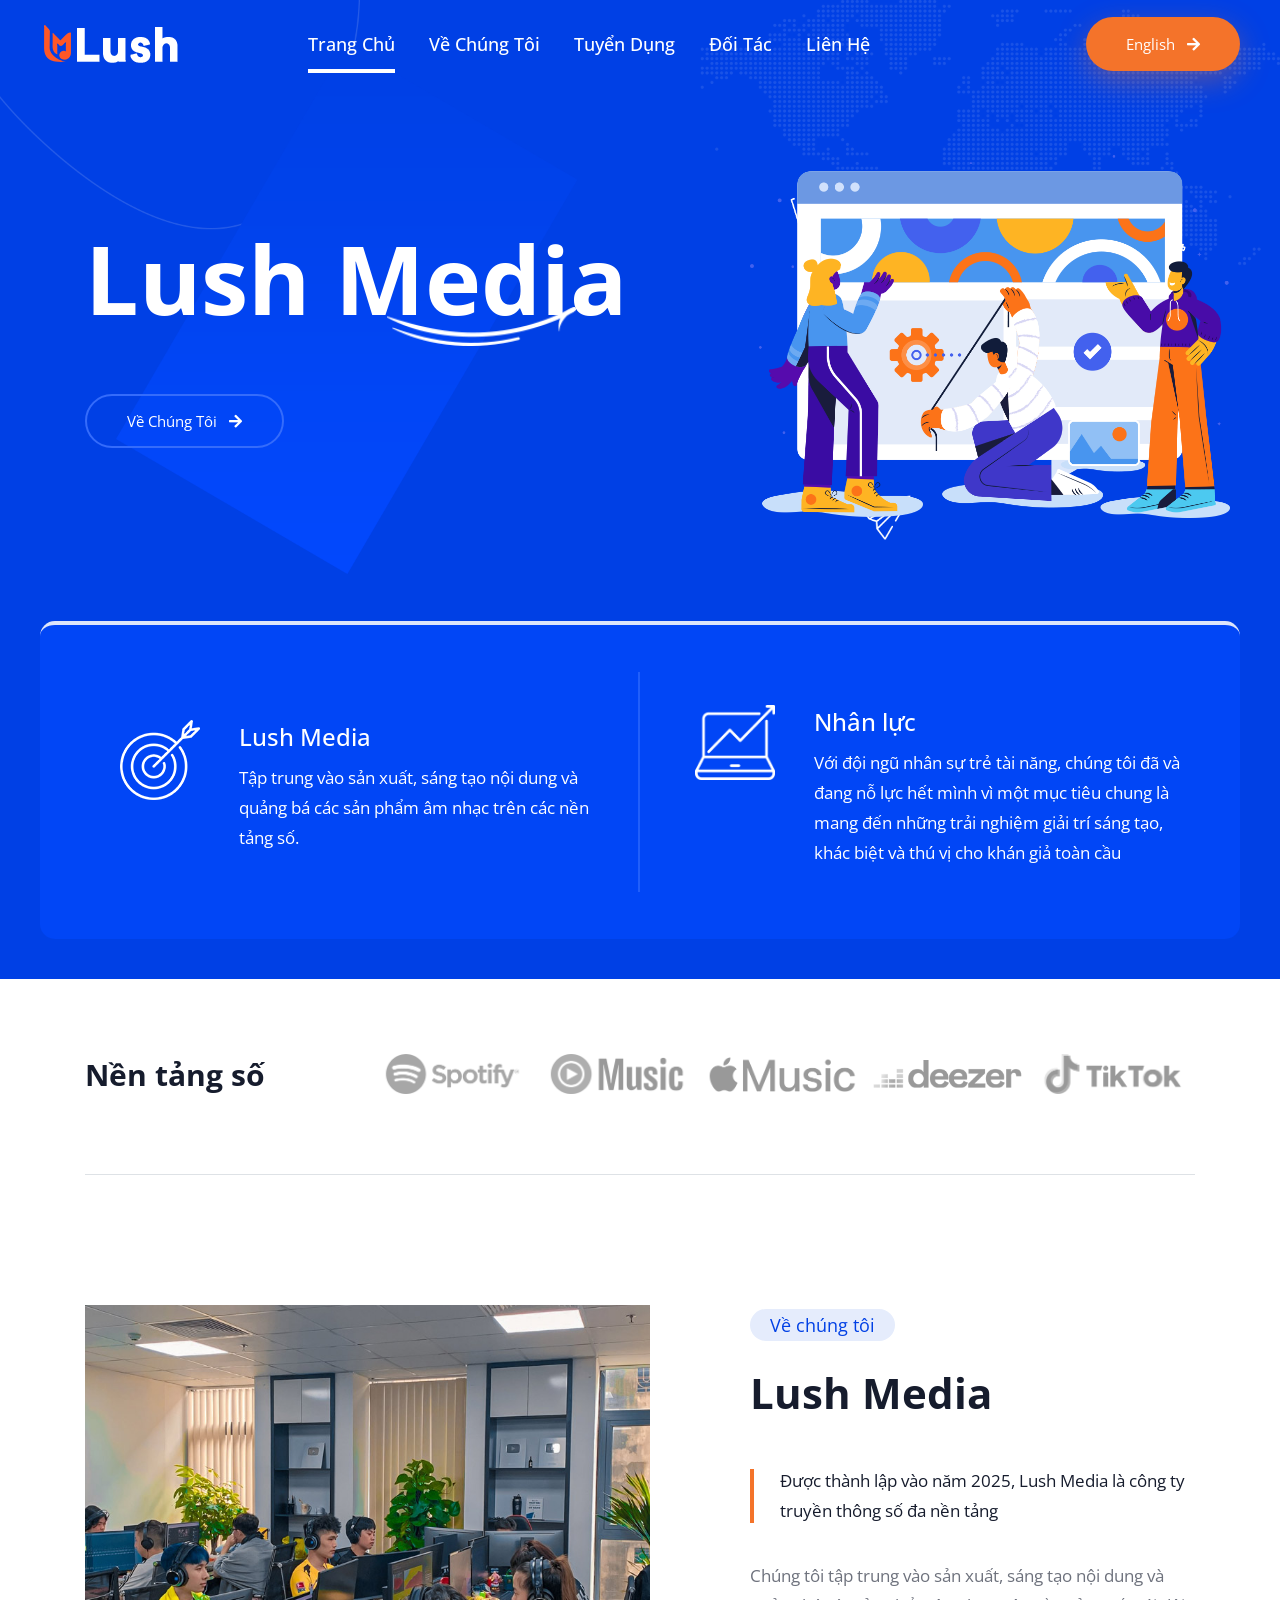
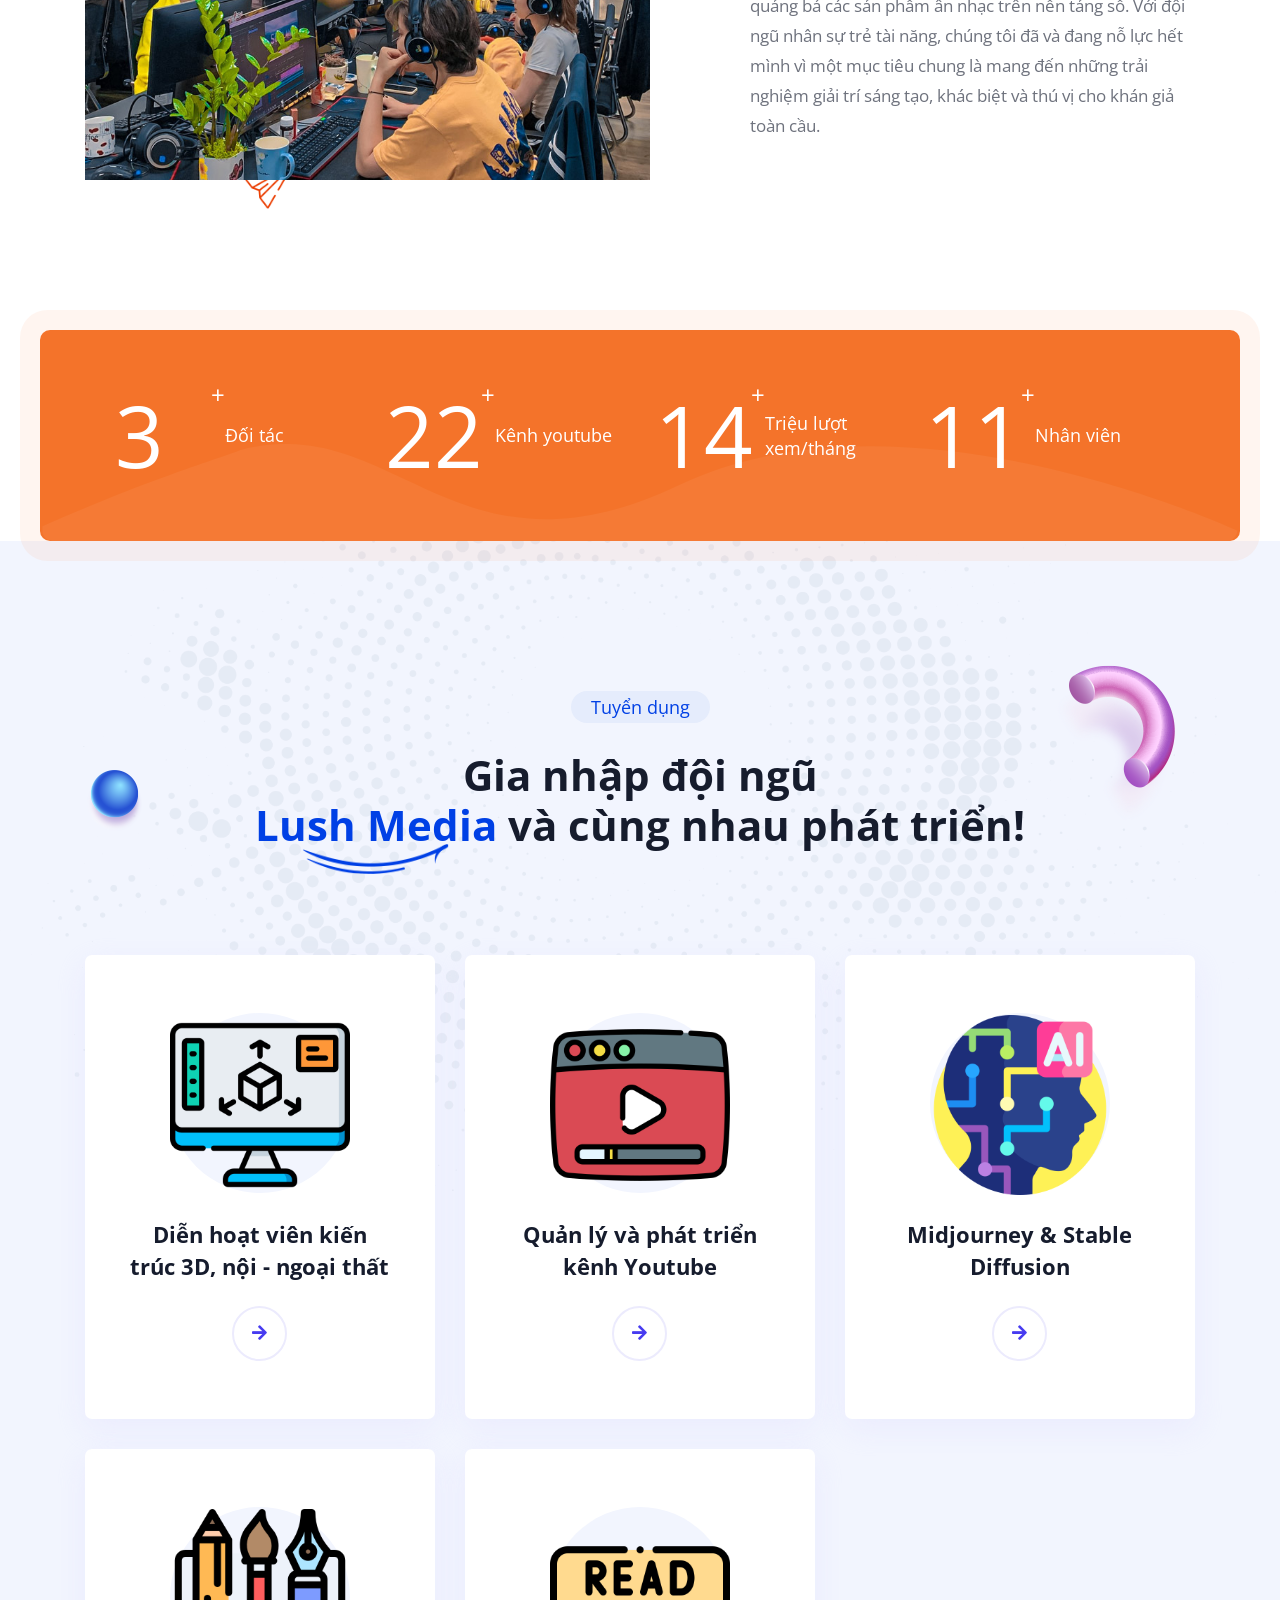
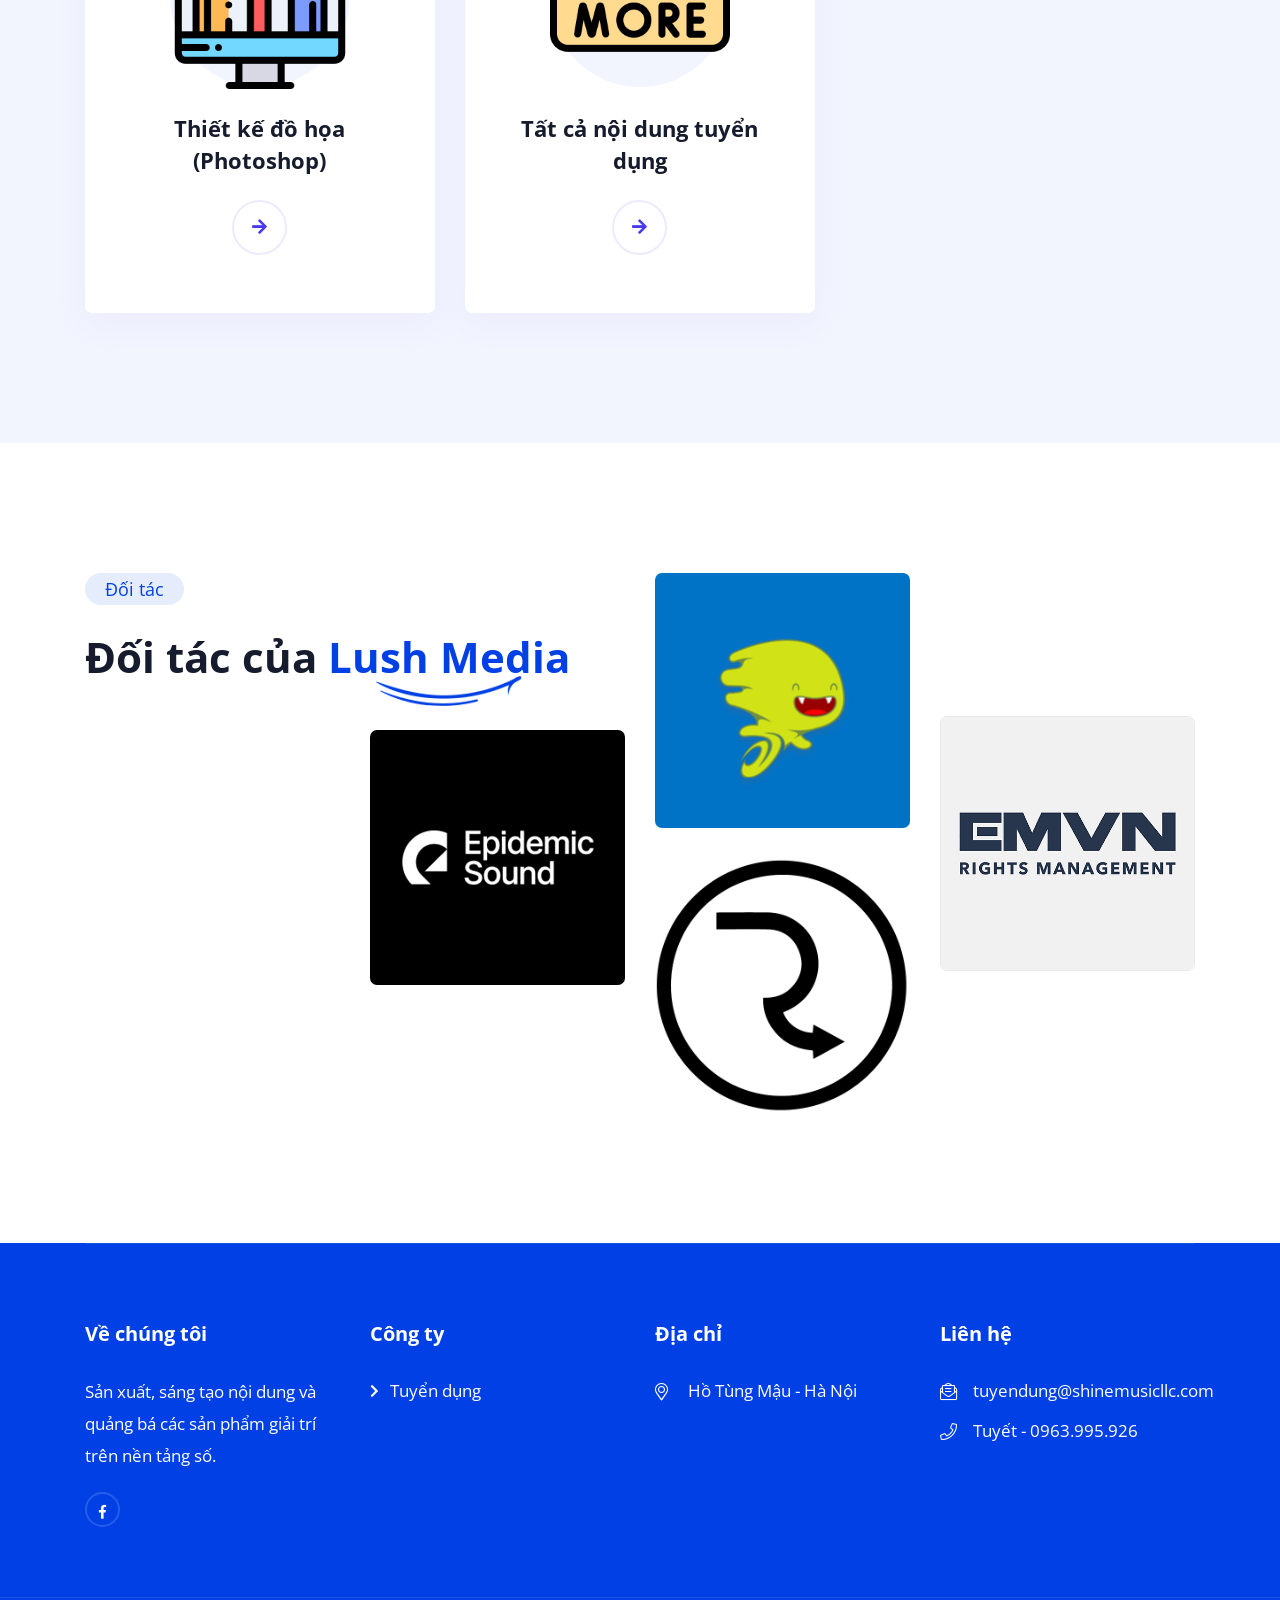
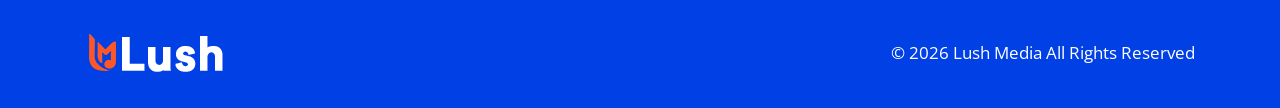
<file: index.html>
<!DOCTYPE html>
    <html lang="vi">
    <head>
        <meta charset="UTF-8">
        <meta http-equiv="X-UA-Compatible" content="IE=edge">
        <meta name="viewport" content="width=device-width, initial-scale=1.0">
		<meta name='robots' content="index, follow"/>
        <title>Lush Media - Công ty truyền thông số đa nền tảng</title>
		<meta name="description" content="Lush Media là Công ty truyền thông số đa nền tảng, tập trung vào Sản xuất và sáng tạo nội dung trên các nền tảng số Youtube, Tiktok, Spotify,...." />
        <!-- Favicon -->
        <link rel="icon" type="image/png" href="./assets/img/logo/favicon.png">		
		<meta property="og:site_name" content="Lush Media" />
		<meta property="og:type" content="article" />
		<meta property="og:title" content="Lush Media - Công ty truyền thông số đa nền tảng" />
		<meta property="og:description" content="Lush Media là Công ty truyền thông số đa nền tảng, tập trung vào Sản xuất và sáng tạo nội dung trên các nền tảng số Youtube, Tiktok, Spotify,...." />
		<meta property="og:url" content="index.html" />
		<meta property="og:image" content="./assets/img/logo/lush-media-logo.jpg" />
		<meta property="og:image:width" content="2560" />
		<meta property="og:image:height" content="1440" />
		<meta property="twitter:domain" content="www.lushmedia.co" />
		<meta property="twitter:title" content="Lush Media - Công ty truyền thông số đa nền tảng" />
		<meta property="twitter:description" content="Lush Media là Công ty truyền thông số đa nền tảng, tập trung vào Sản xuất và sáng tạo nội dung trên các nền tảng số Youtube, Tiktok, Spotify,...." />
		<meta property="twitter:image" content="./assets/img/logo/lush-media-logo.jpg" />



        <!-- Load CSS -->
        <link rel="stylesheet" href="assets/css/bootstrap.min.css">
        <link rel="stylesheet" href="assets/fonts/fontawesome/css/all.min.css">
		<link href="https://fonts.googleapis.com/css2?family=Open+Sans:ital,wght@0,300;0,400;0,500;0,600;0,700;0,800;1,300;1,400;1,500;1,600;1,700;1,800&display=swap" rel="stylesheet">
        <link rel="stylesheet" href="assets/fonts/flaticon/flaticon.css">
        <link rel="stylesheet" href="assets/css/animate.min.css">
        <link rel="stylesheet" href="assets/css/magnific-popup.min.css">
        <link rel="stylesheet" href="assets/css/slick.css">
        <link rel="stylesheet" href="assets/css/nice-select.css">
        <link rel="stylesheet" href="assets/css/default.css">
        <link rel="stylesheet" href="assets/css/style.css">
        <link rel="stylesheet" href="assets/css/responsive.css">
		


		
    </head>
    <body>
        <!--======= Start Preloader =======-->
        <div class="preloader">
            <img class="preloader-image" width="60" src="assets/img/logo/preloader-logo.png" alt="preloader"/>
        </div> <!-- /.preloader -->
        <!--====== End Preloader ======-->

        <!--====== Start Header Area ======-->
        <header class="header-area header-v2">
		 <div id="home"></div>
            <div class="header-navigation">
                <div class="container-fluid">
                    <div class="row align-items-center">
                        <!-- Brand Logo -->
                        <div class="col-xl-2 col-lg-4 col-md-5 col-6">
                            <div class="site-branding-and-language-selection">
                                <div class="brand-logo">
                                    <a href="index.html">
                                        <img src="assets/img/logo/lush-media-logo-1.png" alt="lush-media-logo" class="logo-v1">
                                        <img src="assets/img/logo/lush-media-logo-2.png" alt="lush-media-yellow-black" class="logo-v2">									
                                    </a>
                                </div>
                            </div>
                        </div>
                        <!-- Desktop and Mobile Menu -->
                        <div class="col-xl-7 col-lg-3 col-md-1 col-2 text-center">
                            <div class="primary-menu">
                                <div class="nav-menu">
                                    <!-- Navbar Close Icon -->
                                    <div class="navbar-close">
                                        <div class="cross-wrap"><span class="top"></span><span class="bottom"></span></div>
                                    </div>
                                    <nav class="main-menu">
                                        <ul>
                                            <li class="menu-item">
                                                <a href="#home" class="nav-link active">Trang Chủ</a>
                                            </li>
                                            <li class="menu-item">
                                                <a href="#about" class="nav-link">Về chúng tôi</a>
                                            </li>
                                            <li class="menu-item">
                                                <a href="tuyen-dung" class="nav-link">Tuyển dụng</a>
                                            </li>
                                            <li class="menu-item">
                                                <a href="#partner" class="nav-link">Đối tác</a>
                                            </li>
                                            <li class="menu-item">
                                                <a href="#contact" class="nav-link">Liên hệ</a>
                                            </li>											
                                        </ul>
                                    </nav>
                                </div>
                            </div>
                        </div>
                        <!-- Menu Right -->
                        <div class="col-xl-3 col-lg-5 col-md-6 col-4">
                            <div class="header-right">
                                <ul>
                                    <li class="get-started-wrapper">
                                        <a href="./en" class="filled-btn bg-burning-orange">
                                            English <i class="fas fa-arrow-right"></i>
                                        </a>
                                    </li>
                                    <li>
                                        <div class="menu-toggle">
                                            <div class="menu-overlay"></div>
                                            <!-- Navbar Toggler -->
                                            <div class="nav-toggle">
                                                <div class="navbar-toggler float-end">
                                                    <span></span>
                                                    <span></span>
                                                    <span></span>
                                                </div>
                                            </div>
                                        </div>
                                    </li>
                                </ul>
                            </div>
                        </div>
                    </div> <!-- /.row -->
                </div> <!-- /.container-fluid -->
            </div> <!-- /.header-navigation -->
        </header> <!-- /.header-area -->
        <!--====== End Header Area ======-->
		
		
		
        <!--====== Start Hero Area ======-->
        <section class="hero-area hero-v2 bg-contain bg-ocean-blue hero-padding" style="background-image: url(assets/img/home/hero-map-bg.png);">
            <div class="container">
                <div class="row align-items-center">
                    <div class="col-lg-7">
                        <div class="hero-content">
                            <div class="section-title section-title-white">
                                <h1 class="wow fadeInUp" data-wow-delay="0.3s" data-wow-duration="1500ms">Lush <span>Media</span> <!--Agency--></h1>
                                <div class="section-button-wrapper section-dual-button wow fadeInUp" data-wow-delay="0.4s" data-wow-duration="1500ms">
                                    <span>
                                        <a href="#about" class="filled-btn btn-bordered">
                                            Về chúng tôi <i class="fas fa-arrow-right"></i>
                                        </a>
                                    </span>
                                </div>
                            </div>
                        </div>
                    </div>
                    <div class="col-lg-5">
                        <div class="blob-image-wrapper">
                            <div class="blob-shape-wrapper">
                                <img src="assets/img/particle/thumbs-up-particle-white.png" alt="white thumbs up" class="blob-shape blob-shape-1 animate-float-bob-y">
                                <img src="assets/img/particle/announcement-particle-white.png" alt="white announcement" class="blob-shape blob-shape-2 animate-float-bob-x">
                                <img src="assets/img/particle/paper-plane-particle-white.png" alt="white paper plane" class="blob-shape blob-shape-3 animate-float-bob-x">
                            </div>
                            <div class="blob-main-image wow fadeInUp" data-wow-delay="500ms" data-wow-duration="2500ms">
                                <img src="assets/img/home/home-media.png" alt="home-lush-media">
                            </div>
                        </div> <!-- /.blob-image-wrapper -->
                    </div>
                </div> <!-- /.row -->
            </div> <!-- .container -->
            <div class="hero-infobox-area">
                <div class="container-fluid">
                    <div class="hero-infobox-internal">
                        <div class="row gap-40 justify-content-xl-between align-items-center">
                            <div class="col-lg-6">
                                <div class="infobox-item wow fadeInUp" data-wow-delay="00ms" data-wow-duration="1500ms">
                                    <div class="infobox-icon">
                                        <img src="assets/img/home/infobox-icon-1.png" alt="info-icon-one">
                                    </div>
                                    <div class="infobox-content">
                                        <h4 class="infobox-title">Lush Media</h4>
                                        <p>Tập trung vào sản xuất, sáng tạo nội dung và quảng bá các sản phẩm âm nhạc trên các nền tảng số.</p>
                                    </div>
                                </div>
                            </div>
                            <div class="col-lg-6">
                                <div class="infobox-item wow fadeInUp" data-wow-delay="200ms" data-wow-duration="1500ms">
                                    <div class="infobox-icon">
                                        <img src="assets/img/home/infobox-icon-2.png" alt="infobox-icon-2">
                                    </div>
                                    <div class="infobox-content">
                                        <h4 class="infobox-title">Nhân lực</h4>
                                        <p>Với đội ngũ nhân sự trẻ tài năng, chúng tôi đã và đang nỗ lực hết mình vì một mục tiêu chung là mang đến những trải nghiệm giải trí sáng tạo, khác biệt và thú vị cho khán giả toàn cầu</p>
                                    </div>
                                </div>
                            </div>
                        </div>
                    </div>
                </div> <!-- /.container -->
            </div> <!-- /.hero-infobox-area -->
        </section> <!-- /.hero-area -->
        <!--======= End Hero Area =======-->
		
		
		<!--======= Start Brands Slider =======-->
        <div class="brands-area wow fadeInUp" data-wow-delay="00ms" data-wow-duration="2500ms">
            <div class="container">
                <div class="section-internal border-bottom pt-75 pb-80">
                    <div class="row align-items-center">
                        <div class="col-lg-3">
                            <div class="brands-content">
                                <div class="brands-section-title">
                                    <h3>Nền tảng số</h3>
                                </div>
                            </div>
                        </div>
                        <div class="col-lg-9">
                            <div class="brands-slider" id="brands-slider">
                                <div class="brands-item">
                                    <img src="assets/img/logo/spotify-logo.png" alt="spotify-logo">
                                </div>
                                <div class="brands-item">
                                    <img src="assets/img/logo/youtube-music.png" alt="youtube-music">
                                </div>
                                <div class="brands-item">
                                    <img src="assets/img/logo/apple-logo.png" alt="apple-logo">
                                </div>
                                <div class="brands-item">
                                    <img src="assets/img/logo/deezer-logo.png" alt="deezer-logo">
                                </div>
                                <div class="brands-item">
                                    <img src="assets/img/logo/tiktok-logo.png" alt="tiktok-logo">
                                </div>
                            </div>
                        </div>
                    </div> <!-- /.row -->
                </div> <!-- /.section-internal -->
            </div> <!-- /.container -->
        </div> <!-- /.brands-area -->
        <!--======= End Brands Slider =======-->
		
		
		
		
        <!--====== Start About Us Area ======-->
		<div id="about"></div>
        <section class="about-us-area pt-130 pb-150">
            <div class="container">
                <div class="row align-items-center align-items-center">
                    <div class="col-lg-7">
                        <div class="blob-image-wrapper content-right-spacer">
                            <div class="blob-shape-wrapper">
                                <img src="assets/img/particle/thumbs-up-particle-blue.png" alt="blue thumbs up" class="blob-shape blob-shape-1 animate-float-bob-y">
                                <img src="assets/img/particle/announcement-particle-orange.png" alt="orange announcement" class="blob-shape blob-shape-2 animate-float-bob-x">
                                <img src="assets/img/particle/paper-plane-particle-orange.png" alt="orange paper plane" class="blob-shape blob-shape-3 animate-float-bob-x">
                            </div>
                            <div class="blob-main-image wow fadeInUp" data-wow-delay="00ms" data-wow-duration="2500ms">
                                <img src="assets/img/home/ve-chung-toi.jpg" alt="ve-chung-toi">
                            </div>
                        </div> <!-- /.blob-image-wrapper -->
                    </div>
                    <div class="col-lg-5">
                        <div class="section-title section-title-ocean-blue">
                            <div class="section-heading-tag">
                                <span class="single-heading-tag">Về chúng tôi</span>
                            </div>
                            <h2>Lush Media
                            </h2>
                            <div class="section-title-quote">
                                <p>Được thành lập vào năm 2025, Lush Media là công ty truyền thông số đa nền tảng</p>
                            </div>
                            <div class="section-title-description">
                                <p>Chúng tôi tập trung vào sản xuất, sáng tạo nội dung và quảng bá các sản phẩm ân nhạc trên nền tảng số. Với đội ngũ nhân sự trẻ tài năng, chúng tôi đã và đang nỗ lực hết mình vì một mục tiêu chung là mang đến những trải nghiệm giải trí sáng tạo, khác biệt và thú vị cho khán giả toàn cầu.</p>
                            </div>
                        </div>
                    </div>
                </div> <!-- /.row -->
            </div> <!-- /.container -->
        </section> <!-- /.about-us-area -->
        <!--====== End About Us Area ======-->
        <!--====== Start Counter Up Area ======-->
        <div class="counter-up-area section-bg-overflow">
            <div class="container-fluid">
                <div class="counterup-internal bg-burning-orange wow fadeInUp" style="background-image: url(assets/img/particle/section-curve-shape.svg);" data-wow-delay="00ms" data-wow-duration="2500ms">
                    <div class="row align-items-center">
                        <!-- Single Counter Up -->
                        <div class="col-lg-3 col-sm-6">
                            <div class="single-counter-up single-counter-up-v2">
                                <div class="counterup-info">
                                    <h2>
                                        <span class="counter">15</span>
                                        <span class="sign">+</span>
                                    </h2>
                                    <p>Đối tác </p>
                                </div>
                            </div> <!-- /.single-counter-up -->
                        </div>
                        <!-- Single Counter Up -->
                        <div class="col-lg-3 col-sm-6">
                            <div class="single-counter-up single-counter-up-v2">
                                <div class="counterup-info">
                                    <h2>
                                        <span class="counter">99</span>
                                        <span class="sign">+</span>
                                    </h2>
                                    <p>Kênh youtube</p>
                                </div>
                            </div> <!-- /.single-counter-up -->
                        </div>
                        <!-- Single Counter Up -->
                        <div class="col-lg-3 col-sm-6">
                            <div class="single-counter-up single-counter-up-v2">
                                <div class="counterup-info">
                                    <h2>
                                        <span class="counter">65</span>
                                        <span class="sign">+</span>
                                    </h2>
                                    <p>Triệu lượt xem/tháng</p>
                                </div>
                            </div> <!-- /.single-counter-up -->
                        </div>
                        <!-- Single Counter Up -->
                        <div class="col-lg-3 col-sm-6">
                            <div class="single-counter-up single-counter-up-v2">
                                <div class="counterup-info">
                                    <h2>
                                        <span class="counter">50</span>
                                        <span class="sign">+</span>
                                    </h2>
                                    <p>Nhân viên</p>
                                </div>
                            </div> <!-- /.single-counter-up -->
                        </div>
                    </div> <!-- /.row -->
                </div>
            </div> <!-- /.container-->
        </div> <!-- /.counter-up-area -->
        <!--====== End Counter Up Area ======-->
		
		
		
		
        <!--====== Start Our Services Area ======-->
        <section class="our-services our-services-v1 pt-150 pb-100" style="background-image: url(assets/img/home/dots-pattern-bg.png);">
            <div class="container">
                <div class="service-area-internal">
                    <div class="section-particle-effect d-none d-lg-block">
                        <img class="particle-1 animate-zoominout" src="assets/img/particle/gradient-ball-shape.png" alt="ball shape">
                        <img class="particle-3 animate-rotate-me" src="assets/img/particle/gradient-curve-shape.png" alt="curve shape">
                    </div>
                    <div class="row justify-content-center">
                        <div class="col-12">
                            <div class="section-title mb-105 text-center section-title-ocean-blue">
                                <div class="section-heading-tag">
                                    <span class="single-heading-tag">Tuyển dụng</span>
                                </div>
                                <h2>Gia nhập đội ngũ <br class="d-none d-md-block">
                                    <span>Lush Media</span> 
                                   và cùng nhau phát triển!
                                </h2>
                            </div>
                        </div>
                    </div> <!-- /.row -->
                </div> <!-- /.service-area-internal -->
            </div> <!-- /.container -->
            <div class="service-area-content">
                <div class="container-fluid">
                    <div class="row">
                        <div class="col-xl-2 col-lg-4 col-md-6">
                            <div class="single-service-box single-service-box-v2 wow fadeInUp" data-wow-delay="0.1s">
                                <div class="service-thumbnail">
                                    <img src="assets/img/home/dien-hoat-vien-kien-truc.png" alt="dien-hoat-vien-kien-truc">
                                </div>
                                <div class="service-box-content">
                                    <h5 class="service-box-title">Diễn hoạt viên kiến trúc 3D, nội - ngoại thất</h5>
                                    <div class="service-box-btn">
                                        <a href="tuyen-dung/dien-hoat-vien-kien-truc"><i class="fas fa-arrow-right"></i></a>
                                    </div>
                                </div>
                            </div> 
                        </div>
                        <div class="col-xl-2 col-lg-4 col-md-6">
                            <div class="single-service-box single-service-box-v2 wow fadeInUp" data-wow-delay="0.2s">
                                <div class="service-thumbnail">
                                    <img src="assets/img/home/phat-trien-kenh-youtube.png" alt="phat-trien-kenh-youtube">
                                </div>
                                <div class="service-box-content">
                                    <h5 class="service-box-title">Quản lý và phát triển kênh Youtube</h5>
                                    <div class="service-box-btn">
                                        <a href="tuyen-dung/phat-trien-kenh-youtube"><i class="fas fa-arrow-right"></i></a>
                                    </div>
                                </div>
                            </div>
                        </div>
				
						
                        <div class="col-xl-2 col-lg-4 col-md-6">
                            <div class="single-service-box single-service-box-v2 wow fadeInUp" data-wow-delay="0.3s">
                                <div class="service-thumbnail">
                                    <img src="assets/img/home/artificial-intelligence.png" alt="tuyen-dung-midjourney-stable-diffusion">
                                </div>
                                <div class="service-box-content">
                                    <h5 class="service-box-title">Midjourney & Stable Diffusion</h5>
                                    <div class="service-box-btn"> 
                                        <a href="tuyen-dung/ai-design"><i class="fas fa-arrow-right"></i></a>
                                    </div>
                                </div>
                            </div>
                        </div>


	<!--	
                        <div class="col-xl-2 col-lg-4 col-md-6">
                            <div class="single-service-box single-service-box-v2 wow fadeInUp" data-wow-delay="0.3s">
                                <div class="service-thumbnail">
                                    <img src="assets/img/home/music-producer.png" alt="music-producer">
                                </div>
                                <div class="service-box-content">
                                    <h5 class="service-box-title">Nghệ sĩ sản xuất âm nhạc (Music Producer)</h5>
                                    <div class="service-box-btn">
                                        <a href="tuyen-dung/music-producer"><i class="fas fa-arrow-right"></i></a>
                                    </div>
                                </div>
                            </div>
                        </div>	
	-->							
						
							
                        <div class="col-xl-2 col-lg-4 col-md-6">
                            <div class="single-service-box single-service-box-v2 wow fadeInUp" data-wow-delay="0.5s">
                                <div class="service-thumbnail">
                                    <img src="assets/img/home/thiet-ke-do-hoa.png" alt="thiet-ke-do-hoa">
                                </div>
                                <div class="service-box-content">
                                    <h5 class="service-box-title">Thiết kế đồ họa (Photoshop)</h5>
                                    <div class="service-box-btn">
                                        <a href="tuyen-dung/thiet-ke-do-hoa"><i class="fas fa-arrow-right"></i></a>
                                    </div>
                                </div>
                            </div>
                        </div>  
						
                         <div class="col-xl-2 col-lg-4 col-md-6">
                            <div class="single-service-box single-service-box-v2 wow fadeInUp" data-wow-delay="0.4s">
                                <div class="service-thumbnail">
                                    <img src="assets/img/home/tuyen-dung.png" alt="tuyen-dung">
                                </div>
                                <div class="service-box-content">
                                    <h5 class="service-box-title">Tất cả nội dung tuyển dụng</h5>
                                    <div class="service-box-btn">
                                        <a href="tuyen-dung"><i class="fas fa-arrow-right"></i></a>
                                    </div>
                                </div>
                            </div>
                        </div>                         
                    </div> <!-- /.row -->
                </div> <!-- /.container-fluid -->
            </div> <!-- /.service-area-content -->
        </section> <!-- /.our-services -->
        <!--====== End Our Services Area ======-->
		
		
		
		
		
        <!--====== Start Our Team Area ======-->
<div id="partner"></div>
        <section class="our-team-area pt-130 pb-100">
            <div class="container">
                <div class="row justify-content-center justify-content-lg-start">
                    <div class="col-lg-6">
                        <div class="section-title text-center text-lg-left section-title-ocean-blue">
                            <div class="section-heading-tag">
                                <span class="single-heading-tag">Đối tác</span>
                            </div>
                            <h2>Đối tác của
                                <span>Lush Media</span> 
                            </h2>
                        </div>
                        <div class="row justify-content-end">
                            <!-- Single Team Member -->
                            <div class="col-lg-6">
                                <div class="single-team-member wow fadeInUp" data-wow-delay="0ms" data-wow-duration="1500ms">
                                    <div class="team-member-thumb">
                                        <img src="assets/img/partner/epidemic.jpg" alt="epidemic">
                                    </div>
									 <div class="team-member-bio">
                                        <h5 class="team-member-name">
                                           Epidemic Sounds
                                        </h5>
                                        <p class="team-member-role">
                                            Hãng thu âm
                                        </p>
                                    </div>
									<!--
                                    <div class="team-member-bio">
                                        <h5 class="team-member-name">
                                            Donald L. Juarez
                                        </h5>
                                        <p class="team-member-role">
                                            CEO & Founder
                                        </p>
                                        <div class="social-links">
                                            <ul>
                                                <li><a href="#"><i class="fab fa-facebook-f"></i></a></li>
                                                <li><a href="#"><i class="fab fa-twitter"></i></a></li>
                                                <li><a href="#"><i class="fab fa-youtube"></i></a></li>
                                                <li><a href="#"><i class="fab fa-behance"></i></a></li>
                                            </ul>
                                        </div>
                                    </div>
									-->
                                </div>
                            </div>
                        </div>
                    </div>
                    <div class="col-lg-6">
                        <div class="team-member-content">
                            <div class="row align-items-center">
                                <div class="col-lg-6">
                                    <!-- Single Team Member -->
                                    <div class="single-team-member wow fadeInUp" data-wow-delay="100ms" data-wow-duration="1500ms">
                                        <div class="team-member-thumb">
                                            <img src="assets/img/partner/distrokid.png" alt="distrokid">
                                        </div>
                                        <div class="team-member-bio">
                                            <h5 class="team-member-name">
                                                Distrokid
                                            </h5>
                                            <p class="team-member-role">
                                                Hãng thu âm
                                            </p>
                                        </div>
                                    </div>
                                    <!-- Single Team Member -->
                                    <div class="single-team-member wow fadeInDown" data-wow-delay="200ms" data-wow-duration="1500ms">
                                        <div class="team-member-thumb">
                                            <img src="assets/img/partner/Routenote.png" alt="Routenote">
                                        </div>
                                        <div class="team-member-bio">
                                            <h5 class="team-member-name">
                                                RouteNote
                                            </h5>
                                            <p class="team-member-role">
                                                Nhà phân phối
                                            </p>
                                        </div>
                                    </div>
                                </div>
                                <!-- Single Team Member -->
                                <div class="col-lg-6">
                                    <div class="single-team-member wow fadeInUp" data-wow-delay="300ms" data-wow-duration="1500ms">
                                        <div class="team-member-thumb">
                                            <img src="assets/img/partner/emvn.jpg" alt="emvn">
                                        </div>
                                        <div class="team-member-bio">
                                            <h5 class="team-member-name">
                                                EMVN
                                            </h5>
                                            <p class="team-member-role">
                                                Nhà phân phối
                                            </p>
                                        </div>
                                    </div>
									<!--
									<div class="team-btn-wrapper text-center mt-90 wow fadeInUp" data-wow-delay="400ms" data-wow-duration="1500ms">
                                        <a href="team.html" class="filled-btn bg-ocean-blue">
                                            View More <i class="fas fa-arrow-right"></i>
                                        </a>
                                    </div>
									-->
                                </div>
                            </div>
                        </div>
                    </div>
                </div> <!-- /.row -->	
            </div> <!-- /.container -->
        </section> <!-- /.our-team-area -->
        <!--====== End Our Team Area ======-->




        <!--====== Start Footer Area ======-->
        <footer class="footer-area footer-area-v2 bg-ocean-blue">
            <div class="container">
                <div class="footer-area-internal">
                    <div class="row">
                        <!-- Single Footer Widget -->
                        <div class="col-lg-3 col-md-6 wow fadeInUp" data-wow-delay="0.1s">
                            <div class="single-footer-widget footer-text-widget">
                                <h5 class="widget-title">Về chúng tôi</h5>
                                <p>Sản xuất, sáng tạo nội dung và quảng bá các sản phẩm giải trí trên nền tảng số.</p>
                                <div class="footer-social-links">
                                    <ul>
                                        <li><a href="#"><i class="fab fa-facebook-f"></i></a></li>
                                    </ul>
                                </div>
                            </div>
                        </div>
                        <!-- Single Footer Widget -->
                        <div class="col-lg-3 col-md-6 wow fadeInUp" data-wow-delay="0.3s">
                            <div class="single-footer-widget">
                                <h5 class="widget-title">Công ty</h5>
                                <div class="footer-widget-menu">
                                    <ul>
                                        <li><a href="/tuyen-dung">Tuyển dụng</a></li>
                                    </ul>
                                </div>
                            </div> 
                        </div>
                        <!-- Single Footer Widget -->
						
						
					<div id="contact"></div>
			
                        <div class="col-lg-3 col-md-6 wow fadeInUp" data-wow-delay="0.5s">
                            <div class="single-footer-widget contact-us-widget">
                                <h5 class="widget-title">Địa chỉ</h5>
                                <div class="footer-widget-menu">
                                    <ul>
                                        <li><a href="#contact"><i class="fal fa-map-marker-alt"></i> Hồ Tùng Mậu - Hà Nội</a></li>
                                    </ul>
                                </div>
                            </div> 
                        </div>
                        <!-- Single Footer Widget -->
                        <div class="col-lg-3 col-md-6 wow fadeInUp" data-wow-delay="0.7s">
                            <div class="single-footer-widget contact-us-widget">
                                <h5 class="widget-title">Liên hệ</h5>
                                <div class="footer-widget-menu">
                                    <ul>
                                        <li><a href="#contact"><i class="fal fa-envelope-open-text"></i> tuyendung@shinemusicllc.com</a></li>		
                                        <li><a href="#contact"><i class="fal fa-phone"></i>Tuyết - 0963.995.926</a></li>												
                                    </ul>
                                </div>
                            </div> 
                        </div>
                    </div> <!-- /.row -->
                </div> <!-- /.footer-area-internal -->
            </div> <!-- /.container -->
            <div class="footer-copyright-area wow fadeInDown" data-wow-delay="0.8s">
                <div class="container">
                    <div class="row align-items-center">
                        <div class="col-md-6 col-sm-4">
                            <div class="footer-logo">
                                <img src="assets/img/logo/lush-media-logo-1.png" alt="lush-media-logo">
                            </div>
                        </div>
                        <div class="col-md-6 col-sm-8">
                            <div class="footer-copyright">
                                <p>&copy; 2026 <a href="#">Lush Media</a> All Rights Reserved</p>
                            </div>
                        </div>
                    </div> <!-- /.row -->
                </div> <!-- /.container -->
            </div> <!-- /.footer-copyright-area -->
        </footer> <!-- /.footer-area -->
		
		
		
		
        <!--====== End Footer Area ======-->
        <!--======= Scroll To Top =======-->
        <a href="#" data-target="html" class="scroll-to-target scroll-to-top bg-burning-orange"><i class="fa fa-angle-up"></i></a>
		
		
        <!--====== Optional Javascript ======-->
        <script src="assets/js/jquery-3.6.0.min.js"></script>
        <!--====== Popper JS ======-->
        <script src="assets/js/popper.min.js"></script>
        <!--====== Bootstrap JS ======-->
        <script src="assets/js/bootstrap.min.js"></script>
        <!--====== Slick Slider JS ======-->
        <script src="assets/js/slick.min.js"></script>
        <!--====== Wow JS ======-->
        <script src="assets/js/wow.js"></script>
        <!--====== Nice Select ======-->
        <script src="assets/js/jquery.nice-select.min.js"></script>
        <!--====== Counter Up JS ======-->
        <script src="assets/js/jquery.counterup.min.js"></script>
        <!--====== Magnific Popup JS ======-->
        <script src="assets/js/jquery.magnific-popup.min.js"></script>
        <!--====== Waypoint JS ======-->
        <script src="assets/js/jquery.waypoints.js"></script>
        <!--====== Main Script ======-->
        <script src="assets/js/main.js"></script>
    </body>
</html>
</file>
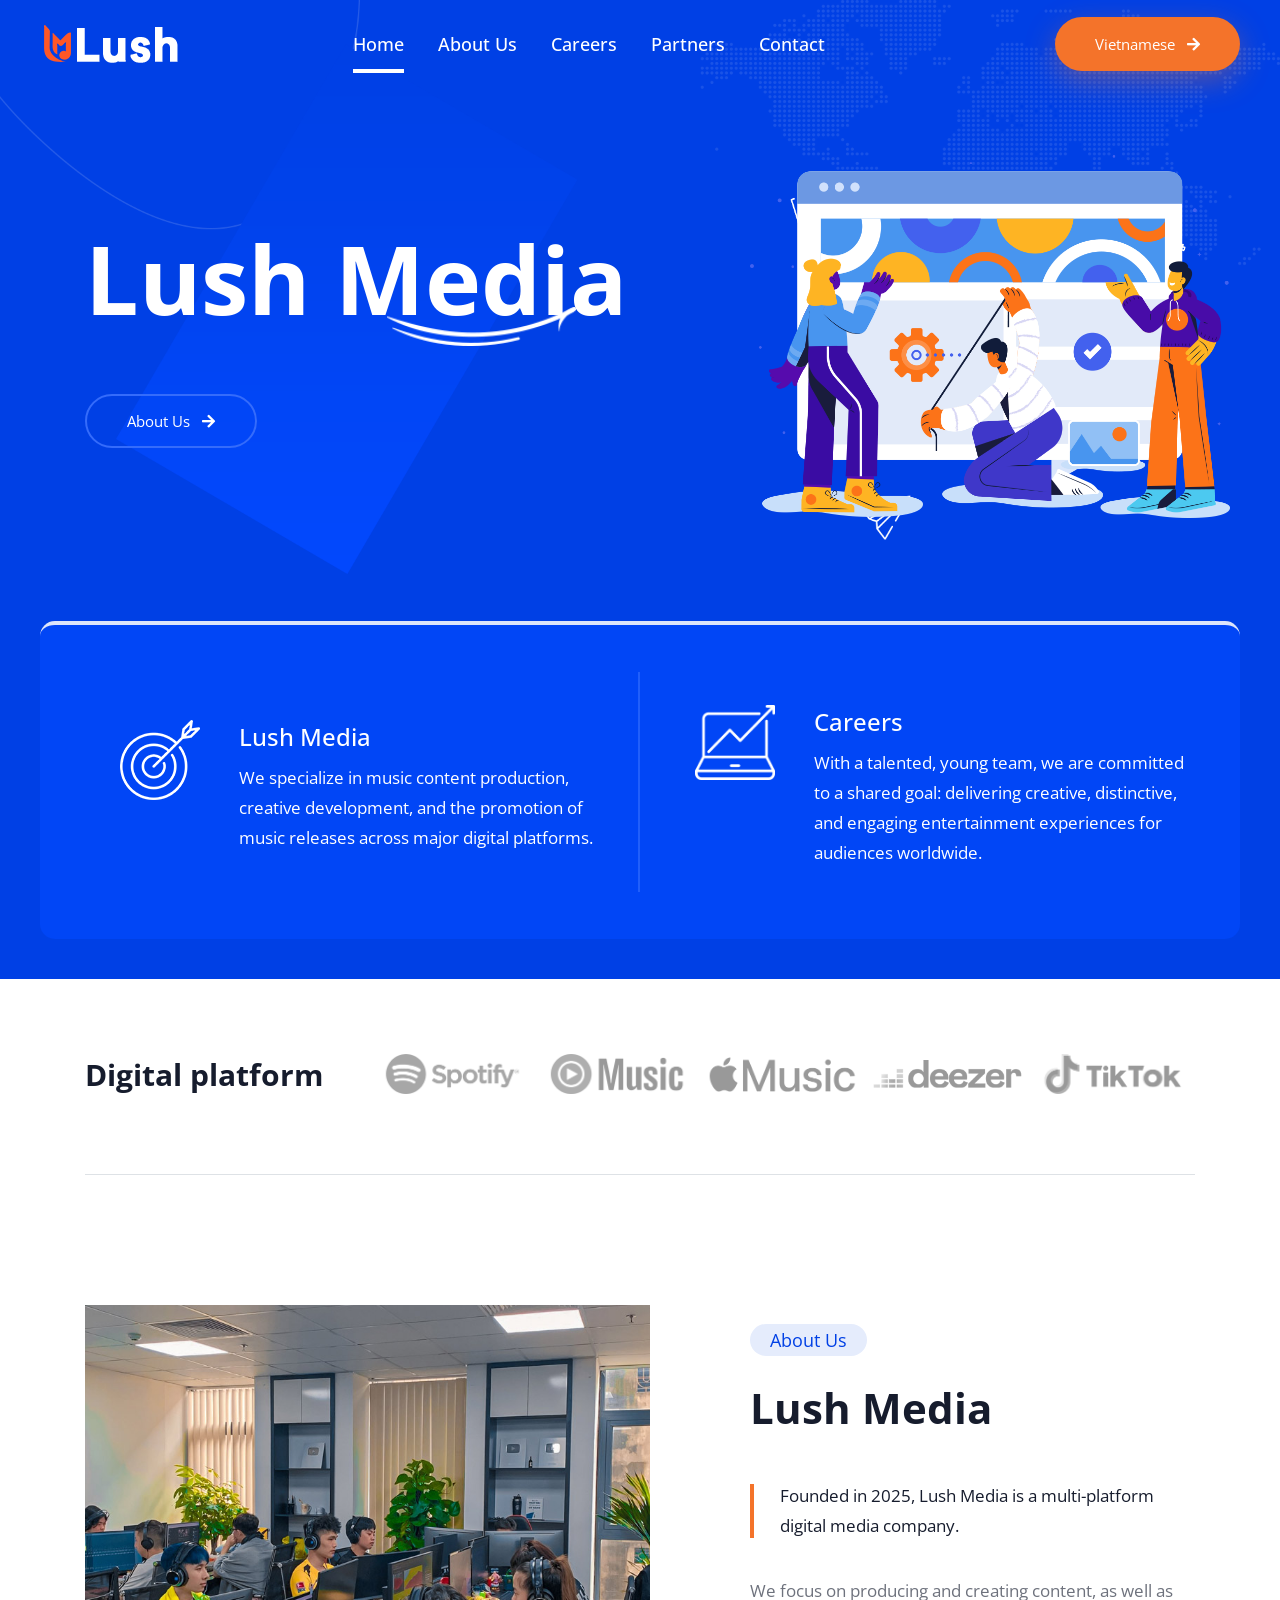
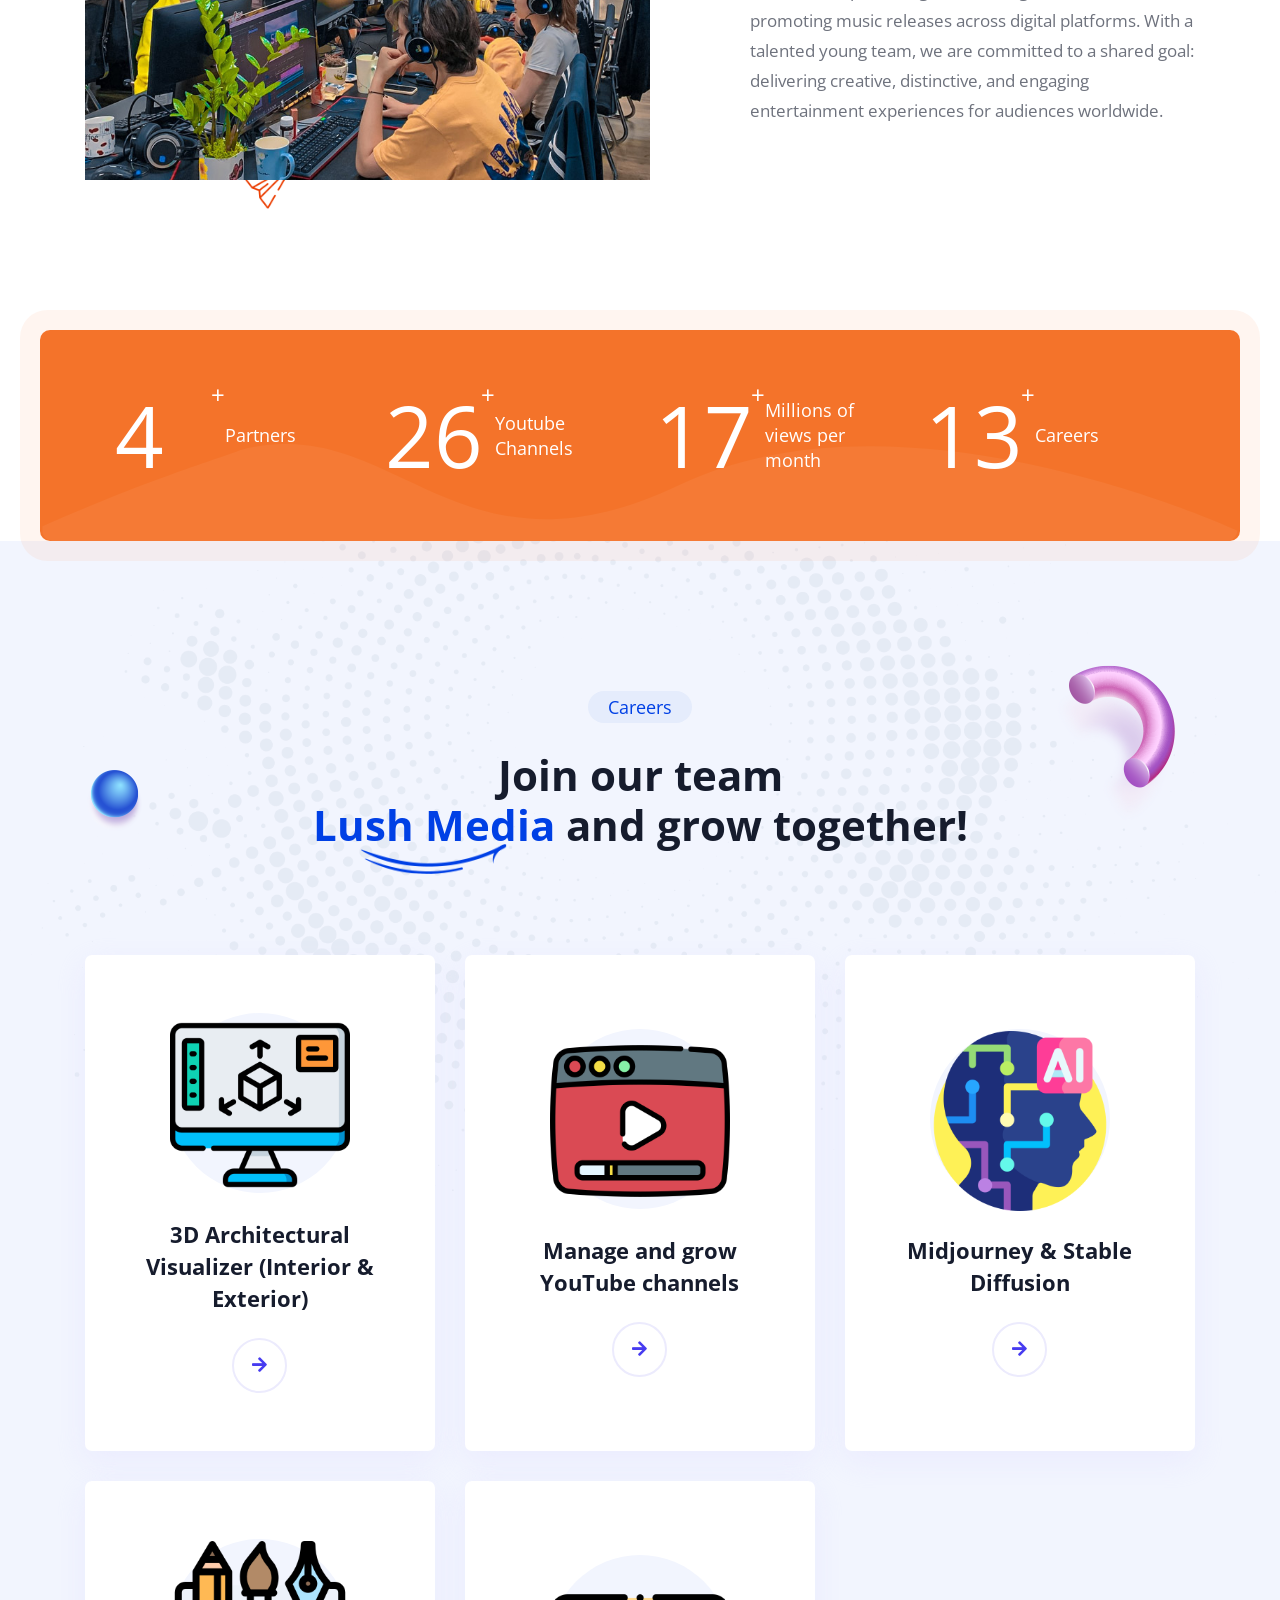
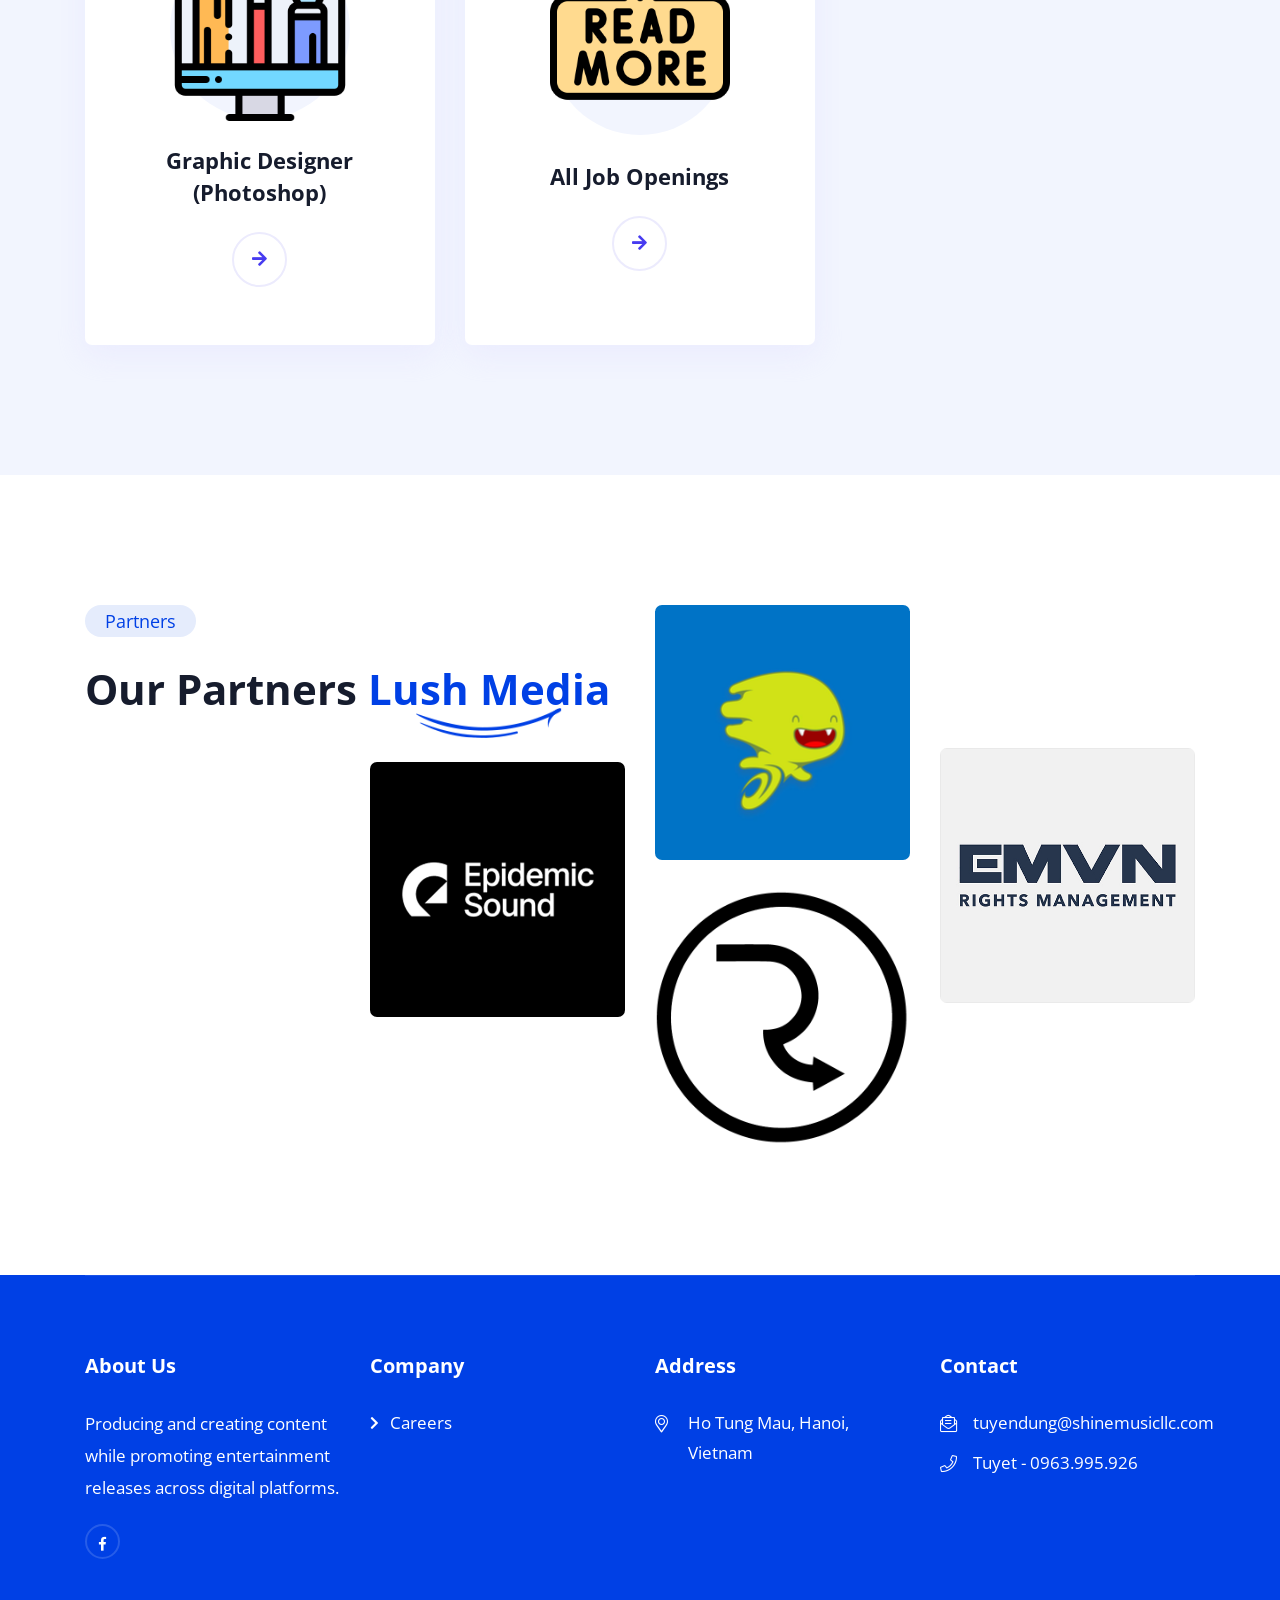
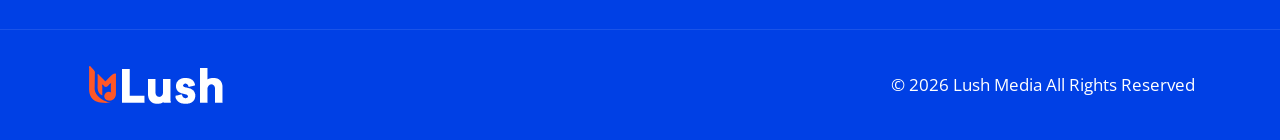
<file: en/index.html>
<!DOCTYPE html>
    <html lang="en">
    <head>
        <meta charset="UTF-8">
        <meta http-equiv="X-UA-Compatible" content="IE=edge">
        <meta name="viewport" content="width=device-width, initial-scale=1.0">
		<meta name='robots' content="index, follow"/>
        <title>Lush Media - Multi-platform digital media company</title>
		<meta name="description" content="Lush Media is a multi-platform digital media company focused on producing and creating content for major digital platforms such as YouTube, TikTok & Spotify." />
        <!-- Favicon -->
        <link rel="icon" type="image/png" href="./assets/img/logo/favicon.png">		
		<meta property="og:site_name" content="Lush Media" />
		<meta property="og:type" content="article" />
		<meta property="og:title" content="Lush Media - Multi-platform digital media company" />
		<meta property="og:description" content="Lush Media is a multi-platform digital media company focused on producing and creating content for major digital platforms such as YouTube, TikTok & Spotify." />
		<meta property="og:url" content="index.html" />
		<meta property="og:image" content="./assets/img/logo/lush-media-logo.jpg" />
		<meta property="og:image:width" content="2560" />
		<meta property="og:image:height" content="1440" />
		<meta property="twitter:domain" content="www.lushmedia.co" />
		<meta property="twitter:title" content="Lush Media - Multi-platform digital media company" />
		<meta property="twitter:description" content="Lush Media is a multi-platform digital media company focused on producing and creating content for major digital platforms such as YouTube, TikTok & Spotify" />
		<meta property="twitter:image" content="./assets/img/logo/lush-media-logo.jpg" />



        <!-- Load CSS -->
        <link rel="stylesheet" href="assets/css/bootstrap.min.css">
        <link rel="stylesheet" href="assets/fonts/fontawesome/css/all.min.css">
		<link href="https://fonts.googleapis.com/css2?family=Open+Sans:ital,wght@0,300;0,400;0,500;0,600;0,700;0,800;1,300;1,400;1,500;1,600;1,700;1,800&display=swap" rel="stylesheet">
        <link rel="stylesheet" href="assets/fonts/flaticon/flaticon.css">
        <link rel="stylesheet" href="assets/css/animate.min.css">
        <link rel="stylesheet" href="assets/css/magnific-popup.min.css">
        <link rel="stylesheet" href="assets/css/slick.css">
        <link rel="stylesheet" href="assets/css/nice-select.css">
        <link rel="stylesheet" href="assets/css/default.css">
        <link rel="stylesheet" href="assets/css/style.css">
        <link rel="stylesheet" href="assets/css/responsive.css">
		


		
    </head>
    <body>
        <!--======= Start Preloader =======-->
        <div class="preloader">
            <img class="preloader-image" width="60" src="assets/img/logo/preloader-logo.png" alt="preloader"/>
        </div> <!-- /.preloader -->
        <!--====== End Preloader ======-->

        <!--====== Start Header Area ======-->
        <header class="header-area header-v2">
		 <div id="home"></div>
            <div class="header-navigation">
                <div class="container-fluid">
                    <div class="row align-items-center">
                        <!-- Brand Logo -->
                        <div class="col-xl-2 col-lg-4 col-md-5 col-6">
                            <div class="site-branding-and-language-selection">
                                <div class="brand-logo">
                                    <a href="index.html">
                                        <img src="assets/img/logo/lush-media-logo-1.png" alt="lush-media-logo" class="logo-v1">
                                        <img src="assets/img/logo/lush-media-logo-2.png" alt="lush-media-yellow-black" class="logo-v2">									
                                    </a>
                                </div>
                            </div>
                        </div>
                        <!-- Desktop and Mobile Menu -->
                        <div class="col-xl-7 col-lg-3 col-md-1 col-2 text-center">
                            <div class="primary-menu">
                                <div class="nav-menu">
                                    <!-- Navbar Close Icon -->
                                    <div class="navbar-close">
                                        <div class="cross-wrap"><span class="top"></span><span class="bottom"></span></div>
                                    </div>
                                    <nav class="main-menu">
										<ul>
										  <li class="menu-item">
											<a href="#home" class="nav-link active">Home</a>
										  </li>
										  <li class="menu-item">
											<a href="#about" class="nav-link">About Us</a>
										  </li>
										  <li class="menu-item">
											<a href="#careers" class="nav-link">Careers</a>
										  </li>
										  <li class="menu-item">
											<a href="#partner" class="nav-link">Partners</a>
										  </li>
										  <li class="menu-item">
											<a href="#contact" class="nav-link">Contact</a>
										  </li>
										</ul>
                                    </nav>
                                </div>
                            </div>
                        </div>
                        <!-- Menu Right -->
                        <div class="col-xl-3 col-lg-5 col-md-6 col-4">
                            <div class="header-right">
                                <ul>
                                    <li class="get-started-wrapper">
                                        <a href="../" class="filled-btn bg-burning-orange">
                                            Vietnamese <i class="fas fa-arrow-right"></i>
                                        </a>
                                    </li>
                                    <li>
                                        <div class="menu-toggle">
                                            <div class="menu-overlay"></div>
                                            <!-- Navbar Toggler -->
                                            <div class="nav-toggle">
                                                <div class="navbar-toggler float-end">
                                                    <span></span>
                                                    <span></span>
                                                    <span></span>
                                                </div>
                                            </div>
                                        </div>
                                    </li>
                                </ul>
                            </div>
                        </div>
                    </div> <!-- /.row -->
                </div> <!-- /.container-fluid -->
            </div> <!-- /.header-navigation -->
        </header> <!-- /.header-area -->
        <!--====== End Header Area ======-->
		
		
		
        <!--====== Start Hero Area ======-->
        <section class="hero-area hero-v2 bg-contain bg-ocean-blue hero-padding" style="background-image: url(assets/img/home/hero-map-bg.png);">
            <div class="container">
                <div class="row align-items-center">
                    <div class="col-lg-7">
                        <div class="hero-content">
                            <div class="section-title section-title-white">
                                <h1 class="wow fadeInUp" data-wow-delay="0.3s" data-wow-duration="1500ms">Lush <span>Media</span> <!--Agency--></h1>
                                <div class="section-button-wrapper section-dual-button wow fadeInUp" data-wow-delay="0.4s" data-wow-duration="1500ms">
                                    <span>
                                        <a href="#about" class="filled-btn btn-bordered">
                                            About Us <i class="fas fa-arrow-right"></i>
                                        </a>
                                    </span>
                                </div>
                            </div>
                        </div>
                    </div>
                    <div class="col-lg-5">
                        <div class="blob-image-wrapper">
                            <div class="blob-shape-wrapper">
                                <img src="assets/img/particle/thumbs-up-particle-white.png" alt="white thumbs up" class="blob-shape blob-shape-1 animate-float-bob-y">
                                <img src="assets/img/particle/announcement-particle-white.png" alt="white announcement" class="blob-shape blob-shape-2 animate-float-bob-x">
                                <img src="assets/img/particle/paper-plane-particle-white.png" alt="white paper plane" class="blob-shape blob-shape-3 animate-float-bob-x">
                            </div>
                            <div class="blob-main-image wow fadeInUp" data-wow-delay="500ms" data-wow-duration="2500ms">
                                <img src="assets/img/home/home-media.png" alt="home-lush-media">
                            </div>
                        </div> <!-- /.blob-image-wrapper -->
                    </div>
                </div> <!-- /.row -->
            </div> <!-- .container -->
            <div class="hero-infobox-area">
                <div class="container-fluid">
                    <div class="hero-infobox-internal">
                        <div class="row gap-40 justify-content-xl-between align-items-center">
                            <div class="col-lg-6">
                                <div class="infobox-item wow fadeInUp" data-wow-delay="00ms" data-wow-duration="1500ms">
                                    <div class="infobox-icon">
                                        <img src="assets/img/home/infobox-icon-1.png" alt="info-icon-one">
                                    </div>
                                    <div class="infobox-content">
                                        <h4 class="infobox-title">Lush Media</h4>
                                        <p>We specialize in music content production, creative development, and the promotion of music releases across major digital platforms.</p>
                                    </div>
                                </div>
                            </div>
                            <div class="col-lg-6">
                                <div class="infobox-item wow fadeInUp" data-wow-delay="200ms" data-wow-duration="1500ms">
                                    <div class="infobox-icon">
                                        <img src="assets/img/home/infobox-icon-2.png" alt="infobox-icon-2">
                                    </div>
                                    <div class="infobox-content">
                                        <h4 class="infobox-title">Careers</h4>
                                        <p>With a talented, young team, we are committed to a shared goal: delivering creative, distinctive, and engaging entertainment experiences for audiences worldwide.</p>
                                    </div>
                                </div>
                            </div>
                        </div>
                    </div>
                </div> <!-- /.container -->
            </div> <!-- /.hero-infobox-area -->
        </section> <!-- /.hero-area -->
        <!--======= End Hero Area =======-->
		
		
		<!--======= Start Brands Slider =======-->
        <div class="brands-area wow fadeInUp" data-wow-delay="00ms" data-wow-duration="2500ms">
            <div class="container">
                <div class="section-internal border-bottom pt-75 pb-80">
                    <div class="row align-items-center">
                        <div class="col-lg-3">
                            <div class="brands-content">
                                <div class="brands-section-title">
                                    <h3>Digital platform</h3>
                                </div>
                            </div>
                        </div>
                        <div class="col-lg-9">
                            <div class="brands-slider" id="brands-slider">
                                <div class="brands-item">
                                    <img src="assets/img/logo/spotify-logo.png" alt="spotify-logo">
                                </div>
                                <div class="brands-item">
                                    <img src="assets/img/logo/youtube-music.png" alt="youtube-music">
                                </div>
                                <div class="brands-item">
                                    <img src="assets/img/logo/apple-logo.png" alt="apple-logo">
                                </div>
                                <div class="brands-item">
                                    <img src="assets/img/logo/deezer-logo.png" alt="deezer-logo">
                                </div>
                                <div class="brands-item">
                                    <img src="assets/img/logo/tiktok-logo.png" alt="tiktok-logo">
                                </div>
                            </div>
                        </div>
                    </div> <!-- /.row -->
                </div> <!-- /.section-internal -->
            </div> <!-- /.container -->
        </div> <!-- /.brands-area -->
        <!--======= End Brands Slider =======-->
		
		
		
		
        <!--====== Start About Us Area ======-->
		<div id="about"></div>
        <section class="about-us-area pt-130 pb-150">
            <div class="container">
                <div class="row align-items-center align-items-center">
                    <div class="col-lg-7">
                        <div class="blob-image-wrapper content-right-spacer">
                            <div class="blob-shape-wrapper">
                                <img src="assets/img/particle/thumbs-up-particle-blue.png" alt="blue thumbs up" class="blob-shape blob-shape-1 animate-float-bob-y">
                                <img src="assets/img/particle/announcement-particle-orange.png" alt="orange announcement" class="blob-shape blob-shape-2 animate-float-bob-x">
                                <img src="assets/img/particle/paper-plane-particle-orange.png" alt="orange paper plane" class="blob-shape blob-shape-3 animate-float-bob-x">
                            </div>
                            <div class="blob-main-image wow fadeInUp" data-wow-delay="00ms" data-wow-duration="2500ms">
                                <img src="assets/img/home/ve-chung-toi.jpg" alt="ve-chung-toi">
                            </div>
                        </div> <!-- /.blob-image-wrapper -->
                    </div>
                    <div class="col-lg-5">
                        <div class="section-title section-title-ocean-blue">
                            <div class="section-heading-tag">
                                <span class="single-heading-tag">About Us</span>
                            </div>
                            <h2>Lush Media
                            </h2>
                            <div class="section-title-quote">
                                <p>Founded in 2025, Lush Media is a multi-platform digital media company.</p>
                            </div>
                            <div class="section-title-description">
                                <p>We focus on producing and creating content, as well as promoting music releases across digital platforms. With a talented young team, we are committed to a shared goal: delivering creative, distinctive, and engaging entertainment experiences for audiences worldwide.</p>
                            </div>
                        </div>
                    </div>
                </div> <!-- /.row -->
            </div> <!-- /.container -->
        </section> <!-- /.about-us-area -->
        <!--====== End About Us Area ======-->
        <!--====== Start Counter Up Area ======-->
        <div class="counter-up-area section-bg-overflow">
            <div class="container-fluid">
                <div class="counterup-internal bg-burning-orange wow fadeInUp" style="background-image: url(assets/img/particle/section-curve-shape.svg);" data-wow-delay="00ms" data-wow-duration="2500ms">
                    <div class="row align-items-center">
                        <!-- Single Counter Up -->
                        <div class="col-lg-3 col-sm-6">
                            <div class="single-counter-up single-counter-up-v2">
                                <div class="counterup-info">
                                    <h2>
                                        <span class="counter">15</span>
                                        <span class="sign">+</span>
                                    </h2>
                                    <p>Partners </p>
                                </div>
                            </div> <!-- /.single-counter-up -->
                        </div>
                        <!-- Single Counter Up -->
                        <div class="col-lg-3 col-sm-6">
                            <div class="single-counter-up single-counter-up-v2">
                                <div class="counterup-info">
                                    <h2>
                                        <span class="counter">99</span>
                                        <span class="sign">+</span>
                                    </h2>
                                    <p>Youtube Channels</p>
                                </div>
                            </div> <!-- /.single-counter-up -->
                        </div>
                        <!-- Single Counter Up -->
                        <div class="col-lg-3 col-sm-6">
                            <div class="single-counter-up single-counter-up-v2">
                                <div class="counterup-info">
                                    <h2>
                                        <span class="counter">65</span>
                                        <span class="sign">+</span>
                                    </h2>
                                    <p>Millions of views per month</p>
                                </div>
                            </div> <!-- /.single-counter-up -->
                        </div>
                        <!-- Single Counter Up -->
                        <div class="col-lg-3 col-sm-6">
                            <div class="single-counter-up single-counter-up-v2">
                                <div class="counterup-info">
                                    <h2>
                                        <span class="counter">50</span>
                                        <span class="sign">+</span>
                                    </h2>
                                    <p>Careers</p>
                                </div>
                            </div> <!-- /.single-counter-up -->
                        </div>
                    </div> <!-- /.row -->
                </div>
            </div> <!-- /.container-->
        </div> <!-- /.counter-up-area -->
        <!--====== End Counter Up Area ======-->
		
		
		
		<div id="careers"></div>		
        <!--====== Start Our Services Area ======-->
        <section class="our-services our-services-v1 pt-150 pb-100" style="background-image: url(assets/img/home/dots-pattern-bg.png);">
            <div class="container">
                <div class="service-area-internal">
                    <div class="section-particle-effect d-none d-lg-block">
                        <img class="particle-1 animate-zoominout" src="assets/img/particle/gradient-ball-shape.png" alt="ball shape">
                        <img class="particle-3 animate-rotate-me" src="assets/img/particle/gradient-curve-shape.png" alt="curve shape">
                    </div>
                    <div class="row justify-content-center">
                        <div class="col-12">
                            <div class="section-title mb-105 text-center section-title-ocean-blue">
                                <div class="section-heading-tag">
                                    <span class="single-heading-tag">Careers</span>
                                </div>
                                <h2>Join our team <br class="d-none d-md-block">
                                    <span>Lush Media</span> 
                                   and grow together!
                                </h2>
                            </div>
                        </div>
                    </div> <!-- /.row -->
                </div> <!-- /.service-area-internal -->
            </div> <!-- /.container -->
            <div class="service-area-content">
                <div class="container-fluid">
                    <div class="row">
                        <div class="col-xl-2 col-lg-4 col-md-6">
                            <div class="single-service-box single-service-box-v2 wow fadeInUp" data-wow-delay="0.1s">
                                <div class="service-thumbnail">
                                    <img src="assets/img/home/dien-hoat-vien-kien-truc.png" alt="dien-hoat-vien-kien-truc">
                                </div>
                                <div class="service-box-content">
                                    <h5 class="service-box-title">3D Architectural Visualizer (Interior & Exterior)</h5>
                                    <div class="service-box-btn">
                                        <a href="#"><i class="fas fa-arrow-right"></i></a>
                                    </div>
                                </div>
                            </div> 
                        </div>
                        <div class="col-xl-2 col-lg-4 col-md-6">
                            <div class="single-service-box single-service-box-v2 wow fadeInUp" data-wow-delay="0.2s">
                                <div class="service-thumbnail">
                                    <img src="assets/img/home/phat-trien-kenh-youtube.png" alt="phat-trien-kenh-youtube">
                                </div>
                                <div class="service-box-content">
                                    <h5 class="service-box-title">Manage and grow YouTube channels</h5>
                                    <div class="service-box-btn">
                                        <a href="#"><i class="fas fa-arrow-right"></i></a>
                                    </div>
                                </div>
                            </div>
                        </div>
				
						
                        <div class="col-xl-2 col-lg-4 col-md-6">
                            <div class="single-service-box single-service-box-v2 wow fadeInUp" data-wow-delay="0.3s">
                                <div class="service-thumbnail">
                                    <img src="assets/img/home/artificial-intelligence.png" alt="tuyen-dung-midjourney-stable-diffusion">
                                </div>
                                <div class="service-box-content">
                                    <h5 class="service-box-title">Midjourney & Stable Diffusion</h5>
                                    <div class="service-box-btn"> 
                                        <a href="#"><i class="fas fa-arrow-right"></i></a>
                                    </div>
                                </div>
                            </div>
                        </div>


	<!--	
                        <div class="col-xl-2 col-lg-4 col-md-6">
                            <div class="single-service-box single-service-box-v2 wow fadeInUp" data-wow-delay="0.3s">
                                <div class="service-thumbnail">
                                    <img src="assets/img/home/music-producer.png" alt="music-producer">
                                </div>
                                <div class="service-box-content">
                                    <h5 class="service-box-title">Nghệ sĩ sản xuất âm nhạc (Music Producer)</h5>
                                    <div class="service-box-btn">
                                        <a href="tuyen-dung/music-producer"><i class="fas fa-arrow-right"></i></a>
                                    </div>
                                </div>
                            </div>
                        </div>	
	-->							
						
							
                        <div class="col-xl-2 col-lg-4 col-md-6">
                            <div class="single-service-box single-service-box-v2 wow fadeInUp" data-wow-delay="0.5s">
                                <div class="service-thumbnail">
                                    <img src="assets/img/home/thiet-ke-do-hoa.png" alt="thiet-ke-do-hoa">
                                </div>
                                <div class="service-box-content">
                                    <h5 class="service-box-title">Graphic Designer (Photoshop)</h5>
                                    <div class="service-box-btn">
                                        <a href="#"><i class="fas fa-arrow-right"></i></a>
                                    </div>
                                </div>
                            </div>
                        </div>  
						
                         <div class="col-xl-2 col-lg-4 col-md-6">
                            <div class="single-service-box single-service-box-v2 wow fadeInUp" data-wow-delay="0.4s">
                                <div class="service-thumbnail">
                                    <img src="assets/img/home/tuyen-dung.png" alt="tuyen-dung">
                                </div>
                                <div class="service-box-content">
                                    <h5 class="service-box-title">All Job Openings</h5>
                                    <div class="service-box-btn">
                                        <a href="#"><i class="fas fa-arrow-right"></i></a>
                                    </div>
                                </div>
                            </div>
                        </div>                         
                    </div> <!-- /.row -->
                </div> <!-- /.container-fluid -->
            </div> <!-- /.service-area-content -->
        </section> <!-- /.our-services -->
        <!--====== End Our Services Area ======-->
		
		
		
		
		
        <!--====== Start Our Team Area ======-->
		<div id="partner"></div>
        <section class="our-team-area pt-130 pb-100">
            <div class="container">
                <div class="row justify-content-center justify-content-lg-start">
                    <div class="col-lg-6">
                        <div class="section-title text-center text-lg-left section-title-ocean-blue">
                            <div class="section-heading-tag">
                                <span class="single-heading-tag">Partners</span>
                            </div>
                            <h2>Our Partners
                                <span>Lush Media</span> 
                            </h2>
                        </div>
                        <div class="row justify-content-end">
                            <!-- Single Team Member -->
                            <div class="col-lg-6">
                                <div class="single-team-member wow fadeInUp" data-wow-delay="0ms" data-wow-duration="1500ms">
                                    <div class="team-member-thumb">
                                        <img src="assets/img/partner/epidemic.jpg" alt="epidemic">
                                    </div>
									 <div class="team-member-bio">
                                        <h5 class="team-member-name">
                                           Epidemic Sounds
                                        </h5>
                                        <p class="team-member-role">
                                            Music label
                                        </p>
                                    </div>
									<!--
                                    <div class="team-member-bio">
                                        <h5 class="team-member-name">
                                            Donald L. Juarez
                                        </h5>
                                        <p class="team-member-role">
                                            CEO & Founder
                                        </p>
                                        <div class="social-links">
                                            <ul>
                                                <li><a href="#"><i class="fab fa-facebook-f"></i></a></li>
                                                <li><a href="#"><i class="fab fa-twitter"></i></a></li>
                                                <li><a href="#"><i class="fab fa-youtube"></i></a></li>
                                                <li><a href="#"><i class="fab fa-behance"></i></a></li>
                                            </ul>
                                        </div>
                                    </div>
									-->
                                </div>
                            </div>
                        </div>
                    </div>
                    <div class="col-lg-6">
                        <div class="team-member-content">
                            <div class="row align-items-center">
                                <div class="col-lg-6">
                                    <!-- Single Team Member -->
                                    <div class="single-team-member wow fadeInUp" data-wow-delay="100ms" data-wow-duration="1500ms">
                                        <div class="team-member-thumb">
                                            <img src="assets/img/partner/distrokid.png" alt="distrokid">
                                        </div>
                                        <div class="team-member-bio">
                                            <h5 class="team-member-name">
                                                Distrokid
                                            </h5>
                                            <p class="team-member-role">
                                                Music Distributor
                                            </p>
                                        </div>
                                    </div>
                                    <!-- Single Team Member -->
                                    <div class="single-team-member wow fadeInDown" data-wow-delay="200ms" data-wow-duration="1500ms">
                                        <div class="team-member-thumb">
                                            <img src="assets/img/partner/Routenote.png" alt="Routenote">
                                        </div>
                                        <div class="team-member-bio">
                                            <h5 class="team-member-name">
                                                RouteNote
                                            </h5>
                                            <p class="team-member-role">
                                                Music Distributor
                                            </p>
                                        </div>
                                    </div>
                                </div>
                                <!-- Single Team Member -->
                                <div class="col-lg-6">
                                    <div class="single-team-member wow fadeInUp" data-wow-delay="300ms" data-wow-duration="1500ms">
                                        <div class="team-member-thumb">
                                            <img src="assets/img/partner/emvn.jpg" alt="emvn">
                                        </div>
                                        <div class="team-member-bio">
                                            <h5 class="team-member-name">
                                                EMVN
                                            </h5>
                                            <p class="team-member-role">
                                                Music Distributor
                                            </p>
                                        </div>
                                    </div>
									<!--
									<div class="team-btn-wrapper text-center mt-90 wow fadeInUp" data-wow-delay="400ms" data-wow-duration="1500ms">
                                        <a href="team.html" class="filled-btn bg-ocean-blue">
                                            View More <i class="fas fa-arrow-right"></i>
                                        </a>
                                    </div>
									-->
                                </div>
                            </div>
                        </div>
                    </div>
                </div> <!-- /.row -->	
            </div> <!-- /.container -->
        </section> <!-- /.our-team-area -->
        <!--====== End Our Team Area ======-->




        <!--====== Start Footer Area ======-->
        <footer class="footer-area footer-area-v2 bg-ocean-blue">
            <div class="container">
                <div class="footer-area-internal">
                    <div class="row">
                        <!-- Single Footer Widget -->
                        <div class="col-lg-3 col-md-6 wow fadeInUp" data-wow-delay="0.1s">
                            <div class="single-footer-widget footer-text-widget">
                                <h5 class="widget-title">About Us</h5>
                                <p>Producing and creating content while promoting entertainment releases across digital platforms.</p>
                                <div class="footer-social-links">
                                    <ul>
                                        <li><a href="#"><i class="fab fa-facebook-f"></i></a></li>
                                    </ul>
                                </div>
                            </div>
                        </div>
                        <!-- Single Footer Widget -->
                        <div class="col-lg-3 col-md-6 wow fadeInUp" data-wow-delay="0.3s">
                            <div class="single-footer-widget">
                                <h5 class="widget-title">Company</h5>
                                <div class="footer-widget-menu">
                                    <ul>
                                        <li><a href="#">Careers</a></li>
                                    </ul>
                                </div>
                            </div> 
                        </div>
                        <!-- Single Footer Widget -->
						
						
					<div id="contact"></div>
			
                        <div class="col-lg-3 col-md-6 wow fadeInUp" data-wow-delay="0.5s">
                            <div class="single-footer-widget contact-us-widget">
                                <h5 class="widget-title">Address</h5>
                                <div class="footer-widget-menu">
                                    <ul>
                                        <li><a href="#contact"><i class="fal fa-map-marker-alt"></i> Ho Tung Mau, Hanoi, Vietnam</a></li>
                                    </ul>
                                </div>
                            </div> 
                        </div>
                        <!-- Single Footer Widget -->
                        <div class="col-lg-3 col-md-6 wow fadeInUp" data-wow-delay="0.7s">
                            <div class="single-footer-widget contact-us-widget">
                                <h5 class="widget-title">Contact</h5>
                                <div class="footer-widget-menu">
                                    <ul>
                                        <li><a href="#contact"><i class="fal fa-envelope-open-text"></i> tuyendung@shinemusicllc.com</a></li>		
                                        <li><a href="#contact"><i class="fal fa-phone"></i>Tuyet - 0963.995.926</a></li>												
                                    </ul>
                                </div>
                            </div> 
                        </div>
                    </div> <!-- /.row -->
                </div> <!-- /.footer-area-internal -->
            </div> <!-- /.container -->
            <div class="footer-copyright-area wow fadeInDown" data-wow-delay="0.8s">
                <div class="container">
                    <div class="row align-items-center">
                        <div class="col-md-6 col-sm-4">
                            <div class="footer-logo">
                                <img src="assets/img/logo/lush-media-logo-1.png" alt="lush-media-logo">
                            </div>
                        </div>
                        <div class="col-md-6 col-sm-8">
                            <div class="footer-copyright">
                                <p>&copy; 2026 <a href="#">Lush Media</a> All Rights Reserved</p>
                            </div>
                        </div>
                    </div> <!-- /.row -->
                </div> <!-- /.container -->
            </div> <!-- /.footer-copyright-area -->
        </footer> <!-- /.footer-area -->
		
		
		
		
        <!--====== End Footer Area ======-->
        <!--======= Scroll To Top =======-->
        <a href="#" data-target="html" class="scroll-to-target scroll-to-top bg-burning-orange"><i class="fa fa-angle-up"></i></a>
		
		
        <!--====== Optional Javascript ======-->
        <script src="assets/js/jquery-3.6.0.min.js"></script>
        <!--====== Popper JS ======-->
        <script src="assets/js/popper.min.js"></script>
        <!--====== Bootstrap JS ======-->
        <script src="assets/js/bootstrap.min.js"></script>
        <!--====== Slick Slider JS ======-->
        <script src="assets/js/slick.min.js"></script>
        <!--====== Wow JS ======-->
        <script src="assets/js/wow.js"></script>
        <!--====== Nice Select ======-->
        <script src="assets/js/jquery.nice-select.min.js"></script>
        <!--====== Counter Up JS ======-->
        <script src="assets/js/jquery.counterup.min.js"></script>
        <!--====== Magnific Popup JS ======-->
        <script src="assets/js/jquery.magnific-popup.min.js"></script>
        <!--====== Waypoint JS ======-->
        <script src="assets/js/jquery.waypoints.js"></script>
        <!--====== Main Script ======-->
        <script src="assets/js/main.js"></script>
    </body>
</html>
</file>
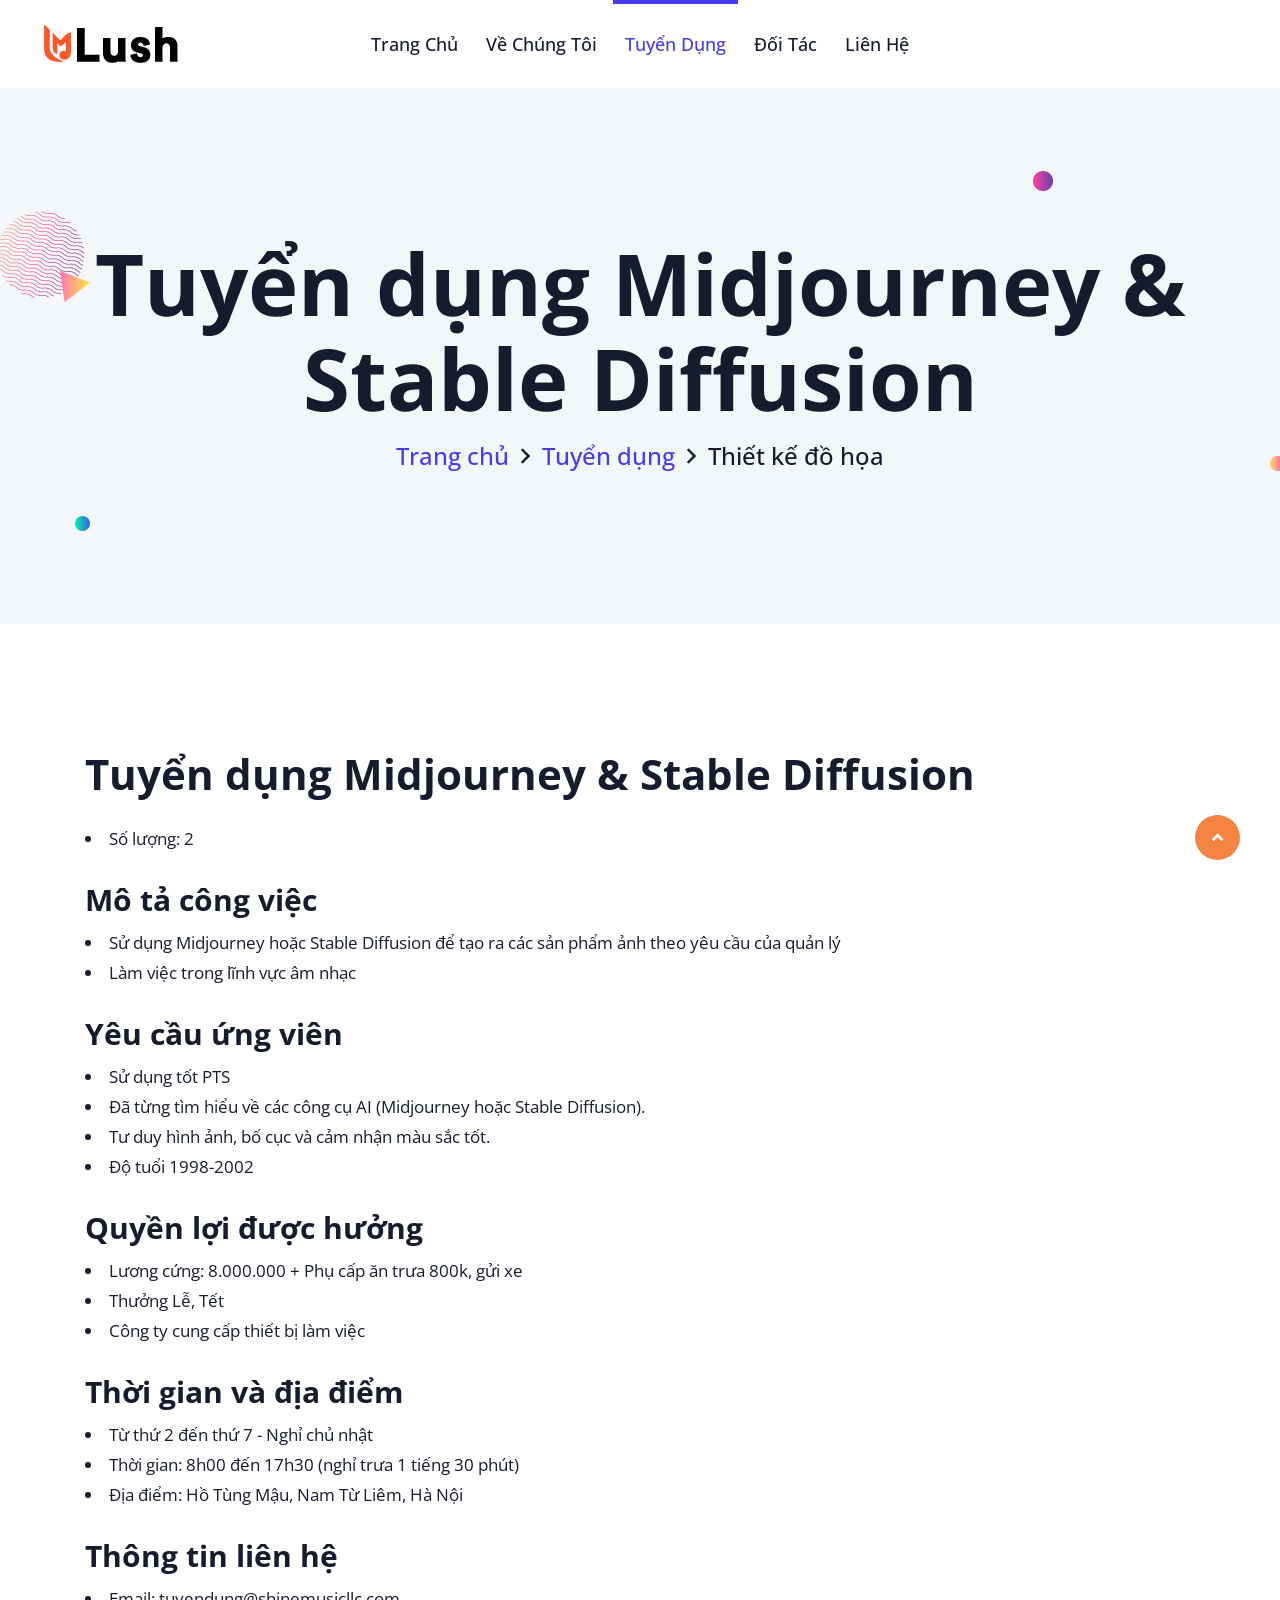
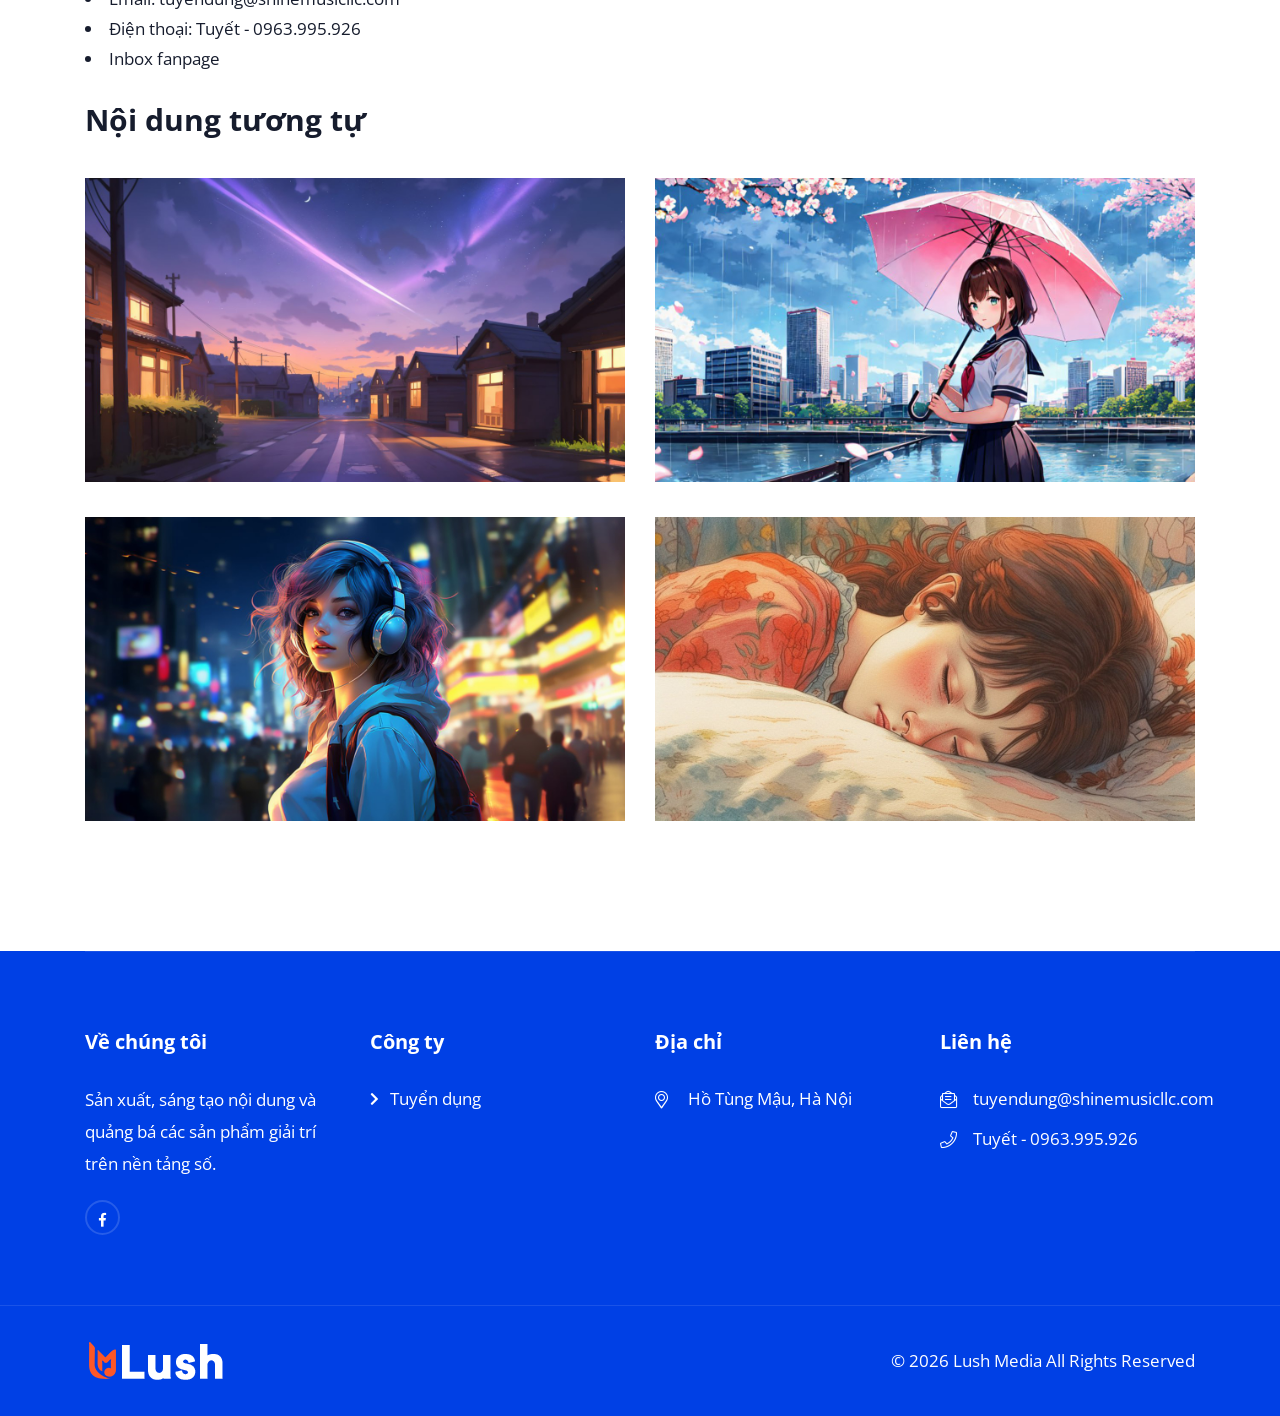
<file: tuyen-dung/ai-design/index.html>
<!DOCTYPE html>
    <html lang="vi">
    <head>
        <meta charset="UTF-8">
        <meta http-equiv="X-UA-Compatible" content="IE=edge">
        <meta name="viewport" content="width=device-width, initial-scale=1.0">
		<meta name='robots' content="index, nofollow"/>
		
<!-- Title, Description -->		
        <title>Tuyển dụng Midjourney & Stable Diffusion | Lush Media </title>
		<meta name="description" content="Tuyển dụng Midjourney & Stable Diffusion | Lush Media" />

        <!-- Load CSS -->
        <link rel="stylesheet" href="../../assets/css/bootstrap.min.css">
        <link rel="stylesheet" href="../../assets/fonts/fontawesome/css/all.min.css">
		<link href="https://fonts.googleapis.com/css2?family=Open+Sans:ital,wght@0,300;0,400;0,500;0,600;0,700;0,800;1,300;1,400;1,500;1,600;1,700;1,800&display=swap" rel="stylesheet">
        <link rel="stylesheet" href="../../assets/fonts/flaticon/flaticon.css">
        <link rel="stylesheet" href="../../assets/css/animate.min.css">
        <link rel="stylesheet" href="../../assets/css/magnific-popup.min.css">
        <link rel="stylesheet" href="../../assets/css/slick.css">
        <link rel="stylesheet" href="../../assets/css/nice-select.css">
        <link rel="stylesheet" href="../../assets/css/default.css">
        <link rel="stylesheet" href="../../assets/css/style.css">
        <link rel="stylesheet" href="../../assets/css/responsive.css">
		
        <!-- Favicon -->
        <link rel="icon" type="image/png" href="../../assets/img/logo/favicon.png">
		<meta property="og:site_name" content="Lush Media" />
		<meta property="og:type" content="article" />
		<meta property="og:title" content="Tuyển dụng Midjourney & Stable Diffusion | Lush Media" />
		<meta property="og:description" content="Tuyển dụng Midjourney & Stable Diffusion | Lush Media" />
		<meta property="og:url" content="index.html" />
		<meta property="og:image" content="../../assets/img/logo/lush-media-logo.jpg" />
		<meta property="og:image:width" content="2560" />
		<meta property="og:image:height" content="1440" />
		<meta property="twitter:domain" content="www.lushmedia.vn/tuyen-dung/ai-design" />
		<meta property="twitter:title" content="Tuyển dụng Midjourney & Stable Diffusion | Lush Media" />
		<meta property="twitter:description" content="Tuyển dụng Midjourney & Stable Diffusion | Lush Media" />
		<meta property="twitter:image" content="../../assets/img/logo/lush-media-logo.jpg" />		
    </head>
    <body>
        <div class="preloader">
            <img class="preloader-image" width="60" src="../../assets/img/logo/preloader-logo-2.png" alt="preloader"/>
        </div>

        <header class="header-area header-v1">
            <div class="header-navigation">
                <div class="container-fluid">
                    <div class="row align-items-center">
                        <!-- Brand Logo and Language Selection Dropdown -->
                        <div class="col-xl-3 col-lg-4 col-md-5 col-8">
                            <div class="site-branding-and-language-selection">
                                <div class="brand-logo">
                                    <a href="../../">
                                        <img src="../../assets/img/logo/lush-media-logo-blue.png" alt="lush-media-logo-blue">
                                    </a>
                                </div>
                            </div>
                        </div>
                        <!-- Desktop and Mobile Menu -->
                        <div class="col-xl-6 col-lg-3 col-md-1 col-2 text-center">
                            <div class="primary-menu">
                                <div class="nav-menu">
                                    <!-- Navbar Close Icon -->
                                    <div class="navbar-close">
                                        <div class="cross-wrap"><span class="top"></span><span class="bottom"></span></div>
                                    </div>
                                    <nav class="main-menu">
                                        <ul>
                                            <li class="menu-item">
                                                <a href="../../" class="nav-link">Trang Chủ</a>
                                            </li>
                                            <li class="menu-item">
                                                <a href="../../index.html#about" class="nav-link">Về chúng tôi</a>
                                            </li>
                                            <li class="menu-item">
                                                <a href="../" class="nav-link active">Tuyển dụng</a>
                                            </li>
                                            <li class="menu-item">
                                                <a href="../../index.html#partner" class="nav-link">Đối tác</a>
                                            </li>
                                            <li class="menu-item">
                                                <a href="#contact" class="nav-link">Liên hệ</a>
                                            </li>										
                                        </ul>
                                    </nav>
                                </div>
                            </div>
                        </div>
                        <!-- Menu Right -->
                        <div class="col-xl-3 col-lg-5 col-md-6 col-2">
                            <div class="header-right">
                                <ul>
                                    <li>
                                        <div class="menu-toggle">
                                            <div class="menu-overlay"></div>
                                            <!-- Navbar Toggler -->
                                            <div class="nav-toggle">
                                                <div class="navbar-toggler float-end">
                                                    <span></span>
                                                    <span></span>
                                                    <span></span>
                                                </div>
                                            </div>
                                        </div>
                                    </li>
                                </ul>
                            </div>
                        </div>
                    </div> <!-- /.row -->
                </div> <!-- /.container-fluid -->
            </div> <!-- /.header-navigation -->
        </header> <!-- /.header-area -->
        <!--====== End Header Area ======-->		
        <!--====== Start Breadcrumb Area ======-->
        <section class="breadcrumb-area">
            <div class="container">
                <div class="section-internal">
                    <div class="section-particle-effect d-none d-md-block section-particle-effect-v3">
                        <img class="particle-1 animate-zoom-fade" src="../../assets/img/particle/particle-1.png" alt="particle One">
                        <img class="particle-2 animate-rotate-me" src="../../assets/img/particle/particle-2.png" alt="particle Two">
                        <img class="particle-3 animate-float-bob-x" src="../../assets/img/particle/particle-3.png" alt="particle Three">
                        <img class="particle-4 animate-float-bob-y" src="../../assets/img/particle/particle-4.png" alt="particle Four">
                        <img class="particle-5 animate-float-bob-y" src="../../assets/img/particle/particle-5.png" alt="particle Five">
                    </div>
                    <div class="row align-items-center">
                        <div class="col-12">
                            <div class="breadcrumb-content text-center">
							
<!--Title-->							
                                <div class="page-title wow fadeInDown" data-wow-delay="0.1s" data-wow-duration="1500ms">
                                    <h1>Tuyển dụng Midjourney & Stable Diffusion</h1>
                                </div>
                                <div class="page-breadcrumb wow fadeInUp" data-wow-delay="0.2s" data-wow-duration="1500ms">
                                    <ul class="breadcrumb">
                                        <li><a href="../../">Trang chủ</a></li>
										<li><a href="../">Tuyển dụng</a></li>
 <!--Title-->	                                       <li class="active">Thiết kế đồ họa</li>
                                    </ul>
                                </div>
                            </div>
                        </div>
                    </div> <!-- /.row -->
                </div> <!-- /.section-internal -->
            </div> <!-- /.container -->
        </section> <!-- /.breadcrumb-area -->
        <!--====== End Breadcrumb Area ======-->
        <!--====== Start Service Details Area ======-->
        <section class="service-details-wrapper pt-125 pb-95">
            <div class="container">
                <div class="row">
                    <div class="col-12">
                        <div class="service-details-content">
 <!--Title-->							
						
<h2>Tuyển dụng Midjourney & Stable Diffusion</h2>	
<li>Số lượng: 2</li>
</br>									

<h3>Mô tả công việc</h3>
<li>Sử dụng Midjourney hoặc Stable Diffusion để tạo ra các sản phẩm ảnh theo yêu cầu của quản lý</li>
<li>Làm việc trong lĩnh vực âm nhạc</li>

</br>
<h3>Yêu cầu ứng viên</h3>
<li>Sử dụng tốt PTS</li>
<li>Đã từng tìm hiểu về các công cụ AI (Midjourney hoặc Stable Diffusion).</li>
<li>Tư duy hình ảnh, bố cục và cảm nhận màu sắc tốt.</li>
<li>Độ tuổi 1998-2002</li>

</br>
<h3>Quyền lợi được hưởng</h3>
<li>Lương cứng: 8.000.000 + Phụ cấp ăn trưa 800k, gửi xe</li>
<li>Thưởng Lễ, Tết</li>
<li>Công ty cung cấp thiết bị làm việc</li>

</br>
<h3>Thời gian và địa điểm</h3>
<li>Từ thứ 2 đến thứ 7 - Nghỉ chủ nhật</li>
<li>Thời gian: 8h00 đến 17h30 (nghỉ trưa 1 tiếng 30 phút)</li>
<li>Địa điểm: Hồ Tùng Mậu, Nam Từ Liêm, Hà Nội</li>

</br>
<h3>Thông tin liên hệ</h3>
<li>Email: tuyendung@shinemusicllc.com </li>
<li>Điện thoại: Tuyết - 0963.995.926</li>
<li>Inbox fanpage</li>

</br>
<h3>Nội dung tương tự</h3>
</br>


 <!--Picture-->	
                            <div class="image-block">
                                <div class="row">
                                    <div class="col-md-6">
                                        <div class="animate-square-zoom wow fadeInUp" data-wow-delay="100ms" data-wow-duration="1500ms">
                                            <img src="tuyen-dung-midjourney-stable-diffusion-1.jpg" alt="tuyen-dung-midjourney-stable-diffusion-1">
                                        </div>
                                    </div>
                                    <div class="col-md-6">
                                        <div class="animate-square-zoom wow fadeInDown" data-wow-delay="200ms" data-wow-duration="1500ms">
                                            <img src="tuyen-dung-midjourney-stable-diffusion-2.jpg" alt="tuyen-dung-midjourney-stable-diffusion-2">
                                        </div>
                                    </div>										
                                </div>
                            </div>
                            <div class="image-block">
                                <div class="row">
                                    <div class="col-md-6">
                                        <div class="animate-square-zoom wow fadeInUp" data-wow-delay="300ms" data-wow-duration="1500ms">
                                            <img src="tuyen-dung-midjourney-stable-diffusion-3.jpg" alt="tuyen-dung-midjourney-stable-diffusion-3">
                                        </div>
                                    </div>
                                    <div class="col-md-6">
                                        <div class="animate-square-zoom wow fadeInUp" data-wow-delay="400ms" data-wow-duration="1500ms">
                                            <img src="tuyen-dung-midjourney-stable-diffusion-4.jpg" alt="tuyen-dung-midjourney-stable-diffusion-4">
                                        </div>
                                    </div>								
                                </div>
                            </div>							
						

                        </div>
                    </div>
                </div> <!-- /.row -->
            </div> <!-- /.container -->
        </section> <!-- /.service-details-wrapper -->
        <!--====== End Service Details Area ======-->








 

        <!--====== Start Footer Area ======-->
        <footer class="footer-area footer-area-v2 bg-ocean-blue">
            <div class="container">
                <div class="footer-area-internal">
                    <div class="row">
                        <!-- Single Footer Widget -->
                        <div class="col-lg-3 col-md-6 wow fadeInUp" data-wow-delay="0.1s">
                            <div class="single-footer-widget footer-text-widget">
                                <h5 class="widget-title">Về chúng tôi</h5>
                                <p>Sản xuất, sáng tạo nội dung và quảng bá các sản phẩm giải trí trên nền tảng số.</p>
                                <div class="footer-social-links">
                                    <ul>
                                        <li><a href="#"><i class="fab fa-facebook-f"></i></a></li>
                                    </ul>
                                </div>
                            </div>
                        </div>
                        <!-- Single Footer Widget -->
                        <div class="col-lg-3 col-md-6 wow fadeInUp" data-wow-delay="0.3s">
                            <div class="single-footer-widget">
                                <h5 class="widget-title">Công ty</h5>
                                <div class="footer-widget-menu">
                                    <ul>
                                        <li><a href="../">Tuyển dụng</a></li>
                                    </ul>
                                </div>
                            </div> 
                        </div>
                        <!-- Single Footer Widget -->
						
						
					<div id="contact"></div>
			
                        <div class="col-lg-3 col-md-6 wow fadeInUp" data-wow-delay="0.5s">
                            <div class="single-footer-widget contact-us-widget">
                                <h5 class="widget-title">Địa chỉ</h5>
                                <div class="footer-widget-menu">
                                    <ul>
                                        <li><a href="#contact"><i class="fal fa-map-marker-alt"></i>Hồ Tùng Mậu, Hà Nội</a></li>
                                    </ul>
                                </div>
                            </div> 
                        </div>
                        <!-- Single Footer Widget -->
                        <div class="col-lg-3 col-md-6 wow fadeInUp" data-wow-delay="0.7s">
                            <div class="single-footer-widget contact-us-widget">
                                <h5 class="widget-title">Liên hệ</h5>
                                <div class="footer-widget-menu">
                                    <ul>
                                        <li><a href="#contact"><i class="fal fa-envelope-open-text"></i> tuyendung@shinemusicllc.com</a></li>		
                                        <li><a href="#contact"><i class="fal fa-phone"></i>Tuyết - 0963.995.926</a></li>	
                                    </ul>
                                </div>
                            </div> 
                        </div>
                    </div> <!-- /.row -->
                </div> <!-- /.footer-area-internal -->
            </div> <!-- /.container -->
            <div class="footer-copyright-area wow fadeInDown" data-wow-delay="0.8s">
                <div class="container">
                    <div class="row align-items-center">
                        <div class="col-md-6 col-sm-4">
                            <div class="footer-logo">
                                <img src="../../assets/img/logo/lush-media-logo-1.png" alt="lush-media-logo">
                            </div>
                        </div>
                        <div class="col-md-6 col-sm-8">
                            <div class="footer-copyright">
                                <p>&copy; 2026 <a href="index.html">Lush Media</a> All Rights Reserved</p>
                            </div>
                        </div>
                    </div> <!-- /.row -->
                </div> <!-- /.container -->
            </div> <!-- /.footer-copyright-area -->
        </footer> <!-- /.footer-area -->
		
		
		
		
		
        <!--====== End Footer Area ======-->
        <!--======= Scroll To Top =======-->
        <a href="#home" data-target="html" class="scroll-to-target scroll-to-top bg-burning-orange"><i class="fa fa-angle-up"></i></a>





        <!--====== Optional Javascript ======-->
        <script src="../../assets/js/jquery-3.6.0.min.js"></script>
        <!--====== Popper JS ======-->
        <script src="../../assets/js/popper.min.js"></script>
        <!--====== Bootstrap JS ======-->
        <script src="../../assets/js/bootstrap.min.js"></script>
        <!--====== Slick Slider JS ======-->
        <script src="../../assets/js/slick.min.js"></script>
        <!--====== Wow JS ======-->
        <script src="../../assets/js/wow.js"></script>
        <!--====== Nice Select ======-->
        <script src="../../assets/js/jquery.nice-select.min.js"></script>
        <!--====== Counter Up JS ======-->
        <script src="../../assets/js/jquery.counterup.min.js"></script>
        <!--====== Magnific Popup JS ======-->
        <script src="../../assets/js/jquery.magnific-popup.min.js"></script>
        <!--====== Waypoint JS ======-->
        <script src="../../assets/js/jquery.waypoints.js"></script>
        <!--====== Main Script ======-->
        <script src="../../assets/js/main.js"></script>
    </body>
</html>
</file>
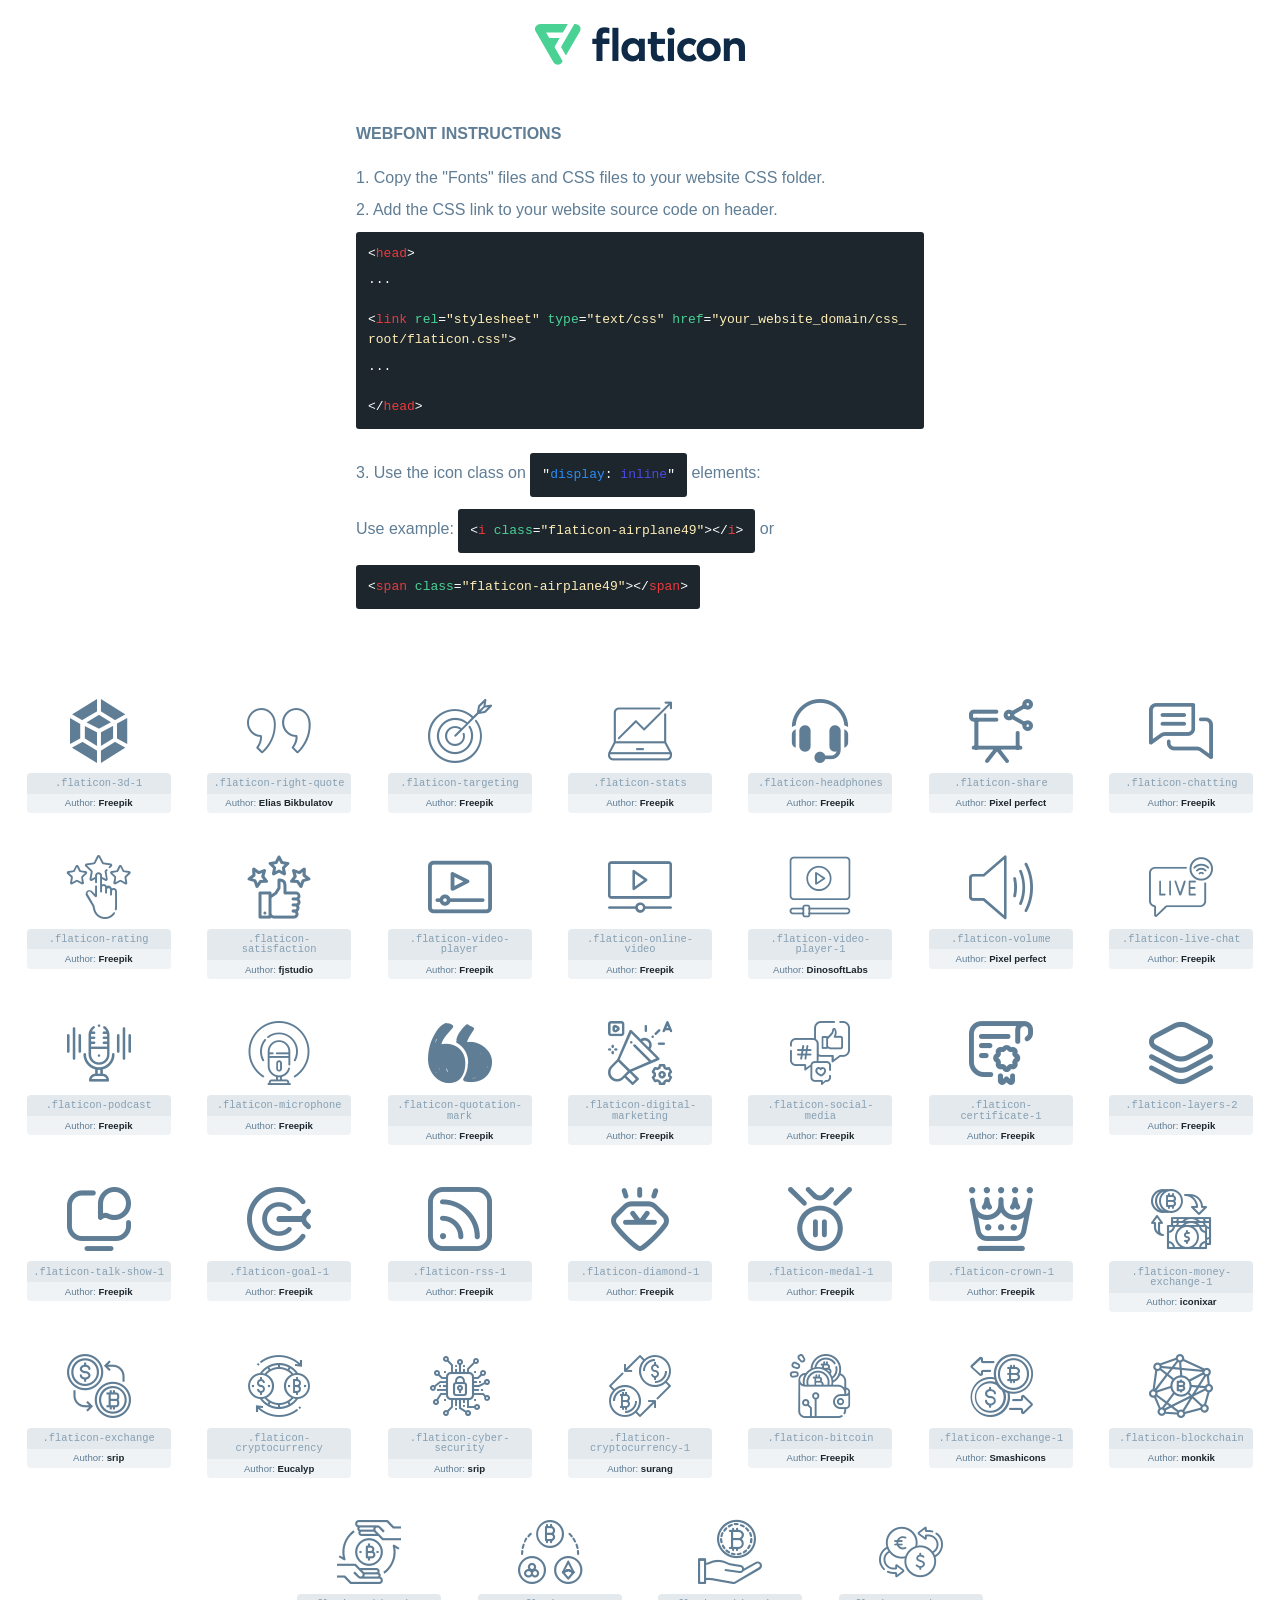
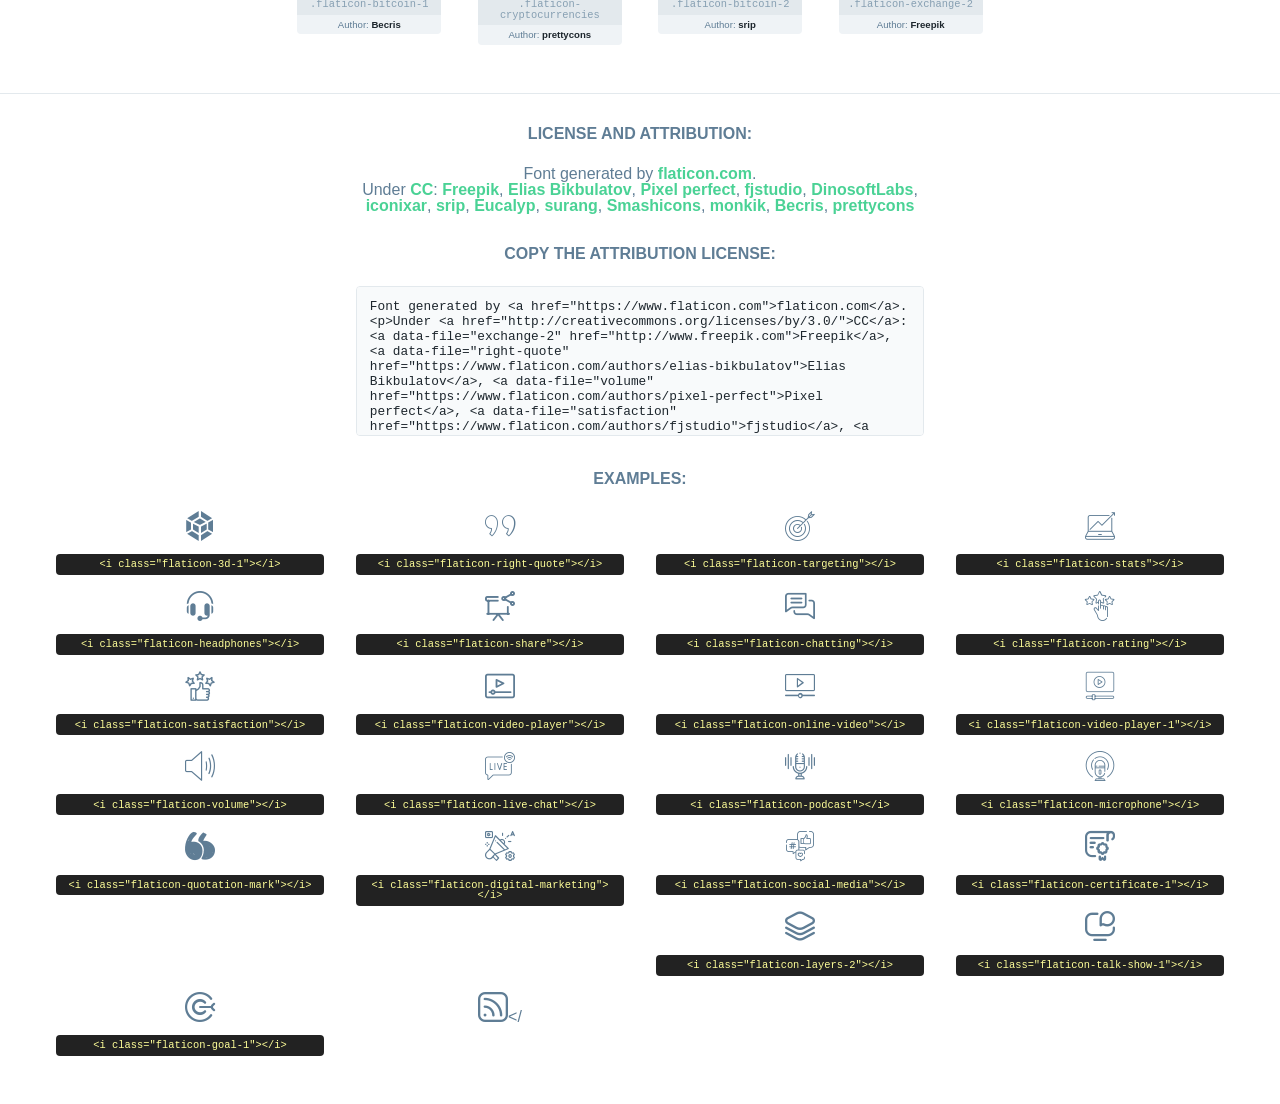
<file: assets/fonts/flaticon/font/flaticon.html>
<!DOCTYPE html>
<html lang="en">
<head>
    <title>Flaticon Webfont</title>
    <link rel="stylesheet" type="text/css" href="./flaticon.css"/>
    <meta charset="UTF-8">
    <style>
        html, body, div, span, applet, object, iframe,
        h1, h2, h3, h4, h5, h6, p, blockquote, pre,
        a, abbr, acronym, address, big, cite, code,
        del, dfn, em, img, ins, kbd, q, s, samp,
        small, strike, strong, sub, sup, tt, var,
        b, u, i, center,
        dl, dt, dd, ol, ul, li,
        fieldset, form, label, legend,
        table, caption, tbody, tfoot, thead, tr, th, td,
        article, aside, canvas, details, embed,
        figure, figcaption, footer, header, hgroup,
        menu, nav, output, ruby, section, summary,
        time, mark, audio, video {
            margin: 0;
            padding: 0;
            border: 0;
            font-size: 100%;
            font: inherit;
            vertical-align: baseline;
        }

        /* HTML5 display-role reset for older browsers */
        article, aside, details, figcaption, figure,
        footer, header, hgroup, menu, nav, section {
            display: block;
        }

        body {
            line-height: 1;
        }

        ol, ul {
            list-style: none;
        }

        blockquote, q {
            quotes: none;
        }

        blockquote:before, blockquote:after,
        q:before, q:after {
            content: '';
            content: none;
        }

        table {
            border-collapse: collapse;
            border-spacing: 0;
        }

        body {
            font-family: Helvetica, Arial, sans-serif;
            font-size: 16px;
            color: #5f7d95;
        }

        a {
            color: #4AD295;
            font-weight: bold;
            text-decoration: none;
        }

        * {
            -moz-box-sizing: border-box;
            -webkit-box-sizing: border-box;
            box-sizing: border-box;
            margin: 0;
            padding: 0;
        }

        [class^="flaticon-"]:before, [class*=" flaticon-"]:before, [class^="flaticon-"]:after, [class*=" flaticon-"]:after {
            font-family: Flaticon;
            font-size: 30px;
            font-style: normal;
            margin-left: 20px;
            color: #333;
        }

        .wrapper {
            max-width: 600px;
            margin: auto;
            padding: 0 1em;
        }

        .title {
            margin-bottom: 24px;
            text-transform: uppercase;
            font-weight: bold;
        }

        header {
            text-align: center;
            padding: 24px;
        }

        header .logo {
            width: 210px;
            height: auto;
            border: none;
            display: inline-block;
        }

        header strong {
            font-size: 28px;
            font-weight: 500;
            vertical-align: middle;
        }

        .demo {
            margin: 2em auto;
            line-height: 1.25em;
        }

        .demo ul li {
            margin-bottom: 12px;
        }

        .demo ul li code {
            background-color: #1D262D;
            border-radius: 3px;
            padding: 12px;
            display: inline-block;
            color: #fff;
            font-family: Consolas, Monaco, Lucida Console, Liberation Mono, DejaVu Sans Mono, Bitstream Vera Sans Mono, Courier New, monospace;
            font-weight: lighter;
            margin-top: 12px;
            font-size: 13px;
            word-break: break-all;
        }

        .demo ul li code .red {
            color: #EC3A3B;
        }

        .demo ul li code .green {
            color: #4AD295;
        }

        .demo ul li code .yellow {
            color: #FFEEB6;
        }

        .demo ul li code .blue {
            color: #2C8CF4;
        }

        .demo ul li code .purple {
            color: #4949E7;
        }

        .demo ul li code .dots {
            margin-top: 0.5em;
            display: block;
        }

        #glyphs {
            border-bottom: 1px solid #E3E9ED;
            padding: 2em 0;
            text-align: center;
        }

        .glyph {
            display: inline-block;
            width: 9em;
            margin: 1em;
            text-align: center;
            vertical-align: top;
            background: #FFF;
        }

        .glyph .flaticon {
            padding: 10px;
            display: block;
            font-family: "Flaticon";
            font-size: 64px;
            line-height: 1;
        }

        .glyph .flaticon:before {
            font-size: 64px;
            color: #5f7d95;
            margin-left: 0;
        }

        .class-name {
            font-size: 0.65em;
            background-color: #E3E9ED;
            color: #869FB2;
            border-radius: 4px 4px 0 0;
            padding: 0.5em;
            font-family: Consolas, Monaco, Lucida Console, Liberation Mono, DejaVu Sans Mono, Bitstream Vera Sans Mono, Courier New, monospace;
        }

        .author-name {
            font-size: 0.6em;
            background-color: #EFF3F6;
            border-top: 0;
            border-radius: 0 0 4px 4px;
            padding: 0.5em;
        }

        .author-name a {
            color: #1D262D;
        }

        .class-name:last-child {
            font-size: 10px;
            color: #888;
        }

        .class-name:last-child a {
            font-size: 10px;
            color: #555;
        }

        .glyph > input {
            display: block;
            width: 100px;
            margin: 5px auto;
            text-align: center;
            font-size: 12px;
            cursor: text;
        }

        .glyph > input.icon-input {
            font-family: "Flaticon";
            font-size: 16px;
            margin-bottom: 10px;
        }

        .attribution .title {
            margin-top: 2em;
        }

        .attribution textarea {
            background-color: #F8FAFB;
            color: #1D262D;
            padding: 1em;
            border: none;
            box-shadow: none;
            border: 1px solid #E3E9ED;
            border-radius: 4px;
            resize: none;
            width: 100%;
            height: 150px;
            font-size: 0.8em;
            font-family: Consolas, Monaco, Lucida Console, Liberation Mono, DejaVu Sans Mono, Bitstream Vera Sans Mono, Courier New, monospace;
            -webkit-appearance: none;
        }

        .attribution textarea:hover {
            border-color: #CFD9E0;
        }

        .attribution textarea:focus {
            border-color: #4AD295;
        }

        .iconsuse {
            margin: 2em auto;
            text-align: center;
            max-width: 1200px;
        }

        .iconsuse:after {
            content: '';
            display: table;
            clear: both;
        }

        .iconsuse .image {
            float: left;
            width: 25%;
            padding: 0 1em;
        }

        .iconsuse .image p {
            margin-bottom: 1em;
        }

        .iconsuse .image span {
            display: block;
            font-size: 0.65em;
            background-color: #222;
            color: #fff;
            border-radius: 4px;
            padding: 0.5em;
            color: #FFFF99;
            margin-top: 1em;
            font-family: Consolas, Monaco, Lucida Console, Liberation Mono, DejaVu Sans Mono, Bitstream Vera Sans Mono, Courier New, monospace;
        }

        .flaticon:before {
            color: #5f7d95;
        }

        #footer {
            text-align: center;
            background-color: #1D262D;
            color: #869FB2;
            padding: 12px;
            font-size: 14px;
        }

        #footer a {
            font-weight: normal;
        }

        @media (max-width: 960px) {
            .iconsuse .image {
                width: 50%;
            }
        }

        .preview {
            width: 100px;
            display: inline-block;
            margin: 10px;
        }

        .preview .inner {
            display: inline-block;
            width: 100%;
            text-align: center;
            background: #f5f5f5;
            -webkit-border-radius: 3px 3px 0 0;
            -moz-border-radius: 3px 3px 0 0;
            border-radius: 3px 3px 0 0;
        }

        .preview .inner  {
            line-height: 85px;
            font-size: 40px;
            color: #333;
        }

        .label {
            display: inline-block;
            width: 100%;
            box-sizing: border-box;
            padding: 5px;
            font-size: 10px;
            font-family: Monaco, monospace;
            color: #666;
            white-space: nowrap;
            overflow: hidden;
            text-overflow: ellipsis;
            background: #ddd;
            -webkit-border-radius: 0 0 3px 3px;
            -moz-border-radius: 0 0 3px 3px;
            border-radius: 0 0 3px 3px;
            color: #666;
        }
    </style>
</head>
<body>
    <header>
        <a href="https://www.flaticon.com/" target="_blank" class="logo">
            <svg xmlns="http://www.w3.org/2000/svg" viewBox="0 0 394.3 76.5">
                <path d="M156.6,69.4H145.3V7.1h11.3Z" style="fill:#0e2a47"/>
                <path d="M206.2,69.4h-11V64.8a15.4,15.4,0,0,1-12.6,5.7c-11.6,0-20.3-9.5-20.3-22.1s8.8-22.1,20.3-22.1a15.4,15.4,0,0,1,12.6,5.8V27.5h11Zm-32.4-21c0,6.4,4.2,11.6,10.8,11.6s10.8-4.9,10.8-11.6-4.4-11.6-10.8-11.6S173.9,42,173.9,48.4Z"
                      style="fill:#0e2a47"/>
                <path d="M262.5,13.7a7.2,7.2,0,0,1-14.4,0,7.2,7.2,0,1,1,14.4,0ZM261,69.4H249.6v-42H261Z"
                      style="fill:#0e2a47"/>
                <path id="_Trazado_" data-name="&lt;Trazado&gt;"
                      d="M139.6,17.8a16.6,16.6,0,0,0-8-1.4c-3.2.4-4.9,2-4.9,5.9v5.1h13V37.5h-13v32H115.4v-32h-7.8v-10h7.8V22.2c0-9.9,5.2-16.3,15-16.3a23.4,23.4,0,0,1,9.3,1.8Z"
                      style="fill:#0e2a47"/>
                <path d="M235.1,60c-3.5,0-6.3-1.9-6.3-7.1V37.5H244v-10H228.8V15H217.5V27.5h-5.7v10h5.7V53.7c0,10.9,5.3,16.8,15.7,16.8A22.9,22.9,0,0,0,244,68l-4.3-9.1A12.3,12.3,0,0,1,235.1,60Z"
                      style="fill:#0e2a47"/>
                <path d="M348.9,48.4c0,12.6-9.7,22.1-22.7,22.1s-22.7-9.4-22.7-22.1,9.6-22.1,22.7-22.1S348.9,35.8,348.9,48.4Zm-33.9,0c0,6.8,4.8,11.6,11.1,11.6s11.2-4.8,11.2-11.6-4.8-11.6-11.2-11.6S315.1,41.6,315.1,48.4Z"
                      style="fill:#0e2a47"/>
                <path d="M394.3,42.7V69.4H382.9V46.3c0-6.1-3-9.4-8.2-9.4s-8.9,3.2-8.9,9.5v23H354.6v-42h11v4.9c3-4.5,7.6-6.1,12.3-6.1C387.5,26.3,394.3,33,394.3,42.7Z"
                      style="fill:#0e2a47"/>
                <path d="M298,55.7h0a12.4,12.4,0,0,1-8.2,4.2h-.9l-1.8-.2a10,10,0,0,1-7.4-5.6,13.2,13.2,0,0,1-1.2-5.8,13,13,0,0,1,1.3-5.9,10.1,10.1,0,0,1,7.5-5.5h2.4a11.7,11.7,0,0,1,8.3,4.2l5.5-9.6a19.9,19.9,0,0,0-8.1-4.3,23.4,23.4,0,0,0-6.1-.8,25.2,25.2,0,0,0-7.5,1.1,20.9,20.9,0,0,0-8,4.6,21.9,21.9,0,0,0-6.8,16.4,21.9,21.9,0,0,0,6.7,16.3,20.9,20.9,0,0,0,8,4.6,25.2,25.2,0,0,0,7.7,1.2,23.6,23.6,0,0,0,6.2-.8,20,20,0,0,0,8.1-4.4Z"
                      style="fill:#0e2a47"/>
                <path d="M46.3,26.5H26.9L20.8,16H52.4L61.6,0H9.4A9.3,9.3,0,0,0,1.3,4.7a9.3,9.3,0,0,0,0,9.4L34.6,71.8a9.4,9.4,0,0,0,16.2,0l1.1-1.9L36.6,43.3Z"
                      style="fill:#4ad295"/>
                <path d="M84.2,4.7A9.3,9.3,0,0,0,76.1,0H73.8l-25,43.3,9.2,16L84.2,14A9.3,9.3,0,0,0,84.2,4.7Z"
                      style="fill:#4ad295"/>
            </svg>
        </a>
    </header>
    <section class="demo wrapper">

        <p class="title">Webfont Instructions</p>

        <ul>
            <li>
                <span class="num">1. </span>Copy the "Fonts" files and CSS files to your website CSS folder.
            </li>
            <li>
                <span class="num">2. </span>Add the CSS link to your website source code on header.
                <code class="big">
                    &lt;<span class="red">head</span>&gt;
                    <br/><span class="dots">...</span>
                    <br/>&lt;<span class="red">link</span> <span class="green">rel</span>=<span
                        class="yellow">"stylesheet"</span> <span class="green">type</span>=<span
                        class="yellow">"text/css"</span> <span class="green">href</span>=<span class="yellow">"your_website_domain/css_root/flaticon.css"</span>&gt;
                    <br/><span class="dots">...</span>
                    <br/>&lt;/<span class="red">head</span>&gt;
                </code>
            </li>

            <li>
                <p>
                    <span class="num">3. </span>Use the icon class on <code>"<span class="blue">display</span>:<span
                        class="purple"> inline</span>"</code> elements:
                    <br/>
                    Use example: <code>&lt;<span class="red">i</span> <span class="green">class</span>=<span class="yellow">&quot;flaticon-airplane49&quot;</span>&gt;&lt;/<span
                        class="red">i</span>&gt;</code> or <code>&lt;<span class="red">span</span> <span
                        class="green">class</span>=<span class="yellow">&quot;flaticon-airplane49&quot;</span>&gt;&lt;/<span
                        class="red">span</span>&gt;</code>
            </li>
        </ul>

    </section>
    <section id="glyphs">
            <div class="glyph">
                <i class="flaticon flaticon-3d-1"></i>
                <div class="class-name">.flaticon-3d-1</div>
                <div class="author-name">Author: <a data-file="3d-1" href="http://www.freepik.com">Freepik</a> </div>
            </div>

            <div class="glyph">
                <i class="flaticon flaticon-right-quote"></i>
                <div class="class-name">.flaticon-right-quote</div>
                <div class="author-name">Author: <a data-file="right-quote" href="https://www.flaticon.com/authors/elias-bikbulatov">Elias Bikbulatov</a> </div>
            </div>

            <div class="glyph">
                <i class="flaticon flaticon-targeting"></i>
                <div class="class-name">.flaticon-targeting</div>
                <div class="author-name">Author: <a data-file="targeting" href="http://www.freepik.com">Freepik</a> </div>
            </div>

            <div class="glyph">
                <i class="flaticon flaticon-stats"></i>
                <div class="class-name">.flaticon-stats</div>
                <div class="author-name">Author: <a data-file="stats" href="http://www.freepik.com">Freepik</a> </div>
            </div>

            <div class="glyph">
                <i class="flaticon flaticon-headphones"></i>
                <div class="class-name">.flaticon-headphones</div>
                <div class="author-name">Author: <a data-file="headphones" href="http://www.freepik.com">Freepik</a> </div>
            </div>

            <div class="glyph">
                <i class="flaticon flaticon-share"></i>
                <div class="class-name">.flaticon-share</div>
                <div class="author-name">Author: <a data-file="share" href="https://www.flaticon.com/authors/pixel-perfect">Pixel perfect</a> </div>
            </div>

            <div class="glyph">
                <i class="flaticon flaticon-chatting"></i>
                <div class="class-name">.flaticon-chatting</div>
                <div class="author-name">Author: <a data-file="chatting" href="http://www.freepik.com">Freepik</a> </div>
            </div>

            <div class="glyph">
                <i class="flaticon flaticon-rating"></i>
                <div class="class-name">.flaticon-rating</div>
                <div class="author-name">Author: <a data-file="rating" href="http://www.freepik.com">Freepik</a> </div>
            </div>

            <div class="glyph">
                <i class="flaticon flaticon-satisfaction"></i>
                <div class="class-name">.flaticon-satisfaction</div>
                <div class="author-name">Author: <a data-file="satisfaction" href="https://www.flaticon.com/authors/fjstudio">fjstudio</a> </div>
            </div>

            <div class="glyph">
                <i class="flaticon flaticon-video-player"></i>
                <div class="class-name">.flaticon-video-player</div>
                <div class="author-name">Author: <a data-file="video-player" href="http://www.freepik.com">Freepik</a> </div>
            </div>

            <div class="glyph">
                <i class="flaticon flaticon-online-video"></i>
                <div class="class-name">.flaticon-online-video</div>
                <div class="author-name">Author: <a data-file="online-video" href="http://www.freepik.com">Freepik</a> </div>
            </div>

            <div class="glyph">
                <i class="flaticon flaticon-video-player-1"></i>
                <div class="class-name">.flaticon-video-player-1</div>
                <div class="author-name">Author: <a data-file="video-player-1" href="https://www.flaticon.com/authors/dinosoftlabs">DinosoftLabs</a> </div>
            </div>

            <div class="glyph">
                <i class="flaticon flaticon-volume"></i>
                <div class="class-name">.flaticon-volume</div>
                <div class="author-name">Author: <a data-file="volume" href="https://www.flaticon.com/authors/pixel-perfect">Pixel perfect</a> </div>
            </div>

            <div class="glyph">
                <i class="flaticon flaticon-live-chat"></i>
                <div class="class-name">.flaticon-live-chat</div>
                <div class="author-name">Author: <a data-file="live-chat" href="http://www.freepik.com">Freepik</a> </div>
            </div>

            <div class="glyph">
                <i class="flaticon flaticon-podcast"></i>
                <div class="class-name">.flaticon-podcast</div>
                <div class="author-name">Author: <a data-file="podcast" href="http://www.freepik.com">Freepik</a> </div>
            </div>

            <div class="glyph">
                <i class="flaticon flaticon-microphone"></i>
                <div class="class-name">.flaticon-microphone</div>
                <div class="author-name">Author: <a data-file="microphone" href="http://www.freepik.com">Freepik</a> </div>
            </div>

            <div class="glyph">
                <i class="flaticon flaticon-quotation-mark"></i>
                <div class="class-name">.flaticon-quotation-mark</div>
                <div class="author-name">Author: <a data-file="quotation-mark" href="http://www.freepik.com">Freepik</a> </div>
            </div>

            <div class="glyph">
                <i class="flaticon flaticon-digital-marketing"></i>
                <div class="class-name">.flaticon-digital-marketing</div>
                <div class="author-name">Author: <a data-file="digital-marketing" href="http://www.freepik.com">Freepik</a> </div>
            </div>

            <div class="glyph">
                <i class="flaticon flaticon-social-media"></i>
                <div class="class-name">.flaticon-social-media</div>
                <div class="author-name">Author: <a data-file="social-media" href="http://www.freepik.com">Freepik</a> </div>
            </div>

            <div class="glyph">
                <i class="flaticon flaticon-certificate-1"></i>
                <div class="class-name">.flaticon-certificate-1</div>
                <div class="author-name">Author: <a data-file="certificate-1" href="http://www.freepik.com">Freepik</a> </div>
            </div>

            <div class="glyph">
                <i class="flaticon flaticon-layers-2"></i>
                <div class="class-name">.flaticon-layers-2</div>
                <div class="author-name">Author: <a data-file="layers-2" href="http://www.freepik.com">Freepik</a> </div>
            </div>

            <div class="glyph">
                <i class="flaticon flaticon-talk-show-1"></i>
                <div class="class-name">.flaticon-talk-show-1</div>
                <div class="author-name">Author: <a data-file="talk-show-1" href="http://www.freepik.com">Freepik</a> </div>
            </div>

            <div class="glyph">
                <i class="flaticon flaticon-goal-1"></i>
                <div class="class-name">.flaticon-goal-1</div>
                <div class="author-name">Author: <a data-file="goal-1" href="http://www.freepik.com">Freepik</a> </div>
            </div>

            <div class="glyph">
                <i class="flaticon flaticon-rss-1"></i>
                <div class="class-name">.flaticon-rss-1</div>
                <div class="author-name">Author: <a data-file="rss-1" href="http://www.freepik.com">Freepik</a> </div>
            </div>

            <div class="glyph">
                <i class="flaticon flaticon-diamond-1"></i>
                <div class="class-name">.flaticon-diamond-1</div>
                <div class="author-name">Author: <a data-file="diamond-1" href="http://www.freepik.com">Freepik</a> </div>
            </div>

            <div class="glyph">
                <i class="flaticon flaticon-medal-1"></i>
                <div class="class-name">.flaticon-medal-1</div>
                <div class="author-name">Author: <a data-file="medal-1" href="http://www.freepik.com">Freepik</a> </div>
            </div>

            <div class="glyph">
                <i class="flaticon flaticon-crown-1"></i>
                <div class="class-name">.flaticon-crown-1</div>
                <div class="author-name">Author: <a data-file="crown-1" href="http://www.freepik.com">Freepik</a> </div>
            </div>

            <div class="glyph">
                <i class="flaticon flaticon-money-exchange-1"></i>
                <div class="class-name">.flaticon-money-exchange-1</div>
                <div class="author-name">Author: <a data-file="money-exchange-1" href="https://www.flaticon.com/authors/iconixar">iconixar</a> </div>
            </div>

            <div class="glyph">
                <i class="flaticon flaticon-exchange"></i>
                <div class="class-name">.flaticon-exchange</div>
                <div class="author-name">Author: <a data-file="exchange" href="https://www.flaticon.com/authors/srip">srip</a> </div>
            </div>

            <div class="glyph">
                <i class="flaticon flaticon-cryptocurrency"></i>
                <div class="class-name">.flaticon-cryptocurrency</div>
                <div class="author-name">Author: <a data-file="cryptocurrency" href="https://www.flaticon.com/authors/eucalyp">Eucalyp</a> </div>
            </div>

            <div class="glyph">
                <i class="flaticon flaticon-cyber-security"></i>
                <div class="class-name">.flaticon-cyber-security</div>
                <div class="author-name">Author: <a data-file="cyber-security" href="https://www.flaticon.com/authors/srip">srip</a> </div>
            </div>

            <div class="glyph">
                <i class="flaticon flaticon-cryptocurrency-1"></i>
                <div class="class-name">.flaticon-cryptocurrency-1</div>
                <div class="author-name">Author: <a data-file="cryptocurrency-1" href="https://www.flaticon.com/authors/surang">surang</a> </div>
            </div>

            <div class="glyph">
                <i class="flaticon flaticon-bitcoin"></i>
                <div class="class-name">.flaticon-bitcoin</div>
                <div class="author-name">Author: <a data-file="bitcoin" href="http://www.freepik.com">Freepik</a> </div>
            </div>

            <div class="glyph">
                <i class="flaticon flaticon-exchange-1"></i>
                <div class="class-name">.flaticon-exchange-1</div>
                <div class="author-name">Author: <a data-file="exchange-1" href="https://www.flaticon.com/authors/smashicons">Smashicons</a> </div>
            </div>

            <div class="glyph">
                <i class="flaticon flaticon-blockchain"></i>
                <div class="class-name">.flaticon-blockchain</div>
                <div class="author-name">Author: <a data-file="blockchain" href="https://www.flaticon.com/authors/monkik">monkik</a> </div>
            </div>

            <div class="glyph">
                <i class="flaticon flaticon-bitcoin-1"></i>
                <div class="class-name">.flaticon-bitcoin-1</div>
                <div class="author-name">Author: <a data-file="bitcoin-1" href="https://www.flaticon.com/authors/becris">Becris</a> </div>
            </div>

            <div class="glyph">
                <i class="flaticon flaticon-cryptocurrencies"></i>
                <div class="class-name">.flaticon-cryptocurrencies</div>
                <div class="author-name">Author: <a data-file="cryptocurrencies" href="https://www.flaticon.com/authors/prettycons">prettycons</a> </div>
            </div>

            <div class="glyph">
                <i class="flaticon flaticon-bitcoin-2"></i>
                <div class="class-name">.flaticon-bitcoin-2</div>
                <div class="author-name">Author: <a data-file="bitcoin-2" href="https://www.flaticon.com/authors/srip">srip</a> </div>
            </div>

            <div class="glyph">
                <i class="flaticon flaticon-exchange-2"></i>
                <div class="class-name">.flaticon-exchange-2</div>
                <div class="author-name">Author: <a data-file="exchange-2" href="http://www.freepik.com">Freepik</a> </div>
            </div>

    </section>

    <section class="attribution wrapper"   style="text-align:center;">

        <div class="title">License and attribution:</div><div class="attrDiv">Font generated by <a href="https://www.flaticon.com">flaticon.com</a>. <div><p>Under <a href="http://creativecommons.org/licenses/by/3.0/">CC</a>: <a data-file="exchange-2" href="http://www.freepik.com">Freepik</a>, <a data-file="right-quote" href="https://www.flaticon.com/authors/elias-bikbulatov">Elias Bikbulatov</a>, <a data-file="volume" href="https://www.flaticon.com/authors/pixel-perfect">Pixel perfect</a>, <a data-file="satisfaction" href="https://www.flaticon.com/authors/fjstudio">fjstudio</a>, <a data-file="video-player-1" href="https://www.flaticon.com/authors/dinosoftlabs">DinosoftLabs</a>, <a data-file="money-exchange-1" href="https://www.flaticon.com/authors/iconixar">iconixar</a>, <a data-file="bitcoin-2" href="https://www.flaticon.com/authors/srip">srip</a>, <a data-file="cryptocurrency" href="https://www.flaticon.com/authors/eucalyp">Eucalyp</a>, <a data-file="cryptocurrency-1" href="https://www.flaticon.com/authors/surang">surang</a>, <a data-file="exchange-1" href="https://www.flaticon.com/authors/smashicons">Smashicons</a>, <a data-file="blockchain" href="https://www.flaticon.com/authors/monkik">monkik</a>, <a data-file="bitcoin-1" href="https://www.flaticon.com/authors/becris">Becris</a>, <a data-file="cryptocurrencies" href="https://www.flaticon.com/authors/prettycons">prettycons</a></p>  </div>
        </div>
        <div class="title">Copy the Attribution License:</div>

        <textarea onclick="this.focus();this.select();">Font generated by &lt;a href=&quot;https://www.flaticon.com&quot;&gt;flaticon.com&lt;/a&gt;. <p>Under <a href="http://creativecommons.org/licenses/by/3.0/">CC</a>: <a data-file="exchange-2" href="http://www.freepik.com">Freepik</a>, <a data-file="right-quote" href="https://www.flaticon.com/authors/elias-bikbulatov">Elias Bikbulatov</a>, <a data-file="volume" href="https://www.flaticon.com/authors/pixel-perfect">Pixel perfect</a>, <a data-file="satisfaction" href="https://www.flaticon.com/authors/fjstudio">fjstudio</a>, <a data-file="video-player-1" href="https://www.flaticon.com/authors/dinosoftlabs">DinosoftLabs</a>, <a data-file="money-exchange-1" href="https://www.flaticon.com/authors/iconixar">iconixar</a>, <a data-file="bitcoin-2" href="https://www.flaticon.com/authors/srip">srip</a>, <a data-file="cryptocurrency" href="https://www.flaticon.com/authors/eucalyp">Eucalyp</a>, <a data-file="cryptocurrency-1" href="https://www.flaticon.com/authors/surang">surang</a>, <a data-file="exchange-1" href="https://www.flaticon.com/authors/smashicons">Smashicons</a>, <a data-file="blockchain" href="https://www.flaticon.com/authors/monkik">monkik</a>, <a data-file="bitcoin-1" href="https://www.flaticon.com/authors/becris">Becris</a>, <a data-file="cryptocurrencies" href="https://www.flaticon.com/authors/prettycons">prettycons</a></p> 
        </textarea>

    </section>

    <section class="iconsuse">

        <div class="title">Examples:</div>
            <div class="image">
                <p>
                    <i class="flaticon flaticon-3d-1"></i>
                    <span>&lt;i class=&quot;flaticon-3d-1&quot;&gt;&lt;/i&gt;</span>
                </p>
            </div>
            <div class="image">
                <p>
                    <i class="flaticon flaticon-right-quote"></i>
                    <span>&lt;i class=&quot;flaticon-right-quote&quot;&gt;&lt;/i&gt;</span>
                </p>
            </div>
            <div class="image">
                <p>
                    <i class="flaticon flaticon-targeting"></i>
                    <span>&lt;i class=&quot;flaticon-targeting&quot;&gt;&lt;/i&gt;</span>
                </p>
            </div>
            <div class="image">
                <p>
                    <i class="flaticon flaticon-stats"></i>
                    <span>&lt;i class=&quot;flaticon-stats&quot;&gt;&lt;/i&gt;</span>
                </p>
            </div>
            <div class="image">
                <p>
                    <i class="flaticon flaticon-headphones"></i>
                    <span>&lt;i class=&quot;flaticon-headphones&quot;&gt;&lt;/i&gt;</span>
                </p>
            </div>
            <div class="image">
                <p>
                    <i class="flaticon flaticon-share"></i>
                    <span>&lt;i class=&quot;flaticon-share&quot;&gt;&lt;/i&gt;</span>
                </p>
            </div>
            <div class="image">
                <p>
                    <i class="flaticon flaticon-chatting"></i>
                    <span>&lt;i class=&quot;flaticon-chatting&quot;&gt;&lt;/i&gt;</span>
                </p>
            </div>
            <div class="image">
                <p>
                    <i class="flaticon flaticon-rating"></i>
                    <span>&lt;i class=&quot;flaticon-rating&quot;&gt;&lt;/i&gt;</span>
                </p>
            </div>
            <div class="image">
                <p>
                    <i class="flaticon flaticon-satisfaction"></i>
                    <span>&lt;i class=&quot;flaticon-satisfaction&quot;&gt;&lt;/i&gt;</span>
                </p>
            </div>
            <div class="image">
                <p>
                    <i class="flaticon flaticon-video-player"></i>
                    <span>&lt;i class=&quot;flaticon-video-player&quot;&gt;&lt;/i&gt;</span>
                </p>
            </div>
            <div class="image">
                <p>
                    <i class="flaticon flaticon-online-video"></i>
                    <span>&lt;i class=&quot;flaticon-online-video&quot;&gt;&lt;/i&gt;</span>
                </p>
            </div>
            <div class="image">
                <p>
                    <i class="flaticon flaticon-video-player-1"></i>
                    <span>&lt;i class=&quot;flaticon-video-player-1&quot;&gt;&lt;/i&gt;</span>
                </p>
            </div>
            <div class="image">
                <p>
                    <i class="flaticon flaticon-volume"></i>
                    <span>&lt;i class=&quot;flaticon-volume&quot;&gt;&lt;/i&gt;</span>
                </p>
            </div>
            <div class="image">
                <p>
                    <i class="flaticon flaticon-live-chat"></i>
                    <span>&lt;i class=&quot;flaticon-live-chat&quot;&gt;&lt;/i&gt;</span>
                </p>
            </div>
            <div class="image">
                <p>
                    <i class="flaticon flaticon-podcast"></i>
                    <span>&lt;i class=&quot;flaticon-podcast&quot;&gt;&lt;/i&gt;</span>
                </p>
            </div>
            <div class="image">
                <p>
                    <i class="flaticon flaticon-microphone"></i>
                    <span>&lt;i class=&quot;flaticon-microphone&quot;&gt;&lt;/i&gt;</span>
                </p>
            </div>
            <div class="image">
                <p>
                    <i class="flaticon flaticon-quotation-mark"></i>
                    <span>&lt;i class=&quot;flaticon-quotation-mark&quot;&gt;&lt;/i&gt;</span>
                </p>
            </div>
            <div class="image">
                <p>
                    <i class="flaticon flaticon-digital-marketing"></i>
                    <span>&lt;i class=&quot;flaticon-digital-marketing&quot;&gt;&lt;/i&gt;</span>
                </p>
            </div>
            <div class="image">
                <p>
                    <i class="flaticon flaticon-social-media"></i>
                    <span>&lt;i class=&quot;flaticon-social-media&quot;&gt;&lt;/i&gt;</span>
                </p>
            </div>
            <div class="image">
                <p>
                    <i class="flaticon flaticon-certificate-1"></i>
                    <span>&lt;i class=&quot;flaticon-certificate-1&quot;&gt;&lt;/i&gt;</span>
                </p>
            </div>
            <div class="image">
                <p>
                    <i class="flaticon flaticon-layers-2"></i>
                    <span>&lt;i class=&quot;flaticon-layers-2&quot;&gt;&lt;/i&gt;</span>
                </p>
            </div>
            <div class="image">
                <p>
                    <i class="flaticon flaticon-talk-show-1"></i>
                    <span>&lt;i class=&quot;flaticon-talk-show-1&quot;&gt;&lt;/i&gt;</span>
                </p>
            </div>
            <div class="image">
                <p>
                    <i class="flaticon flaticon-goal-1"></i>
                    <span>&lt;i class=&quot;flaticon-goal-1&quot;&gt;&lt;/i&gt;</span>
                </p>
            </div>
            <div class="image">
                <p>
                    <i class="flaticon flaticon-rss-1"></
</file>
<file: assets/fonts/flaticon/flaticon.css>
@font-face {
    font-family: "flaticon";
    src: url("./font/flaticon.ttf?5c255c376c4b47674142d2106371c66a") format("truetype"),
url("./font/flaticon.woff?5c255c376c4b47674142d2106371c66a") format("woff"),
url("./font/flaticon.woff2?5c255c376c4b47674142d2106371c66a") format("woff2"),
url("./font/flaticon.eot?5c255c376c4b47674142d2106371c66a#iefix") format("embedded-opentype"),
url("./font/flaticon.svg?5c255c376c4b47674142d2106371c66a#flaticon") format("svg");
}

i[class^="flaticon-"]:before, i[class*=" flaticon-"]:before {
    font-family: flaticon !important;
    font-style: normal;
    font-weight: normal !important;
    font-variant: normal;
    text-transform: none;
    line-height: 1;
    -webkit-font-smoothing: antialiased;
    -moz-osx-font-smoothing: grayscale;
}

.flaticon-3d-1:before {
    content: "\f101";
}
.flaticon-right-quote:before {
    content: "\f102";
}
.flaticon-targeting:before {
    content: "\f103";
}
.flaticon-stats:before {
    content: "\f104";
}
.flaticon-headphones:before {
    content: "\f105";
}
.flaticon-share:before {
    content: "\f106";
}
.flaticon-chatting:before {
    content: "\f107";
}
.flaticon-rating:before {
    content: "\f108";
}
.flaticon-satisfaction:before {
    content: "\f109";
}
.flaticon-video-player:before {
    content: "\f10a";
}
.flaticon-online-video:before {
    content: "\f10b";
}
.flaticon-video-player-1:before {
    content: "\f10c";
}
.flaticon-volume:before {
    content: "\f10d";
}
.flaticon-live-chat:before {
    content: "\f10e";
}
.flaticon-podcast:before {
    content: "\f10f";
}
.flaticon-microphone:before {
    content: "\f110";
}
.flaticon-quotation-mark:before {
    content: "\f111";
}
.flaticon-digital-marketing:before {
    content: "\f112";
}
.flaticon-social-media:before {
    content: "\f113";
}
.flaticon-certificate-1:before {
    content: "\f114";
}
.flaticon-layers-2:before {
    content: "\f115";
}
.flaticon-talk-show-1:before {
    content: "\f116";
}
.flaticon-goal-1:before {
    content: "\f117";
}
.flaticon-rss-1:before {
    content: "\f118";
}
.flaticon-diamond-1:before {
    content: "\f119";
}
.flaticon-medal-1:before {
    content: "\f11a";
}
.flaticon-crown-1:before {
    content: "\f11b";
}
.flaticon-money-exchange-1:before {
    content: "\f11c";
}
.flaticon-exchange:before {
    content: "\f11d";
}
.flaticon-cryptocurrency:before {
    content: "\f11e";
}
.flaticon-cyber-security:before {
    content: "\f11f";
}
.flaticon-cryptocurrency-1:before {
    content: "\f120";
}
.flaticon-bitcoin:before {
    content: "\f121";
}
.flaticon-exchange-1:before {
    content: "\f122";
}
.flaticon-blockchain:before {
    content: "\f123";
}
.flaticon-bitcoin-1:before {
    content: "\f124";
}
.flaticon-cryptocurrencies:before {
    content: "\f125";
}
.flaticon-bitcoin-2:before {
    content: "\f126";
}
.flaticon-exchange-2:before {
    content: "\f127";
}
</file>
<file: assets/css/nice-select.css>
.nice-select {
    -webkit-tap-highlight-color: transparent;
    background-color: #fff;
    border-radius: 5px;
    border: solid 1px #e8e8e8;
    box-sizing: border-box;
    clear: both;
    cursor: pointer;
    display: block;
    float: left;
    font-family: inherit;
    font-size: 14px;
    font-weight: normal;
    height: 42px;
    line-height: 40px;
    outline: none;
    padding-left: 18px;
    padding-right: 30px;
    position: relative;
    text-align: left !important;
    -webkit-transition: all 0.2s ease-in-out;
    transition: all 0.2s ease-in-out;
    -webkit-user-select: none;
    -moz-user-select: none;
    -ms-user-select: none;
    user-select: none;
    white-space: nowrap;
    width: auto;
}

.nice-select:hover {
    border-color: #dbdbdb;
}

.nice-select:active, .nice-select.open, .nice-select:focus {
    border-color: #999;
}

.nice-select:after {
    border-bottom: 2px solid #999;
    border-right: 2px solid #999;
    content: '';
    display: block;
    height: 5px;
    margin-top: -4px;
    pointer-events: none;
    position: absolute;
    right: 12px;
    top: 50%;
    -webkit-transform-origin: 66% 66%;
    -ms-transform-origin: 66% 66%;
    transform-origin: 66% 66%;
    -webkit-transform: rotate(45deg);
    -ms-transform: rotate(45deg);
    transform: rotate(45deg);
    -webkit-transition: all 0.15s ease-in-out;
    transition: all 0.15s ease-in-out;
    width: 5px;
}

.nice-select.open:after {
    -webkit-transform: rotate(-135deg);
    -ms-transform: rotate(-135deg);
    transform: rotate(-135deg);
}

.nice-select.open .list {
    opacity: 1;
    pointer-events: auto;
    -webkit-transform: scale(1) translateY(0);
    -ms-transform: scale(1) translateY(0);
    transform: scale(1) translateY(0);
}

.nice-select.disabled {
    border-color: #ededed;
    color: #999;
    pointer-events: none;
}

.nice-select.disabled:after {
    border-color: #cccccc;
}

.nice-select.wide {
    width: 100%;
}

.nice-select.wide .list {
    left: 0 !important;
    right: 0 !important;
}

.nice-select.right {
    float: right;
}

.nice-select.right .list {
    left: auto;
    right: 0;
}

.nice-select.small {
    font-size: 12px;
    height: 36px;
    line-height: 34px;
}

.nice-select.small:after {
    height: 4px;
    width: 4px;
}

.nice-select.small .option {
    line-height: 34px;
    min-height: 34px;
}

.nice-select .list {
    background-color: #fff;
    border-radius: 5px;
    box-shadow: 0 0 0 1px rgba(68, 68, 68, 0.11);
    box-sizing: border-box;
    margin-top: 4px;
    opacity: 0;
    overflow: hidden;
    padding: 0;
    pointer-events: none;
    position: absolute;
    top: 100%;
    left: 0;
    -webkit-transform-origin: 50% 0;
    -ms-transform-origin: 50% 0;
    transform-origin: 50% 0;
    -webkit-transform: scale(0.75) translateY(-21px);
    -ms-transform: scale(0.75) translateY(-21px);
    transform: scale(0.75) translateY(-21px);
    -webkit-transition: all 0.2s cubic-bezier(0.5, 0, 0, 1.25), opacity 0.15s ease-out;
    transition: all 0.2s cubic-bezier(0.5, 0, 0, 1.25), opacity 0.15s ease-out;
    z-index: 9;
}

.nice-select .list:hover .option:not(:hover) {
    background-color: transparent !important;
}

.nice-select .option {
    cursor: pointer;
    font-weight: 400;
    line-height: 40px;
    list-style: none;
    min-height: 40px;
    outline: none;
    padding-left: 18px;
    padding-right: 29px;
    text-align: left;
    -webkit-transition: all 0.2s;
    transition: all 0.2s;
}

.nice-select .option:hover, .nice-select .option.focus, .nice-select .option.selected.focus {
    background-color: #f6f6f6;
}

.nice-select .option.selected {
    font-weight: bold;
}

.nice-select .option.disabled {
    background-color: transparent;
    color: #999;
    cursor: default;
}

.no-csspointerevents .nice-select .list {
    display: none;
}

.no-csspointerevents .nice-select.open .list {
    display: block;
}
</file>
<file: assets/css/default.css>
/*
	Theme Default css
*/

/*---------------------------------------
    - Margin & Padding
-----------------------------------------*/

/*-- Margin Top --*/

.mt-5 {
    margin-top: 5px;
}

.mt-10 {
    margin-top: 10px;
}

.mt-15 {
    margin-top: 15px;
}

.mt-20 {
    margin-top: 20px;
}

.mt-22 {
    margin-top: 22px;
}

.mt-25 {
    margin-top: 25px;
}

.mt-30 {
    margin-top: 30px;
}

.mt-35 {
    margin-top: 35px;
}

.mt-40 {
    margin-top: 40px;
}

.mt-45 {
    margin-top: 45px;
}

.mt-50 {
    margin-top: 50px;
}

.mt-55 {
    margin-top: 55px;
}

.mt-60 {
    margin-top: 60px;
}

.mt-65 {
    margin-top: 65px;
}

.mt-70 {
    margin-top: 70px;
}

.mt-75 {
    margin-top: 75px;
}

.mt-80 {
    margin-top: 80px;
}

.mt-85 {
    margin-top: 85px;
}

.mt-90 {
    margin-top: 90px;
}

.mt-95 {
    margin-top: 95px;
}

.mt-100 {
    margin-top: 100px;
}

.mt-105 {
    margin-top: 105px;
}

.mt-110 {
    margin-top: 110px;
}

.mt-115 {
    margin-top: 115px;
}

.mt-120 {
    margin-top: 120px;
}

.mt-125 {
    margin-top: 125px;
}

.mt-130 {
    margin-top: 130px;
}

.mt-135 {
    margin-top: 135px;
}

.mt-140 {
    margin-top: 140px;
}

.mt-145 {
    margin-top: 145px;
}

.mt-150 {
    margin-top: 150px;
}

.mt-155 {
    margin-top: 155px;
}

.mt-160 {
    margin-top: 160px;
}

.mt-165 {
    margin-top: 165px;
}

.mt-170 {
    margin-top: 170px;
}

.mt-175 {
    margin-top: 175px;
}

.mt-180 {
    margin-top: 180px;
}

.mt-185 {
    margin-top: 185px;
}

.mt-190 {
    margin-top: 190px;
}

.mt-195 {
    margin-top: 195px;
}

.mt-200 {
    margin-top: 200px;
}

/*-- Margin Bottom --*/

.mb-5 {
    margin-bottom: 5px;
}

.mb-10 {
    margin-bottom: 10px;
}

.mb-13 {
    margin-bottom: 13px;
}

.mb-15 {
    margin-bottom: 15px;
}

.mb-20 {
    margin-bottom: 20px;
}

.mb-22 {
    margin-bottom: 22px;
}

.mb-25 {
    margin-bottom: 25px;
}

.mb-30 {
    margin-bottom: 30px;
}

.mb-33 {
    margin-bottom: 33px;
}

.mb-35 {
    margin-bottom: 35px;
}

.mb-38 {
    margin-bottom: 38px;
}

.mb-40 {
    margin-bottom: 40px;
}

.mb-45 {
    margin-bottom: 45px;
}

.mb-50 {
    margin-bottom: 50px;
}

.mb-55 {
    margin-bottom: 55px;
}

.mb-60 {
    margin-bottom: 60px;
}

.mb-65 {
    margin-bottom: 65px;
}

.mb-67 {
    margin-bottom: 67px;
}

.mb-70 {
    margin-bottom: 70px;
}

.mb-75 {
    margin-bottom: 75px;
}

.mb-80 {
    margin-bottom: 80px;
}

.mb-85 {
    margin-bottom: 85px;
}

.mb-90 {
    margin-bottom: 90px;
}

.mb-95 {
    margin-bottom: 95px;
}

.mb-100 {
    margin-bottom: 100px;
}

.mb-105 {
    margin-bottom: 105px;
}

.mb-110 {
    margin-bottom: 110px;
}

.mb-115 {
    margin-bottom: 115px;
}

.mb-120 {
    margin-bottom: 120px;
}

.mb-122 {
    margin-bottom: 122px;
}

.mb-125 {
    margin-bottom: 125px;
}

.mb-126 {
    margin-bottom: 126px;
}

.mb-130 {
    margin-bottom: 130px;
}

.mb-135 {
    margin-bottom: 135px;
}

.mb-140 {
    margin-bottom: 140px;
}

.mb-145 {
    margin-bottom: 145px;
}

.mb-150 {
    margin-bottom: 150px;
}

.mb-155 {
    margin-bottom: 155px;
}

.mb-160 {
    margin-bottom: 160px;
}

.mb-165 {
    margin-bottom: 165px;
}

.mb-170 {
    margin-bottom: 170px;
}

.mb-175 {
    margin-bottom: 175px;
}

.mb-180 {
    margin-bottom: 180px;
}

.mb-185 {
    margin-bottom: 185px;
}

.mb-190 {
    margin-bottom: 190px;
}

.mb-195 {
    margin-bottom: 195px;
}

.mb-200 {
    margin-bottom: 200px;
}

.mb-205 {
    margin-bottom: 205px;
}

.mb-210 {
    margin-bottom: 210px;
}

.mb-215 {
    margin-bottom: 215px;
}

.mb-220 {
    margin-bottom: 220px;
}

.mb-225 {
    margin-bottom: 225px;
}

.mb-230 {
    margin-bottom: 230px;
}

.mb-235 {
    margin-bottom: 235px;
}

.mb-240 {
    margin-bottom: 240px;
}

.mb-245 {
    margin-bottom: 245px;
}

.mb-250 {
    margin-bottom: 250px;
}

.mb-255 {
    margin-bottom: 255px;
}

.mb-260 {
    margin-bottom: 260px;
}

.mb-265 {
    margin-bottom: 265px;
}

.mb-270 {
    margin-bottom: 270px;
}

.mb-275 {
    margin-bottom: 275px;
}

.mb-280 {
    margin-bottom: 280px;
}

.mb-285 {
    margin-bottom: 285px;
}

.mb-290 {
    margin-bottom: 290px;
}

.mb-295 {
    margin-bottom: 295px;
}

.mb-300 {
    margin-bottom: 300px;
}

/*-- Margin Left --*/

.ml-5 {
    margin-left: 5px;
}

.ml-10 {
    margin-left: 10px;
}

.ml-15 {
    margin-left: 15px;
}

.ml-20 {
    margin-left: 20px;
}

.ml-25 {
    margin-left: 25px;
}

.ml-30 {
    margin-left: 30px;
}

.ml-35 {
    margin-left: 35px;
}

.ml-40 {
    margin-left: 40px;
}

.ml-45 {
    margin-left: 45px;
}

.ml-50 {
    margin-left: 50px;
}

.ml-55 {
    margin-left: 55px;
}

.ml-60 {
    margin-left: 60px;
}

.ml-65 {
    margin-left: 65px;
}

.ml-70 {
    margin-left: 70px;
}

.ml-75 {
    margin-left: 75px;
}

.ml-80 {
    margin-left: 80px;
}

.ml-85 {
    margin-left: 85px;
}

.ml-90 {
    margin-left: 90px;
}

.ml-95 {
    margin-left: 95px;
}

.ml-100 {
    margin-left: 100px;
}

.ml-105 {
    margin-left: 105px;
}

.ml-110 {
    margin-left: 110px;
}

.ml-115 {
    margin-left: 115px;
}

.ml-120 {
    margin-left: 120px;
}

.ml-125 {
    margin-left: 125px;
}

.ml-130 {
    margin-left: 130px;
}

.ml-135 {
    margin-left: 135px;
}

.ml-140 {
    margin-left: 140px;
}

.ml-145 {
    margin-left: 145px;
}

.ml-150 {
    margin-left: 150px;
}

.ml-155 {
    margin-left: 155px;
}

.ml-160 {
    margin-left: 160px;
}

.ml-165 {
    margin-left: 165px;
}

.ml-170 {
    margin-left: 170px;
}

.ml-175 {
    margin-left: 175px;
}

.ml-180 {
    margin-left: 180px;
}

.ml-185 {
    margin-left: 185px;
}

.ml-190 {
    margin-left: 190px;
}

.ml-195 {
    margin-left: 195px;
}

.ml-200 {
    margin-left: 200px;
}

/*-- Margin Right --*/

.mr-5 {
    margin-right: 5px;
}

.mr-10 {
    margin-right: 10px;
}

.mr-15 {
    margin-right: 15px;
}

.mr-20 {
    margin-right: 20px;
}

.mr-25 {
    margin-right: 25px;
}

.mr-30 {
    margin-right: 30px;
}

.mr-35 {
    margin-right: 35px;
}

.mr-40 {
    margin-right: 40px;
}

.mr-45 {
    margin-right: 45px;
}

.mr-50 {
    margin-right: 50px;
}

.mr-55 {
    margin-right: 55px;
}

.mr-60 {
    margin-right: 60px;
}

.mr-65 {
    margin-right: 65px;
}

.mr-70 {
    margin-right: 70px;
}

.mr-75 {
    margin-right: 75px;
}

.mr-80 {
    margin-right: 80px;
}

.mr-85 {
    margin-right: 85px;
}

.mr-90 {
    margin-right: 90px;
}

.mr-95 {
    margin-right: 95px;
}

.mr-100 {
    margin-right: 100px;
}

.mr-105 {
    margin-right: 105px;
}

.mr-110 {
    margin-right: 110px;
}

.mr-115 {
    margin-right: 115px;
}

.mr-120 {
    margin-right: 120px;
}

.mr-125 {
    margin-right: 125px;
}

.mr-130 {
    margin-right: 130px;
}

.mr-135 {
    margin-right: 135px;
}

.mr-140 {
    margin-right: 140px;
}

.mr-145 {
    margin-right: 145px;
}

.mr-150 {
    margin-right: 150px;
}

.mr-155 {
    margin-right: 155px;
}

.mr-160 {
    margin-right: 160px;
}

.mr-165 {
    margin-right: 165px;
}

.mr-170 {
    margin-right: 170px;
}

.mr-175 {
    margin-right: 175px;
}

.mr-180 {
    margin-right: 180px;
}

.mr-185 {
    margin-right: 185px;
}

.mr-190 {
    margin-right: 190px;
}

.mr-195 {
    margin-right: 195px;
}

.mr-200 {
    margin-right: 200px;
}

/*-- Padding Top --*/

.pt-5 {
    padding-top: 5px;
}

.pt-10 {
    padding-top: 10px;
}

.pt-15 {
    padding-top: 15px;
}

.pt-20 {
    padding-top: 20px;
}

.pt-25 {
    padding-top: 25px;
}

.pt-30 {
    padding-top: 30px;
}

.pt-35 {
    padding-top: 35px;
}

.pt-40 {
    padding-top: 40px;
}

.pt-45 {
    padding-top: 45px;
}

.pt-50 {
    padding-top: 50px;
}

.pt-55 {
    padding-top: 55px;
}

.pt-60 {
    padding-top: 60px;
}

.pt-65 {
    padding-top: 65px;
}

.pt-70 {
    padding-top: 70px;
}

.pt-75 {
    padding-top: 75px;
}

.pt-80 {
    padding-top: 80px;
}

.pt-85 {
    padding-top: 85px;
}

.pt-90 {
    padding-top: 90px;
}

.pt-95 {
    padding-top: 95px;
}

.pt-100 {
    padding-top: 100px;
}

.pt-105 {
    padding-top: 105px;
}

.pt-110 {
    padding-top: 110px;
}

.pt-115 {
    padding-top: 115px;
}

.pt-120 {
    padding-top: 120px;
}

.pt-122 {
    padding-top: 122px;
}

.pt-125 {
    padding-top: 125px;
}

.pt-128 {
    padding-top: 128px;
}

.pt-129 {
    padding-top: 129px;
}

.pt-130 {
    padding-top: 130px;
}

.pt-135 {
    padding-top: 135px;
}

.pt-140 {
    padding-top: 140px;
}

.pt-145 {
    padding-top: 145px;
}

.pt-148 {
    padding-top: 148px;
}

.pt-149 {
    padding-top: 149px;
}

.pt-150 {
    padding-top: 150px;
}

.pt-155 {
    padding-top: 155px;
}

.pt-160 {
    padding-top: 160px;
}

.pt-165 {
    padding-top: 165px;
}

.pt-170 {
    padding-top: 170px;
}

.pt-175 {
    padding-top: 175px;
}

.pt-180 {
    padding-top: 180px;
}

.pt-185 {
    padding-top: 185px;
}

.pt-190 {
    padding-top: 190px;
}

.pt-195 {
    padding-top: 195px;
}

.pt-200 {
    padding-top: 200px;
}

.pt-205 {
    padding-top: 205px;
}

.pt-210 {
    padding-top: 210px;
}

.pt-215 {
    padding-top: 215px;
}

.pt-216 {
    padding-top: 216px;
}

.pt-220 {
    padding-top: 220px;
}

.pt-225 {
    padding-top: 225px;
}

.pt-230 {
    padding-top: 230px;
}

.pt-235 {
    padding-top: 235px;
}

.pt-240 {
    padding-top: 240px;
}

.pt-245 {
    padding-top: 245px;
}

.pt-250 {
    padding-top: 250px;
}

.pt-255 {
    padding-top: 255px;
}

.pt-260 {
    padding-top: 260px;
}

.pt-265 {
    padding-top: 265px;
}

.pt-270 {
    padding-top: 270px;
}

.pt-275 {
    padding-top: 275px;
}

.pt-280 {
    padding-top: 280px;
}

.pt-285 {
    padding-top: 285px;
}

.pt-290 {
    padding-top: 290px;
}

.pt-295 {
    padding-top: 295px;
}

.pt-300 {
    padding-top: 300px;
}

/*-- Padding Bottom --*/

.pb-5 {
    padding-bottom: 5px;
}

.pb-10 {
    padding-bottom: 10px;
}

.pb-15 {
    padding-bottom: 15px;
}

.pb-20 {
    padding-bottom: 20px;
}

.pb-25 {
    padding-bottom: 25px;
}

.pb-30 {
    padding-bottom: 30px;
}

.pb-35 {
    padding-bottom: 35px;
}

.pb-40 {
    padding-bottom: 40px;
}

.pb-43 {
    padding-bottom: 43px;
}

.pb-45 {
    padding-bottom: 45px;
}

.pb-50 {
    padding-bottom: 50px;
}

.pb-55 {
    padding-bottom: 55px;
}

.pb-60 {
    padding-bottom: 60px;
}

.pb-65 {
    padding-bottom: 65px;
}

.pb-70 {
    padding-bottom: 70px;
}

.pb-75 {
    padding-bottom: 75px;
}

.pb-80 {
    padding-bottom: 80px;
}

.pb-85 {
    padding-bottom: 85px;
}

.pb-88 {
    padding-bottom: 88px;
}

.pb-90 {
    padding-bottom: 90px;
}

.pb-93 {
    padding-bottom: 93px;
}

.pb-95 {
    padding-bottom: 95px;
}

.pb-98 {
    padding-bottom: 98px;
}

.pb-100 {
    padding-bottom: 100px;
}

.pb-105 {
    padding-bottom: 105px;
}

.pb-108 {
    padding-bottom: 108px;
}

.pb-109 {
    padding-bottom: 109px;
}

.pb-110 {
    padding-bottom: 110px;
}

.pb-115 {
    padding-bottom: 115px;
}

.pb-117 {
    padding-bottom: 117px;
}

.pb-120 {
    padding-bottom: 120px;
}

.pb-123 {
    padding-bottom: 123px;
}

.pb-125 {
    padding-bottom: 125px;
}

.pb-129 {
    padding-bottom: 129px;
}

.pb-130 {
    padding-bottom: 130px;
}

.pb-135 {
    padding-bottom: 135px;
}

.pb-140 {
    padding-bottom: 140px;
}

.pb-145 {
    padding-bottom: 145px;
}

.pb-147 {
    padding-bottom: 147px;
}

.pb-150 {
    padding-bottom: 150px;
}

.pb-155 {
    padding-bottom: 155px;
}

.pb-160 {
    padding-bottom: 160px;
}

.pb-165 {
    padding-bottom: 165px;
}

.pb-170 {
    padding-bottom: 170px;
}

.pb-175 {
    padding-bottom: 175px;
}

.pb-180 {
    padding-bottom: 180px;
}

.pb-185 {
    padding-bottom: 185px;
}

.pb-190 {
    padding-bottom: 190px;
}

.pb-195 {
    padding-bottom: 195px;
}

.pb-200 {
    padding-bottom: 200px;
}

.pb-205 {
    padding-bottom: 205px;
}

.pb-210 {
    padding-bottom: 210px;
}

.pb-215 {
    padding-bottom: 215px;
}

.pb-220 {
    padding-bottom: 220px;
}

.pb-225 {
    padding-bottom: 225px;
}

.pb-230 {
    padding-bottom: 230px;
}

.pb-235 {
    padding-bottom: 235px;
}

.pb-240 {
    padding-bottom: 240px;
}

.pb-245 {
    padding-bottom: 245px;
}

.pb-250 {
    padding-bottom: 250px;
}

.pb-255 {
    padding-bottom: 255px;
}

.pb-260 {
    padding-bottom: 260px;
}

.pb-265 {
    padding-bottom: 265px;
}

.pb-270 {
    padding-bottom: 270px;
}

.pb-275 {
    padding-bottom: 275px;
}

.pb-280 {
    padding-bottom: 280px;
}

.pb-285 {
    padding-bottom: 285px;
}

.pb-290 {
    padding-bottom: 290px;
}

.pb-295 {
    padding-bottom: 295px;
}

.pb-300 {
    padding-bottom: 300px;
}

/*-- Padding Left --*/

.pl-5 {
    padding-left: 5px;
}

.pl-10 {
    padding-left: 10px;
}

.pl-15 {
    padding-left: 15px;
}

.pl-20 {
    padding-left: 20px;
}

.pl-25 {
    padding-left: 25px;
}

.pl-30 {
    padding-left: 30px;
}

.pl-35 {
    padding-left: 35px;
}

.pl-40 {
    padding-left: 40px;
}

.pl-45 {
    padding-left: 45px;
}

.pl-50 {
    padding-left: 50px;
}

.pl-55 {
    padding-left: 55px;
}

.pl-60 {
    padding-left: 60px;
}

.pl-65 {
    padding-left: 65px;
}

.pl-70 {
    padding-left: 70px;
}

.pl-75 {
    padding-left: 75px;
}

.pl-80 {
    padding-left: 80px;
}

.pl-85 {
    padding-left: 85px;
}

.pl-90 {
    padding-left: 90px;
}

.pl-95 {
    padding-left: 95px;
}

.pl-100 {
    padding-left: 100px;
}

.pl-105 {
    padding-left: 105px;
}

.pl-110 {
    padding-left: 110px;
}

.pl-115 {
    padding-left: 115px;
}

.pl-120 {
    padding-left: 120px;
}

.pl-125 {
    padding-left: 125px;
}

.pl-130 {
    padding-left: 130px;
}

.pl-135 {
    padding-left: 135px;
}

.pl-140 {
    padding-left: 140px;
}

.pl-145 {
    padding-left: 145px;
}

.pl-150 {
    padding-left: 150px;
}

.pl-155 {
    padding-left: 155px;
}

.pl-160 {
    padding-left: 160px;
}

.pl-165 {
    padding-left: 165px;
}

.pl-170 {
    padding-left: 170px;
}

.pl-175 {
    padding-left: 175px;
}

.pl-180 {
    padding-left: 180px;
}

.pl-185 {
    padding-left: 185px;
}

.pl-190 {
    padding-left: 190px;
}

.pl-195 {
    padding-left: 195px;
}

.pl-200 {
    padding-left: 200px;
}

/*-- Padding Right --*/

.pr-5 {
    padding-right: 5px;
}

.pr-10 {
    padding-right: 10px;
}

.pr-15 {
    padding-right: 15px;
}

.pr-20 {
    padding-right: 20px;
}

.pr-25 {
    padding-right: 25px;
}

.pr-30 {
    padding-right: 30px;
}

.pr-35 {
    padding-right: 35px;
}

.pr-40 {
    padding-right: 40px;
}

.pr-45 {
    padding-right: 45px;
}

.pr-50 {
    padding-right: 50px;
}

.pr-55 {
    padding-right: 55px;
}

.pr-60 {
    padding-right: 60px;
}

.pr-65 {
    padding-right: 65px;
}

.pr-70 {
    padding-right: 70px;
}

.pr-75 {
    padding-right: 75px;
}

.pr-80 {
    padding-right: 80px;
}

.pr-85 {
    padding-right: 85px;
}

.pr-90 {
    padding-right: 90px;
}

.pr-95 {
    padding-right: 95px;
}

.pr-100 {
    padding-right: 100px;
}

.pr-105 {
    padding-right: 105px;
}

.pr-110 {
    padding-right: 110px;
}

.pr-115 {
    padding-right: 115px;
}

.pr-120 {
    padding-right: 120px;
}

.pr-125 {
    padding-right: 125px;
}

.pr-130 {
    padding-right: 130px;
}

.pr-135 {
    padding-right: 135px;
}

.pr-140 {
    padding-right: 140px;
}

.pr-145 {
    padding-right: 145px;
}

.pr-150 {
    padding-right: 150px;
}

.pr-155 {
    padding-right: 155px;
}

.pr-160 {
    padding-right: 160px;
}

.pr-165 {
    padding-right: 165px;
}

.pr-170 {
    padding-right: 170px;
}

.pr-175 {
    padding-right: 175px;
}

.pr-180 {
    padding-right: 180px;
}

.pr-185 {
    padding-right: 185px;
}

.pr-190 {
    padding-right: 190px;
}

.pr-195 {
    padding-right: 195px;
}

.pr-200 {
    padding-right: 200px;
}
</file>
<file: assets/css/style.css>
@charset "UTF-8";
/*-----------------------------------------------------------------------------------
    Template Name: Landio
    Description: Multipurpose Landing Page HTML Template
    Author: WebTend 
    Author URI: https://webtend.net/
    Version: 1.0

-----------------------------------------------------------------------------------
    
    >>> TABLE OF CONTENTS:
    =======================

    01. Common/Reusable CSS
        1.1 - Utility CSS
        1.2 - Section Padding
        1.3 - Template Button 
        1.4 - Section Title
        1.5 - Search Modal Form
        1.6 - Custom Animation 
        1.7 - Preloader
        1.8 - Scroll To Top
        1.9 - List Style
        1.10 - List Style V2
        1.11 - List Style V3
        1.12 - Header CSS
        1.13 - Menu Active Overlay
        1.14 - Header OffCanvas Menu
        1.15 - Sticky Menu
        1.16 - Language Selection Dropdown
        1.17 - Header Navigation V2
        1.18 - Header Navigation V3
        1.19 - Header Navigation V4
        1.20 - Header Navigation V5
        1.21 - Header Navigation V6
        1.22 - Breadcrumb Area 
        1.23 - Particle Effect 
        1.24 - Particle Effect V2
        1.25 - Particle Effect V3
        1.26 - Particle Effect V4
    02. App Feature Area 
        2.1 - Single Service Box
        2.2 - Single Service Box V2
        2.3 - Single Service Box V3
    03. Data Analysis Feature Area 
    04. What We Do / Services Area
        4.1 - Single Feature Box
        4.2 - Single Feature Box V2
        4.3 - Single Feature Box V2 Border Effect 
        4.4 - Single Feature Box V3
    05. App Statistic Area
        5.1 - Company Statistic Area
    06. Testimonial Area
        6.1 - Single Testimonial
        6.2 - Single Testimonial V2
        6.3 - Single Testimonial V3
        6.4 - Single Testimonial V4
        6.5 - Single Testimonial V5
        6.6 - Single Testimonial V6
        6.7 - Testimonial V5 Right Image
        6.8 - Testimonial Custom Rating
        6.9 - Testimonial Sliders Arrows
        6.10 - Testimonial Sliders Dots
        6.11 - Testimonial Slider V2 Slick Dots
    07. Counter Up Area
        7.1 - Single Counter Up Box
        7.2 - Counter Up Box V2
        7.3 - Counter Up Box
        7.4 - Fact and CTA Area
        7.5 - Simple Counter Up
    08. Call to Action Area
        8.1 - Call to Action V2
        8.2 - Simple CTA Area
        8.3 - App CTA Area
        8.4 - Video and CTA Area
    09. Hero Area 
        9.1 - Hero Area V1
        9.2 - Hero Area V2
        9.3 - Hero Area V3
        9.4 - Hero Area V4
        9.5 - Hero Area V5
        9.6 - Hero Area V6
    10. Brands Slider
        10.1 - Brands Slider V2
    11. Team Member Area
        11.1 - Single Team Member 
        11.2 - Single Team Member V2
    12. Newsletter Search Area 
        12.1 - Newsletter Form 
        12.2 - Newsletter Form V2
        12.3 - Newsletter Search Area V2 
        12.4 - Subscribe Newsletter 
    13. FAQ Area 
        13.1 - FAQ Accordion 
        13.2 - FAQ Accordion V2 
    14. Pricing Table
        14.1 - Pricing Table V2
    15. Blog and News Area
        15.1 - Blog and News V2
        15.2 - Blog Post Item V2
        15.3 - Blog Post Item V4
        15.4 - Blog Post Item V5
    16. Features Area 
        16.1 - Single Iconic Box 
        16.2 - Iconic Box V2
        16.3 - Iconic Box V3
        16.4 - Iconic Box V4
        16.5 - Iconic Box V5
        16.6 - Simple Icon Box
        16.7 - Simple Icon Box V2
    17. Manage Data Area Iconic List
        17.1 - Single Iconic List 
        17.2 - Iconic list V2
        17.3 - Why Choose Us Area (Iconic List)
    18. Collaboration Area
        18.1 - Collaboration Feature Preview
        18.2 - Collaboration Area V2
    19. UI Design Feature Area
    20. Manage Data Feature Area
    21. Featured Video
    22. About Us Area
        22.1 - Why Choose Us Area
    23. Team Skills Area 
        23.1 - Team Skills Bar 
    24. Contact Page 
        24.1 - Contact Info Box
        24.2 - Contact Box
        24.3 - Single Info Box
        24.4 - Our Services Area V3
        24.5 - Services Law Area
        24.6 - Contact Form Area
        24.7 - Contact Form Area V2
        24.8 - Contact Page Maps
    25. 404 Not Found Area 
    26. Coming Soon Page
    27. Service Details Page
    28. Blog Standard Page
    29. Blog Details Page 
        29.1 - Blog Details Comments Area
        29.2 - Blog Details Comments Form
        29.3 - Blog Posts Sidebar
        29.4 - Blog Posts Pagination 
    30. Footer Area 
        30.1 - Footer Area V2
        30.2 - Footer Area V3
        30.2 - Footer Area V4
    
-----------------------------------------------------------------------------------*/

/* 01. Common/Reusable CSS */
@font-face {
	font-family: 'Open Sans', sans-serif;
}
@font-face {
	font-family: 'Open Sans', sans-serif;
}
@font-face {
	font-family: 'Open Sans', sans-serif;
} 
body {
	font-family: 'Open Sans', sans-serif;
    font-size: 17px;
    color: #161c2d;
    line-height: 30px;
}
h1, h2, h3, h4, h5, h6 {
    margin: 0;
	font-family: 'Open Sans', sans-serif;
    font-weight: 700;
}
h1 {
    font-size: 65px;
    line-height: 80px;
}
h2{
    font-size: 42px;
    line-height: 50px;
}
h3 {
    font-size: 30px;
    line-height: 38px;
}
h4{
    font-size: 24px;
    line-height: 32px;
}
h5 {
    font-size: 20px;
    line-height: 28px;
}
h6 {
    font-size: 16px;
    line-height: 24px;
}
p {
    margin: 0px;
    padding: 0px;
}
img {
    max-width: 100%;
    height: auto;
}
ul, ol {
    list-style: none;
    padding: 0;
    margin: 0;
}
a {
    color: inherit;
    text-decoration: none;
    -webkit-transition: all 0.3s ease-out 0s;
    -o-transition: all 0.3s ease-out 0s;
    transition: all 0.3s ease-out 0s;
}
a:hover, a:focus {
    text-decoration: none;
}
a:focus, input:focus, textarea:focus, button:focus, .form-control:focus {
    text-decoration: none;
    outline: none;
    -webkit-box-shadow: none;
            box-shadow: none;
}
i, span, a {
    display: inline-block;
}
button {
    border: none;
}

/* Utility CSS */
.bg-ocean-blue {
    background-color: #0040e5;
}
.bg-clear-blue {
    background-color: #3377FF;
}
.bg-royal-blue {
    background-color: #473BF0;
}
.bg-burning-orange{
    background-color: #F4732A;
}
.bg-magnolia {
    background-color: #F2F5FE;
}
.bg-light-magnolia {
    background-color: #F1F5FF;
}
.bg-water {
    background-color: #EDF2FD;
}
.bg-tuna {
    background-color: #36234B;
}
.bg-alice-blue {
    background-color: #F0F6FF;
}
.bg-solid-dark {
    background-color: #1B202F;
}
.bg-dark-black{
    background-color: #161C2D;
}
.bg-dark-blue {
    background-color: #2B354F;
}
.bg-dark-black-v2 {
    background-color: #1B202F;
}
.bg-white-lilac {
    background-color: #F4F7FA;
}
.bg-contain {
    background-size: contain;
    background-position: top center;
    background-attachment: scroll;
    background-repeat: no-repeat;
}
.bg-cover{
    background-size: cover;
    background-attachment: scroll;
    background-position: center center;
    background-repeat: no-repeat;
}
.border-top{
    border-top: 1px solid #EDF2FD;
}
.border-top-blue{
    border-top: 1px solid rgb(71 59 240 / 10%);
}
.border-bottom-purple{
    border-bottom: 1px solid rgb(130 8 254 / 12%);
}
.section-gradient-1 {
    background-image: -moz-linear-gradient( -38deg, rgb(0,64,229) 0%, rgb(2,140,235) 59%, rgb(4,215,241) 100%);
    background-image: -webkit-linear-gradient( -38deg, rgb(0,64,229) 0%, rgb(2,140,235) 59%, rgb(4,215,241) 100%);
    background-image: -ms-linear-gradient( -38deg, rgb(0,64,229) 0%, rgb(2,140,235) 59%, rgb(4,215,241) 100%);
}
.position-relative{
    position: relative;
    z-index: 1;
}
.content-left-spacer {
    padding-left: 70px;
}
.content-right-spacer{
    padding-right: 70px;
}

/* Section Padding */
.section-padding-top {
    padding-top: 130px;
}
.section-padding-bottom {
    padding-bottom: 130px;
}
.section-padding-bottom-2{
    padding-bottom: 80px;
}
.section-padding-2 {
    padding: 85px 0;
}
.section-padding{
    padding: 130px 0;
}
/* Template Button */
.filled-btn, .filled-btn.btn-bordered {
    display: inline-block;
    background: #473BF0;
    color: #fff;
    padding: 12px 40px;
    font-size: 15px;
    border-radius: 50px;
	font-family: 'Open Sans', sans-serif;
    -webkit-transition: 0.3s;
    -o-transition: 0.3s;
    transition: 0.3s;
}
.filled-btn i, .filled-btn.btn-bordered i {
    margin-left: 8px;
    font-size: 15px;
}
.filled-btn, .filled-btn.btn-bordered {
    position: relative;
    z-index: 1;
    overflow: hidden;
    -webkit-box-shadow: 0px 10px 30px 0px rgba(71, 59, 240, 0.36);
    box-shadow: 0px 10px 30px 0px rgba(71, 59, 240, 0.36);
    -webkit-transition: 0.3s;
    -o-transition: 0.3s;
    transition: 0.3s;
    text-transform: capitalize;
    vertical-align: middle;
}
.filled-btn.button-radius,
.filled-btn.button-radius:after,
.filled-btn.btn-bordered.button-radius,
.filled-btn.btn-bordered.button-radius:after{
    border-radius: 7px;
}
.filled-btn:after, .filled-btn.btn-bordered:after {
    position: absolute;
    content: "";
    height: 100%;
    width: 0;
    top: 0;
    left: 0;
    background-color: #161c2d;
    z-index: -1;
    -webkit-transition: 0.3s;
    -o-transition: 0.3s;
    transition: 0.3s;
    border-radius: 50px;
}
.filled-btn.btn-bordered {
    background: transparent;
    -webkit-box-shadow: none;
    box-shadow: none;
    color: #161c2d;
    border: 2px solid #D1D1F8;
    padding: 10px 40px;
    -webkit-transition-delay: 0.1s;
    -o-transition-delay: 0.1s;
    transition-delay: 0.1s;
}
.filled-btn.btn-bordered {
    background: transparent;
    border: 2px solid #0040E5;
    color: #0040E5;
}
.filled-btn:hover:after, .filled-btn.btn-bordered:hover:after {
    width: 100%;
}
.filled-btn:hover {
    -webkit-box-shadow: 0 0 30px 0px rgb(0 0 0 / 30%);
    box-shadow: 0 0 30px 0px rgb(0 0 0 / 30%);
    color: #fff;
}
.filled-btn.btn-bordered:hover {
    color: #fff;
    background: #161c2d;
}
.filled-btn.btn-bordered:hover {
    border: 2px solid #161c2d;
}
.filled-btn.filled-bg-white{
    background-color: #ffffff;
    -webkit-box-shadow: none;
            box-shadow: none;
    color: #161c2d;
}
.filled-btn.filled-bg-white:hover {
    background-color: #161c2d;
    -webkit-transition-delay: 0.1s;
         -o-transition-delay: 0.1s;
            transition-delay: 0.1s;
}
.filled-btn.filled-bg-white:hover{
    color: #fff;
}
.filled-btn.bg-rose-bud{
    background-color: #F6B9A7;
    -webkit-box-shadow: 0px 10px 30px 0px rgba(246, 185, 167, 0.61);
            box-shadow: 0px 10px 30px 0px rgba(246, 185, 167, 0.61);
    color: #36234b;
}
.filled-btn.bg-rose-bud:hover {
    background: #161c2d;
    -webkit-transition-delay: 0.1s;
         -o-transition-delay: 0.1s;
            transition-delay: 0.1s;
    color: #fff;
}
.filled-btn.bg-mandy{
    background-color: #E25C6A;
    -webkit-box-shadow: 0px 10px 30px 0px rgba(226, 92, 106, 0.36);
            box-shadow: 0px 10px 30px 0px rgba(226, 92, 106, 0.36);
    color: #fff;
}
.filled-btn.bg-purple{
    background-color: #8208FE;
    -webkit-box-shadow: 0px 10px 30px 0px rgba(130, 8, 254, 0.36);
            box-shadow: 0px 10px 30px 0px rgba(130, 8, 254, 0.36);
    color: #fff;
}
.filled-btn.bg-mandy:after,
.filled-btn.bg-purple:after,
.filled-btn.bg-blue-chalk.button-radius:after{
    position: absolute;
    top: 0;
    left: 0;
    bottom: 0;
    right: 0;
    background: #161c2d;
    content: "";
    border-radius: 7px;
    -webkit-transform: perspective(200px) scaleX(0.1) rotateX(90deg) translateZ(-10px);
            transform: perspective(200px) scaleX(0.1) rotateX(90deg) translateZ(-10px);
    -webkit-transform-origin: bottom center;
        -ms-transform-origin: bottom center;
            transform-origin: bottom center;
    -webkit-transition: -webkit-transform 0.4s linear, -webkit-transform 0.4s linear;
    transition: -webkit-transform 0.4s linear, -webkit-transform 0.4s linear;
    -o-transition: transform 0.4s linear, transform 0.4s linear;
    transition: transform 0.4s linear, transform 0.4s linear;
    transition: transform 0.4s linear, transform 0.4s linear, -webkit-transform 0.4s linear, -webkit-transform 0.4s linear;
    z-index: -1;
}
.filled-btn.bg-mandy:hover:after,
.filled-btn.bg-purple:hover:after,
.filled-btn.bg-blue-chalk.button-radius:hover:after{
    -webkit-transform: perspective(200px) scaleX(1.05) rotateX(0deg) translateZ(0);
            transform: perspective(200px) scaleX(1.05) rotateX(0deg) translateZ(0);
    -webkit-transition: -webkit-transform 0.4s linear, -webkit-transform 0.4s linear;
    transition: -webkit-transform 0.4s linear, -webkit-transform 0.4s linear;
    -o-transition: transform 0.4s linear, transform 0.4s linear;
    transition: transform 0.4s linear, transform 0.4s linear;
    transition: transform 0.4s linear, transform 0.4s linear, -webkit-transform 0.4s linear, -webkit-transform 0.4s linear;
}
.filled-btn.bg-tuna{
    background-color: #36234B;
    color: #fff;
    -webkit-box-shadow: 0px 10px 30px 0px rgba(54, 35, 75, 0.36);
            box-shadow: 0px 10px 30px 0px rgba(54, 35, 75, 0.36);
}
.filled-btn.bg-ocean-blue{
    background-color: #0040e5;
    -webkit-box-shadow: 0px 10px 30px 0px rgba(0, 64, 229, 0.36);
            box-shadow: 0px 10px 30px 0px rgba(0, 64, 229, 0.36);
}
.filled-btn.bg-ocean-blue:hover {
    -webkit-box-shadow: 0 0 30px 0px rgb(0 0 0 / 30%);
    box-shadow: 0 0 30px 0px rgb(0 0 0 / 30%);
}
.filled-btn.bg-magenta{
    background-color: #ED00CE;
    -webkit-box-shadow: 0px 10px 30px 0px rgba(237, 0, 206, 0.36);
            box-shadow: 0px 10px 30px 0px rgba(237, 0, 206, 0.36);
}
.filled-btn.bg-magenta:hover, 
.filled-btn.bg-burning-orange:hover,
.filled-btn.bg-rose-bud:hover,
.filled-btn.bg-mandy:hover,
.filled-btn.bg-purple:hover{
    -webkit-box-shadow: 0px 10px 30px 0px rgb(22 28 45 / 30%);
            box-shadow: 0px 10px 30px 0px rgb(22 28 45 / 30%);
}
.filled-btn.bg-ocean-blue-gradient{
    background-image: -moz-linear-gradient( -38deg, rgb(0,64,229) 0%, rgb(2,140,235) 59%, rgb(4,215,241) 100%);
    background-image: -webkit-linear-gradient( -38deg, rgb(0,64,229) 0%, rgb(2,140,235) 59%, rgb(4,215,241) 100%);
    background-image: -ms-linear-gradient( -38deg, rgb(0,64,229) 0%, rgb(2,140,235) 59%, rgb(4,215,241) 100%);
    -webkit-box-shadow: 0px 7px 25px 0px rgba(0, 64, 229, 0.4);
            box-shadow: 0px 7px 25px 0px rgba(0, 64, 229, 0.4);
}
.filled-btn.bg-ocean-blue-gradient:after{
    background-color: transparent;
    background-image: -moz-linear-gradient( -38deg, rgb(4,215,241) 0%, rgb(2,140,235) 59%, rgb(0,64,229) 100%);
    background-image: -webkit-linear-gradient( -38deg, rgb(4,215,241) 0%, rgb(2,140,235) 59%, rgb(0,64,229) 100%);
    background-image: -ms-linear-gradient( -38deg, rgb(4,215,241) 0%, rgb(2,140,235) 59%, rgb(0,64,229) 100%);
    box-shadow: 0px 7px 25px 0px rgb(0 64 229 / 40%);
}
.filled-btn.bg-ocean-blue-gradient:hover {
    background: #fff;
    -webkit-transition-delay: 0.2s;
         -o-transition-delay: 0.2s;
            transition-delay: 0.2s;
}
.filled-btn.bg-burning-orange{
    background-color: #F4732A;
    -webkit-box-shadow: 0px 10px 30px 0px rgba(244, 115, 42, 0.36);
            box-shadow: 0px 10px 30px 0px rgba(244, 115, 42, 0.36); 
}
.filled-btn.bg-blue-chalk{
    background-color: #E5ECFC;
    color: #1a1b1e;
    -webkit-box-shadow: 0px 10px 30px 0px rgba(236, 235, 253, 0.36);
            box-shadow: 0px 10px 30px 0px rgba(236, 235, 253, 0.36); 
}
.filled-btn.bg-blue-chalk:hover{
    color: #fff;
}
.filled-btn.btn-bordered.bg-royal-blue{
    border-color: rgb(71 59 240 / 10%);
    color: #161c2d;
}
.filled-btn.btn-bordered.bg-royal-blue:hover,
.filled-btn.btn-bordered.bg-clear-blue:hover{
    color: #fff;
    -webkit-transition-delay: 0.1s;
         -o-transition-delay: 0.1s;
            transition-delay: 0.1s;
}
.filled-btn.btn-bordered.bg-clear-blue{
    background-color: transparent;
    border-color: rgb(51 119 255 / 10%);
    color: #161c2d;
    box-shadow: none;
}
.filled-btn.btn-bordered.bg-clear-blue:hover {
    border: 2px solid #161c2d;
    background-color: #161c2d;
}
.filled-btn.btn-bordered.btn-off-white {
    border: 2px solid #FFFFFF;
    color: #fff;
}
.filled-btn.btn-bordered.btn-off-white:hover {
    box-shadow: none;
    background-color: #fff;
    border-color: #fff;
    -webkit-transition-delay: 0.1s;
    -o-transition-delay: 0.1s;
    transition-delay: 0.1s;
    color: #473bf0;
}
.filled-btn.btn-bordered.btn-off-white:after {
    background-color: #fff;
}
.filled-btn.bg-clear-blue {
    background-color: #3377FF;
    -webkit-box-shadow: 0px 10px 30px 0px rgb(51 119 255 / 30%);
    box-shadow: 0px 10px 30px 0px rgb(51 119 255 / 30%);
}
.filled-btn.bg-clear-blue:hover {
    -webkit-box-shadow: 0px 10px 30px 0px rgb(22 28 45 / 30%);
    box-shadow: 0px 10px 30px 0px rgb(22 28 45 / 30%);
}
.play-btn {
    height: 54px;
    width: 54px;
    background-color: #FFFFFF;
    color: #f4732a;
    font-size: 14px;
    text-align: center;
    line-height: 54px;
    border-radius: 50px;
    -webkit-transition: 0.3s;
    -o-transition: 0.3s;
    transition: 0.3s;
}
.play-btn:hover {
    color: #0040e5;
}
/* Play Video Button Pulse Animation */
.pulse-animated {
    position: relative;
    z-index: 1;
}
.pulse-animated:after {
    content: "";
    position: absolute;
    left: 6px;
    top: 8px;
    -webkit-transform: translateX(-50%) translateY(-50%);
    -ms-transform: translateX(-50%) translateY(-50%);
        transform: translateX(-50%) translateY(-50%);
    display: block;
    width: 56px;
    height: 56px;
    background: rgb(255 255 255 / 0.5);
    border-radius: 50%;
    -webkit-animation: pulse-border 1500ms ease-out infinite;
    animation: pulse-border 1500ms ease-out infinite;
    z-index: -1;
}
@-webkit-keyframes pulse-border {
    0% {
        -webkit-transform: translateX(-50%) translateY(-50%) translateZ(0) scale(1);
                transform: translateX(-50%) translateY(-50%) translateZ(0) scale(1);
        opacity: 1;
    }
    100% {
        -webkit-transform: translateX(-50%) translateY(-50%) translateZ(0) scale(1.5);
                transform: translateX(-50%) translateY(-50%) translateZ(0) scale(1.5);
        opacity: 0;
    }
}
@keyframes pulse-border {
    0% {
        -webkit-transform: translateX(-50%) translateY(-50%) translateZ(0) scale(1);
                transform: translateX(-50%) translateY(-50%) translateZ(0) scale(1);
        opacity: 1;
    }
    100% {
        -webkit-transform: translateX(-50%) translateY(-50%) translateZ(0) scale(1.5);
                transform: translateX(-50%) translateY(-50%) translateZ(0) scale(1.5);
        opacity: 0;
    }
}

/* Section Title */
.section-title h2 {
    margin-bottom: 25px;
    font-size: 42px;
    line-height: 50px;
}
.section-title h2 span {
    position: relative;
    z-index: 1;
}
.section-title .section-title-quote {
	font-family: 'Open Sans', sans-serif;
    padding-left: 30px;
    margin-bottom: 35px;
}
.section-title .section-title-quote {
    position: relative;
}
.section-title .section-title-quote:after {
    position: absolute;
    content: "";
    left: 0;
    top: 3px;
    background-color: #F4732A;
    height: 90%;
    width: 4px;
}
.section-title .section-title-description {
    margin-bottom: 30px;
    color: #606060;
}
.section-title .section-title-description p {
    font-size: 17px;
    color: #6e727d;
    line-height: 30px;
}
.section-title .section-heading-tag {
    margin-bottom: 26px;
}
.section-title .section-heading-tag .single-heading-tag {
    display: inline-block;
}
.section-title .section-heading-tag .single-heading-tag {
    background: #D3D4F8;
    color: #473bf0;
    font-size: 18px;
    height: 32px;
    padding: 0 20px;
    border-radius: 50px;
    line-height: 32px;
	font-family: 'Open Sans', sans-serif;
}
.section-title .section-heading-tag .single-heading-tag.bordered-tag {
    background: transparent;
}
.section-title .section-heading-tag .single-heading-tag.bg-burning-orange{
    background-color: #F4732A;
}
.section-title .section-heading-tag .single-heading-tag.bg-transparent-ocean-blue{
    background-color: #1A53E8;
}
.section-title .section-heading-tag .single-heading-tag.bg-royal-blue{
    background: #473BF0;
    color: #fff;
}
.section-title .section-heading-tag .single-heading-tag.text-white{
    color: #fff;
}
.section-title .section-heading-tag .single-heading-tag.text-old-lavender {
    color: #6f667b;
}
.section-title.section-title-ocean-blue .section-heading-tag .single-heading-tag {
    background-color: #E5ECFC;
    color: #0040E5;
}
.section-title.section-title-ocean-blue .section-heading-tag {
    margin-bottom: 27px;
}
.section-title.section-title-ocean-blue h2 span {
    color: #0040e5;
}
.section-title h2 span:after{
    position: absolute;
    content: "";
    height: 30px;
    width: 100%;
    left: 0;
    bottom: -30px;
    z-index: -1;
    background-attachment: scroll;
    background-position: bottom;
    background-repeat: no-repeat;
    padding-bottom: 8px;
    background-size: contain;
}
.section-title.section-title-white.section-title-white-v2 h2 span:after{
    bottom: -30px;
}
.section-title.section-title-tuna h2 span:after, 
.section-title.section-title-mirage h2 span:after,
.section-title.section-title-white.section-title-white-v2 h2 span:after{
    background-image: url(../img/particle/section-title-v3-line-burning-orange.png);
}
.section-title.section-title-white h2 span:after{
    background-image: url(../img/particle/section-title-v2-line-white.png);
    background-size: contain;
    bottom: -10px;
}
.section-title.section-title-ocean-blue h2 span:after{
    background-image: url(../img/particle/section-title-v2-line-blue-2.png);
    bottom: -24px;
    background-size: contain;
}
.section-title.section-title-tuna h2, 
.section-title.section-title-mirage h2{
    margin-bottom: 70px;
}
.section-title.section-title-tuna .section-heading-tag{
    margin-bottom: 15px;
}
.section-title.section-title-ocean-blue h2{
    margin-bottom: 48px;
}
.section-title.section-title-tuna .section-title-description p{
    color: #6f667b;
}
.section-title.section-title-ocean-blue .section-button-wrapper .filled-btn {
    background: #0040E5;
}
.section-title.section-title-white,
.section-title.section-title-white .section-title-description p {
    color: #fff;
}
.section-title.section-title-white .section-title-quote:after {
    background-color: #fff;
}
.section-title.section-title-tuna {
    color: #36234b;
}
.section-title.section-title-mirage {
    color: #161c2d;
}
.section-title.section-title-mirage .section-heading-tag,
.section-title.section-title-white .section-heading-tag{
    margin-bottom: 15px;
}
.section-title.section-title-mirage .section-heading-tag .single-heading-tag{
    color: #6e727d;
    background: transparent;
    padding: 0;
}
.section-title.section-title-white .filled-btn.btn-bordered {
    border: 2px solid #356CFB;
    color: #fff;
}
.section-title.section-title-white .filled-btn.btn-bordered:hover:after,
.section-title.section-title-white .filled-btn.btn-bordered:after{
    background-color: #fff;
}
.section-title.section-title-white .filled-btn.btn-bordered:hover {
    border-color: #fff;
    color: #0040e5;
}
.section-title.section-title-white .filled-btn.btn-bordered:hover{
    background-color: #fff;
    -webkit-transition-delay: 0.1s;
         -o-transition-delay: 0.1s;
            transition-delay: 0.1s;
}
.section-title .section-button-wrapper.section-dual-button {
    display: -webkit-box;
    display: -ms-flexbox;
    display: flex;
    -webkit-box-align: center;
        -ms-flex-align: center;
            align-items: center;
    gap: 11px;
    -ms-flex-wrap: wrap;
        flex-wrap: wrap;
}
.section-title.section-title-clear-blue .single-heading-tag {
    padding: 0;
    background: transparent;
    color: #3377ff;
	font-family: 'Open Sans', sans-serif;
}
.section-title.section-title-clear-blue .section-heading-tag {
    margin-bottom: 15px;
}

/* Search Modal Form */
#search-modal {
    background: rgba(23, 26, 33, 0.85);
}
#search-modal .modal-dialog {
    border: none;
    outline: 0;
    display: -webkit-box;
    display: -ms-flexbox;
    display: flex;
    -webkit-box-orient: vertical;
    -webkit-box-direction: normal;
    -ms-flex-direction: column;
    flex-direction: column;
    height: 100%;
    -webkit-box-pack: center;
    -ms-flex-pack: center;
    justify-content: center;
}
#search-modal form {
    max-width: 555px;
    position: relative;
}
#search-modal .modal-content {
    background: 0 0;
    -webkit-box-shadow: none;
    box-shadow: none;
    border: none;
}
#search-modal .modal-content:focus {
    -webkit-box-shadow: none;
    box-shadow: none;
}
#search-modal .form_control {
    padding-left: 0;
    background: transparent;
    border: none;
    border-bottom: 1px solid #e5e5e5;
    color: #fff;
    margin-bottom: 0;
    height: 50px;
    width: 100%;
    padding-right: 40px;
}
#search-modal .form_control:focus {
    border-color: #fff;
}
#search-modal .form_control::-webkit-input-placeholder {
    color: #fff;
}
#search-modal .form_control::-moz-placeholder {
    color: #fff;
}
#search-modal .form_control:-ms-input-placeholder {
    color: #fff;
}
#search-modal .form_control::-ms-input-placeholder {
    color: #fff;
}
#search-modal .form_control::placeholder {
    color: #fff;
}
#search-modal .search_btn {
    position: absolute;
    background: transparent;
    top: 10px;
    right: 0;
    color: #fff;
}

/* Custom Animation */
.animate-square-zoom {
    position: relative;
    overflow: hidden;
}
.animate-square-zoom:before {
    position: absolute;
    top: 50%;
    left: 50%;
    z-index: 1;
    display: block;
    content: "";
    width: 0px;
    height: 0px;
    -webkit-transform: translate(-50%, -50%);
        -ms-transform: translate(-50%, -50%);
            transform: translate(-50%, -50%);
    opacity: 0;
    background: rgba(255, 255, 255, 0.2);
    border-radius: 7px
}
.animate-square-zoom:hover:before {
    -webkit-animation-duration: 0.95s;
            animation-duration: 0.95s;
    -webkit-animation-timing-function: ease;
            animation-timing-function: ease;
    -webkit-animation-delay: 0s;
            animation-delay: 0s;
    -webkit-animation-iteration-count: 1;
            animation-iteration-count: 1;
    -webkit-animation-direction: normal;
            animation-direction: normal;
    -webkit-animation-fill-mode: none;
            animation-fill-mode: none;
    -webkit-animation-play-state: running;
            animation-play-state: running;
    -webkit-animation-name: circle;
            animation-name: circle;
}
@-webkit-keyframes circle {
	0% {
		opacity: 1;
	}
	40% {
		opacity: 1;
	}
	100% {
		width: 200%;
		height: 200%;
		opacity: 0;
	}
}
@keyframes circle {
	0% {
		opacity: 1;
	}
	40% {
		opacity: 1;
	}
	100% {
		width: 200%;
		height: 200%;
		opacity: 0;
	}
}
.animate-zoominout{
    animation-name: zoomInOut; 
    animation-duration: 3s; 
    animation-iteration-count: infinite;
    animation-timing-function: ease-in-out;

	-webkit-animation-name: zoomInOut; 
    -webkit-animation-duration: 3s;
    -webkit-animation-iteration-count: infinite;
    -webkit-animation-timing-function: ease-in-out;

	-moz-animation-name: zoomInOut; 
    -moz-animation-duration: 3s; 
    -moz-animation-iteration-count: infinite;
    -moz-animation-timing-function: ease-in-out;

	-ms-animation-name: zoomInOut; 
    -ms-animation-duration: 3s; 
    -ms-animation-iteration-count: infinite;
    -ms-animation-timing-function: ease-in-out;
	
	-o-animation-name: zoomInOut; 
    -o-animation-duration: 3s; 
    -o-animation-iteration-count: infinite;
    -o-animation-timing-function: ease-in-out;
}
@-webkit-keyframes zoomInOut {
  0% {
    -webkit-transform: rotate(0deg) scale(0.7);
    transform: rotate(0deg) scale(0.7);
	opacity:0;
  }
  50% {
    -webkit-transform: rotate(180deg) scale(1);
    transform: rotate(180deg) scale(1);
	opacity:1;
  }
  100% {
    -webkit-transform: rotate(360deg) scale(0.7);
    transform: rotate(360deg) scale(0.7);
	opacity:0;
  }
}
@keyframes zoomInOut {
  0% {
    -webkit-transform: rotate(0deg) scale(0.7);
    transform: rotate(0deg) scale(0.7);
	opacity:0;
  }
  50% {
    -webkit-transform: rotate(180deg) scale(1);
    transform: rotate(180deg) scale(1);
	opacity:1;
  }
  100% {
    -webkit-transform: rotate(360deg) scale(0.7);
    transform: rotate(360deg) scale(0.7);
	opacity:0;
  }
}
.animate-zoom-fade{
    animation-name: zoom-fade; 
    animation-duration: 5s; 
    animation-iteration-count: infinite;
    animation-timing-function: linear;
	
	-webkit-animation-name: zoom-fade; 
    -webkit-animation-duration: 5s; 
    -webkit-animation-iteration-count: infinite;
    -webkit-animation-timing-function: linear;
	
	-moz-animation-name: zoom-fade; 
    -moz-animation-duration: 5s; 
    -moz-animation-iteration-count: infinite;
    -moz-animation-timing-function: linear;
	
	-ms-animation-name: zoom-fade; 
    -ms-animation-duration: 5s; 
    -ms-animation-iteration-count: infinite;
    -ms-animation-timing-function: linear;

	-o-animation-name: zoom-fade; 
    -o-animation-duration: 5s; 
    -o-animation-iteration-count: infinite;
    -o-animation-timing-function: linear;
}
@-webkit-keyframes zoom-fade {
  0% {
    -webkit-transform: scale(0.9);
    transform: scale(0.9);
  }
  50% {
    -webkit-transform: scale(1.1);
    transform: scale(1.1);
  }
  100% {
    -webkit-transform: scale(0.9);
    transform: scale(0.9);
  }
}
@keyframes zoom-fade {
  0% {
    -webkit-transform: scale(0.9);
    transform: scale(0.9);
  }
  50% {
    -webkit-transform: scale(1.1);
    transform: scale(1.1);
  }
  100% {
    -webkit-transform: scale(0.9);
    transform: scale(0.9);
  }
}
.animate-float-bob{
    animation-name: float-bob; 
    animation-duration: 7s; 
    animation-iteration-count: infinite;
    animation-timing-function: linear;
    
    -webkit-animation-name: float-bob; 
    -webkit-animation-duration: 7s; 
    -webkit-animation-iteration-count: infinite;
    -webkit-animation-timing-function: linear;
    
    -moz-animation-name: float-bob; 
    -moz-animation-duration: 7s; 
    -moz-animation-iteration-count: infinite;
    -moz-animation-timing-function: linear;
    
    -ms-animation-name: float-bob; 
    -ms-animation-duration: 7s; 
    -ms-animation-iteration-count: infinite;
    -ms-animation-timing-function: linear;
    
    -o-animation-name: float-bob; 
    -o-animation-duration: 7s; 
    -o-animation-iteration-count: infinite;
    -o-animation-timing-function: linear;
}
@-webkit-keyframes float-bob {
    0% {
      -webkit-transform: translateX(-100px);
      transform: translateX(-100px);
    }
  
    50% {
      -webkit-transform: translateX(-10px);
      transform: translateX(-10px);
    }
  
    100% {
      -webkit-transform: translateX(-100px);
      transform: translateX(-100px);
    }
}
@keyframes float-bob {
    0% {
      -webkit-transform: translateX(-100px);
      transform: translateX(-100px);
    }
  
    50% {
      -webkit-transform: translateX(-10px);
      transform: translateX(-10px);
    }
  
    100% {
      -webkit-transform: translateX(-100px);
      transform: translateX(-100px);
    }
}
.animate-float-bob-x {
	-webkit-animation-name: float-bob-x;
	        animation-name: float-bob-x;
	-webkit-animation-duration: 2s;
	        animation-duration: 2s;
	-webkit-animation-iteration-count: infinite;
	        animation-iteration-count: infinite;
	-webkit-animation-timing-function: linear;
	        animation-timing-function: linear;
}
@-webkit-keyframes float-bob-x {
	0% {
		-webkit-transform: translateX(-20px);
		        transform: translateX(-20px);
	}

	50% {
		-webkit-transform: translateX(-10px);
		        transform: translateX(-10px);
	}

	100% {
		-webkit-transform: translateX(-20px);
		        transform: translateX(-20px);
	}
}
@keyframes float-bob-x {
	0% {
		-webkit-transform: translateX(-20px);
		        transform: translateX(-20px);
	}

	50% {
		-webkit-transform: translateX(-10px);
		        transform: translateX(-10px);
	}

	100% {
		-webkit-transform: translateX(-20px);
		        transform: translateX(-20px);
	}
}
.animate-float-bob-y {
	-webkit-animation-name: float-bob-y;
	        animation-name: float-bob-y;
	-webkit-animation-duration: 2s;
	        animation-duration: 2s;
	-webkit-animation-iteration-count: infinite;
	        animation-iteration-count: infinite;
	-webkit-animation-timing-function: linear;
	        animation-timing-function: linear;
}
@-webkit-keyframes float-bob-y {
	0% {
		-webkit-transform: translateY(-20px);
		        transform: translateY(-20px);
	}

	50% {
		-webkit-transform: translateY(-10px);
		        transform: translateY(-10px);
	}

	100% {
		-webkit-transform: translateY(-20px);
		        transform: translateY(-20px);
	}
}
@keyframes float-bob-y {
	0% {
		-webkit-transform: translateY(-20px);
		        transform: translateY(-20px);
	}

	50% {
		-webkit-transform: translateY(-10px);
		        transform: translateY(-10px);
	}

	100% {
		-webkit-transform: translateY(-20px);
		        transform: translateY(-20px);
	}
}
.animate-rotate-me{
    animation-name: rotateme; 
    animation-duration: 24s; 
    animation-iteration-count: infinite;
    animation-timing-function: linear;
	
	-webkit-animation-name: rotateme; 
    -webkit-animation-duration: 24s; 
    -webkit-animation-iteration-count: infinite;
    -webkit-animation-timing-function: linear;
	
	-moz-animation-name: rotateme; 
    -moz-animation-duration: 24s; 
    -moz-animation-iteration-count: infinite;
    -moz-animation-timing-function: linear;
	
	-ms-animation-name: rotateme; 
    -ms-animation-duration: 24s; 
    -ms-animation-iteration-count: infinite;
    -ms-animation-timing-function: linear;
	
	-o-animation-name: rotateme; 
    -o-animation-duration: 24s; 
    -o-animation-iteration-count: infinite;
    -o-animation-timing-function: linear;
}
@-webkit-keyframes rotateme {
    from {
        -webkit-transform: rotate(0deg);
                transform: rotate(0deg);
    }
    to { 
        -webkit-transform: rotate(360deg); 
                transform: rotate(360deg);
    }
}
@keyframes rotateme {
    from {
        -webkit-transform: rotate(0deg);
                transform: rotate(0deg);
    }
    to { 
        -webkit-transform: rotate(360deg); 
                transform: rotate(360deg);
    }
}

/* Preloader */
.preloader {
    position: fixed;
    background-color: #161c2d;
    background-position: center center;
    background-repeat: no-repeat;
    top: 0;
    left: 0;
    right: 0;
    bottom: 0;
    z-index: 999999999999999;
    display: -webkit-box;
    display: -ms-flexbox;
    display: flex;
    -webkit-box-pack: center;
        -ms-flex-pack: center;
            justify-content: center;
    -webkit-box-align: center;
        -ms-flex-align: center;
            align-items: center;
    text-align: center;
}
.preloader-image {
    -webkit-animation-fill-mode: both;
    animation-fill-mode: both;
    -webkit-animation-name: flipInY;
    animation-name: flipInY;
    -webkit-animation-duration: 2s;
    animation-duration: 2s;
    -webkit-animation-iteration-count: infinite;
    animation-iteration-count: infinite;
    background-blend-mode: multiply;
}
@-webkit-keyframes flipInY {
    0% {
        -webkit-transform: perspective(400px) rotate3d(0, 1, 0, 90deg);
        transform: perspective(400px) rotate3d(0, 1, 0, 90deg);
        -webkit-animation-timing-function: ease-in;
        animation-timing-function: ease-in;
        opacity: 0;
    }
    40% {
        -webkit-transform: perspective(400px) rotate3d(0, 1, 0, -20deg);
        transform: perspective(400px) rotate3d(0, 1, 0, -20deg);
        -webkit-animation-timing-function: ease-in;
        animation-timing-function: ease-in;
    }
    60% {
        -webkit-transform: perspective(400px) rotate3d(0, 1, 0, 10deg);
        transform: perspective(400px) rotate3d(0, 1, 0, 10deg);
        opacity: 1;
    }
    80% {
        -webkit-transform: perspective(400px) rotate3d(0, 1, 0, -5deg);
        transform: perspective(400px) rotate3d(0, 1, 0, -5deg);
    }
    100% {
        -webkit-transform: perspective(400px);
        transform: perspective(400px);
    }
}

@keyframes flipInY {
    0% {
        -webkit-transform: perspective(400px) rotate3d(0, 1, 0, 90deg);
        transform: perspective(400px) rotate3d(0, 1, 0, 90deg);
        -webkit-animation-timing-function: ease-in;
        animation-timing-function: ease-in;
        opacity: 0;
    }
    40% {
        -webkit-transform: perspective(400px) rotate3d(0, 1, 0, -20deg);
        transform: perspective(400px) rotate3d(0, 1, 0, -20deg);
        -webkit-animation-timing-function: ease-in;
        animation-timing-function: ease-in;
    }
    60% {
        -webkit-transform: perspective(400px) rotate3d(0, 1, 0, 10deg);
        transform: perspective(400px) rotate3d(0, 1, 0, 10deg);
        opacity: 1;
    }

    80% {
        -webkit-transform: perspective(400px) rotate3d(0, 1, 0, -5deg);
        transform: perspective(400px) rotate3d(0, 1, 0, -5deg);
    }
    100% {
        -webkit-transform: perspective(400px);
        transform: perspective(400px);
    }
}

/* Scroll To Top */
.scroll-to-top {
    display: inline-block;
    width: 45px;
    height: 45px;
    background-color: #473BF0;
    position: fixed;
    bottom: 40px;
    right: 40px;
    z-index: 99;
    text-align: center;
    -webkit-transition: all 0.4s ease;
    -o-transition: all 0.4s ease;
    transition: all 0.4s ease;
    display: none;
    border-radius: 50%;
    transition: all 0.4s ease;
    -webkit-animation-name: float-bob-y;
	        animation-name: float-bob-y;
	-webkit-animation-duration: 2s;
	        animation-duration: 2s;
	-webkit-animation-iteration-count: infinite;
	        animation-iteration-count: infinite;
	-webkit-animation-timing-function: linear;
	        animation-timing-function: linear;
}
.scroll-to-top i {
    color: #ffffff;
    font-size: 18px;
    line-height: 45px;
}
.scroll-to-top:hover {
    background-color: #161c2d;
}
.scroll-to-top:hover i {
    color: #fff;
}
.scroll-to-top.bg-burning-orange {
    background-color: #f4732a;
}
.scroll-to-top.bg-burning-orange:hover {
    background-color: #161c2d;
}
.scroll-to-top.bg-red {
    background-color: #E25C6A;
}
.scroll-to-top.bg-clear-blue {
    background-color: #3377FF;
}
.scroll-to-top.bg-red:hover,
.scroll-to-top.bg-clear-blue:hover {
    background-color: #161c2d;
}

/* List Style */
.section-list-style ul li {
    font-size: 18px;
    color: #6e727d;
    position: relative;
    z-index: 1;
    padding-left: 30px;
    margin-bottom: 10px;
    -webkit-transition: 0.3s;
    -o-transition: 0.3s;
    transition: 0.3s;
}
.section-list-style ul li:after {
    position: absolute;
    content: "\f00c";
    left: 0;
    top: 2px;
    font-family: "Font Awesome 5 Pro";
    font-size: 16px;
    color: #473bf0;
    font-weight: 800;
}
.section-list-style ul li:last-of-type {
    margin: 0;
}
.section-list-style ul li:hover {
    color: #473bf0;
}

/* List Style V2 */
.section-list-style.list-style-v2{
    margin-bottom: 46px;
}
.section-list-style.list-style-v2 ul li:after {
    background-color: #E25C6A;
    color: #fff;
    height: 25px;
    width: 25px;
    text-align: center;
    line-height: 25px;
    border-radius: 50%;
    font-size: 13px;
}
.section-list-style.list-style-v2 ul li {
    padding-left: 40px;
    color: #161c2d;
    margin-bottom: 13px;
}
.section-list-style.list-style-v2 ul li:hover {
    color: #161c2d;
}

/* List Style V3 */
.section-list-style.list-style-v3 ul li:after {
    content: "";
    font-family: inherit;
    height: 7px;
    width: 7px;
    background-color: #3377ff;
    border-radius: 50%;
    top: 15px;
    margin-top: -3.5px;
}
.section-list-style.list-style-v3 ul li:hover {
    color: #3377ff;
}
/* Header CSS */
.header-navigation .brand-logo a {
    display: -webkit-box;
    display: -ms-flexbox;
    display: flex;
    -webkit-box-align: center;
        -ms-flex-align: center;
            align-items: center;
    gap: 10px;
    color: #161c2d;
}
.header-navigation .brand-logo.text-logo i{
    font-size: 35px;
}
.header-navigation .brand-logo.text-logo a span{
    font-size: 40px;
	font-family: 'Open Sans', sans-serif;
}
.header-navigation .brand-logo.text-logo a:hover {
    color: #161c2d;
}
.header-navigation .main-menu ul li {
    display: inline-block;
    position: relative;
}
.header-navigation .main-menu ul li>a {
    display: block;
    font-size: 16px;
    color: #161c2d;
    font-weight: 500;
    text-transform: capitalize;
    padding: 40px 18px;
    line-height: 1;
	font-family: 'Open Sans', sans-serif;

}
.header-navigation .main-menu ul li>a.nav-link:hover, 
.header-navigation .main-menu ul li>a.nav-link.active{
    color: #473BF0;
}
.header-navigation .main-menu ul li .sub-menu {
    position: absolute;
    left: 0;
    top: 120%;
    width: 200px;
    background-color: #fff;
    opacity: 0;
    visibility: hidden;
    -webkit-transition: all 0.2s;
    -o-transition: all 0.2s;
    transition: all 0.2s;
    z-index: 99;
    height: auto;
    text-align: left;
    -webkit-box-shadow: 0 8px 20px rgb(55 125 255 / 8%);
    box-shadow: 0 8px 20px rgb(55 125 255 / 8%);
}
.header-navigation .main-menu ul li .sub-menu li {
    display: block;
    margin: 0;
}
.header-navigation .main-menu ul li .sub-menu li:last-child>a {
    border-bottom: none;
}
.header-navigation .main-menu ul li .sub-menu li a {
    display: block;
    padding: 8px 15px;
    font-size: 16px;
    position: relative;
    -webkit-transition: all 0.3s ease-out 0s;
    -o-transition: all 0.3s ease-out 0s;
    transition: all 0.3s ease-out 0s;
    border-radius: 0;
    line-height: 2;
    margin: 0;
    border-bottom: 1px solid #ececec;
    color: #1b3255;
}
.header-navigation .main-menu ul li .sub-menu li a:hover {
    background-color: #473BF0;
    color: #fff;
    border-color: transparent;
}
.header-navigation .main-menu ul li .sub-menu li .sub-menu {
    left: 100%;
    top: 50%;
}
.header-navigation .main-menu ul li .sub-menu li:hover .sub-menu {
    top: 0%;
}
.header-navigation .main-menu ul li:hover.menu-item-has-children>a:after {
    color: #473BF0;
}
.header-navigation .main-menu ul li:hover>.sub-menu {
    opacity: 1;
    visibility: visible;
    top: 100%;
}
.header-navigation .main-menu ul li .dd-trigger {
    display: none;
}
.header-navigation.breakpoint-on .nav-menu {
    text-align: left;
    background-color: #fff;
    position: fixed;
    top: 0;
    left: -300px;
    z-index: 9999;
    width: 300px;
    height: 100%;
    -webkit-transition-duration: 500ms;
    -o-transition-duration: 500ms;
    transition-duration: 500ms;
    padding: 0;
    -webkit-box-shadow: 0 5px 20px rgba(0, 0, 0, 0.1);
    box-shadow: 0 5px 20px rgba(0, 0, 0, 0.1);
    display: block;
    overflow-x: hidden;
    overflow-y: scroll;
    padding-top: 70px;
}
.header-navigation.breakpoint-on .nav-menu.menu-on {
    left: 0;
}
.header-navigation.breakpoint-on .nav-menu .main-menu ul li:first-of-type {
    border-top: 1px solid #ececec;
}
.header-navigation.breakpoint-on .nav-menu .main-menu ul li {
    display: block;
    margin: 0;
    border-bottom: 1px solid #ececec;
}
.header-navigation.breakpoint-on .nav-menu .main-menu ul li a {
    display: block;
    border-bottom: 1px solid rgba(255, 255, 255, 0.5);
    color: #161c2d;
    padding: 13px 20px;
}
.header-navigation.breakpoint-on .nav-menu .main-menu ul li .sub-menu li a:hover,
.header-navigation.breakpoint-on .main-menu > ul > li > a:hover {
    color: #473BF0;
}
.header-navigation.breakpoint-on .nav-menu .main-menu ul li .sub-menu {
    width: 100%;
    position: relative;
    top: 0;
    left: 0;
    -webkit-box-shadow: none;
    box-shadow: none;
    background-color: transparent;
    visibility: visible;
    opacity: 1;
    display: none;
    -webkit-transition: none;
    -o-transition: none;
    transition: none;
}
.header-navigation.breakpoint-on .nav-menu .main-menu ul li .sub-menu li a {
    color: #000000;
    padding: 0px 20px 0 30px;
    line-height: 45px !important;
}
.header-navigation.breakpoint-on .nav-menu .main-menu ul li .sub-menu li .sub-menu li a {
    padding-left: 45px;
}
.header-navigation.breakpoint-on .main-menu ul li a.nav-link.active,
.header-navigation.breakpoint-on .nav-menu .main-menu ul li .sub-menu li a.nav-link.active {
    color: #473BF0;
}
.header-navigation.breakpoint-on .nav-menu .main-menu ul li .sub-menu li a:hover {
    border-color: rgba(255, 255, 255, 0.5);
}
.header-navigation.breakpoint-on .nav-menu .main-menu ul li .sub-menu li a:hover{
    background-color: transparent;
}
.header-navigation.breakpoint-on .nav-menu .main-menu ul li .dd-trigger {
    display: block;
    position: absolute;
    right: 0;
    height: 45px;
    width: 45px;
    top: 0;
    border-left: 1px solid #dcdde0;
    z-index: 2;
    background: transparent;
    text-align: center;
    line-height: 45px;
    cursor: pointer;
    color: #000000;
    font-size: 20px;
}
.header-navigation.breakpoint-on .nav-menu .main-menu .sub-menu li:last-of-type {
    border: 0;
}
.header-navigation.breakpoint-on .nav-menu .main-menu.menu-on {
    left: 0;
}
.header-navigation.breakpoint-on .nav-pushed-item {
    display: none;
}
.header-navigation.breakpoint-on .navbar-close, .header-navigation.breakpoint-on .navbar-toggler {
    display: block;
}
.header-navigation .navbar-toggler {
    padding: 0;
    border: none;
    background-color: transparent;
    cursor: pointer;
    display: none;
}
.header-navigation .navbar-toggler span {
    position: relative;
    background-color: #000000;
    border-radius: 3px;
    display: block;
    height: 3px;
    margin-top: 5px;
    padding: 0;
    -webkit-transition-duration: 300ms;
    -o-transition-duration: 300ms;
    transition-duration: 300ms;
    width: 30px;
    cursor: pointer;
    display: block;
}
.header-navigation .navbar-toggler span:first-of-type {
    margin-top: -2px;
}
.header-navigation .navbar-toggler.active span:nth-of-type(1) {
    -webkit-transform: rotate(45deg);
    -ms-transform: rotate(45deg);
    transform: rotate(45deg);
    top: 9px;
}
.header-navigation .navbar-toggler.active span:nth-of-type(2) {
    opacity: 0;
}
.header-navigation .navbar-toggler.active span:nth-of-type(3) {
    -webkit-transform: rotate(-45deg);
    -ms-transform: rotate(-45deg);
    transform: rotate(-45deg);
    top: -7px;
}
.header-navigation .navbar-close {
    position: absolute;
    top: 0;
    right: 0;
    z-index: 12;
    display: none;
    background: #473BF0;
    padding: 5px;
}
.header-navigation .navbar-close .cross-wrap {
    width: 34px;
    height: 34px;
    cursor: pointer;
    position: relative;
}
.header-navigation .navbar-close .cross-wrap span {
    position: absolute;
    display: block;
    width: 100%;
    height: 2px;
    border-radius: 6px;
    background: #fff;
}
.header-navigation .navbar-close .cross-wrap span.top {
    top: 17px;
    left: 0;
    -webkit-transform: rotate(45deg);
    -ms-transform: rotate(45deg);
    transform: rotate(45deg);
}
.header-navigation .navbar-close .cross-wrap span.bottom {
    bottom: 15px;
    left: 0;
    -webkit-transform: rotate(-45deg);
    -ms-transform: rotate(-45deg);
    transform: rotate(-45deg);
}
.header-navigation .header-right ul {
    display: -webkit-box;
    display: -ms-flexbox;
    display: flex;
    -webkit-box-align: center;
    -ms-flex-align: center;
    align-items: center;
    height: 100%;
    -webkit-box-pack: end;
    -ms-flex-pack: end;
    justify-content: flex-end;
}
.header-navigation .header-right li {
    display: inline-block;
}
.header-navigation .header-right li a.search-btn {
    padding-right: 30px;
    border-right: 2px solid #dcdde0;
}
.header-navigation .header-right li a.search-btn i {
    font-weight: 600;
}
.header-navigation .header-right li.get-started-wrapper {
    margin-left: 30px;
}
.header-navigation .site-branding-and-language-selection {
    display: -webkit-box;
    display: -ms-flexbox;
    display: flex;
    -webkit-box-align: center;
    -ms-flex-align: center;
    align-items: center;
}

/* Menu Active Overlay */
.header-navigation .menu-overlay {
    position: fixed;
    left: 0;
    top: 0;
    width: 100%;
    height: 100%;
    background-color: #111;
    cursor: pointer;
    z-index: 999;
    -webkit-transition: all 0.5s ease-out 0s;
    -o-transition: all 0.5s ease-out 0s;
    transition: all 0.5s ease-out 0s;
    opacity: 0;
    visibility: hidden;
}
.header-navigation.breakpoint-on .menu-toggle.active .menu-overlay {
    opacity: 0.5;
    visibility: visible;
}

/* Header OffCanvas Menu */
.offcanvas-panel .menu-overlay{
    z-index: -1;
}
.offcanvas-panel.panel-on .menu-overlay {
    z-index: -1;
    opacity: 0.3;
    visibility: visible;
}
.header-navigation .nav-tools .icon {
    margin-left: 5px;
    width: 50px;
    height: 60px;
    text-align: center;
    line-height: 60px;
    display: -webkit-box;
    display: -ms-flexbox;
    display: flex;
    -webkit-box-align: center;
        -ms-flex-align: center;
            align-items: center;
    -webkit-box-pack: center;
        -ms-flex-pack: center;
            justify-content: center;
    -webkit-box-orient: vertical;
    -webkit-box-direction: normal;
        -ms-flex-direction: column;
            flex-direction: column;
    border-radius: 50%;
}
.header-navigation .nav-tools .icon.off-menu span {
    width: 30px;
    height: 3px;
    background-color: #473BF0;
    display: block;
    margin: 3px 0;
    -webkit-transition: all 0.3s ease-out 0s;
    -o-transition: all 0.3s ease-out 0s;
    transition: all 0.3s ease-out 0s;
    margin-left: auto;
}
.offcanvas-panel {
    position: fixed;
    right: 0;
    top: 0;
    background-color: rgba(0, 0, 0, 0.5);
    z-index: 9999;
    width: 100%;
    height: 100%;
    display: -webkit-box;
    display: -ms-flexbox;
    display: flex;
    -webkit-box-pack: end;
        -ms-flex-pack: end;
            justify-content: flex-end;
    -webkit-transition: all 0.3s ease-out 0s;
    -o-transition: all 0.3s ease-out 0s;
    transition: all 0.3s ease-out 0s;
    opacity: 0;
    visibility: hidden;
}
.offcanvas-panel.panel-on {
    visibility: visible;
    opacity: 1;
}
.offcanvas-panel.panel-on .offcanvas-panel-inner {
    visibility: visible;
    opacity: 1;
    margin-right: 0;
}
.offcanvas-panel .offcanvas-panel-inner {
    max-width: 400px;
    height: 100%;
    background-color: #fff;
    padding: 40px;
    position: relative;
    overflow-y: scroll;
    overflow-x: hidden;
    margin-right: -400px;
    -webkit-transition: all 0.3s ease-out 0s;
    -o-transition: all 0.3s ease-out 0s;
    transition: all 0.3s ease-out 0s;
    opacity: 0;
    visibility: hidden;
}
.offcanvas-panel .offcanvas-panel-inner .panel-logo, 
.offcanvas-panel .offcanvas-panel-inner .offcanvas-panel, 
.offcanvas-panel .offcanvas-panel-inner .about-us-widget {
    margin-bottom: 40px;
}
.offcanvas-panel.panel-on .offcanvas-panel-inner .about-us-widget {
    -webkit-animation: slide-in .4s .1s backwards;
            animation: slide-in .4s .1s backwards;
}
.offcanvas-panel .panel-widget-title {
    font-size: 20px;
    margin-bottom: 20px;
    padding-bottom: 15px;
    position: relative;
    border-bottom: 1px solid #E8E9EC;
    font-weight: 600;
    color: #1b2336;
}
.offcanvas-panel .contact-us ul li {
    position: relative;
    padding-left: 60px;
    margin-bottom: 30px;
}
.offcanvas-panel .contact-us ul li:last-child {
    margin-bottom: 0px;
}
.offcanvas-panel .contact-us ul li i {
    position: absolute;
    left: 0;
    top: 50%;
    -webkit-transform: translateY(-50%);
        -ms-transform: translateY(-50%);
            transform: translateY(-50%);
    width: 40px;
    height: 40px;
    line-height: 40px;
    background-color: #1b0e60;
    border-radius: 50%;
    font-size: 14px;
    border-radius: 50%;
    text-align: center;
    color: #fff;
}
.offcanvas-panel .panel-close {
    position: absolute;
    top: 20px;
    right: 30px;
    font-size: 25px;
    line-height: 1;
    color: #000000;
    z-index: 2;
}
.offcanvas-panel .panel-close:hover span{
    background: #E25C6A;
}
.offcanvas-panel .panel-close span {
    width: 25px;
    height: 3px;
    background: #1E2845;
    display: block;
    margin-bottom: 5px;
    -webkit-transition: 0.3s;
    -o-transition: 0.3s;
    transition: 0.3s;
}
.offcanvas-panel.panel-on .panel-close span:nth-child(1) {
    -webkit-transform: rotate(45deg) translate(10px, 10px);
        -ms-transform: rotate(45deg) translate(10px, 10px);
            transform: rotate(45deg) translate(10px, 10px);
}
.offcanvas-panel.panel-on .panel-close span:nth-child(3) {
    -webkit-transform: rotate(-45deg) translate(2px, -1px);
        -ms-transform: rotate(-45deg) translate(2px, -1px);
            transform: rotate(-45deg) translate(2px, -1px);
}
.offcanvas-panel.panel-on .panel-close span:nth-child(2) {
    width: 0;
}
.offcanvas-panel .contact-us ul, .offcanvas-panel .contact-us ul li:last-of-type {
    display: block;
}
.offcanvas-panel .contact-us ul li {
    position: relative;
    padding-left: 60px;
    margin-bottom: 25px;
}
.offcanvas-panel .contact-us ul li span{
    display: block;
}
.offcanvas-panel.panel-on .contact-us ul li a:hover{
    color: #1b2336;
}
.offcanvas-panel.panel-on .contact-us ul li {
    -webkit-animation: slide-in .4s .2s backwards;
            animation: slide-in .4s .2s backwards;
}
.offcanvas-panel.panel-on .contact-us ul li:nth-of-type(2) {
    -webkit-animation-delay: .3s;
            animation-delay: .3s;
}
.offcanvas-panel.panel-on .contact-us ul li:nth-of-type(3) {
    -webkit-animation-delay: .4s;
            animation-delay: .4s;
}
@-webkit-keyframes slide-in {
    0% {
        opacity: 0;
        -webkit-transform: translateX(80px);
                transform: translateX(80px);
    }
    100% {
        opacity: 1;
        -webkit-transform: translateX(0);
                transform: translateX(0);
    }
}
@keyframes slide-in {
    0% {
        opacity: 0;
        -webkit-transform: translateX(80px);
                transform: translateX(80px);
    }
    100% {
        opacity: 1;
        -webkit-transform: translateX(0);
                transform: translateX(0);
    }
}
.offcanvas-panel .contact-us ul li i {
    position: absolute;
    left: 0;
    top: 50%;
    -webkit-transform: translateY(-50%);
        -ms-transform: translateY(-50%);
            transform: translateY(-50%);
    width: 40px;
    height: 40px;
    line-height: 40px;
    background-color: #4A83FB;
    border-radius: 50%;
    font-size: 14px;
    border-radius: 50%;
    text-align: center;
    color: #fff;
}
.offcanvas-panel .contact-us ul li:nth-child(1) i{
    background-image: -moz-linear-gradient( -38deg, rgb(243,57,70) 0%, rgb(200,29,154) 59%, rgb(156,0,237) 100%);
    background-image: -webkit-linear-gradient( -38deg, rgb(243,57,70) 0%, rgb(200,29,154) 59%, rgb(156,0,237) 100%);
    background-image: -ms-linear-gradient( -38deg, rgb(243,57,70) 0%, rgb(200,29,154) 59%, rgb(156,0,237) 100%);
    box-shadow: 0px 10px 60px 0px rgba(218, 9, 212, 0.28);
}
.offcanvas-panel .contact-us ul li:nth-child(2) i {
    background-image: -moz-linear-gradient( -38deg, rgb(70,57,243) 0%, rgb(113,29,240) 59%, rgb(156,0,237) 100%);
    background-image: -webkit-linear-gradient( -38deg, rgb(70,57,243) 0%, rgb(113,29,240) 59%, rgb(156,0,237) 100%);
    background-image: -ms-linear-gradient( -38deg, rgb(70,57,243) 0%, rgb(113,29,240) 59%, rgb(156,0,237) 100%);
    box-shadow: 0px 10px 60px 0px rgba(84, 54, 240, 0.28);
}
.offcanvas-panel .contact-us ul li:nth-child(3) i{
    background-image: -moz-linear-gradient( -38deg, rgb(253,186,26) 0%, rgb(245,93,100) 59%, rgb(237,0,173) 100%);
    background-image: -webkit-linear-gradient( -38deg, rgb(253,186,26) 0%, rgb(245,93,100) 59%, rgb(237,0,173) 100%);
    background-image: -ms-linear-gradient( -38deg, rgb(253,186,26) 0%, rgb(245,93,100) 59%, rgb(237,0,173) 100%);
    box-shadow: 0px 10px 60px 0px rgba(218, 9, 212, 0.28);
}

.offcanvas-panel  .about-us-widget p {
    color: #6e727d;
}
.offcanvas-panel.panel-on .contact-us ul li {
    color: #6e727d;
}

/* Sticky Menu */
.header-area.header-v1 .header-navigation {
    position: relative;
    z-index: 2;
}
.header-area .header-navigation.sticky {
    background-color: #1C1E22;
}
.header-area .header-navigation.sticky {
    background-color: #fff;
    -webkit-box-shadow: 0 8px 20px rgb(55 125 255 / 8%);
    box-shadow: 0 8px 20px rgb(55 125 255 / 8%);
}
.header-area .header-navigation.sticky {
    position: fixed;
    top: 0;
    left: 0;
    right: 0;
    z-index: 999;
    -webkit-animation: sticky 1.2s;
    animation: sticky 1.2s;
}
@-webkit-keyframes sticky {
    0% {
        top: -200px;
    }
    100% {
        top: 0;
    }
}
@keyframes sticky {
    0% {
        top: -200px;
    }
    100% {
        top: 0;
    }
}

/* Language Selection Dropdown */
.header-navigation .site-branding-and-language-selection .language-selection {
    width: 50%;
}
.header-navigation .site-branding-and-language-selection .language-selection .nice-select {
    margin-left: 50px;
    background-color: #F4F7FA;
    border: 0;
    width: 160px;
    height: 50px;
    padding: 0;
    font-size: 18px;
    color: #161c2d;
	font-family: 'Open Sans', sans-serif;
    font-weight: 500;
    float: none;
    border-radius: 50px;
    z-index: 1;
}
.nice-select:after,
.header-navigation .site-branding-and-language-selection .language-selection .nice-select:after {
    border: 0;
    -webkit-transform: none;
    -ms-transform: none;
    transform: none;
    height: auto;
    width: auto;
    top: 10px;
    right: 32px;
    content: "\f107";
    font-family: "Font Awesome 5 Pro";
    font-size: 15px;
    font-weight: 800;
}
.nice-select:after, .header-navigation .site-branding-and-language-selection .language-selection .nice-select.open:after {
    -webkit-transform: rotate(180deg);
        -ms-transform: rotate(180deg);
            transform: rotate(180deg);
    top: -2px;
}
.header-navigation .site-branding-and-language-selection .language-selection .nice-select span {
    width: 100%;
    text-align: center;
    height: 100%;
    display: -webkit-box;
    display: -ms-flexbox;
    display: flex;
    -webkit-box-orient: vertical;
    -webkit-box-direction: normal;
        -ms-flex-direction: column;
            flex-direction: column;
    -webkit-box-pack: center;
        -ms-flex-pack: center;
            justify-content: center;
}
.header-navigation .site-branding-and-language-selection .language-selection .nice-select ul.list {
    width: 100%;
    border-radius: 0;
    -webkit-box-shadow: 0 8px 20px rgb(55 125 255 / 8%);
            box-shadow: 0 8px 20px rgb(55 125 255 / 8%);
    margin: 0;
}
.header-navigation .site-branding-and-language-selection .language-selection .nice-select ul.list li {
    padding: 3px 20px;
    font-size: 16px;
    color: #1b3255;
    border-bottom: 1px solid #ececec;
}
.header-navigation .site-branding-and-language-selection .language-selection .nice-select ul.list li.selected {
    color: #473BF0;
    font-weight: 500;
    background: transparent;
}
.header-navigation .site-branding-and-language-selection .language-selection .nice-select span.current {
    position: relative;
}
.header-navigation .site-branding-and-language-selection .language-selection .nice-select span.current:after {
    content: "\f0ac";
    font-family: "Font Awesome 5 Pro";
    position: absolute;
    left: 25px;
    font-size: 18px;
    color: #473bf0;
}
.header-navigation .site-branding-and-language-selection .language-selection .nice-select ul.list li:hover {
    background-color: #f4f7fa;
    border-color: transparent;
}
.header-navigation .site-branding-and-language-selection .language-selection .nice-select ul.list li {
    -webkit-transition: 0.3s;
    -o-transition: 0.3s;
    transition: 0.3s;
}

/* Header Navigation V2 */
.header-area.header-v2,
.header-area.header-v4{
    position: absolute;
    width: 100%;
    top: 0;
    left: 0;
    z-index: 999;
}
.header-area.header-v2 .header-navigation .main-menu ul li>a,
.header-area.header-v2 .header-navigation .main-menu ul li .sub-menu li a:hover  {
    color: #fff;
}
.header-area.header-v2 .header-navigation.sticky .main-menu ul li>a,
.header-area.header-v2 .header-navigation .main-menu ul li .sub-menu li a,
.header-area.header-v2 .header-navigation.breakpoint-on .main-menu ul li>a  {
    color: #161c2d;
}
.header-area.header-v2 .header-navigation .navbar-toggler span{
    background-color: #fff;
}
.header-area.header-v2 .header-navigation .main-menu ul li .sub-menu li a:hover {
    background-color: #f4732a;
}
.header-area.header-v2 .header-navigation .brand-logo a{
    color: #fff;
}
.header-area.header-v2 .header-navigation .brand-logo .logo-v2 {
    display: none;
}
.header-area.header-v2 .header-navigation.sticky .brand-logo .logo-v2 {
    display: block;
}
.header-area.header-v2 .header-navigation.sticky .brand-logo .logo-v1 {
    display: none;
}
.header-area.header-v2 .header-navigation .brand-logo .logo-v1 {
    display: block;
}
.header-area.header-v2 .header-navigation.sticky .brand-logo a {
    color: #1b3255;
}
.header-area.header-v2 .header-navigation.sticky .navbar-toggler span{
    background-color: #1b3255;
}
.header-area.header-v2 .header-navigation .main-menu > ul > li > a:after {
    background-color: #fff;
    top: auto;
    bottom: 15px;
}
.header-area.header-v2 .header-navigation.sticky .main-menu > ul > li > a.active:after {
    bottom: auto;
    top: 0;
    background: #f4732a;
}
.header-area.header-v2 .header-navigation .main-menu > ul > li > a:after{
    opacity: 0;
}
.header-area.header-v2 .header-navigation .main-menu > ul > li > a.active:after{
    width: 100%;
    opacity: 1;
}
.header-area.header-v2 .header-navigation .main-menu ul li a.active:hover:after{
    width: 0;
}
.header-area.header-v2 .header-navigation.sticky .main-menu > ul > li > a:hover:after{
    width: 100%;
}
.header-area.header-v2 .header-navigation .main-menu ul li:hover>.sub-menu{
    top: 78%;
}
.header-area.header-v2 .header-navigation.sticky .main-menu ul li:hover>.sub-menu {
    top: 100%;
}
.header-area.header-v2 .header-navigation .main-menu ul li .sub-menu li a.nav-link.active,
.header-area.header-v2 .header-navigation.sticky .main-menu ul li>a.nav-link.active 
{
    color: #F4732A;
}
.header-area.header-v2 .header-navigation .main-menu ul li .sub-menu li a.nav-link.active:hover {
    color: #fff;
}
.header-area.header-v2 .header-navigation .main-menu > ul > li > a:hover{
    color: #f4732a;
}
.header-area.header-v2 .header-navigation .main-menu > ul > li.menu-item-has-children > a {
    padding-right: 15px;
    padding-left: 0;
}

.header-area.header-v2 .header-navigation .main-menu ul> li > a {
    padding-left: 0;
    padding-right: 0;
}

.header-area.header-v2 .header-navigation .main-menu > ul > li {
    margin-right: 30px;
}
.header-area.header-v2 .header-navigation .main-menu ul li.menu-item-has-children > a:before {
    right: 0;
}
.header-area.header-v2 .header-navigation .main-menu > ul > li:last-of-type {
    margin-right: 0;
}
.header-area.header-v2 .header-navigation .main-menu ul li .sub-menu li a {
    padding: 8px 15px;
}

.header-area.header-v2 .header-navigation .navbar-close{
    background-color: #0040E5;
}
.header-area.header-v2 .header-navigation.breakpoint-on .nav-menu .main-menu ul li a {
    padding: 13px 20px;
}
.header-area.header-v2 .header-navigation.breakpoint-on .main-menu > ul > li {
    margin-right: 0;
}
.header-area.header-v2 .header-navigation.breakpoint-on .nav-menu .main-menu ul li ul.sub-menu a {
    padding: 0 20px 0 30px;
}
.header-area.header-v2 .header-navigation.breakpoint-on .nav-menu .main-menu ul li .sub-menu li .sub-menu li a {
    padding-left: 45px;
}
.header-area.header-v2 .header-navigation.breakpoint-on .nav-menu .main-menu ul li .sub-menu li a:hover{
    background-color: transparent;
}
.header-area.header-v2 .header-navigation.breakpoint-on .main-menu > ul > li > a:hover,
.header-area.header-v2 .header-navigation.breakpoint-on .main-menu ul li a.nav-link.active,
.header-area.header-v2 .header-navigation.breakpoint-on .nav-menu .main-menu ul li .sub-menu li a.nav-link.active,
.header-area.header-v2 .header-navigation.breakpoint-on .nav-menu .main-menu ul li .sub-menu li a:hover{
    color: #0040E5;
}
.header-area.header-v2 .header-navigation .header-right li a.search-btn {
    color: #fff;
}
.header-area.header-v2 .header-navigation .nav-tools .icon.off-menu span {
    background-color: #fff;
}
.header-area.header-v2 .header-navigation.sticky .header-right li a.search-btn {
    color: #161c2d;
}
.header-area.header-v2 .header-navigation.sticky .nav-tools .icon.off-menu span {
    background-color: #0040E5;
}
/* Header Navigation V3 (Home V5) */
.header-area.header-v3{
    position: absolute;
    width: 100%;
    top: 0;
    left: 0;
    z-index: 999;
}
.header-area.header-v3 .header-navigation .main-menu ul li>a,
.header-area.header-v3 .header-navigation .main-menu ul li .sub-menu li a:hover  {
    color: #fff;
}
.header-area.header-v3 .header-navigation.sticky .main-menu ul li>a,
.header-area.header-v3 .header-navigation .main-menu ul li .sub-menu li a,
.header-area.header-v3 .header-navigation.breakpoint-on .main-menu ul li>a {
    color: #161c2d;
}
.header-area.header-v3 .header-navigation.sticky .main-menu > ul > li > a:hover {
    color: #473BF0;
}
.header-area.header-v3 .header-navigation .navbar-toggler span{
    background-color: #fff;
}
.header-area.header-v3 .header-navigation .main-menu ul li .sub-menu li a:hover {
    background-color: #473BF0;
}
.header-area.header-v3 .header-navigation .brand-logo a{
    color: #fff;
}
.header-area.header-v3 .header-navigation .brand-logo .logo-v2 {
    display: none;
}
.header-area.header-v3 .header-navigation.sticky .brand-logo .logo-v2 {
    display: block;
}
.header-area.header-v3 .header-navigation.sticky .brand-logo .logo-v1 {
    display: none;
}
.header-area.header-v3 .header-navigation .brand-logo .logo-v1 {
    display: block;
}
.header-area.header-v3 .header-navigation.sticky .brand-logo a {
    color: #1b3255;
}
.header-area.header-v3 .header-navigation.sticky .navbar-toggler span{
    background-color: #1b3255;
}
.header-area.header-v3 .header-navigation .main-menu > ul > li > a:after {
    background-color: #fff;
    top: auto;
    bottom: 15px;
}
.header-area.header-v3 .header-navigation.sticky .main-menu > ul > li > a.active:after {
    bottom: auto;
    top: 0;
    background: #473BF0;
}
.header-area.header-v3 .header-navigation .main-menu > ul > li > a:after{
    opacity: 0;
}
.header-area.header-v3 .header-navigation .main-menu > ul > li > a.active:after{
    width: 100%;
    opacity: 1;
}
.header-area.header-v2 .header-navigation .main-menu ul li a.active:hover:after {
    width: 0;
}
.header-area.header-v2 .header-navigation.sticky .main-menu > ul > li > a:hover:after {
    width: 100%;
}
.header-area.header-v3 .header-navigation .main-menu ul li:hover>.sub-menu{
    top: 78%;
}
.header-area.header-v3 .header-navigation.sticky .main-menu ul li:hover>.sub-menu {
    top: 100%;
}
.header-area.header-v3 .header-navigation .main-menu ul li .sub-menu li a.nav-link.active,
.header-area.header-v3 .header-navigation.sticky .main-menu ul li>a.nav-link.active 
{
    color: #473BF0;
}
.header-area.header-v3 .header-navigation .main-menu ul li .sub-menu li a.nav-link.active:hover {
    color: #fff;
}
.header-area.header-v3 .header-navigation .main-menu > ul > li > a:hover{
    color: #fff;
}
.header-area.header-v3 .header-navigation .main-menu > ul > li.menu-item-has-children > a {
    padding-right: 15px;
    padding-left: 0;
}
.header-area.header-v3 .header-navigation .main-menu ul> li > a {
    padding-left: 0;
    padding-right: 0;
}
.header-area.header-v3 .header-navigation .main-menu > ul > li {
    margin-right: 30px;
}
.header-area.header-v3 .header-navigation .main-menu ul li.menu-item-has-children > a:before {
    right: 0;
}
.header-area.header-v3 .header-navigation .main-menu > ul > li:last-of-type {
    margin-right: 0;
}
.header-area.header-v3 .header-navigation .main-menu ul li .sub-menu li a {
    padding: 8px 15px;
}
.header-area.header-v3 .header-navigation .navbar-close{
    background-color: #0040E5;
}
.header-area.header-v3 .header-navigation.breakpoint-on .nav-menu .main-menu ul li a {
    padding: 13px 20px;
}
.header-area.header-v3 .header-navigation.breakpoint-on .main-menu > ul > li {
    margin-right: 0;
}
.header-area.header-v3 .header-navigation.breakpoint-on .nav-menu .main-menu ul li ul.sub-menu a {
    padding: 0 20px 0 30px;
}
.header-area.header-v3 .header-navigation.breakpoint-on .nav-menu .main-menu ul li .sub-menu li .sub-menu li a {
    padding-left: 45px;
}
.header-area.header-v3 .header-navigation.breakpoint-on .nav-menu .main-menu ul li .sub-menu li a:hover{
    background-color: transparent;
}
.header-area.header-v3 .header-navigation.breakpoint-on .main-menu > ul > li > a:hover,
.header-area.header-v3 .header-navigation.breakpoint-on .main-menu ul li a.nav-link.active,
.header-area.header-v3 .header-navigation.breakpoint-on .nav-menu .main-menu ul li .sub-menu li a.nav-link.active,
.header-area.header-v3 .header-navigation.breakpoint-on .nav-menu .main-menu ul li .sub-menu li a:hover{
    color: #0040E5;
}
.header-area.header-v3 .header-navigation .header-right li a.search-btn {
    color: #fff;
    padding-right: 0;
    border: 0;
    padding: 0;
}
.header-area.header-v3 .header-navigation .header-right li.nav-tools .icon.off-menu span {
    background-color: #fff;
}
.header-area.header-v3 .header-navigation .nav-tools .icon {
    margin-left: 0;
}
.header-area.header-v3 .header-navigation .nav-tools .icon span:nth-child(2) {
    width: 50px;
}
.header-area.header-v3 .header-navigation .nav-tools .icon span:nth-child(1) {
    width: 42px;
    margin-left: auto;
}
.header-area.header-v3 .header-navigation .nav-tools .icon span:nth-child(3) {
    width: 40px;
    margin-right: auto;
}
.header-area.header-v3 .header-navigation .nav-tools .icon span {
    margin: 5px 0;
}
.header-area.header-v3 .header-navigation .header-right li {
    margin-left: 30px;
}
.header-area.header-v3 .header-navigation .header-right li:first-child {
    margin-left: 0;
}
.header-area.header-v3 .header-navigation .header-right li:last-child {
    display: none;
}
.header-area.header-v3 .header-navigation .offcanvas-panel .offcanvas-panel-inner ul li {
    display: inline-block;
}
.header-area.header-v3 .header-navigation.sticky .header-right li.nav-tools .icon.off-menu span {
    background-color: #1b202f;
}
.header-area.header-v3 .header-navigation .offcanvas-panel .offcanvas-panel-inner ul li {
    margin-left: 0;
}
.header-area.header-v3 .header-navigation.breakpoint-on .navbar-toggler {
    margin-left: 0px;
}
/* Home V3 Language Selection */
.header-area.header-v3 .header-navigation .header-right li.language-selection .nice-select {
    background-color: transparent;
    border: 0;
    border: 0;
    width: 100px;
    height: 50px;
    padding: 0;
    font-size: 18px;
    color: #fff;
	font-family: 'Open Sans', sans-serif;
    font-weight: 500;
    float: none;
    border-radius: 50px;
    z-index: 1;
}
.header-area.header-v3 .header-navigation .header-right li.language-selection .nice-select .current:after {
    content: "\f0ac";
    font-family: "Font Awesome 5 Pro";
    position: absolute;
    left: -5px;
    font-size: 18px;
    color: #fff;
}
.header-area.header-v3 .header-navigation .header-right li.language-selection .nice-select .current {
    position: relative;
    width: 100%;
    text-align: center;
    height: 100%;
    display: -webkit-box;
    display: -ms-flexbox;
    display: flex;
    -webkit-box-orient: vertical;
    -webkit-box-direction: normal;
    -ms-flex-direction: column;
    flex-direction: column;
    -webkit-box-pack: center;
    -ms-flex-pack: center;
    justify-content: center;
}
.header-area.header-v3 .header-navigation .header-right li.language-selection .nice-select:after {
    border: 0;
    -webkit-transform: none;
    -ms-transform: none;
    transform: none;
    height: auto;
    width: auto;
    top: 10px;
    right: 0;
    content: "\f107";
    font-family: "Font Awesome 5 Pro";
    font-size: 15px;
    font-weight: 800;
}
.header-area.header-v3 .header-navigation .header-right li.language-selection .nice-select.open:after {
    -webkit-transform: rotate(180deg);
    -ms-transform: rotate(180deg);
    transform: rotate(180deg);
    top: -2px;
}
.header-area.header-v3 .header-navigation .header-right li.language-selection .nice-select ul.list {
    width: 125px;
    border-radius: 0;
    -webkit-box-shadow: 0 8px 20px rgb(55 125 255 / 8%);
    box-shadow: 0 8px 20px rgb(55 125 255 / 8%);
    margin: 0;
    display: block;
    height: auto;
}
.header-area.header-v3 .header-navigation .header-right li.language-selection .nice-select ul.list li.selected {
    color: #473BF0;
    font-weight: 500;
    background: #fff;
}
.header-area.header-v3 .header-navigation .header-right li.language-selection .nice-select ul.list li {
    -webkit-transition: 0.3s;
    -o-transition: 0.3s;
    transition: 0.3s;
    padding: 3px 20px;
    font-size: 16px;
    color: #1b202f;
    border-bottom: 1px solid #ececec;
    margin: 0;
    display: block;
}
.header-area.header-v3 .header-navigation.sticky .header-right li.language-selection .nice-select, 
.header-area.header-v3 .header-navigation.sticky  .header-right li.language-selection .nice-select .current:after,
.header-area.header-v3 .header-navigation.sticky .header-right li a.search-btn {
    color: #161c2d;
}

/* Header Navigation V4 */
.header-area.header-v4 .header-navigation .site-branding-and-language-selection .language-selection .nice-select {
    background-color: #fff;
    -webkit-box-shadow: 0px 10px 30px 0px rgba(212, 212, 212, 0.36);
            box-shadow: 0px 10px 30px 0px rgba(212, 212, 212, 0.36);
}
.header-area.header-v4 .header-navigation .site-branding-and-language-selection .language-selection .nice-select span.current:after, 
.header-area.header-v4 .header-navigation .site-branding-and-language-selection .language-selection .nice-select ul.list li.selected, 
.header-area.header-v4 .header-navigation .main-menu ul li>a.nav-link:hover, 
.header-area.header-v4 .header-navigation .main-menu ul li>a.nav-link.active,
.header-area.header-v4 .header-navigation .main-menu ul li:hover>a,
.header-area.header-v4 .header-navigation.breakpoint-on .main-menu > ul > li > a:hover, 
.header-area.header-v4 .header-navigation.breakpoint-on .main-menu ul li a.nav-link.active,
.header-area.header-v4 .header-navigation.breakpoint-on .main-menu ul li a.nav-link.active, 
.header-area.header-v4 .header-navigation.breakpoint-on .nav-menu .main-menu ul li .sub-menu li a.nav-link.active,
.header-area.header-v4 .header-navigation.breakpoint-on .nav-menu .main-menu ul li .sub-menu li a:hover{
    color: #e25c6a;
}
.header-area.header-v4 .header-navigation.breakpoint-on .nav-menu .main-menu ul li .sub-menu li a:hover{
    background-color: transparent;
}
.header-area.header-v4 .header-navigation .main-menu > ul > li > a:after, 
.header-area.header-v4 .header-navigation .main-menu ul li .sub-menu li a:hover,
.header-area.header-v4 .header-navigation .navbar-close {
    background-color: #e25c6a;
}
.header-area.header-v4 .header-navigation .main-menu ul li .sub-menu li a:hover{
    color: #fff;
}

/* Header Navigation V5 */
.header-area.header-v5 .header-navigation {
    padding: 10px 0;
    border-bottom: 2px solid rgb(220 221 224 / 50%);
    background-color: #F4F7FA;
    -webkit-box-shadow: 0 8px 20px rgb(55 125 255 / 8%);
            box-shadow: 0 8px 20px rgb(55 125 255 / 8%);
}

/* Header Navigation V2 */
.header-area.header-v2,
.header-area.header-v4{
    position: absolute;
    width: 100%;
    top: 0;
    left: 0;
    z-index: 999;
}
.header-area.header-v2 .header-navigation .main-menu ul li>a,
.header-area.header-v2 .header-navigation .main-menu ul li .sub-menu li a:hover  {
    color: #fff;
}
.header-area.header-v2 .header-navigation.sticky .main-menu ul li>a,
.header-area.header-v2 .header-navigation .main-menu ul li .sub-menu li a,
.header-area.header-v2 .header-navigation.breakpoint-on .main-menu ul li>a  {
    color: #161c2d;
}
.header-area.header-v2 .header-navigation .navbar-toggler span{
    background-color: #fff;
}
.header-area.header-v2 .header-navigation .main-menu ul li .sub-menu li a:hover {
    background-color: #f4732a;
}
.header-area.header-v2 .header-navigation .brand-logo a{
    color: #fff;
}
.header-area.header-v2 .header-navigation .brand-logo .logo-v2 {
    display: none;
}
.header-area.header-v2 .header-navigation.sticky .brand-logo .logo-v2 {
    display: block;
}
.header-area.header-v2 .header-navigation.sticky .brand-logo .logo-v1 {
    display: none;
}
.header-area.header-v2 .header-navigation .brand-logo .logo-v1 {
    display: block;
}
.header-area.header-v2 .header-navigation.sticky .brand-logo a {
    color: #1b3255;
}
.header-area.header-v2 .header-navigation.sticky .navbar-toggler span{
    background-color: #1b3255;
}
.header-area.header-v2 .header-navigation .main-menu > ul > li > a:after {
    background-color: #fff;
    top: auto;
    bottom: 15px;
}
.header-area.header-v2 .header-navigation.sticky .main-menu > ul > li > a.active:after {
    bottom: auto;
    top: 0;
    background: #f4732a;
}
.header-area.header-v2 .header-navigation .main-menu > ul > li > a:after{
    opacity: 0;
}
.header-area.header-v2 .header-navigation .main-menu > ul > li > a.active:after{
    width: 100%;
    opacity: 1;
}
.header-area.header-v2 .header-navigation .main-menu ul li a.active:hover:after{
    width: 0;
}
.header-area.header-v2 .header-navigation.sticky .main-menu > ul > li > a:hover:after{
    width: 100%;
}
.header-area.header-v2 .header-navigation .main-menu ul li:hover>.sub-menu{
    top: 78%;
}
.header-area.header-v2 .header-navigation.sticky .main-menu ul li:hover>.sub-menu {
    top: 100%;
}
.header-area.header-v2 .header-navigation .main-menu ul li .sub-menu li a.nav-link.active,
.header-area.header-v2 .header-navigation.sticky .main-menu ul li>a.nav-link.active 
{
    color: #F4732A;
}
.header-area.header-v2 .header-navigation .main-menu ul li .sub-menu li a.nav-link.active:hover {
    color: #fff;
}
.header-area.header-v2 .header-navigation .main-menu > ul > li > a:hover{
    color: #f4732a;
}
.header-area.header-v2 .header-navigation .main-menu > ul > li.menu-item-has-children > a {
    padding-right: 15px;
    padding-left: 0;
}

.header-area.header-v2 .header-navigation .main-menu ul> li > a {
    padding-left: 0;
    padding-right: 0;
}

.header-area.header-v2 .header-navigation .main-menu > ul > li {
    margin-right: 30px;
}
.header-area.header-v2 .header-navigation .main-menu ul li.menu-item-has-children > a:before {
    right: 0;
}
.header-area.header-v2 .header-navigation .main-menu > ul > li:last-of-type {
    margin-right: 0;
}
.header-area.header-v2 .header-navigation .main-menu ul li .sub-menu li a {
    padding: 8px 15px;
}

.header-area.header-v2 .header-navigation .navbar-close{
    background-color: #0040E5;
}
.header-area.header-v2 .header-navigation.breakpoint-on .nav-menu .main-menu ul li a {
    padding: 13px 20px;
}
.header-area.header-v2 .header-navigation.breakpoint-on .main-menu > ul > li {
    margin-right: 0;
}
.header-area.header-v2 .header-navigation.breakpoint-on .nav-menu .main-menu ul li ul.sub-menu a {
    padding: 0 20px 0 30px;
}
.header-area.header-v2 .header-navigation.breakpoint-on .nav-menu .main-menu ul li .sub-menu li .sub-menu li a {
    padding-left: 45px;
}
.header-area.header-v2 .header-navigation.breakpoint-on .nav-menu .main-menu ul li .sub-menu li a:hover{
    background-color: transparent;
}
.header-area.header-v2 .header-navigation.breakpoint-on .main-menu > ul > li > a:hover,
.header-area.header-v2 .header-navigation.breakpoint-on .main-menu ul li a.nav-link.active,
.header-area.header-v2 .header-navigation.breakpoint-on .nav-menu .main-menu ul li .sub-menu li a.nav-link.active,
.header-area.header-v2 .header-navigation.breakpoint-on .nav-menu .main-menu ul li .sub-menu li a:hover{
    color: #0040E5;
}
.header-area.header-v2 .header-navigation .header-right li a.search-btn {
    color: #fff;
}
.header-area.header-v2 .header-navigation .nav-tools .icon.off-menu span {
    background-color: #fff;
}
.header-area.header-v2 .header-navigation.sticky .header-right li a.search-btn {
    color: #161c2d;
}
.header-area.header-v2 .header-navigation.sticky .nav-tools .icon.off-menu span {
    background-color: #0040E5;
}
/* Header Navigation V6 (Home V6) */
.header-area.header-v6{
    position: absolute;
    width: 100%;
    top: 0;
    left: 0;
    z-index: 999;
}
.header-area.header-v6 .header-navigation .main-menu ul li>a,
.header-area.header-v6 .header-navigation .main-menu ul li .sub-menu li a:hover  {
    color: #fff;
}
.header-area.header-v6 .header-navigation.sticky .main-menu ul li>a,
.header-area.header-v6 .header-navigation .main-menu ul li .sub-menu li a,
.header-area.header-v6 .header-navigation.breakpoint-on .main-menu ul li>a {
    color: #161c2d;
}
.header-area.header-v6 .header-navigation.sticky .main-menu > ul > li > a:hover {
    color: #3377FF;
}
.header-area.header-v6 .header-navigation .navbar-toggler span{
    background-color: #fff;
}
.header-area.header-v6 .header-navigation .main-menu ul li .sub-menu li a:hover {
    background-color: #3377FF;
}
.header-area.header-v6 .header-navigation .brand-logo a{
    color: #fff;
}
.header-area.header-v6 .header-navigation .brand-logo .logo-v2 {
    display: none;
}
.header-area.header-v6 .header-navigation.sticky .brand-logo .logo-v2 {
    display: block;
}
.header-area.header-v6 .header-navigation.sticky .brand-logo .logo-v1 {
    display: none;
}
.header-area.header-v6 .header-navigation .brand-logo .logo-v1 {
    display: block;
}
.header-area.header-v6 .header-navigation.sticky .brand-logo a {
    color: #1b3255;
}
.header-area.header-v6 .header-navigation.sticky .navbar-toggler span{
    background-color: #1b3255;
}
.header-area.header-v6 .header-navigation .main-menu > ul > li > a:after {
    background-color: #fff;
    top: auto;
    bottom: 15px;
}
.header-area.header-v6 .header-navigation.sticky .main-menu > ul > li > a.active:after {
    bottom: auto;
    top: 0;
    background: #3377FF;
}
.header-area.header-v6 .header-navigation .main-menu > ul > li > a:after{
    opacity: 0;
}
.header-area.header-v6 .header-navigation .main-menu > ul > li > a.active:after{
    width: 100%;
    opacity: 1;
}
.header-area.header-v6 .header-navigation .main-menu ul li a.active:hover:after {
    width: 0;
}
.header-area.header-v6 .header-navigation .main-menu ul li a.active:after {
    background-color: #3377FF;
}
.header-area.header-v6 .header-navigation.sticky .main-menu > ul > li > a:hover:after {
    width: 100%;
}
.header-area.header-v6 .header-navigation .main-menu ul li:hover>.sub-menu{
    top: 78%;
}
.header-area.header-v6 .header-navigation.sticky .main-menu ul li:hover>.sub-menu {
    top: 100%;
}
.header-area.header-v6 .header-navigation .main-menu ul li .sub-menu li a.nav-link.active,
.header-area.header-v6 .header-navigation.sticky .main-menu ul li>a.nav-link.active 
{
    color: #3377FF;
}
.header-area.header-v6 .header-navigation .main-menu ul li .sub-menu li a.nav-link.active:hover {
    color: #fff;
}
.header-area.header-v6 .header-navigation .main-menu > ul > li > a:hover{
    color: #fff;
}
.header-area.header-v6 .header-navigation .main-menu > ul > li.menu-item-has-children > a {
    padding-right: 15px;
    padding-left: 0;
}
.header-area.header-v6 .header-navigation .main-menu ul> li > a {
    padding-left: 0;
    padding-right: 0;
}
.header-area.header-v6 .header-navigation .main-menu > ul > li {
    margin-right: 30px;
}
.header-area.header-v6 .header-navigation .main-menu ul li.menu-item-has-children > a:before {
    right: 0;
}
.header-area.header-v6 .header-navigation .main-menu > ul > li:last-of-type {
    margin-right: 0;
}
.header-area.header-v6 .header-navigation .main-menu ul li .sub-menu li a {
    padding: 8px 15px;
}
.header-area.header-v6 .header-navigation .navbar-close{
    background-color: #3377FF;
}
.header-area.header-v6 .header-navigation.breakpoint-on .nav-menu .main-menu ul li a {
    padding: 13px 20px;
}
.header-area.header-v6 .header-navigation.breakpoint-on .main-menu > ul > li {
    margin-right: 0;
}
.header-area.header-v6 .header-navigation.breakpoint-on .nav-menu .main-menu ul li ul.sub-menu a {
    padding: 0 20px 0 30px;
}
.header-area.header-v6 .header-navigation.breakpoint-on .nav-menu .main-menu ul li .sub-menu li .sub-menu li a {
    padding-left: 45px;
}
.header-area.header-v6 .header-navigation.breakpoint-on .nav-menu .main-menu ul li .sub-menu li a:hover{
    background-color: transparent;
}
.header-area.header-v6 .header-navigation.breakpoint-on .main-menu > ul > li > a:hover,
.header-area.header-v6 .header-navigation.breakpoint-on .main-menu ul li a.nav-link.active,
.header-area.header-v6 .header-navigation.breakpoint-on .nav-menu .main-menu ul li .sub-menu li a.nav-link.active,
.header-area.header-v6 .header-navigation.breakpoint-on .nav-menu .main-menu ul li .sub-menu li a:hover{
    color: #3377FF;
}
.header-area.header-v6 .header-navigation .header-right li a.search-btn {
    color: #fff;
    padding-right: 0;
    border: 0;
    padding: 0;
}
.header-area.header-v6 .header-navigation .header-right li.nav-tools .icon.off-menu span {
    background-color: #fff;
}
.header-area.header-v6 .header-navigation .nav-tools .icon {
    margin-left: 0;
}
.header-area.header-v6 .header-navigation .nav-tools .icon span:nth-child(2) {
    width: 50px;
}
.header-area.header-v6 .header-navigation .nav-tools .icon span:nth-child(1) {
    width: 42px;
    margin-left: auto;
}
.header-area.header-v6 .header-navigation .nav-tools .icon span:nth-child(3) {
    width: 40px;
    margin-right: auto;
}
.header-area.header-v6 .header-navigation .nav-tools .icon span {
    margin: 5px 0;
}
.header-area.header-v6 .header-navigation .header-right li {
    margin-left: 30px;
}
.header-area.header-v6 .header-navigation .header-right li:first-child {
    margin-left: 0;
}
.header-area.header-v6 .header-navigation .header-right li:last-child {
    display: none;
}
.header-area.header-v6 .header-navigation .offcanvas-panel .offcanvas-panel-inner ul li {
    display: inline-block;
}
.header-area.header-v6 .header-navigation.sticky .header-right li.nav-tools .icon.off-menu span {
    background-color: #1b202f;
}
.header-area.header-v6 .header-navigation .offcanvas-panel .offcanvas-panel-inner ul li {
    margin-left: 0;
}
.header-area.header-v6 .header-navigation.breakpoint-on .navbar-toggler {
    margin-left: 0px;
}
.header-area.header-v3 .header-navigation .get-started-wrapper .filled-btn,
.header-area.header-v6 .header-navigation .filled-btn.bg-clear-blue {
    box-shadow: none;
}
.header-area.header-v2 .header-navigation .get-started-wrapper .filled-btn:hover, 
.header-area.header-v2 .header-navigation .get-started-wrapper .filled-btn:after,
.header-area.header-v3 .header-navigation .get-started-wrapper .filled-btn:hover, 
.header-area.header-v3 .header-navigation .get-started-wrapper .filled-btn:after,
.header-area.header-v6 .header-navigation .filled-btn.bg-clear-blue:hover, 
.header-area.header-v6 .header-navigation .filled-btn.bg-clear-blue:after {
    background-color: #fff;
}
.header-area.header-v2 .header-navigation .get-started-wrapper .filled-btn:hover,
.header-area.header-v2 .header-navigation.sticky .get-started-wrapper .filled-btn:hover,
.header-area.header-v3 .header-navigation .get-started-wrapper .filled-btn:hover,
.header-area.header-v3 .header-navigation.sticky .get-started-wrapper .filled-btn:hover,
.header-area.header-v6 .header-navigation .filled-btn.bg-clear-blue:hover,
.header-area.header-v6 .header-navigation.sticky .filled-btn.bg-clear-blue:hover {
    -webkit-transition-delay: 0.1s;
         -o-transition-delay: 0.1s;
            transition-delay: 0.1s;
    color: #161c2d;
}
.header-area.header-v2 .header-navigation.sticky .get-started-wrapper .filled-btn:after,
.header-area.header-v3 .header-navigation.sticky .get-started-wrapper .filled-btn:after,
.header-area.header-v6 .header-navigation.sticky .filled-btn.bg-clear-blue:after {
    background-color: #161c2d;
}
.header-area.header-v2 .header-navigation.sticky .get-started-wrapper .filled-btn:hover,
.header-area.header-v3 .header-navigation.sticky .get-started-wrapper .filled-btn:hover,
.header-area.header-v6 .header-navigation.sticky .filled-btn.bg-clear-blue:hover {
    color: #fff;
}

/* Breadcrumb Area */
.breadcrumb-area {
    background-color: #F4F7FA;
    overflow: hidden;
    padding: 148px 0 153px;
}
.breadcrumb-area .section-internal{
    position: relative;
    z-index: 1;
}
.breadcrumb-area .breadcrumb-content .page-title h1 {
    font-size: 85px;
    line-height: 95px;
}
.breadcrumb-area .breadcrumb-content .page-title {
    margin-bottom: 15px;
}
.breadcrumb-area .breadcrumb-content  .page-breadcrumb .breadcrumb {
    background-color: transparent;
    -webkit-box-pack: center;
        -ms-flex-pack: center;
            justify-content: center;
    margin: 0;
    padding: 0;
    -webkit-box-align: center;
        -ms-flex-align: center;
            align-items: center;
}
.breadcrumb-area .breadcrumb-content .page-breadcrumb ul li {
    color: #473bf0;
    font-size: 24px;
	font-family: 'Open Sans', sans-serif;
    font-weight: 500;
}
.breadcrumb-area .breadcrumb-content .page-breadcrumb ul li a:hover{
    color: #473bf0;
}
.breadcrumb-area .breadcrumb-content .page-breadcrumb ul li:after {
    display: inline-block;
    content: "\f105";
    padding-left: 12px;
    padding-right: 12px;
    font-family: "Font Awesome 5 Pro";
    font-size: 24px;
    color: #161c2d;
}
.breadcrumb-area .breadcrumb-content .page-breadcrumb ul li:last-child:after {
    display: none;
}
.breadcrumb-area .breadcrumb-content .page-breadcrumb ul li.active {
    color: #161c2d;
}

/* Particle Effect */
.section-particle-effect {
    position: absolute;
    z-index: -1;
    width: 100%;
    height: 100%;
    left: 0;
    top: 0;
}
.section-particle-effect .particle-1 {
    position: absolute;
    top: -40px;
    left: 0;
}
.section-particle-effect .particle-2 {
    position: absolute;
    left: 70px;
    top: 20px;
}
.section-particle-effect .particle-3 {
    position: absolute;
    right: 20px;
    top: -60px;
}
.section-particle-effect .particle-4 {
    position: absolute;
    top: 28%;
    left: 100px;
}
.section-particle-effect .particle-5 {
    top: 30%;
    right: 100px;
    position: absolute;
}
.section-particle-effect .particle-6 {
    position: absolute;
    position: absolute;
    bottom: 44px;
    right: -44px;
    max-width: 180px;
    max-width: 180px;
}

/* Particle Effect V2 */
.section-particle-effect.section-particle-effect-v2 .particle-1, 
.section-particle-effect.section-particle-effect-v2 .particle-2 {
    top: 15px;
    left: -190px;
}
.section-particle-effect.section-particle-effect-v2 .particle-2 {
    top: 70px;
    left: -125px;
}
.section-particle-effect.section-particle-effect-v2 .particle-3 {
    top: 50px;
    right: -75px;
}
.section-particle-effect.section-particle-effect-v2 .particle-5 {
    top: auto;
    bottom: 100px;
    right: -80px;
}
.section-particle-effect.section-particle-effect-v2 .particle-7 {
    position: absolute;
    top: auto;
    bottom: 0;
    left: -250px;
}
.section-particle-effect.section-particle-effect-v2 .particle-4 {
    left: -110px;
    top: 50%;
    margin-top: -15px;
}

/* Particle Effect V3 */
.section-particle-effect.section-particle-effect-v3 .particle-1 {
    top: -25px;
    left: -88px;
}
.section-particle-effect.section-particle-effect-v3 .particle-2 {
    left: -25px;
    top: 35px;
}
.section-particle-effect.section-particle-effect-v3 .particle-3 {
    right: 142px;
    top: -65px;
}
.section-particle-effect.section-particle-effect-v3 .particle-4 {
    bottom: -60px;
    top: auto;
    left: -10px;
}
.section-particle-effect.section-particle-effect-v3 .particle-5 {
    top: auto;
    bottom: 0;
    right: -90px;
}

/* Section Particle Effect V4 */
.section-particle-effect.section-particle-effect-v4 .particle-1 {
    left: -170px;
    top: -50px;
}
.section-particle-effect.section-particle-effect-v4 .particle-2 {
    left: 35px;
    top: 0;
}
.section-particle-effect.section-particle-effect-v4 .particle-3 {
    left: -135px;
    bottom: 15px;
    top: auto;
}
.section-particle-effect.section-particle-effect-v4 .particle-4 {
    bottom: -45px;
    top: auto;
    left: 125px;
}

/* 02. App Feature Area */
.app-features-list {
    display: -webkit-box;
    display: -ms-flexbox;
    display: flex;
    -webkit-box-pack: justify;
    -ms-flex-pack: justify;
    justify-content: space-between;
    -webkit-box-align: center;
    -ms-flex-align: center;
    align-items: center;
    gap: 30px;
}

/* Single Service Box */
.single-service-box {
    background: #fff;
    -webkit-box-shadow: 0px 10px 30px 0px rgba(225, 223, 255, 0.4);
    box-shadow: 0px 10px 30px 0px rgba(225, 223, 255, 0.4);
    padding: 50px 50px;
    text-align: center;
    position: relative;
    margin-bottom: 30px;
}
.single-service-box .service-thumbnail {
    margin-bottom: 28px;
}
.single-service-box .service-box-title {
    margin-bottom: 24px;
    font-size: 24px;
    line-height: 32px;
    font-weight: 700;
}
.single-service-box:after {
    position: absolute;
    content: "";
    height: 3px;
    width: 0;
    top: 0;
    left: 0;
    background: #473bf0;
    -webkit-transition: 0.3s;
    -o-transition: 0.3s;
    transition: 0.3s;
}
.single-service-box:hover:after {
    width: 100%;
}
.single-service-box.active:after {
    width: 100%;
}
.single-service-box .service-box-btn a{
    height: 55px;
    width: 55px;
    background: #fff;
    border-radius: 50px;
    line-height: 50px;
    -webkit-transition: 0.3s;
    -o-transition: 0.3s;
    transition: 0.3s;
    position: relative;
    z-index: 1;
    display: inline-block;
    color: #473bf0;
    border: 2px solid #ECEBFD;
}
.single-service-box .service-box-btn a:hover {
    border-color: #473bf0;
}
.single-service-box:hover .service-box-btn a {
    border-color: #473bf0;
}

/* Single Service Box V2 */
.single-service-box.single-service-box-v2 {
    border-radius: 7px;
    -webkit-transition: 0.3s;
    -o-transition: 0.3s;
    transition: 0.3s;
    z-index: 1;
    height: 100%;
    padding: 43px 45px;
    display: -webkit-box;
    display: -ms-flexbox;
    display: flex;
    -webkit-box-orient: vertical;
    -webkit-box-direction: normal;
        -ms-flex-direction: column;
            flex-direction: column;
    -webkit-box-pack: center;
        -ms-flex-pack: center;
            justify-content: center;
    margin-bottom: 30px;
}
.single-service-box.single-service-box-v2:hover,
.single-service-box.active.single-service-box-v2  {
    -webkit-box-shadow: 0px 10px 60px 0px rgba(184, 179, 252, 0.6);
            box-shadow: 0px 10px 60px 0px rgba(184, 179, 252, 0.6);
    -webkit-transform: translate(0px, -10px);
        -ms-transform: translate(0px, -10px);
            transform: translate(0px, -10px);
}
.single-service-box.single-service-box-v2:after {
    height: 5px;
    border-radius: 7px 7px 0 0;
}
.single-service-box.single-service-box-v2 .service-box-title {
    font-size: 22px;
}
.single-service-box.single-service-box-v2 .service-thumbnail {
    background-color: #F2F5FE;
    height: 180px;
    width: 180px;
    margin: 0 auto;
    line-height: 180px;
    border-radius: 50%;
    margin-bottom: 30px;
}
.single-service-box.single-service-box-v2 .service-thumbnail {
    margin: 0 auto;
    margin-bottom: 25px;
}

/* Single Service Box V3 (Home V6) */
.single-service-box.single-service-box-v3 {
    display: -webkit-box;
    display: -ms-flexbox;
    display: flex;
    text-align: left;
    border-radius: 15px;
    padding: 40px 50px;
    z-index: 2;
    position: relative;
}
.single-service-box.single-service-box-v3:hover {
    -webkit-box-shadow: 0px 10px 45px 0px rgba(71, 59, 240, 0.1);
            box-shadow: 0px 10px 45px 0px rgba(71, 59, 240, 0.1);
}
.single-service-box.single-service-box-v3:before {
    content: "";
    height: 100%;
    width: 100%;
    background-color: #fff;
    left: 0;
    top: 0;
    z-index: -1;
    position: absolute;
    border-radius: 10px;
    -webkit-transition: all .3s linear;
    -o-transition: all .3s linear;
    transition: all .3s linear;
    -webkit-box-shadow: 0px 10px 60px 0px rgb(189 189 189 / 30%);
    box-shadow: 0px 10px 60px 0px rgb(189 189 189 / 30%);
    visibility: hidden;
    opacity: 0;
    -webkit-transform: rotateY(-70deg);
    -ms-transform: rotateY(-70deg);
    transform: rotateY(-70deg);
    -webkit-transform-origin: left;
    -ms-transform-origin: left;
    transform-origin: left;
}
.single-service-box.single-service-box-v3:after {
    position: absolute;
    content: "";
    height: 100%;
    width: 100%;
    z-index: -2;
    background-color: #3275FF;
    top: 0;
    left: 0;
    border-radius: 15px;
    opacity: 0;
    visibility: hidden;
    -webkit-transition: all .3s linear;
    -o-transition: all .3s linear;
    transition: all .3s linear;
    opacity: 0;
    -webkit-transform: rotateY(-70deg);
    -ms-transform: rotateY(-70deg);
    transform: rotateY(-70deg);
    -webkit-transform-origin: left;
    -ms-transform-origin: left;
    transform-origin: left;
}
.single-service-box.single-service-box-v3:hover:before {
    opacity: 1;
    right: -5px;
    left: auto;
    top: 5px;
    visibility: visible;
    -webkit-transform: rotateY(0deg);
    -ms-transform: rotateY(0deg);
    transform: rotateY(0deg);
}
.single-service-box.single-service-box-v3:hover:after {
    opacity: 1;
    top: -5px;
    left: -5px;
    visibility: visible;
    -webkit-transform: rotateY(0deg);
    -ms-transform: rotateY(0deg);
    transform: rotateY(0deg);
}
.single-service-box.single-service-box-v3 .service-thumbnail {
    min-width: 130px;
    max-width: 130px;
    margin-bottom: 0;
    margin-right: 34px;
}
.single-service-box.single-service-box-v3 .service-thumbnail img {
    border-radius: 50%;
}
.single-service-box.single-service-box-v3  .service-box-title {
    margin-bottom: 3px;
}
.single-service-box.single-service-box-v3 .service-box-content p {
    color: #7a7a7a;
    font-size: 17px;
    line-height: 30px;
    margin-bottom: 11px;
}
.single-service-box.single-service-box-v3 .service-box-content .service-box-btn a {
    width: auto;
    border: 0;
    border-radius: 0;
    height: auto;
    line-height: 1;
    color: #7a7a7a;
    font-size: 15px;
	font-family: 'Open Sans', sans-serif;
    -webkit-transition: 0.3s;
    -o-transition: 0.3s;
    transition: 0.3s;
    background-color: transparent;
}
.single-service-box.single-service-box-v3 .service-box-content .service-box-btn a:hover {
    color: #3275FF;
}
.single-service-box.single-service-box-v3 .service-box-content .service-box-btn a i {
    margin-left: 9px;
}
/* 03. Data Analysis Feature Area */
.data-analysis-feature-area .data-analysis-content .section-title .section-title-description {
    margin-bottom: 23px;
}
.data-analysis-feature-area .data-analysis-preview-wrapper {
    position: relative;
    height: 645px;
}
.data-analysis-feature-area .data-analysis-preview-wrapper .data-analysis-preview{
    border-radius: 10px;
    -webkit-box-shadow: 0 10px 30px 0px rgb(185 182 235 / 40%);
            box-shadow: 0 10px 30px 0px rgb(185 182 235 / 40%);
}
.data-analysis-feature-area .data-analysis-preview-1 {
    position: relative;
    z-index: 1;
}
.data-analysis-feature-area .data-analysis-preview-2 {
    position: absolute;
    left: 26%;
    z-index: 2;
    top: 75px;
}
.data-analysis-feature-area .data-analysis-preview-3 {
    position: absolute;
    right: 80px;
    z-index: 3;
    top: 25px;
}
.data-analysis-feature-area .data-analysis-preview-4 {
    position: absolute;
    left: 30px;
    z-index: 1;
    bottom: 0;
}
.data-analysis-feature-area .data-analysis-preview-5 {
    position: absolute;
    right: 20%;
    z-index: 4;
    bottom: 78px;
}
.data-analysis-feature-area .data-analysis-preview-6 {
    position: absolute;
    right: 65px;
    bottom: 40%;
    z-index: 1;
}

/* 04. What We Do / Services Area */
.our-services.our-services-v1 {
    background-size: contain;
    background-position: top center;
    background-attachment: scroll;
    background-repeat: no-repeat;
    background-color: #F2F5FE;
}
.our-services .service-area-internal {
    position: relative;
    z-index: 1;
}
.our-services .service-area-internal .section-particle-effect .particle-1 {
    top: 30%;
}
.our-services .service-area-internal .section-particle-effect .particle-3 {
    top: -10%;
}

/* Single Feature Box */
.single-feature-box {
    border: 2px solid #262C3C;
    padding: 42px 44px;
    display: -webkit-box;
    display: -ms-flexbox;
    display: flex;
    margin-bottom: 30px;
}
.single-feature-box .feature-box-content h4 {
    color: #fff;
    margin-bottom: 11px;
    font-size: 24px;
    text-transform: capitalize;
}
.single-feature-box .feature-box-icon {
    max-width: 70px;
    margin-right: 40px;
    min-width: 70px;
    line-height: 0;
}
.single-feature-box .feature-box-icon img,
.single-feature-box .feature-box-icon i {
    -webkit-transition: all 1s ease;
    -o-transition: all 1s ease;
    transition: all 1s ease;
}
.single-feature-box:hover .feature-box-icon img,
.single-feature-box:hover .feature-box-icon i {
    -webkit-transform: rotateY(360deg);
            transform: rotateY(360deg);
}
.single-feature-box .feature-box-icon i {
    font-size: 75px;
    color: #473BF0;
    -webkit-transition-delay: 0s;
         -o-transition-delay: 0s;
            transition-delay: 0s;
}
.single-feature-box .feature-box-content p {
    color: #a8acb7;
    font-size: 17px;
    line-height: 30px;
}
.single-feature-box {
    -webkit-transition: 0.3s;
    -o-transition: 0.3s;
    transition: 0.3s;
}
.single-feature-box:hover {
    border: 2px solid #473BF0;
}

/* Single Feature Box V2 */
.single-feature-box.single-feature-box-v2 {
    -webkit-box-shadow: 0px 10px 30px 0px rgba(219, 219, 219, 0.41);
            box-shadow: 0px 10px 30px 0px rgba(219, 219, 219, 0.41);
    border: 0;
    border-radius: 7px;
    position: relative;
}
.single-feature-box.single-feature-box-v2 .feature-box-content h4 {
    color: #161c2d;
}
.single-feature-box.single-feature-box-v2 .feature-box-content p {
    color: #6e727d;
}
.single-feature-box.single-feature-box-v2 .feature-box-icon i {
    color: #FF0101;
}
.single-feature-box.single-feature-box-v2.single-feature-box-v2-color-1 .feature-box-icon i {
    color: #FF0101;
}
.single-feature-box.single-feature-box-v2.single-feature-box-v2-color-2 .feature-box-icon i {
    color: #dc64ff;
}
.single-feature-box.single-feature-box-v2.single-feature-box-v2-color-3 .feature-box-icon i {
    color: #2f84fb;
}
.single-feature-box.single-feature-box-v2.single-feature-box-v2-color-4 .feature-box-icon i {
    color: #ff6c02;
}

/*  Single Feature Box V2 Border Effect */
.single-feature-box.single-feature-box-v2:before, .single-feature-box.single-feature-box-v2:after {
    position: absolute;
    content: "";
    height: 5px;
    width: 5px;
    top: 0;
    left: 0;
    background-color: #FF0101;
    border-radius: 50px;
    -webkit-transition: 0.3s;
    -o-transition: 0.3s;
    transition: 0.3s;
    opacity: 0;
}
.single-feature-box.single-feature-box-v2:after {
    top: auto;
    bottom: 0;
    -webkit-transition-delay: 0.2s;
         -o-transition-delay: 0.2s;
            transition-delay: 0.2s;
}
.single-feature-box.single-feature-box-v2:before {
    -webkit-transition-delay: 0.1s;
         -o-transition-delay: 0.1s;
            transition-delay: 0.1s;
}
.single-feature-box.single-feature-box-v2:hover:before {
    border-radius: 2.5px 2.5px 0 0;
}
.single-feature-box.single-feature-box-v2:hover:after {
    border-radius: 0 0 2.5px 2.5px;
}
.single-feature-box.single-feature-box-v2:hover:before, .single-feature-box.single-feature-box-v2:hover:after {
    opacity: 1;
    height: 50%;
}

.single-feature-box.single-feature-box-v2.single-feature-box-v2-color-1:before, .single-feature-box.single-feature-box-v2.single-feature-box-v2-color-1:after {
    background-color: #FF0101;
}
.single-feature-box.single-feature-box-v2.single-feature-box-v2-color-2:before, .single-feature-box.single-feature-box-v2.single-feature-box-v2-color-2:after {
    background-color: #dc64ff;
}
.single-feature-box.single-feature-box-v2.single-feature-box-v2-color-3:before, .single-feature-box.single-feature-box-v2.single-feature-box-v2-color-3:after {
    background-color: #2f84fb;
}
.single-feature-box.single-feature-box-v2.single-feature-box-v2-color-4:before, .single-feature-box.single-feature-box-v2.single-feature-box-v2-color-4:after {
    background-color: #ff6c02;
}

/* Single Feature Box V3 */
.single-feature-box.single-feature-box-v3 {
    border-radius: 7px;
    border: 2px solid rgb(71 59 240 / 7%);
    position: relative;
    z-index: 1;
    overflow: hidden;
    -webkit-transition: 0.3s;
    -o-transition: 0.3s;
    transition: 0.3s;
}
.single-feature-box.single-feature-box-v3:hover {
    border-color: #473BF0;
    background-color: #473BF0;
    -webkit-box-shadow: 0px 10px 30px 0px rgba(71, 59, 240, 0.36);
            box-shadow: 0px 10px 30px 0px rgba(71, 59, 240, 0.36);
}
.single-feature-box.single-feature-box-v3:hover .feature-box-content h4, .single-feature-box.single-feature-box-v3:hover .feature-box-content p {
    color: #fff;
}
.single-feature-box.single-feature-box-v3 .feature-box-content h4 {
    color: #161c2d;
}
.single-feature-box.single-feature-box-v3 .feature-box-content p {
    color: #6e727d;
}
.single-feature-box.single-feature-box-v3:after{
    position: absolute;
    content: "";
    background: #473BF0;
    height: 100px;
    width: 100px;
    border-radius: 50px;
    left: 50%;
    top: 34%;
    z-index: -1;
    -webkit-transition: 0.3s;
    -o-transition: 0.3s;
    transition: 0.3s;
    -webkit-transform: scale(0.5);
    -ms-transform: scale(0.5);
    transform: scale(0.5);
    margin-left: -50px;
    margin-top: -30px;
    background-image: url(../img/services/single-service-bg.png);
    background-size: contain;
    background-position: left bottom;
    background-repeat: no-repeat;
    opacity: 0;
}
.single-feature-box.single-feature-box-v3:hover:after{
    -webkit-transform: scale(1);
    -ms-transform: scale(1);
    transform: scale(1);
    height: 100%;
    width: 100%;
    border-radius: 5px;
    margin: 0;
    left: 0;
    top: 0;
    opacity: 1;
}
.single-feature-box.single-feature-box-v3:hover .feature-box-icon i {
    color: #fff;
}

/* 05. App Statistic Area */
.app-statistic-area .statistic-preveiw-thumbnail {
    position: relative;
    z-index: 2;
}
.app-statistic-area .statistic-preveiw-thumbnail:after {
    position: absolute;
    content: "";
    height: 100%;
    width: 80%;
    right: 0;
    background: #F2F1FE;
    top: 0;
    z-index: -2;
    opacity: 0.7;
}
.app-statistic-area .statistic-preveiw-thumbnail:before {
    position: absolute;
    content: '';
    height: 100%;
    width: 70%;
    z-index: -1;
    right: 0;
    top: 0;
    background-image: url(../img/app/statistic-pattern.png);
    background-repeat: no-repeat;
    background-size: 100% 100%;
}
.app-statistic-area .statistic-preveiw-thumbnail .statistic-thumbnail-4 {
    margin-top: 25px;
    margin-left: -30px;
}
.app-statistic-area .statistic-preveiw-thumbnail .statistic-thumbnail-3 {
    margin-top: -25px;
}
.app-statistic-area .statistic-preveiw-thumbnail {
    padding-top: 80px;
    padding-bottom: 50px;
}
.app-statistic-area .statistic-preveiw-thumbnail .statistic-thumbnail-2 {
    margin-left: -30px;
}
.app-statistic-area .simple-icon-box-wrapper{
    gap: 40px;
}

/* Company Statistic Area (Home V6) */
.our-statistics-images {
    position: relative;
}
.our-statistics-images .our-statistics-image-main img {
    width: 100%;
    -webkit-box-shadow: 0px 10px 60px 0px rgb(51 119 255 / 15%);
    box-shadow: 0px 10px 60px 0px rgb(51 119 255 / 15%);
    border-radius: 10px;
}
.our-statistics-images .our-statistics-image-main {
    margin-top: 63px;
    margin-bottom: 63px;
    margin-left: 30px;
    margin-right: 30px;
}
.our-statistics-images .our-statistics-image-relative, 
.our-statistics-images .our-statistics-image-absolute {
    -webkit-box-shadow: 0px 10px 60px 0px rgb(51 119 255 / 15%);
    box-shadow: 0px 10px 60px 0px rgb(51 119 255 / 15%);
}
.our-statistics-images .our-statistics-image-relative, 
.our-statistics-images .our-statistics-image-absolute {
    position: absolute;
    z-index: 1;
}
.our-statistics-images .our-statistics-image-relative {
    right: 0;
    top: -63px;
}
.our-statistics-images .our-statistics-image-absolute {
    bottom: -62px;
    left: 0;
}

/* 06. Testimonial Area */
.testimonial-area {
    border-top: 1px solid rgb(71 59 240 / 10%);
}
.testimonial-area .section-internal {
    position: relative;
    z-index: 1;
}
.testimonial-area .section-particle-effect.section-particle-effect-v2 .particle-5 {
    right: -250px;
    bottom: 0;
}
.testimonial-area .section-particle-effect.section-particle-effect-v2 .particle-1 {
    top: 90px;
}
.testimonial-area .section-particle-effect.section-particle-effect-v2 .particle-3 {
    top: 90px;
    right: -220px;
}

/* Single Testimonial */
.single-testimonial {
    text-align: center;
}
.single-testimonial .testimonial-author {
    text-align: center;
}
.single-testimonial .testimonial-author img {
    margin: 0 auto;
    border-radius: 50%;
}
.single-testimonial .testimonial-author {
    margin-top: 30px;
}
.single-testimonial .testimonial-author h6 span {
    display: block;
    color: #6e727d;
    font-size: 15px;
	font-family: 'Open Sans', sans-serif;
    font-weight: 400;
    text-transform: capitalize;
}
.single-testimonial .testimonial-author h6 {
    font-size: 18px;
    color: #161c2d;
    margin-top: 19px;
    line-height: 25px;
}
.single-testimonial .quote-thumbnail{
    text-align: center;
    margin-bottom: 2px;
}
.single-testimonial .quote-thumbnail img {
    margin: 0 auto;
    margin-bottom: 30px;
}
.single-testimonial .quote-thumbnail i {
    color: #473BF0;
    font-size: 88px;
}
.single-testimonial p {
    font-size: 20px;
    color: #161c2d;
    line-height: 35px;
	font-family: 'Open Sans', sans-serif;
}
.testimonial-slider .slick-slide {
    margin: 0 30px;
}
.testimonial-slider .slick-list {
    margin: 0 -15px;
}

/* Single Testimonial V2 */
.testimonial-area.bg-tuna.testimonial-area-overflow {
    padding-top: 379px;
    margin-top: -255px;
}

.single-testimonial.single-testimonial-v2 {
    background-color: #fff;
    border-radius: 12px;
    padding: 45px 45px 51px 45px;
    margin: 10px;
}
.single-testimonial.single-testimonial-v2 p{
    font-size: 18px;
}
.single-testimonial.single-testimonial-v2 .quote-thumbnail {
    margin-bottom: 2px;
}
.single-testimonial.single-testimonial-v2 .quote-thumbnail i {
    color: #f4732a;
}
.single-testimonial.single-testimonial-v2.slick-slide.slick-current {
    -webkit-box-shadow: -5px -5px 0 0 #F4732A;
            box-shadow: -5px -5px 0 0 #F4732A;
}
.single-testimonial.single-testimonial-v2 .testimonial-author {
    margin-top: 27px;
}

/* Single Testimonial V3 */
.single-testimonial.single-testimonial-v3 {
    background-color: #fff;
    margin-bottom: 30px;
    text-align: left;
    padding: 45px;
    border-radius: 7px;
}
.single-testimonial.single-testimonial-v3 .testimonial-author {
    display: -webkit-box;
    display: -ms-flexbox;
    display: flex;
    -webkit-box-align: center;
        -ms-flex-align: center;
            align-items: center;
    text-align: left;
    margin-top: 20px;
}
.single-testimonial.single-testimonial-v3 .testimonial-author img {
    max-width: 55px;
    min-width: 55px;
    height: 55px;
    margin-left: 0;
    margin-right: 19px;
}
.single-testimonial.single-testimonial-v3 .testimonial-author h6 {
    margin-top: 0;
}
.single-testimonial.single-testimonial-v3 .single-testimonial-body p {
    color: #6e727d;
    line-height: 30px;
    font-size: 17px;
}
.single-testimonial.single-testimonial-v3 .single-testimonial-body {
    position: relative;
}
.single-testimonial.single-testimonial-v3 .single-testimonial-body .author-rating {
    display: -webkit-box;
    display: -ms-flexbox;
    display: flex;
    -webkit-box-align: center;
        -ms-flex-align: center;
            align-items: center;
    -webkit-box-pack: justify;
        -ms-flex-pack: justify;
            justify-content: space-between;
    margin-bottom: 17px;
}
  
/* Single Testimonial V4 */
.testimonial-slider.testimonial-slider-v4 .slick-list {
    margin: 0;
}
.testimonial-slider.testimonial-slider-v4 .slick-dots {
    margin-top: 35px;
}
.testimonial-slider.testimonial-slider-v4 .slick-dots {
    text-align: left;
}
.testimonial-slider.testimonial-slider-v4 .slick-dots li:after {
    display: none;
}
.testimonial-slider.testimonial-slider-v4 .slick-dots li {
    height: 12px;
    width: 12px;
    margin: 0;
    margin-right: 10px;
    background-color: #393E4C;
}
.testimonial-slider.testimonial-slider-v4 .slick-dots li.slick-active {
    background-color: #473bf0;
}
.single-testimonial.single-testimonial-v4 {
    text-align: left;
    margin: 0;
}
.single-testimonial.single-testimonial-v4 p {
    color: #fff;
    font-size: 18px;
    line-height: 30px;
	font-family: 'Open Sans', sans-serif;
}
.single-testimonial.single-testimonial-v4 .testimonial-author {
    display: -webkit-box;
    display: -ms-flexbox;
    display: flex;
    -webkit-box-align: center;
        -ms-flex-align: center;
            align-items: center;
    margin-top: 25px;
}
.single-testimonial.single-testimonial-v4 .testimonial-author h6 {
    margin-top: 0;
    color: #fff;
    text-align: left;
    font-size: 18px;
}
.single-testimonial.single-testimonial-v4 .testimonial-author img {
    margin: 0;
    max-width: 50px;
    min-width: 50px;
    margin-right: 15px;
}
.single-testimonial.single-testimonial-v4 .testimonial-author h6 span {
    color: #a5abbc;
    font-size: 15px;
    text-transform: capitalize;
}

/*  Single Testimonial V5 (Home V5) */
#testimonial-slider-v4 {
    margin-left: -65px;
}
#testimonial-slider-v4 .slick-arrow {
    left: -13px;
}
#testimonial-slider-v4 .next.slick-arrow {
    left: auto;
    right: -13px;
}
#testimonial-slider-v4 .slick-dots {
    margin-top: 30px;
    margin-bottom: 0px;
}
.single-testimonial.single-testimonial-v5 {
    padding: 44px 53px 54px 53px;
    background-color: #fff;
    -webkit-box-shadow: 0px 10px 30px 0px rgb(71 59 240 / 8%);
            box-shadow: 0px 10px 30px 0px rgb(71 59 240 / 8%);
    margin: 0;
    border-radius: 12px;
    margin: 30px 100px;
    position: relative;
}
.single-testimonial.single-testimonial-v5:after {
    position: absolute;
    content: "";
    height: 50%;
    width: 110%;
    background: #fff;
    top: 25%;
    left: -5%;
    z-index: -1;
    border-radius: 12px;
}

/* Single Testimonial V6 */
.single-testimonial.single-testimonial-v6 {
    text-align: left;
    display: -webkit-box;
    display: -ms-flexbox;
    display: flex;
    border-radius: 12px;
    background-color: #fff;
    padding: 40px 50px;
    margin-top: 30px;
    margin-bottom: 30px;
    position: relative;
    z-index: 2;
    -webkit-box-shadow: 0px 5px 15px 0px rgb(71 59 240 / 10%);
    box-shadow: 0px 5px 15px 0px rgb(71 59 240 / 10%);
    -webkit-transition: all .3s linear;
    -o-transition: all .3s linear;
    transition: all .3s linear;
}
.single-testimonial.single-testimonial-v6.slick-current,
.single-testimonial.single-testimonial-v6:hover {
    box-shadow: none;
}
.single-testimonial.single-testimonial-v6 .single-testimonial-body .testimonial-author {
    text-align: left;
}
.single-testimonial.single-testimonial-v6 .testimonial-author-quote img {
    border-radius: 50%;
}
.single-testimonial.single-testimonial-v6 .testimonial-author-quote {
    min-width: 80px;
    max-width: 80px;
    text-align: center;
    margin-right: 30px;
}
.single-testimonial.single-testimonial-v6 .testimonial-author-quote i {
    font-size: 56px;
    color: #3377FF;
    margin-top: -20px;
}
.single-testimonial.single-testimonial-v6 .single-testimonial-body .testimonial-message {
    color: #7a7a7a;
	font-family: 'Open Sans', sans-serif;
    font-weight: 400;
}
.single-testimonial.single-testimonial-v6 .single-testimonial-body .testimonial-author, .single-testimonial.single-testimonial-v6 .single-testimonial-body .testimonial-author h6 {
    margin-top: 0;
}
.single-testimonial.single-testimonial-v6 .single-testimonial-body .testimonial-author {
    margin-top: 10px;
}
.single-testimonial.single-testimonial-v6 .single-testimonial-body .testimonial-author h6 {
    color: #1f1f1f;
    font-size: 20px;
}
.single-testimonial.single-testimonial-v6 .single-testimonial-body .testimonial-author h6 span {
    color: #3377ff;
	font-family: 'Open Sans', sans-serif;
}
.single-testimonial.single-testimonial-v6:before {
    content: "";
    height: 100%;
    width: 100%;
    background-color: #fff;
    left: 0;
    top: 0;
    z-index: -1;
    position: absolute;
    border-radius: 12px;
    -webkit-transition: all .3s linear;
    -o-transition: all .3s linear;
    transition: all .3s linear;
    -webkit-transform: rotateY(-70deg);
    -ms-transform: rotateY(-70deg);
    transform: rotateY(-70deg);
    -webkit-transform-origin: left;
    -ms-transform-origin: left;
    transform-origin: left;
    -webkit-box-shadow: 0px 5px 15px 0px rgb(71 59 240 / 10%);
    box-shadow: 0px 5px 15px 0px rgb(71 59 240 / 10%);
    opacity: 0;
    visibility: hidden;
}
.single-testimonial.single-testimonial-v6:after {
    position: absolute;
    content: "";
    height: 100%;
    width: 100%;
    z-index: -2;
    background-color: #3377FF;
    top: 0px;
    left: 0px;
    border-radius: 12px;
    -webkit-transition: all .3s linear;
    -o-transition: all .3s linear;
    transition: all .3s linear;
    -webkit-transform: rotateY(-70deg);
    -ms-transform: rotateY(-70deg);
    transform: rotateY(-70deg);
    -webkit-transform-origin: left;
    -ms-transform-origin: left;
    transform-origin: left;
    visibility: hidden;
    opacity: 0;
    -webkit-box-shadow: 0px 5px 15px 0px rgb(71 59 240 / 10%);
    box-shadow: 0px 5px 15px 0px rgb(71 59 240 / 10%);
}
.single-testimonial.single-testimonial-v6:hover:before,
.single-testimonial.single-testimonial-v6:hover:after,
.single-testimonial.single-testimonial-v6.slick-current:before,
.single-testimonial.single-testimonial-v6.slick-current:after {
    opacity: 1;
    visibility: visible;
    -webkit-transform: rotateY(0deg);
    -ms-transform: rotateY(0deg);
    transform: rotateY(0deg);
}
.single-testimonial.single-testimonial-v6.slick-current:after,
.single-testimonial.single-testimonial-v6:hover:after{
    top: -10px;
    left: -10px;
}
#testimonial-slider-v5 .slick-slide {
    margin: 30px 15px;
}
#testimonial-slider-v5 .slick-dots {
    margin-top: 59px;
}
#testimonial-slider-v5 .slick-dots li {
    background-color: rgb(51 119 255 / 20%);
}
#testimonial-slider-v5 .slick-dots li.slick-active {
    background-color: #3377FF;
}
#testimonial-slider-v5 .slick-dots li:after {
    border-color: rgb(51 119 255 / 20%);
}
#testimonial-slider-v5 .slick-dots li.slick-active:after {
    border-color: #3377FF;
}
#testimonial-slider-v5 .slick-list {
    margin: 0 -15px;
}
/* Testimonial V5 Right Image (Home V5) */
.square-and-oval-image-wrapper {
    position: relative;
}
.square-and-oval-image-wrapper .image-square {
    position: relative;
    overflow: hidden;
}
.square-and-oval-image-wrapper .image-square:before {
    position: absolute;
    top: 0;
    left: -100%;
    display: block;
    content: '';
    width: 50%;
    height: 100%;
    background: -webkit-gradient(linear, left top, right top, from(rgba(255, 255, 255, .7)), to(rgba(255, 255, 255, .3)));
    background: -o-linear-gradient(left, rgba(255, 255, 255, .7) 0%, rgba(255, 255, 255, .3) 100%);
    background: linear-gradient(to right, rgba(255, 255, 255, .7) 0%, rgba(255, 255, 255, .3) 100%);
    -webkit-transform: skewX(25deg);
        -ms-transform: skewX(25deg);
            transform: skewX(25deg);
    z-index: 2;
}
.square-and-oval-image-wrapper:hover .image-square:before {
    -webkit-animation: shine 1.5s;
    animation: shine 1.5s;
}
.square-and-oval-image-wrapper .image-oval {
    position: absolute;
    right: -41px;
    bottom: 80px;
    width: 215px;
    height: 215px;
    border-radius: 50%;
    z-index: 3;
    -webkit-box-shadow: 0px 10px 45px 0px rgba(71, 59, 240, 0.3);
            box-shadow: 0px 10px 45px 0px rgba(71, 59, 240, 0.3);
    overflow: hidden;
}
.square-and-oval-image-wrapper .image-oval:before {
    position: absolute;
    top: 50%;
    left: 50%;
    z-index: 1;
    display: block;
    content: "";
    width: 0px;
    height: 0px;
    -webkit-transform: translate(-50%, -50%);
    -ms-transform: translate(-50%, -50%);
    transform: translate(-50%, -50%);
    opacity: 0;
    background: rgba(255, 255, 255, 0.2);
    border-radius: 50%;
}
.square-and-oval-image-wrapper:hover .image-oval:before {
    -webkit-animation-duration: 0.95s;
    animation-duration: 0.95s;
    -webkit-animation-timing-function: ease;
    animation-timing-function: ease;
    -webkit-animation-delay: 0s;
    animation-delay: 0s;
    -webkit-animation-iteration-count: 1;
    animation-iteration-count: 1;
    -webkit-animation-direction: normal;
    animation-direction: normal;
    -webkit-animation-fill-mode: none;
    animation-fill-mode: none;
    -webkit-animation-play-state: running;
    animation-play-state: running;
    -webkit-animation-name: circle;
    animation-name: circle;
}
.square-and-oval-image-wrapper .image-oval img {
    border-radius: 50%;
    height: 215px;
    width: 215px;
    border: 10px solid #fff;
}
.square-and-oval-image-wrapper .image-square img {
    width: 100%;
}
.square-and-oval-image-wrapper .project-count {
    display: -webkit-box;
    display: -ms-flexbox;
    display: flex;
    -webkit-box-align: center;
        -ms-flex-align: center;
            align-items: center;
    -webkit-box-shadow: 0px 10px 45px 0px rgba(71, 59, 240, 0.3);
            box-shadow: 0px 10px 45px 0px rgba(71, 59, 240, 0.3);
    border-radius: 12px;
    position: absolute;
    top: 65px;
    left: -30px;
    z-index: 5;
    background-color: #fff;
    padding: 15px 30px;
}
.square-and-oval-image-wrapper .project-count .count-icon {
    min-width: 50px;
    max-width: 50px;
    margin-right: 15px;
}
.square-and-oval-image-wrapper .project-count .count-icon i {
    background-color: #473bf0;
    height: 50px;
    width: 50px;
    text-align: center;
    line-height: 50px;
    font-size: 20px;
    border-radius: 50%;
    color: #fff;
    transition: 0.3s;
}
.square-and-oval-image-wrapper .project-count .count-details p {
    color: #7a7a7a;
    font-size: 17px;
	font-family: 'Open Sans', sans-serif;
}
.square-and-oval-image-wrapper .project-count .count-details h4 {
    font-size: 24px;
    line-height: 30px;
}
.square-and-oval-image-wrapper:hover .project-count .count-icon i {
    transform: rotate(360deg);
}

/* Testimonial Custom Rating */
.single-testimonial .rating-review li {
    display: inline-block;
}
.single-testimonial .rating-review li {
    color: #FFA800;
}
.single-testimonial .rating-review li:last-child a {
    color: #96a6a7;
    padding-left: 5px;
}
.single-testimonial .rating-review .all-rating {
    height: 25px;
    overflow: hidden;
    position: relative;
    width: 100%;
}
.single-testimonial .rating-review .all-rating .blank-rating {
    bottom: 0;
    color: #f19e1f;
    left: 0;
    position: absolute;
    right: 0;
    top: 0;
}
.single-testimonial .rating-review .all-rating.star-5 .main-rating {
    width: 100%;
}
.single-testimonial .rating-review .all-rating.star-5 .blank-rating {
    left: 100%;
}
.single-testimonial .rating-review .all-rating.star-4 .main-rating {
    width: 81%;
}
.single-testimonial .rating-review .all-rating.star-4 .blank-rating {
    left: 81%;
}
.single-testimonial .rating-review .all-rating.star-3 .main-rating {
    width: 60%;
}
.single-testimonial .rating-review .all-rating.star-3 .blank-rating {
    left: 60%;
}
.single-testimonial .rating-review .all-rating.star-2 .main-rating {
    width: 38%;
}
.single-testimonial .rating-review .all-rating.star-2 .blank-rating {
    left: 41%;
}
.single-testimonial .rating-review .all-rating.star-1 .main-rating {
    width: 12%;
}
.single-testimonial .rating-review .all-rating.star-1 .blank-rating {
    left: 20%;
}

/* Testimonial Sliders Arrows */
.testimonial-slider .slick-arrow {
    height: 50px;
    width: 50px;
    background-color: #473bf0;
    text-align: center;
    line-height: 50px;
    font-size: 15px;
    color: #fff;
    border-radius: 50%;
    position: absolute;
    left: 0;
    top: 50%;
    margin-top: -25px;
    z-index: 1;
    cursor: pointer;
    border: 2px solid #473bf0;
}
.testimonial-slider .next.slick-arrow {
    left: auto;
    right: 0;
}
.testimonial-slider .slick-arrow.slick-disabled {
    background-color: #f4f7fa;
    border-color: rgb(22 28 45 / 10%);
    color: #473bf0;
}

/* Testimonial Sliders Dots */
.testimonial-slider .slick-dots {
    text-align: center;
    margin-top: 79px;
}
.testimonial-slider .slick-dots li {
    display: inline-block;
    height: auto;
}
.testimonial-slider .slick-dots li {
    height: 12px;
    width: 12px;
    background: #DAD8FC;
    border-radius: 50px;
    margin: 0 10px;
}
.testimonial-slider .slick-dots li {
    position: relative;
}
.testimonial-slider .slick-dots li:after {
    position: absolute;
    content: "";
    height: 30px;
    width: 30px;
    background: transparent;
    z-index: -1;
    border-radius: 50px;
    left: -9px;
    top: -9px;
    border: 2px solid #473bf0;
    -webkit-transition: 0.3s;
    -o-transition: 0.3s;
    transition: 0.3s;
    -webkit-transform: scale(0);
    -ms-transform: scale(0);
    transform: scale(0);
    z-index: 1;
}
.testimonial-slider .slick-dots li {
    margin: 0 15px;
}
.testimonial-slider .slick-dots li.slick-active:after {
    -webkit-transform: scale(1);
    -ms-transform: scale(1);
    transform: scale(1);
}
.testimonial-slider .slick-dots li.slick-active {
    background: #473bf0;
}

/* Testimonial Slider V2 Slick Dots */
.testimonial-slider.testimonial-slider-v2 .slick-dots li {
    background-color: #544466;
}
.testimonial-slider.testimonial-slider-v2 .slick-dots li:after {
    border-color: #F4732A;
}
.testimonial-slider.testimonial-slider-v2 .slick-dots li.slick-active {
    background: #F4732A;
}

/* 07. Counter Up Area */
.counter-up-area {
    background-image: url(../img/particle/count-down-bg.png);
    background-size: contain;
    background-repeat: no-repeat;
    background-position: top center;
}
.counter-up-area .counter-up-thumbnails {
    position: relative;
    z-index: 1;
    text-align: center;
}
.counter-up-area .counter-up-thumbnails::after {
    position: absolute;
    content: "";
    background-image: url(../img/app/count-down-main-thumbnail-border.png);
    background-repeat: no-repeat;
    background-size: 90% 100%;
    top: -95px;
    right: 0px;
    height: 150%;
    width: 100%;
    z-index: -1;
}
.counter-up-area .counter-up-thumbnails .counterup-main-thumbnail-top {
    position: absolute;
    top: -60px;
    right: 70px;
    z-index: 1;
}
.counter-up-area .counter-up-thumbnails .counterup-main-thumbnail-bottom {
    position: absolute;
    bottom: -40px;
    left: 30px;
    z-index: 1;
}

/* Single Counter Up Box */
.single-counter-up .counterup-icon i {
    font-size: 30px;
    width: 80px;
    height: 80px;
    background: rgb(255 255 255 / 7%);
    text-align: center;
    line-height: 80px;
    color: #fff;
    border-radius: 50px;
}
.single-counter-up .counterup-icon {
    margin-bottom: 24px;
}
.single-counter-up .counterup-info h2 {
    font-size: 42px;
    color: #fff;
	font-family: 'Open Sans', sans-serif;
    font-weight: 400;
}
.single-counter-up .counterup-info p {
    font-size: 17px;
    color: #fff;
}
.single-counter-up {
    margin-bottom: 80px;
}
.single-counter-up .counterup-icon i {
    position: relative;
    z-index: 1;
}
.single-counter-up .counterup-icon i:after {
    position: absolute;
    content: "";
    height: 100%;
    width: 100%;
    background-color: #fff;
    left: 0;
    z-index: -1;
    border-radius: 50%;
    top: 0;
    transform: scale(0.2);
    transition: 0.3s;
    opacity: 0;
}
.single-counter-up:hover .counterup-icon i:after {
    transform: scale(1);
    opacity: 1;
}
.single-counter-up:hover .counterup-icon i {
    color: #473bf0;
}

/* Counter Up Box V2 */
.single-counter-up.single-counter-up-v2 .counterup-icon i:after {
    display: none;
}.single-counter-up.single-counter-up-v2:hover .counterup-icon i {
    color: #fff;
}
.single-counter-up.single-counter-up-v2 {
    margin-bottom: 30px;
}
.counter-up-area .counterup-internal {
    padding: 63px 75px 33px 75px;
    border-radius: 10px;
    -webkit-box-shadow: 0px 0px 0px 20px rgb(244 115 42 / 7%);
            box-shadow: 0px 0px 0px 20px rgb(244 115 42 / 7%);
    background-position: bottom center;
    background-size: contain;
    background-attachment: scroll;
    background-repeat: no-repeat;
    position: relative;
}
.counterup-internal.bg-royal-blue{
    -webkit-box-shadow: 0px 0px 0px 20px rgb(71 59 240 / 7%);
            box-shadow: 0px 0px 0px 20px rgb(71 59 240 / 7%);
}
.single-counter-up.single-counter-up-v2 .counterup-info h2 {
    min-width: 80px;
    max-width: 80px;
    margin-right: 30px;
    position: relative;
    margin-bottom: 0;
    line-height: 1;
}
.single-counter-up.single-counter-up-v2 .counterup-info h2 .sign {
    font-size: 24px;
    top: -10px;
    position: absolute;
    right: -30px;
}
.single-counter-up.single-counter-up-v2 .counterup-info {
    display: -webkit-box;
    display: -ms-flexbox;
    display: flex;
    -webkit-box-align: center;
        -ms-flex-align: center;
            align-items: center;
}
.single-counter-up.single-counter-up-v2 p {
    font-size: 18px;
    line-height: 25px;
    text-align: left;
}
.single-counter-up.single-counter-up-v2 .counterup-info h2 .counter {
    font-size: 85px;
}

/* Counter Up Box (Home V5) */
.statistic-count-boxes .single-counter-up.single-counter-up-v2 {
    margin-bottom: 55px;
}
.statistic-count-boxes .single-counter-up.single-counter-up-v2 .counterup-info .counter {
    color: #161c2d;
    font-size: 80px;
}
.statistic-count-boxes .single-counter-up.single-counter-up-v2 .counterup-info  .sign {
    color: #473bf0;
}
.statistic-count-boxes .single-counter-up.single-counter-up-v2 .counterup-info p {
    color: #7a7a7a;
}

/* Fact and CTA Area (Home V6) */
.fact-and-cta-area .single-counter-up.single-counter-up-v2 .counterup-info h2 .sign {
    color: #ffa800;
}

/* Simple Counter Up */
.simple-counter-up .single-counter-up.single-counter-up-v2 .counterup-info h2 .counter {
    color: #36234b;
}
.simple-counter-up .single-counter-up.single-counter-up-v2 .counterup-info h2 .sign {
    color: #f4732a;
}
.simple-counter-up .single-counter-up.single-counter-up-v2 .counterup-info {
    display: block;
}
.simple-counter-up .single-counter-up.single-counter-up-v2 p {
    color: #36234b;
	font-family: 'Open Sans', sans-serif;
}

/* 08. Call to Action Area */
.cta-area {
    padding-top: 100px;
    padding-bottom: 100px;
}
.cta-area .section-title .section-button-wrapper.section-dual-button{
    gap: 10px;
}
.cta-area .cta-section-particle .cta-particle-left {
    position: absolute;
    left: 0;
    top: 30px;
    max-width: 180px;
}
.cta-area .cta-section-particle .cta-particle-right {
    position: absolute;
    right: 0;
    top: 30px;
    max-width: 160px;
}
.cta-area .cta-content-internal {
    position: relative;
}
.cta-area .cta-content .section-title .section-heading-tag {
    margin-bottom: 26px;
}
.cta-area .cta-content .section-title h2 {
    margin-bottom: 38px;
    line-height: 50px;
}
.cta-area.bg-ocean-blue .cta-content .section-title h2{
    margin-bottom: 28px;
}

/* Call to Action V2 */
.cta-area.cta-area-v2 {
    background-size: cover;
    background-position: center center;
    background-attachment: fixed;
    background-repeat: no-repeat;
    position: relative;
    z-index: 1;
    padding-top: 120px;
    padding-bottom: 130px;
}
.cta-area.cta-area-v2:after {
    position: absolute;
    content: "";
    height: 100%;
    width: 100%;
    left: 0;
    top: 0;
    z-index: -1;
    background-color: #0B1224;
    opacity: 0.75;
}
.cta-area.cta-area-v2 .cta-content .filled-btn {
    box-shadow: none;
}
.cta-area.cta-area-v2 .cta-content .filled-btn:hover {
    background-color: #fff;
    color: #161C2D;
    -webkit-transition-delay: 0.1s;
    -o-transition-delay: 0.1s;
    transition-delay: 0.1s;
}
.cta-area.cta-area-v2 .cta-content .filled-btn:after {
    background-color: #fff;
}
.cta-area.cta-area-v2 .cta-content .filled-btn.btn-bordered {
    border-color: #8991A7;
}
.cta-area.cta-area-v2 .cta-content .filled-btn.btn-bordered:hover {
    border-color: #fff;
    color: #161c2d;
}
.cta-area.cta-area-v2 .cta-content  .section-title .section-heading-tag {
    margin-bottom: 15px;
}
.cta-area.cta-area-v2 .cta-content  .section-title .section-heading-tag .single-heading-tag {
    padding: 0;
    height: auto;
    color: #fff;
    background-color: transparent;
}
/* Simple CTA Area (Home V5) */
.simple-cta-area .simple-cta-content {
    display: -webkit-box;
    display: -ms-flexbox;
    display: flex;
    -webkit-box-align: center;
        -ms-flex-align: center;
            align-items: center;
    -ms-flex-pack: distribute;
        justify-content: space-around;
    padding: 30px 0 32px;
    background-size: contain;
    background-repeat: no-repeat;
    background-position: center center;
    background-attachment: scroll;
}
.simple-cta-area .simple-cta-content h4 {
    color: #fff;
    font-size: 24px;
	font-family: 'Open Sans', sans-serif;
    font-weight: 400;
}

/* App CTA Area */
.app-cta-area .section-title h2 {
    margin-bottom: 56px;
}
.app-cta-area .section-title .section-title-description{
    margin-bottom: 33px;
}

/* Video and CTA Area (Home V6) */

/* fact-and-cta */
.fact-and-cta-area {
    position: relative;
    z-index: 2;
    background-size: contain;
    background-repeat: no-repeat;
    background-position: top center;
    background-attachment: fixed;
}
.fact-and-cta-area:after {
    position: absolute;
    content: "";
    height: 75px;
    width: 100%;
    bottom: 0;
    left: 0;
    z-index: -1;
    background-color: #fff;
}

.video-cta-area .featured-video-area .featured-video-content,
.video-cta-area .cta-area-2 {
    height: 350px;
    border-radius: 7px;
    margin-bottom: 30px;
}
.video-cta-area .featured-video-area .featured-video-content.video-overlay:after {
    background-color: #2B354F;
    border: 7px;
    opacity: 0.40;
}
.video-cta-area .featured-video-area .featured-video-content .play-video-btn i {
    background-color: #3377FF;
    height: 75px;
    width: 75px;
    line-height: 75px;
}
.video-cta-area .featured-video-area .featured-video-content  .play-video-btn i.pulse-animated:after {
    background-color: rgb(255 255 255 / 36%);
}
.video-cta-area .cta-area-2 {
    display: -webkit-box;
    display: -ms-flexbox;
    display: flex;
    -webkit-box-orient: vertical;
    -webkit-box-direction: normal;
        -ms-flex-direction: column;
            flex-direction: column;
    -webkit-box-pack: center;
        -ms-flex-pack: center;
            justify-content: center;
    -webkit-box-align: center;
        -ms-flex-align: center;
            align-items: center;
    padding: 0 50px;
}
.video-cta-area .cta-area-2 .section-title h2 {
    font-size: 36px;
    margin-bottom: 10px;
    line-height: 42px;
}
.video-cta-area .cta-area-2 .section-title.section-title-white .filled-btn.btn-bordered {
    border-color: #fff;
    box-shadow: none;
}
.video-cta-area .cta-area-2 .section-title.section-title-white .filled-btn.btn-bordered:hover {
    color: #161c2d;
}
.video-cta-area .cta-area-2 .section-title .section-title-description {
    margin-bottom: 22px;
}
/* 09. Hero Area V1 */
.hero-area.hero-v1{
    background-size: 100% 100%;
    background-attachment: scroll;
    background-position: center center;
    background-repeat: no-repeat;
    overflow: hidden;
}
.hero-area.hero-v1 .hero-internal{
    position: relative;
    z-index: 1;
    padding-top: 130px;
    padding-bottom: 132px;
}
.hero-area.hero-v1 .hero-content{
    padding-bottom: 134px;
    text-align: center;
}
.hero-area.hero-v1 .section-title .section-heading-tag {
    margin-bottom: 26px;
}
.hero-area.hero-v1 .section-title h1 {
    font-size: 85px;
    line-height: 95px;
    margin-bottom: 44px;
}
.hero-area.hero-v1 .section-title h1 span {
    color: #473bf0;
}
.hero-area.hero-v1 .section-title h1 span{
    padding: 5px 20px;
    position: relative;
    z-index: 1;
}
.hero-area.hero-v1 .app-dashboard-preview img {
    border-radius: 20px;
    -webkit-box-shadow: 0px 10px 30px 0px rgb(225 223 255 / 36%);
    box-shadow: 0px 10px 30px 0px rgb(225 223 255 / 36%);
}
.hero-area.hero-v1 .section-title h1 span:after {
    position: absolute;
    content: "";
    width: 100%;
    left: 0;
    background-image: url(../img/particle/heading-line.png);
    background-repeat: no-repeat;
    background-size: 100%;
    z-index: -1;
    background-attachment: scroll;
    background-position: bottom;
    padding-bottom: 8px;
    top: auto;
    bottom: 0;
    height: 100%;
}
.hero-area.hero-v1 .hero-internal:after {
    position: absolute;
    content: "";
    z-index: -1;
    height: 100%;
    width: 100%;
    top: 0;
    left: 0;
    background: url(../img/app/app-overview-shadow.png) no-repeat scroll;
    background-size: 100% 100%;
    background-position: 0 -200px;
    z-index: -1;
}
.hero-area.hero-v1 .section-particle-effect .particle-1, .hero-area.hero-v1 .section-particle-effect .particle-3 {
    top: 100px;
}
.hero-area.hero-v1 .section-particle-effect .particle-2 {
    top: 155px;
    left: -30px;
}
.hero-area.hero-v1 .section-particle-effect .particle-3 {
    right: 140px;
    top: 85px;
}
.hero-area.hero-v1 .section-particle-effect .particle-4 {
    top: 33%;
    left: -30px;
}
.hero-area.hero-v1 .section-particle-effect .particle-1 {
    left: -100px;
}
.hero-area.hero-v1 .section-particle-effect .particle-5 {
    top: 33%;
    right: 0;
}


/* Hero Area V2 */
.hero-area.hero-v2{
    padding-top: 155px;
    padding-bottom: 40px;
}
.hero-area.hero-v2 .section-title .section-heading-tag {
    margin-bottom: 27px;
}
.hero-area.hero-v2 .section-title h1,
.hero-area.hero-v3 .section-title h1 {
    font-size: 95px;
    line-height: 105px;
    margin-bottom: 63px;
}
.hero-area .section-title.section-title-white h1 span{
    position: relative;
    z-index: 1;
}
.hero-area .section-title.section-title-white h1 span:after{
    position: absolute;
    content: "";
    width: 100%;
    left: 0;
    z-index: -1;
    background-attachment: scroll;
    background-position: bottom;
    background-repeat: no-repeat;
    padding-bottom: 8px;
    bottom: -15px;
    height: 39px;
    background-image: url(../img/particle/section-title-v2-line-white.png);
    background-size: contain;
}
.hero-area .section-title h1 {
    margin-bottom: 50px;
}

.blob-image-wrapper {
    position: relative;
    z-index: 1;
}
.blob-image-wrapper .blob-main-image {
    position: relative;
    z-index: 3;
}
.blob-image-wrapper .blob-shape-wrapper .blob-shape {
    left: 0;
    top: 0;
    position: absolute;
    max-width: 50px;
}
.blob-image-wrapper .blob-shape-wrapper .blob-shape.blob-shape-2 {
    left: auto;
    right: 0;
}
.blob-image-wrapper .blob-shape-wrapper .blob-shape.blob-shape-3 {
    top: auto;
    bottom: -50px;
    left: 120px;
}

.hero-area.hero-v2 .blob-image-wrapper .blob-shape-wrapper .blob-shape.blob-shape-1 {
    left: 9%;
    top: 5%;
}
.hero-area.hero-v2 .blob-image-wrapper .blob-shape-wrapper .blob-shape.blob-shape-2 {
    right: 2%;
    top: 17%;
}
.hero-area.hero-v2 .blob-image-wrapper .blob-shape-wrapper .blob-shape.blob-shape-3 {
    left: 25%;
    bottom: -6%;
}

.hero-infobox-area .hero-infobox-internal {
    background-color: #0146F6;
    padding: 80px 80px 71px 80px;
    margin-top: 103px;
    border-radius: 15px;
    border-top: 4px solid #DCE5FB;
}
.hero-infobox-area .hero-infobox-internal {
    position: relative;
}
.hero-infobox-area .hero-infobox-internal:after {
    position: absolute;
    content: "";
    height: 70%;
    width: 2px;
    background-color: #215FFB;
    top: 15%;
    right: 50%;
}
.infobox-item {
    display: -webkit-box;
    display: -ms-flexbox;
    display: flex;
}
.infobox-item .infobox-icon {
    max-width: 80px;
    min-width: 80px;
    margin-right: 39px;
}
.infobox-item  .infobox-content .infobox-title {
    font-size: 24px;
    line-height: 34px;
    color: #ffffff;
    margin-bottom: 9px;
	font-family: 'Open Sans', sans-serif;
    font-weight: 500;
}
.infobox-item .infobox-content p {
    color: #fff;
}

/* Hero Area V3 */
.hero-area.hero-v3 .section-title h1{
    margin-bottom: 57px;
}
.hero-area.hero-v3 .section-title.section-title-white h1 span:after{
    background-image: url(../img/particle/section-title-v3-line-white.png);
}
.hero-area.hero-v3 .section-title.section-title-white .filled-btn.bg-rose-bud {
    -webkit-box-shadow: none;
            box-shadow: none;
}
.hero-area.hero-v3 {
    background-position: bottom right;
    position: relative;
    z-index: 1;
    overflow: hidden;
}
.hero-area.hero-v3:after{
    position: absolute;
    content: "";
    height: 340px;
    width: 270px;
    left: 0;
    top: 0;
    z-index: -1;
    background-image: url(../img/hero/hero-line.png);
    background-size: contain;
    background-attachment: scroll;
    background-position: top left;
    background-repeat: no-repeat;
}
.hero-area.hero-v3 .hero-content{
    padding: 164px 0;
}
.hero-area.hero-v3 .section-title.section-title-white .filled-btn.btn-bordered {
    border-color: rgb(255 255 255 / 15%);
}
.hero-area.hero-v3 .filled-btn.bg-rose-bud:hover {
    background-color: #fff;
    color: #161c2d;
}
.hero-area.hero-v3 .filled-btn.bg-rose-bud::after{
    background-color: #fff;
}
.hero-area.hero-v3 .filled-btn.bg-rose-bud:hover::after{
    background-color: #fff;
    color: #161c2d;
}
.hero-area.hero-v3 .hero-content{
    position: relative;
    z-index: 1;
}
.hero-area.hero-v3 .section-particle-effect .particle-1 {
    top: 200px;
    left: -100px;
}
.hero-area.hero-v3 .section-particle-effect .particle-3 {
    bottom: 120px;
    left: -80px;
    top: auto;
}

/* Hero Area V4 */
.hero-area.hero-v4 .section-title h1{
    font-size: 90px;
    line-height: 90px;
}
.hero-area.hero-v4 .section-title h1 span {
    display: inline;
    position: relative;
    z-index: 1;
}
.hero-area.hero-v4 .section-title .filled-btn.bg-purple {
    -webkit-box-shadow: none;
            box-shadow: none;
}
.hero-area.hero-v4 .section-title h1 span:after{
    position: absolute;
    content: "";
    left: 0;
    z-index: -1;
    background-image: url(../img/particle/heading-line-mandy.png);
    background-repeat: no-repeat;
    background-size: contain;
    background-attachment: scroll;
    background-position: bottom;
    padding-bottom: 8px;
    top: auto;
    bottom: 0;
    height: 100%;
    width: 100%;
}
.hero-area.hero-v4 .chartboard-image-wrapper {
    position: relative;
    z-index: 1;
    height: 700px;
    width: 100%;
    margin-top: 88px;
}
.hero-area.hero-v4 .chartboard-image-wrapper .chartboard-app-preview {
    position: absolute;
    height: 100%;
    width: 100%;
}
.hero-area.hero-v4 .chartboard-image-wrapper .chartboard-image-secondary {
    position: absolute;
    right: 0;
}
.hero-area.hero-v4 .chartboard-image-wrapper .chartboard-image-main,
.hero-area.hero-v4 .chartboard-image-wrapper .chartboard-image-secondary {
    position: absolute;
    top: 0px;
    left: 0;
}
.hero-area.hero-v4 .chartboard-image-wrapper .chartboard-image-secondary {
    left: auto;
    right: -250px;
    top: auto;
    bottom: 10px;
}
.hero-area.hero-v4 .chartboard-image-wrapper .chartboard-app-preview .chartboard-image {
    position: absolute;
    border-radius: 15px;
}
.hero-area.hero-v4 .chartboard-image-wrapper .chartboard-app-preview .chartboard-app-preview-3 {
    right: 180px;
    bottom: 105px;
    -webkit-box-shadow: 0 10px 30px 0px rgb(89 89 89 / 10%);
    box-shadow: 0 10px 30px 0px rgb(89 89 89 / 10%);
}
.hero-area.hero-v4 .chartboard-image-wrapper .chartboard-app-preview .chartboard-app-preview-2 {
    right: 38px;
    bottom: 160px;
    z-index: 2;
    -webkit-box-shadow: 0 10px 30px 0px rgb(89 89 89 / 18%);
    box-shadow: 0 10px 30px 0px rgb(89 89 89 / 18%);
}
.hero-area.hero-v4 .chartboard-image-wrapper .chartboard-app-preview .chartboard-app-preview-1 {
    right: 20px;
    top: 94px;
    z-index: 2;
}
.hero-area.hero-v4 .hero-content .user-profile-card ul li {
    display: inline-block;
    margin-right: -18px;
}
.hero-area.hero-v4 .hero-content .user-profile-card {
    margin-top: 40px;
}
.hero-area.hero-v4 .hero-content .user-profile-card ul li a {
    display: block;
    border-radius: 50%;
    height: 56px;
    width: 56px;
    line-height: 56px;
    background-color: #F0F6FF;
    color: #fff;
    font-size: 15px;
    text-align: center;
}
.hero-area.hero-v4 .hero-content .user-profile-card ul li.sign-up a {
    background: #ffc001;
}
.hero-area.hero-v4 .hero-content .user-profile-card ul li a img {
    border-radius: 50%;
    border: 3px solid #fff;
}
.hero-area.hero-v4 {
    background-position: top right;
    background-size: 65% 65%;
    overflow: hidden;
    background-color: #F0F6FF;
    background-attachment: scroll;
    background-repeat: no-repeat;
    overflow: hidden;
}
.hero-area.hero-v4 .hero-content{
    padding: 229px 0 168px;
    position: relative;
    z-index: 1;
}
.hero-area.hero-v4 .section-particle-effect .particle-1 {
    top: 220px;
    left: -80px;
}
.hero-area.hero-v4 .section-particle-effect .particle-2 {
    right: 150px;
    left: auto;
    top: 130px;
}
.hero-area.hero-v4 .section-particle-effect .particle-3 {
    bottom: 260px;
    left: -60px;
    top: auto;
}
.hero-area.hero-v4 .section-particle-effect .particle-4 {
    top: auto;
    bottom: 128px;
    right: 0;
    left: auto;
}

/* Hero Area V5 (Home V5) */
.hero-area.hero-v5 {
    padding: 298px 0 242px;
    background-size: contain;
    background-attachment: scroll;
    background-position: center center;
    background-repeat: no-repeat;
    overflow: hidden;
}
.hero-area.hero-v5 .hero-internal,
.hero-area.hero-v5 .hero-internal .hero-content {
    position: relative;
    z-index: 1;
}
.hero-area.hero-v5 .hero-right-thumbnail {
    height: 685px;
    width: 740px;
    position: absolute;
    right: -100px;
    top: -148px;
    border-radius: 50% 50% 50% 50% / 0% 50% 50% 50%;
    background-size: cover;
    background-position: center center;
    background-repeat: no-repeat;
}
.hero-area.hero-v5 .hero-right-thumbnail  .hero-right-bg-shape {
    background-color: #473BF0;
    height: 100%;
    z-index: -1;
    width: 100%;
    position: absolute;
    border-radius: 50% 50% 50% 50% / 0% 50% 50% 50%;
    top: 10px;
    right: -10px;
}
.hero-area.hero-v5  .section-title h1 {
    margin-bottom: 35px;
    font-size: 85px;
    line-height: 95px;
}
.hero-area.hero-v5 .section-title .filled-btn {
    box-shadow: none;
}
.hero-area.hero-v5 .section-title .section-title-quote:after {
    background-color: #473bf0;
}
.hero-area.hero-v5 .section-title .section-title-quote {
    margin-bottom: 50px;
}
.hero-area.hero-v5 .play-btn {
    color: #473bf0;
}
.hero-area.hero-v5 .section-title .filled-btn:hover {
    background-color: #fff;
    color: #1B202F;
    -webkit-transition-delay: 0.1s;
    -o-transition-delay: 0.1s;
    transition-delay: 0.1s;
}
.hero-area.hero-v5 .section-title .filled-btn:after {
    background-color: #fff;
}
.hero-area.hero-v5 .hero-right-thumbnail:after {
    position: absolute;
    content: "";
    height: 100%;
    width: 100%;
    background-color: #1b202f;
    opacity: 0.5;
    border-radius: 50% 50% 50% 50% / 0% 50% 50% 50%;
}

/* Hero Area V6 (Home V6) */
.hero-slide-single {
    padding-top: 266px;
    padding-bottom: 199px;
    position: relative;
    z-index: 1;
    background-size: cover;
    background-repeat: no-repeat;
    background-attachment: scroll;
    background-position: center center;
}
.hero-slide-single:after {
    position: absolute;
    content: "";
    height: 100%;
    width: 100%;
    top: 0;
    left: 0;
    z-index: -1;
    background-image: -moz-linear-gradient( 135deg, rgba(9,16,35,0.2902) 0%, rgba(6,14,34,0.58) 61%, rgba(4,13,34,0.87843) 100%);
    background-image: -webkit-linear-gradient( 135deg, rgba(9,16,35,0.2902) 0%, rgba(6,14,34,0.58) 61%, rgba(4,13,34,0.87843) 100%);
    background-image: -ms-linear-gradient( 135deg, rgba(9,16,35,0.2902) 0%, rgba(6,14,34,0.58) 61%, rgba(4,13,34,0.87843) 100%);
}
.hero-slider .slick-arrow {
    background-color: #3377FF;
    position: absolute;
    bottom: 0;
    right: 70px;
    height: 50px;
    width: 50px;
    text-align: center;
    line-height: 50px;
    color: #fff;
    font-size: 18px;
    cursor: pointer;
    z-index: 5;
}
.hero-slider .slick-arrow.slick-disabled {
    background-color: #FFFFFF;
    color: #2b354f;
}
.hero-slider .next.slick-arrow {
    right: 15px;
    left: auto;
}
.hero-slider .slick-dots {
    position: absolute;
    top: 0;
    left: auto;
    right: 0;
    height: 100%;
    display: -webkit-box;
    display: -ms-flexbox;
    display: flex;
    -webkit-box-orient: vertical;
    -webkit-box-direction: normal;
        -ms-flex-direction: column;
            flex-direction: column;
    -webkit-box-pack: center;
        -ms-flex-pack: center;
            justify-content: center;
    -webkit-box-align: center;
        -ms-flex-align: center;
            align-items: center;
    width: auto;
}
.hero-slider .slick-dots li {
    display: block;
    height: 12px;
    width: 12px;
    background: #FFFFFF;
    border-radius: 50px;
    margin: 15px  0;
    position: relative;
    margin-left: auto;
    margin-right: 9px;
}
.hero-slider .slick-dots li.slick-active {
    background-color: #3377ff;
}
.hero-slider .slick-dots li:after {
    position: absolute;
    content: "";
    height: 30px;
    width: 30px;
    background: transparent;
    z-index: -1;
    border-radius: 50px;
    right: -9px;
    top: -9px;
    border: 2px solid #3377ff;
    -webkit-transition: 0.3s;
    -o-transition: 0.3s;
    transition: 0.3s;
    -webkit-transform: scale(0);
    -ms-transform: scale(0);
    transform: scale(0);
    z-index: 1;
}
.hero-slider .slick-dots li.slick-active:after {
    -webkit-transform: scale(1);
    -ms-transform: scale(1);
    transform: scale(1);
}
.hero-area.hero-v6 .section-title h1 {
    margin-bottom: 30px;
    font-size: 80px;
    line-height: 85px;
}
.hero-area.hero-v6 .section-title .section-title-quote {
    margin-bottom: 41px;
}
.hero-area.hero-v6 .filled-btn {
    box-shadow: none;
}
.hero-area.hero-v6 .filled-btn.bg-clear-blue:hover {
    -webkit-transition-delay: 0.1s;
    -o-transition-delay: 0.1s;
    transition-delay: 0.1s;
    color: #161c2d;
}
.hero-area.hero-v6 .filled-btn.bg-clear-blue:hover,
.hero-area.hero-v6 .filled-btn.bg-clear-blue:after {
    background-color: #fff;
}
.hero-area .hero-btn {
    font-size: 15px;
	font-family: 'Open Sans', sans-serif;
    position: relative;
}
.hero-area .hero-btn:hover {
    color: #fff;
}
.hero-area.hero-v6 .section-title .section-button-wrapper.section-dual-button {
    gap: 27px;
}
.hero-area .hero-btn:after {
    position: absolute;
    content: "";
    height: 3px;
    width: 100%;
    background-color: #fff;
    bottom: -2px;
    left: 0;
}
/* 10. Brands Slider */
.brands-section-title h3 {
	font-family: 'Open Sans', sans-serif;
    font-size: 30px;
    line-height: 35px;
}
.brands-section-title h3 span {
    color: #f4732a;
}
.brands-slider .brands-item.slick-slide {
    text-align: center;
    display: -webkit-box;
    display: -ms-flexbox;
    display: flex;
    -webkit-box-orient: vertical;
    -webkit-box-direction: normal;
        -ms-flex-direction: column;
            flex-direction: column;
    -webkit-box-align: center;
        -ms-flex-align: center;
            align-items: center;
    -webkit-box-pack: center;
        -ms-flex-pack: center;
            justify-content: center;
    height: auto;
}
.brands-slider .slick-track {
    display: -webkit-box;
    display: -ms-flexbox;
    display: flex;
}
.brands-slider  .brands-item.slick-slide {
    opacity: 1;
    -webkit-filter: grayscale(0%);
    filter: grayscale(0%);
}
.brands-slider .brands-item.slick-slide img {
    opacity: 0.40;
    -webkit-transition: 0.3s;
    -o-transition: 0.3s;
    transition: 0.3s;
    -webkit-filter: grayscale(100%);
    filter: grayscale(100%);
    cursor: pointer;
}
.brands-slider .brands-item.slick-slide:hover img {
    opacity: 1;
    -webkit-filter: grayscale(0%);
    filter: grayscale(0%);
}
.brands-slider .brands-item.slick-slide.slick-current img {
    opacity: 1;
}
/* Brands Slider V2 (Home V6) */
#brands-slider-v2 .brands-item.slick-slide img {
    opacity: 1;
}
/* 11. Team Member Area */

/* Single Team Member */
.single-team-member {
    position: relative;
    margin-bottom: 30px;
}
.single-team-member.fadeInUp{
    z-index: 5;
}
.single-team-member .team-member-thumb {
    overflow: hidden;
    position: relative;
    z-index: 3;
}
.single-team-member .team-member-thumb:before {
    position: absolute;
    content: '';
    top: 0;
    left: 0;
    right: 0;
    bottom: 0;
    background-color: #f4732a;
    opacity: 0;
    border-radius: 3px;
    -webkit-transition: 0.4s;
    -o-transition: 0.4s;
    transition: 0.4s;
    -webkit-transform: perspective(400px) rotateX(-90deg);
            transform: perspective(400px) rotateX(-90deg);
    -webkit-transform-origin: top;
        -ms-transform-origin: top;
            transform-origin: top;
    border-radius: 6px;
    z-index: 2;
}
.single-team-member:hover .team-member-thumb:before {
    opacity: 0.6;
    -webkit-transform: perspective(400px) rotateX(0deg);
            transform: perspective(400px) rotateX(0deg);
}
.single-team-member .team-member-thumb img {
    border-radius: 7px;
    width: 100%;
}
.single-team-member .team-member-bio {
    background-color: #fff;
    border-radius: 7px;
    padding: 30px 20px;
    -webkit-box-shadow: 0px 10px 60px 0px rgba(215, 212, 255, 0.6);
            box-shadow: 0px 10px 60px 0px rgba(215, 212, 255, 0.6);
    text-align: center;
    position: absolute;
    -webkit-transition: 0.4s;
    -o-transition: 0.4s;
    transition: 0.4s;
    opacity: 0;
    visibility: hidden;
    bottom: -180px;
    width: 90%;
    left: 13px;
    z-index: 4;
}
.single-team-member .team-member-bio .team-member-name {
    font-size: 20px;
    color: #1a1b1e;
    line-height: 30px;
}
.single-team-member .team-member-bio .team-member-role {
    font-size: 15px;
	font-family: 'Open Sans', sans-serif;
    color: #f4732a;
    line-height: 25px;
}
.single-team-member .social-links {
    margin-top: 13px;
}
.social-links ul li {
    margin-right: 8px;
    -webkit-transition: all .3s linear;
    -o-transition: all .3s linear;
    transition: all .3s linear;
    display: inline-block;
    margin-right: 8px;
}
.social-links ul li:last-of-type {
    margin: 0;
}
.social-links ul li a i {
    background-color: #E5EEFF;
    height: 35px;
    width: 35px;
    text-align: center;
    line-height: 35px;
    color: #0057ff;
    border-radius: 50px;
    font-size: 13px;
}
.social-links ul li a i.fa-facebook-f {
    background-color: #0040E5;
    color: #fff;
}
.social-links ul li a i.fa-twitter {
    background-color: #DDEFFB;
    color: #55aded;
}
.social-links ul li a i.fa-youtube {
    background-color: #FFE5E5;
    color: #ff0303;
}
.social-links ul li a i.fa-behance {
    background-color: #E5EEFF;
    color: #0057ff;
}
.single-team-member .social-links ul li{
    visibility: hidden;
    opacity: 0;
    -webkit-transform: rotateY(-70deg);
    -ms-transform: rotateY(-70deg);
    transform: rotateY(-70deg);
    -webkit-transform-origin: left;
    -ms-transform-origin: left;
    transform-origin: left;
    position: relative;
    left: 3px;
}
.single-team-member:hover .social-links li {
    visibility: visible;
    opacity: 1;
    -webkit-transform: rotateY(0deg);
    -ms-transform: rotateY(0deg);
    transform: rotateY(0deg);
}
.single-team-member:hover .social-links li:nth-child(2) {
    -webkit-transition-delay: .2s;
    -o-transition-delay: .2s;
       transition-delay: .2s;
}
.single-team-member:hover .social-links li:nth-child(3) {
    -webkit-transition-delay: .3s;
    -o-transition-delay: .3s;
       transition-delay: .3s;
}
.single-team-member:hover .social-links li:nth-child(4) {
    -webkit-transition-delay: .4s;
    -o-transition-delay: .4s;
       transition-delay: .4s;
}
.single-team-member:hover .team-member-bio {
    opacity: 1;
    visibility: visible;
    bottom: -100px;
}

/* Single Team Member V2 */
.our-team-area.our-team-area-v2{
    background-size: contain;
    background-position: top center;
    background-attachment: fixed;
    background-repeat: no-repeat;
    background-color: #F2F5FE;
    position: relative;
    z-index: 1;
}
.our-team-area.our-team-area-v2:after{
    position: absolute;
    content: "";
    height: 50%;
    width: 100%;
    background-color: #fff;
    left: 0;
    bottom: 0;
    z-index: -1;
}
.single-team-member.single-team-member-v2:hover .team-member-bio {
    bottom: 13px;
}
.single-team-member.single-team-member-v2 {
    margin-bottom: 30px;
}
.single-team-member.single-team-member-v2 .team-member-bio {
    bottom: -30px;
    -webkit-box-shadow: 0px 10px 60px 0px rgba(215, 212, 255, 0.6);
            box-shadow: 0px 10px 60px 0px rgba(215, 212, 255, 0.6);
}
.single-team-member.single-team-member-v2 .team-member-thumb:before {
    background-color: #0040e5;
}

/* 12. Newsletter Search Area */
.newsletter-search-area{
    overflow: hidden;
    position: relative;
    z-index: 1;
}
.newsletter-search-area .newsletter-search-internal {
    border-radius: 12px;
    position: relative;
    overflow: hidden;
}
.newsletter-search-area .section-bg-overflow {
    position: absolute;
    left: 0;
    bottom: 0;
    height: 50%;
    width: 100%;
    z-index: -1;
}
.newsletter-search-area .newsletter-search-section-images {
    position: absolute;
    height: 70%;
    width: 100%;
    background-repeat: no-repeat;
    background-size: contain;
    background-position: 20px 0px, bottom right;
    bottom: 0;
    width: 100%;
}
.newsletter-search-area .section-title h2 {
    font-size: 50px;
    margin-bottom: 15px;
}
.newsletter-search-area .section-title p {
    font-size: 18px;
}
.newsletter-search-area .section-title {
    margin-bottom: 35px;
}
.newsletter-search-area .newsletter-search-form .form-group {
    position: relative;
    margin: 0;
    display: -webkit-box;
    display: -ms-flexbox;
    display: flex;
    -webkit-box-align: center;
        -ms-flex-align: center;
            align-items: center;
}
.newsletter-search-area .newsletter-search-form .form-group:after {
    position: absolute;
    content: "";
    height: 40px;
    width: 3px;
    background-color: #E5ECFC;
    left: 45%;
}
.newsletter-search-area .newsletter-search-form .form-group input {
    height: 80px;
    padding: 0 20px;
    border: 0;
}
.newsletter-search-area .newsletter-search-form .form-group input::-webkit-input-placeholder{
    font-size: 18px;
    color: #1a1b1e;
}
.newsletter-search-area .newsletter-search-form .form-group input::-moz-placeholder{
    font-size: 18px;
    color: #1a1b1e;
}
.newsletter-search-area .newsletter-search-form .form-group input:-ms-input-placeholder{
    font-size: 18px;
    color: #1a1b1e;
}
.newsletter-search-area .newsletter-search-form .form-group input::-ms-input-placeholder{
    font-size: 18px;
    color: #1a1b1e;
}
.newsletter-search-area .newsletter-search-form .form-group input,
.newsletter-search-area .newsletter-search-form .form-group input::placeholder{
    font-size: 18px;
    color: #1a1b1e;
}
.newsletter-search-area .newsletter-search-form .form-group button {
    position: absolute;
    right: 15px;
}
.newsletter-search-area .newsletter-search-form .form-group input:first-of-type {
    border-radius: 50px 0 0 50px;
    padding-left: 45px;
    width: 45%;
}
.newsletter-search-area .newsletter-search-form .form-group input:last-of-type {
    border-radius: 0 50px 50px 0;
    padding-right: 213px;
    width: 55%;
    padding-left: 25px;
}

/* Newsletter Form */
.subscribe-newsletter-area{
    background-color: #F0F6FF;
    background-size: cover;
    background-position: center center;
    background-attachment: scroll;
    background-repeat: no-repeat;
    overflow: hidden;
}
.subscribe-newsletter-area .section-internal{
    position: relative;
    z-index: 1;
}
.subscribe-newsletter-area.bg-white-lilac{
    background-color: #F4F7FA;
}
.newsletter-form .form-group {
    display: -webkit-box;
    display: -ms-flexbox;
    display: flex;
    gap: 10px;
    -webkit-box-pack: center;
        -ms-flex-pack: center;
            justify-content: center;
    -webkit-box-align: center;
        -ms-flex-align: center;
            align-items: center;
}
.newsletter-form .form-group .filled-btn {
    -webkit-box-shadow: none;
            box-shadow: none;
    height: 65px;
}
.newsletter-form .form-group input[type="email"] {
    width: 65%;
    height: 65px;
    padding: 0 30px;
    border: 0;
    border-radius: 7px;
}
.newsletter-form .newsletter-notice {
    padding-top: 10px;
    color: #777777;
}

/* Newsletter Form V2 */
.newsletter-form.newsletter-form-v2 input[type="email"] {
    height: 90px;
    border-radius: 50px;
    width: 100%;
    padding: 0 45px;
    padding-right: 250px;
}
.newsletter-form.newsletter-form-v2  .form-group {
    display: block;
    position: relative;
}
.newsletter-form.newsletter-form-v2 input[type="email"]::-webkit-input-placeholder {
    font-size: 17px;
    color: #777777;
}
.newsletter-form.newsletter-form-v2 input[type="email"]::-moz-placeholder {
    font-size: 17px;
    color: #777777;
}
.newsletter-form.newsletter-form-v2 input[type="email"]:-ms-input-placeholder {
    font-size: 17px;
    color: #777777;
}
.newsletter-form.newsletter-form-v2 input[type="email"]::-ms-input-placeholder {
    font-size: 17px;
    color: #777777;
}
.newsletter-form.newsletter-form-v2 input[type="email"]::placeholder {
    font-size: 17px;
    color: #777777;
}
.newsletter-form.newsletter-form-v2 .form-group button {
    position: absolute;
    top: 13px;
    right: 15px;
}
.newsletter-form.newsletter-form-v2 .form-group .filled-btn {
    padding: 15px 40px;
}

/* Newsletter Search Area V2 (Home V5) */
.newsletter-search-area.newsletter-search-v2 .newsletter-search-section-images {
    height: 100%;
    background-position: 2% 100%, top right;
    background-size: inherit;
}
.newsletter-search-area.newsletter-search-v2 .section-title h2 {
    font-size: 42px;
}
.newsletter-search-area.newsletter-search-v2 .newsletter-search-form .form-group input,
.newsletter-search-area.newsletter-search-v2 .newsletter-search-form .form-group input::placeholder {
	font-family: 'Open Sans', sans-serif;
}
.newsletter-search-area.newsletter-search-v2 .newsletter-search-form .form-group input:first-of-type {
    width: 40%;
}
.newsletter-search-area.newsletter-search-v2 .newsletter-search-form .form-group input:last-of-type {
    width: 60%;
    padding-right: 240px;
}
.newsletter-search-area.newsletter-search-v2 .newsletter-search-form .form-group:after {
    left: 40%;
}

/* Subscribe Newsletter (Home V6) */
.subscribe-newsletter .subscribe-newsletter-content h3 {
    font-size: 35px;
    color: #ffffff;
    line-height: 50px;
}
.subscribe-newsletter .subscribe-newsletter-content p {
    color: #fff;
    font-size: 18px;
}
.subscribe-newsletter .subscribe-newsletter-form .form-group {
    margin: 0;
    display: -webkit-box;
    display: -ms-flexbox;
    display: flex;
    gap: 10px;
    -webkit-box-pack: justify;
        -ms-flex-pack: justify;
            justify-content: space-between;
}
.subscribe-newsletter .subscribe-newsletter-form .form-group input[type="email"] {
    height: 65px;
    border-radius: 50px;
    border: 0;
    color: #1f1f1f;
    font-size: 17px;
	font-family: 'Open Sans', sans-serif;
    padding: 0 40px;
    width: 70%;
    justify-content: space-between;
}
.subscribe-newsletter .subscribe-newsletter-form .form-group button.filled-btn {
    width: 245px;
    padding: 10px 38px;
    color: #fff;
    border-color: #fff;
    box-shadow: none;
}
.subscribe-newsletter .subscribe-newsletter-form .form-group button.filled-btn:hover {
    border-color: #fff;
    background-color: #fff;
    color: #161c2d;
}
.subscribe-newsletter .subscribe-newsletter-form .form-group button.filled-btn:after {
    background-color: #fff;
}

/* 13. FAQ Area */
.faq-area{
    overflow: hidden;
}
.faq-area .faq-content .section-title.section-title-ocean-blue h2 {
    margin-bottom: 56px;
}
.faq-area .section-internal{
    position: relative;
    z-index: 1;
}
.faq-area.bg-white-lilac{
    background-color: #F4F7FA;
}
.section-right-image.faq-right-image img {
    border-radius: 7px;
}
.section-right-image.faq-right-image{
    position: relative;
    z-index: 1;
    margin: 60px 60px 60px 0;
}
.section-right-image.faq-right-image:after{
    position: absolute;
    content: "";
    height: 120%;
    width: 120%;
    left: -20px;
    top: -45px;
    z-index: -1;
    background-image: url(../img/faq/faq-blob.svg);
    background-repeat: no-repeat;
    background-size: contain;
    background-position: center center;
}
/* FAQ Accordion */
.section-accordion .accordion-item{
    margin-bottom: 15px;
}
.section-accordion .accordion-item:last-child {
    margin-bottom: 0;
}
.section-accordion .accordion-item .accordion-header .accordion-button {
    padding: 15px 30px;
    width: 100%;
    text-align: left;
}
.section-accordion .accordion-item .accordion-header .accordion-button, 
.section-accordion .accordion-item .accordion-body {
    background-color: #fff;
	font-family: 'Open Sans', sans-serif;
    font-size: 18px;
    border-radius: 30px;
    -webkit-transition: 0.3s;
    -o-transition: 0.3s;
    transition: 0.3s;
    line-height: 28px;
}
.section-accordion .accordion-item .accordion-body {
    padding: 0 30px 25px 30px;
    font-size: 17px;
    color: #606060;
	font-family: 'Open Sans', sans-serif;
    -webkit-transition: 0.3s;
    -o-transition: 0.3s;
    transition: 0.3s;
}
.section-accordion .accordion-item .accordion-header .accordion-button[aria-expanded="true"] {
    margin-bottom: 0;
    border-radius: 30px 30px 0 0;
    padding: 15px 30px 7px 30px;
}
.section-accordion .accordion-item .accordion-body {
    border-radius: 0 0 30px 30px;
}

.section-accordion .accordion-item .accordion-header .accordion-button:after {
    font-family: 'Font Awesome 5 Pro';
    background-image: none;
    -webkit-transform: rotate(0);
    -ms-transform: rotate(0);
    transform: rotate(0);
    content: "\f105";
    -ms-flex-negative: 0;
        flex-shrink: 0;
    margin-left: auto;
    -webkit-transition: 0.3s;
    -o-transition: 0.3s;
    transition: 0.3s;
    font-size: 16px;
    margin-top: 2px;
    color: #1a1b1e;
    font-weight: 600;
}
.section-accordion .accordion-item .accordion-header .accordion-button {
    display: -webkit-box;
    display: -ms-flexbox;
    display: flex;
    position: relative;
    -webkit-box-align: center;
        -ms-flex-align: center;
            align-items: center;
    -webkit-transition: color .15s ease-in-out,background-color .15s ease-in-out,border-color .15s ease-in-out,border-radius .15s ease,-webkit-box-shadow .15s ease-in-out;
    transition: color .15s ease-in-out,background-color .15s ease-in-out,border-color .15s ease-in-out,border-radius .15s ease,-webkit-box-shadow .15s ease-in-out;
    -o-transition: color .15s ease-in-out,background-color .15s ease-in-out,border-color .15s ease-in-out,box-shadow .15s ease-in-out,border-radius .15s ease;
    transition: color .15s ease-in-out,background-color .15s ease-in-out,border-color .15s ease-in-out,box-shadow .15s ease-in-out,border-radius .15s ease;
    transition: color .15s ease-in-out,background-color .15s ease-in-out,border-color .15s ease-in-out,box-shadow .15s ease-in-out,border-radius .15s ease,-webkit-box-shadow .15s ease-in-out;
}
.section-accordion .accordion-item .accordion-header .accordion-button:not(.collapsed)::after {
    -webkit-transform: rotate(90deg);
    -ms-transform: rotate(90deg);
    transform: rotate(90deg);
}

/* FAQ Accordion V2 */
.section-accordion.section-accordion-v2 .accordion-item .accordion-header .accordion-button {
    padding: 13px 30px;
}
.section-accordion.section-accordion-v2 .accordion-item .accordion-header .accordion-button[aria-expanded="true"]{
    padding: 13px 30px 5px 30px;
}
.section-accordion.section-accordion-v2 .accordion-item .accordion-header .accordion-button {
    border: 2px solid #EDF2FD;
    border-radius: 7px;
}
.section-accordion.section-accordion-v2 .accordion-item .accordion-body {
    border-radius: 0 0 7px 7px;
}
.section-accordion.section-accordion-v2  .accordion-item .accordion-header .accordion-button[aria-expanded="true"] {
    border-radius: 7px 7px 0 0;
    border-color: #fff;
}
.section-accordion.section-accordion-v2 .accordion-item {
    -webkit-box-shadow: 0px 10px 60px 0px rgb(184 179 252 / 30%);
            box-shadow: 0px 10px 60px 0px rgb(184 179 252 / 30%);
    border-radius: 7px;
}

/* 14. Pricing Table */
.pricing-table {
    padding: 29px 37px 47px 37px;
    border: 2px solid #E5ECFC;
    border-radius: 12px;
    -webkit-transition: 0.3s;
    -o-transition: 0.3s;
    transition: 0.3s;
    margin-bottom: 30px;
}
.pricing-table .pricing-plan-title {
    padding-top: 17px;
}
.pricing-table .pricing-plan-title .pricing-table-icon {
    background-size: contain;
    background-repeat: no-repeat;
    background-position: top right;
}
.pricing-table .pricing-plan-title .pricing-table-icon img {
    display: block;
    margin: 0 auto;
}
.pricing-table .pricing-plan-title .pricing-table-icon .plan-title {
    margin-bottom: 23px;
    color: #fff;
    padding: 10px 25px;
    background: #F4732A;
    display: inline-block;
    border-radius: 50px;
    font-size: 17px;
	font-family: 'Open Sans', sans-serif;
    -webkit-box-shadow: 0px 7px 25px 0px rgb(255 78 0 / 40%);
            box-shadow: 0px 7px 25px 0px rgb(255 78 0 / 40%);
    line-height: 1;
}
.pricing-table .pricing-plan-title .pricing-table-icon .plan-title.bg-burning-orange-gradient {
    background-image: -ms-linear-gradient( -38deg, rgb(255,78,0) 0%, rgb(255,114,0) 59%, rgb(254,149,0) 100%);
    -webkit-box-shadow: 0px 7px 25px 0px rgba(255, 78, 0, 0.4);
            box-shadow: 0px 7px 25px 0px rgba(255, 78, 0, 0.4);
}
.pricing-table .pricing-plan-title .pricing-table-icon .plan-title.bg-ocean-blue-gradient {
    background-image: -moz-linear-gradient( -38deg, rgb(0,64,229) 0%, rgb(2,140,235) 59%, rgb(4,215,241) 100%);
    background-image: -webkit-linear-gradient( -38deg, rgb(0,64,229) 0%, rgb(2,140,235) 59%, rgb(4,215,241) 100%);
    background-image: -ms-linear-gradient( -38deg, rgb(0,64,229) 0%, rgb(2,140,235) 59%, rgb(4,215,241) 100%);
    -webkit-box-shadow: 0px 7px 25px 0px rgba(0, 64, 229, 0.4);
            box-shadow: 0px 7px 25px 0px rgba(0, 64, 229, 0.4);
} 
.pricing-table .pricing-plan-title .pricing-table-icon .plan-title.bg-magenta-gradient {
    background-image: -ms-linear-gradient( -38deg, rgb(120,57,243) 0%, rgb(179,29,225) 59%, rgb(237,0,206) 100%);
    -webkit-box-shadow: 0px 7px 25px 0px rgba(237, 0, 206, 0.4);
            box-shadow: 0px 7px 25px 0px rgba(237, 0, 206, 0.4);
}
.pricing-table .pricing-plan-cost {
    margin-top: 42px;
    margin-bottom: 25px;
}
.pricing-table .pricing-plan-cost .plan-price {
    font-size: 65px;
    margin-right: 10px;
    line-height: 1;
}
.pricing-table .pricing-plan-cost .plan-type {
    color: #606060;
    font-size: 17px;
}
.pricing-table .pricing-plan-cost .payment-currency {
    color: #ff4e00;
    font-size: 24px;
    top: -25px;
    position: relative;
}
.pricing-table .pricing-plan-features ul li {
    color: #606060;
    font-size: 17px;
    position: relative;
    margin-bottom: 9px;
}
.pricing-table .pricing-plan-features ul li:after {
    position: absolute;
    content: "\f00c";
    font-family: "Font Awesome 5 Pro";
    font-size: 9px;
    background-color: #ff4e00;
    color: #fff;
    border-radius: 50%;
    height: 15px;
    width: 15px;
    top: 7.5px;
    line-height: 15px;
    right: 0;
    text-align: center;
}
.pricing-table .pricing-plan-features ul li.plan-feature.plan-feature-disabled:after {
    background-color: #B2C5F7;
}
.pricing-table .pricing-plan-features {
    margin-bottom: 37px;
}
.pricing-table.professional-plan .pricing-plan-cost .payment-currency {
    color: #0040e5;
}
.pricing-table.professional-plan{
    position: relative;
    border-color: transparent;
    z-index: 1;
}
.pricing-table.professional-plan::before {
    content:"";
    position:absolute;
    top:0;
    left:0;
    right:0;
    bottom:0;
    border-radius:12px; 
    padding:2px; 
    background: -o-linear-gradient( 128deg, rgb(4,215,241) 0%, rgb(2,140,235) 59%, rgb(0,64,229) 100%); 
    background: linear-gradient( -38deg, rgb(4,215,241) 0%, rgb(2,140,235) 59%, rgb(0,64,229) 100%); 
    -webkit-mask: linear-gradient( -38deg, rgb(4,215,241) 0%, rgb(2,140,235) 59%, rgb(0,64,229) 100%) content-box, 
    linear-gradient( -38deg, rgb(4,215,241) 0%, rgb(2,140,235) 59%, rgb(0,64,229) 100%);
    -webkit-mask-composite: destination-out; 
    mask-composite: exclude; 
    z-index: -1;
    transition: 0.3s;
}
.pricing-table.premium-plan .pricing-plan-cost .payment-currency {
    color: #ff4e00;
}
.pricing-table.professional-plan .pricing-plan-features ul li:after {
    background-color: #0040e5;
}
.pricing-table.premium-plan .pricing-plan-features ul li:after {
    background: #ed00ce;
}
.pricing-table.starter-plan:hover {
    border-color: #f4732a;
    -webkit-box-shadow: 0px 10px 30px 0px rgb(244 115 42 / 18%);
    box-shadow: 0px 10px 30px 0px rgb(244 115 42 / 18%);
}
.pricing-table.professional-plan:hover {
    -webkit-box-shadow: 0px 7px 25px 0px rgb(0 64 229 / 18%);
    box-shadow: 0px 7px 25px 0px rgb(0 64 229 / 18%);
    border-color: #0040e5;
}
.pricing-table.professional-plan:hover:before {
    opacity: 0;
}
.pricing-table.premium-plan:hover {
    border-color: #ed00ce;
    -webkit-box-shadow: 0px 10px 30px 0px rgb(237 0 206 / 18%);
    box-shadow: 0px 10px 30px 0px rgb(237 0 206 / 18%);
}

/* Pricing Table V2 */
.pricing-area .pricing-area-content .section-title h2 {
    margin-bottom: 60px;
}
.pricing-area .pricing-area-content .section-title .section-title-description{
    margin-bottom: 46px;
}
.pricing-table.pricing-table-v2:hover{
    border-color: #fff;
    -webkit-box-shadow: 0px 10px 30px 0px rgba(206, 189, 224, 0.36);
            box-shadow: 0px 10px 30px 0px rgba(206, 189, 224, 0.36);
}
.pricing-table.pricing-table-v2 {
    display: -webkit-box;
    display: -ms-flexbox;
    display: flex;
    gap: 30px;
}
.pricing-table.pricing-table-v2 .pricing-plan-cost .plan-price {
    font-size: 60px;
}
.pricing-table.pricing-table-v2 .pricing-plan-title {
    width: 50%;
}
.pricing-table.pricing-table-v2 .pricing-table-foot {
    width: 50%;
}
.pricing-table.pricing-table-v2 .pricing-plan-title {
    padding-top: 0;
}
.pricing-table.pricing-table-v2  .pricing-plan-cost {
    margin-top: 0;
    margin-bottom: 23px;
}
.pricing-table.pricing-table-v2 .pricing-plan-features {
    margin-bottom: 0;
}
.pricing-table.pricing-table-v2 {
    padding: 42px 49px 31px 49px;
    margin-bottom: 20px;
}
.pricing-table.pricing-table-v2 .plan-price {
    color: #36234b;
}
.pricing-table.pricing-table-v2  .pricing-plan-title .pricing-table-icon .plan-title {
    margin-bottom: 30px;
}

/* 15. Blog and News Area */
.blog-and-news-area{
    background-size: contain;
    background-position: top center;
    background-attachment: scroll;
    background-repeat: no-repeat;
    overflow: hidden;
}
.blog-and-news-area .section-internal {
    position: relative;
    z-index: 1;
}
.blog-post-item {
    border-radius: 10px;
}
.blog-post-item {
    background: #fff;
    padding: 20px 20px 40px 20px;
    margin-bottom: 30px;
}
.blog-post-item .post-thumbnail img {
    width: 100%;
    border-radius: 12px;
}
.blog-post-item .post-thumbnail a {
    display: block;
    -webkit-transition: 0.3s;
    -o-transition: 0.3s;
    transition: 0.3s;
}
.blog-post-item .post-thumbnail {
    position: relative;
}
.blog-post-item .post-thumbnail .post-tag {
    background-color: #F94D1B;
    display: inline-block;
    height: 30px;
    color: #fff;
    padding: 0 15px;
    border-radius: 7px;
	font-family: 'Open Sans', sans-serif;
    font-size: 15px;
    position: absolute;
    bottom: -15px;
    left: 15px;
    -webkit-transition: 0.3s;
    -o-transition: 0.3s;
    transition: 0.3s;
}
.blog-post-item:hover .post-thumbnail  .post-tag.bg-purple{
    background-color: #F94D1B;
}
.blog-post-item .post-thumbnail  .post-tag.bg-purple,
.blog-post-item:hover .post-thumbnail .post-tag {
    background-color: #8400FF;
}
.blog-post-item .post-thumbnail  .post-tag.bg-magenta {
    background-color: #FF00FF;
}
.blog-post-item:hover .post-thumbnail  .post-tag.bg-magenta {
    background-color: #F94D1B;
}
.blog-post-item .post-meta-wrapper ul {
    display: -webkit-box;
    display: -ms-flexbox;
    display: flex;
    -webkit-box-align: center;
        -ms-flex-align: center;
            align-items: center;
    gap: 14px;
    -ms-flex-wrap: wrap;
        flex-wrap: wrap;
}
.blog-post-item .post-thumbnail a:hover {
    color: #fff;
}
.blog-post-item .post-meta-wrapper {
    margin-bottom: 8px;
}
.blog-post-item .post-meta-wrapper ul li a {
    font-size: 15px;
    color: #606060;
	font-family: 'Open Sans', sans-serif;
    -webkit-transition: 0.3s;
    -o-transition: 0.3s;
    transition: 0.3s;
}
.blog-post-item .post-meta-wrapper ul li a:hover {
    color: #0040e5;
}
.blog-post-item .post-meta-wrapper ul li a i {
    margin-right: 7px;
}
.blog-post-item .post-title {
    font-size: 22px;
    line-height: 32px;
    margin-bottom: 26px;
}
.blog-post-item .post-title a {
    transition: 0.3s;
}
.blog-post-item .post-title a:hover{
    color: #0040E5;
}
.blog-post-item  .blog-post-entry-content {
    padding: 34px 15px 0px 15px;
}

/* Blog and News V2 (Home V5) */
.blog-and-news-area.blog-news-v2 .section-title h2{
    margin-bottom: 22px;
}
.blog-and-news-area.blog-news-v2 .section-title .section-title-description p {
    color: #fff;
}
.blog-and-news-area.blog-news-v2 .section-button-wrapper .filled-btn {
    border: 2px solid rgb(255 255 255 / 15%);
    color: #fff;
    box-shadow: none;
    background-color: transparent;
    padding: 11px 40px;
}
.blog-and-news-area.blog-news-v2 .section-button-wrapper .filled-btn:after {
    background-color: #473bf0;
}
.blog-and-news-area.blog-news-v2 .section-button-wrapper .filled-btn:hover {
    border-color: #473bf0;
    background-color: #473bf0;
    -webkit-transition-delay: 0.1s;
         -o-transition-delay: 0.1s;
            transition-delay: 0.1s;
}
.blog-and-news-area.blog-news-v2 .section-button-wrapper,
.blog-and-news-area.blog-news-v3 .section-button-wrapper {
    position: absolute;
    top: 10px;
    right: 0;
}
/* Blog Post Item V2 */
.blog-post-item.blog-post-item-v2 {
    padding: 0;
    height: 100%;
    border-radius: 0;
}
.blog-post-item.blog-post-item-v2 .blog-post-entry-content {
    -webkit-box-shadow: 0px 10px 30px 0px rgba(219, 219, 219, 0.41);
            box-shadow: 0px 10px 30px 0px rgba(219, 219, 219, 0.41);
    margin-left: 20px;
    padding: 20px 34px 28px 34px;
    margin-top: -40px;
    position: relative;
    background-color: #fff;
    z-index: 1;
    border-radius: 7px 0 7px 7px;
    -webkit-transition: 0.3s;
    -o-transition: 0.3s;
    transition: 0.3s;
}
.blog-post-item.blog-post-item-v2 .post-thumbnail a {
    display: block;
}
.blog-post-item.blog-post-item-v2 .post-thumbnail a img {
    width: 100%;
    border-radius: 7px;
}
.blog-post-item.blog-post-item-v2 .blog-post-entry-content .post-title {
    font-size: 21px;
    margin-bottom: 15px;
}
.blog-post-item.blog-post-item-v2 .blog-post-entry-content .post-title a:hover,
.blog-post-item.blog-post-item-v2 .blog-post-entry-content .post-meta-wrapper ul li a:hover {
    color: #e25c6a;
}
.blog-post-item.blog-post-item-v2 .blog-post-entry-content .post-meta-wrapper {
    margin-bottom: 8px;
}
.blog-post-item.blog-post-item-v2 .blog-post-entry-content .post-author a {
    display: inline-block;
}
.blog-post-item.blog-post-item-v2 .blog-post-entry-content .post-author .post-author-thumb {
    margin-right: 12px;
    max-width: 40px;
    min-width: 40px;
    height: 40px;
    border-radius: 50%;
}
.blog-post-item.blog-post-item-v2 .blog-post-entry-content .post-author .post-author-name {
    font-size: 18px;
    color: #87888b;
	font-family: 'Open Sans', sans-serif;
}
.blog-post-item.blog-post-item-v2 .blog-post-entry-content .post-author .post-author-thumb img {
    border-radius: 50%;
}
.blog-post-item.blog-post-item-v2 .blog-post-entry-content .post-meta-wrapper ul li a {
    text-transform: uppercase;
}
.blog-post-item.blog-post-item-v2 .blog-post-entry-content .post-meta-wrapper ul li a i {
    color: #e24c6a;
    margin-right: 12px;
    font-size: 14px;
}
.blog-post-item.blog-post-item-v2:hover .blog-post-entry-content {
    margin-left: 0;
    border-radius: 0px 0px 7px 7px;
}
.blog-post-item.blog-post-item-v2:hover .post-thumbnail img {
    -webkit-transform: scale(1.2);
        -ms-transform: scale(1.2);
            transform: scale(1.2);
}
.blog-post-item.blog-post-item-v2 .post-thumbnail {
    overflow: hidden;
    position: relative;
}
.blog-post-item.blog-post-item-v2 .post-thumbnail:before {
    position: absolute;
    top: 50%;
    left: 50%;
    display: block;
    content: '';
    width: 0;
    height: 0;
    background: rgba(255, 255, 255, .2);
    border-radius: 7px;
    transform: translate(-50%, -50%);
    opacity: 0;
    z-index: 10;
}
.blog-post-item.blog-post-item-v2:hover .post-thumbnail:before {
    -webkit-animation: circle .75s;
    animation: circle .75s;
}
.blog-post-item.blog-post-item-v2 .post-thumbnail img {
    -webkit-transition: 0.3s;
    -o-transition: 0.3s;
    transition: 0.3s;
}
/* Blog Post Item V4 (Home V5) */
.blog-post-item.blog-post-item-v4 .post-thumbnail .post-tag {
    border-radius: 15px;
    font-size: 17px;
}
.blog-post-item.blog-post-item-v4  .post-meta-wrapper ul li a {
    color: #7a7a7a;
}
.blog-post-item.blog-post-item-v4:hover .filled-btn:after {
    background-color: #473BF0;
    width: 100%;
}
.blog-post-item.blog-post-item-v4:hover .filled-btn {
    color: #fff;
}
.blog-post-item.color-reddish-orange .post-thumbnail .post-tag,
.blog-post-item.color-reddish-orange:hover .filled-btn:after  {
    background-color: #F94D1B;
}
.blog-post-item.color-reddish-orange .post-title a:hover, 
.blog-post-item.color-reddish-orange .post-meta-wrapper ul li a:hover {
    color: #f94d1b;
}
.blog-post-item.color-purple .post-thumbnail .post-tag,
.blog-post-item.color-purple:hover .filled-btn:after {
    background-color: #8400FF;
}
.blog-post-item.color-purple .post-title a:hover, 
.blog-post-item.color-purple .post-meta-wrapper ul li a:hover {
    color: #8400FF;
}
.blog-post-item.color-magenta .post-thumbnail .post-tag,
.blog-post-item.color-magenta:hover .filled-btn:after {
    background-color: #FF00FF;
}
.blog-post-item.color-magenta .post-title a:hover, 
.blog-post-item.color-magenta .post-meta-wrapper ul li a:hover {
    color: #FF00FF;
}

/* Blog Post Item v5 (Home V6) */
.blog-post-item.blog-post-item-v5 {
    padding: 0;
    border-radius: 7px;
}
.blog-post-item.blog-post-item-v5 .post-meta-wrapper ul li a {
    font-size: 17px;
    color: #3377ff;
	font-family: 'Open Sans', sans-serif;
}
.blog-post-item.blog-post-item-v5 .post-thumbnail img {
    border-radius: 7px 7px 0 0;
    -webkit-transition: 0.3s;
    -o-transition: 0.3s;
    transition: 0.3s;
}
.blog-post-item.blog-post-item-v5:hover .post-thumbnail img {
    transform: scale(1.1);
}
.blog-post-item.blog-post-item-v5 .post-thumbnail {
    position: relative;
    overflow: hidden;
}
.blog-post-item.blog-post-item-v5 .post-thumbnail:before {
    position: absolute;
    top: 50%;
    left: 50%;
    z-index: 1;
    display: block;
    content: "";
    width: 0px;
    height: 0px;
    -webkit-transform: translate(-50%, -50%);
    -ms-transform: translate(-50%, -50%);
    transform: translate(-50%, -50%);
    opacity: 0;
    background: rgba(255, 255, 255, 0.2);
    border-radius: 0px;
}
.blog-post-item.blog-post-item-v5:hover .post-thumbnail:before {
    -webkit-animation-duration: 0.95s;
    animation-duration: 0.95s;
    -webkit-animation-timing-function: ease;
    animation-timing-function: ease;
    -webkit-animation-delay: 0s;
    animation-delay: 0s;
    -webkit-animation-iteration-count: 1;
    animation-iteration-count: 1;
    -webkit-animation-direction: normal;
    animation-direction: normal;
    -webkit-animation-fill-mode: none;
    animation-fill-mode: none;
    -webkit-animation-play-state: running;
    animation-play-state: running;
    -webkit-animation-name: circle;
    animation-name: circle;
}
.blog-post-item.blog-post-item-v5:hover {
    -webkit-box-shadow: 0px 10px 45px 0px rgba(71, 59, 240, 0.1);
            box-shadow: 0px 10px 45px 0px rgba(71, 59, 240, 0.1);
}
.blog-post-item.blog-post-item-v5 .blog-post-entry-content {
    border: 2px solid rgb(51 119 255 / 10%);
    border-radius: 0 0 7px 7px;
    border-top: 0;
    padding: 30px 39px 38px;
    -webkit-transition: 0.3s;
    -o-transition: 0.3s;
    transition: 0.3s;
}
.blog-post-item.blog-post-item-v5:hover .blog-post-entry-content {
    border-color: #fff;
}
.blog-post-item.blog-post-item-v5 .post-title {
    line-height: 30px;
}
.blog-post-item.blog-post-item-v5 .post-title a:hover {
    color: #3377ff;
}
.blog-post-item.blog-post-item-v5 .post-meta-wrapper {
    margin-bottom: 4px;
}
.blog-post-item.blog-post-item-v5:hover .filled-btn {
    color: #fff;
}
.blog-post-item.blog-post-item-v5:hover .filled-btn:after {
    background-color: #3377FF;
    width: 100%;
}

/* 16. Features Area */

/* Single Iconic Box */
.single-iconic-box{
    margin-bottom: 40px;
}
.single-iconic-box .iconic-box-icon {
    height: 60px;
    width: 60px;
    text-align: center;
    line-height: 60px;
    background-image: -moz-linear-gradient( -38deg, rgb(120,57,243) 0%, rgb(179,29,225) 59%, rgb(237,0,206) 100%);
    background-image: -webkit-linear-gradient( -38deg, rgb(120,57,243) 0%, rgb(179,29,225) 59%, rgb(237,0,206) 100%);
    background-image: -ms-linear-gradient( -38deg, rgb(120,57,243) 0%, rgb(179,29,225) 59%, rgb(237,0,206) 100%);
    -webkit-box-shadow: 0px 10px 60px 0px rgba(218, 9, 212, 0.28);
            box-shadow: 0px 10px 60px 0px rgba(218, 9, 212, 0.28);
    border-radius: 50%;
    font-size: 30px;
    color: #fff;
    margin-bottom: 27px;
}
.single-iconic-box  .iconic-box-icon.iconic-box-gradient-2 {
    background-image: -moz-linear-gradient( -38deg, rgb(255,146,0) 0%, rgb(246,73,103) 59%, rgb(237,0,206) 100%);
    background-image: -webkit-linear-gradient( -38deg, rgb(255,146,0) 0%, rgb(246,73,103) 59%, rgb(237,0,206) 100%);
    background-image: -ms-linear-gradient( -38deg, rgb(255,146,0) 0%, rgb(246,73,103) 59%, rgb(237,0,206) 100%);
    -webkit-box-shadow: 0px 10px 60px 0px rgba(253, 132, 19, 0.28);
            box-shadow: 0px 10px 60px 0px rgba(253, 132, 19, 0.28);
}
.single-iconic-box .iconic-box-icon.iconic-box-gradient-3 {
    background-image: -moz-linear-gradient( -38deg, rgb(243,57,70) 0%, rgb(200,29,154) 59%, rgb(156,0,237) 100%);
    background-image: -webkit-linear-gradient( -38deg, rgb(243,57,70) 0%, rgb(200,29,154) 59%, rgb(156,0,237) 100%);
    background-image: -ms-linear-gradient( -38deg, rgb(243,57,70) 0%, rgb(200,29,154) 59%, rgb(156,0,237) 100%);
    -webkit-box-shadow: 0px 10px 60px 0px rgba(218, 9, 212, 0.28);
            box-shadow: 0px 10px 60px 0px rgba(218, 9, 212, 0.28);
}
.single-iconic-box .iconic-box-icon.iconic-box-gradient-4 {
    background-image: -moz-linear-gradient( -38deg, rgb(70,57,243) 0%, rgb(113,29,240) 59%, rgb(156,0,237) 100%);
    background-image: -webkit-linear-gradient( -38deg, rgb(70,57,243) 0%, rgb(113,29,240) 59%, rgb(156,0,237) 100%);
    background-image: -ms-linear-gradient( -38deg, rgb(70,57,243) 0%, rgb(113,29,240) 59%, rgb(156,0,237) 100%);
    -webkit-box-shadow: 0px 10px 60px 0px rgba(84, 54, 240, 0.28);
            box-shadow: 0px 10px 60px 0px rgba(84, 54, 240, 0.28);
}
.single-iconic-box .iconic-box-icon.iconic-box-gradient-5 {
    background-image: -moz-linear-gradient( -38deg, rgb(31,93,251) 0%, rgb(16,165,207) 59%, rgb(0,237,162) 100%);
    background-image: -webkit-linear-gradient( -38deg, rgb(31,93,251) 0%, rgb(16,165,207) 59%, rgb(0,237,162) 100%);
    background-image: -ms-linear-gradient( -38deg, rgb(31,93,251) 0%, rgb(16,165,207) 59%, rgb(0,237,162) 100%);
    -webkit-box-shadow: 0px 10px 60px 0px rgba(33, 113, 238, 0.28);
            box-shadow: 0px 10px 60px 0px rgba(33, 113, 238, 0.28);
}
.single-iconic-box .iconic-box-icon.iconic-box-gradient-6 {
    background-image: -moz-linear-gradient( -38deg, rgb(253,186,26) 0%, rgb(245,93,100) 59%, rgb(237,0,173) 100%);
    background-image: -webkit-linear-gradient( -38deg, rgb(253,186,26) 0%, rgb(245,93,100) 59%, rgb(237,0,173) 100%);
    background-image: -ms-linear-gradient( -38deg, rgb(253,186,26) 0%, rgb(245,93,100) 59%, rgb(237,0,173) 100%);
    -webkit-box-shadow: 0px 10px 60px 0px rgba(218, 9, 212, 0.28);
            box-shadow: 0px 10px 60px 0px rgba(218, 9, 212, 0.28);
}
.single-iconic-box .iconic-box-body .iconic-box-title {
    color: #36234b;
    font-size: 22px;
    margin-bottom: 7px;
    line-height: 30px;
}
.single-iconic-box .iconic-box-body .iconic-box-content {
    font-size: 17px;
    line-height: 30px;
    color: #6f667b;
    margin-bottom: 16px;
}
.single-iconic-box .iconic-box-body .iconic-box-btn a {
    color: #6f667b;
	font-family: 'Open Sans', sans-serif;
    text-transform: capitalize;
    -webkit-transition: 0.3s;
    -o-transition: 0.3s;
    transition: 0.3s;
    position: relative;
    z-index: 1;
    display: inline-block;
}
.single-iconic-box .iconic-box-body .iconic-box-btn a i {
    padding-left: 8px;
}
.single-iconic-box .iconic-box-body .iconic-box-btn a:after {
    position: absolute;
    content: "";
    height: 2px;
    width: 100%;
    background-color: #9C92A9;
    left: 0;
    bottom: -3px;
    z-index: -1;
    -webkit-transition: 0.3s;
    -o-transition: 0.3s;
    transition: 0.3s;
}
.single-iconic-box .iconic-box-body .iconic-box-btn a:hover, .single-iconic-box:hover .iconic-box-body .iconic-box-btn a {
    color: #36234b;
}
.single-iconic-box .iconic-box-body .iconic-box-btn a:hover:after, .single-iconic-box:hover .iconic-box-body .iconic-box-btn a:after {
    background-color: #36234b;
}

/* Iconic Box V2 */
.icon-boxes-wrapper.icon-boxes-grid {
    display: -webkit-box;
    display: -ms-flexbox;
    display: flex;
    -ms-flex-wrap: wrap;
        flex-wrap: wrap;
}
.icon-boxes-wrapper.icon-boxes-grid .single-iconic-box.iconic-box-v2 {
    width: 50%;
    border: 1px solid #ddd;
}
.icon-boxes-wrapper.icon-boxes-grid .single-iconic-box.iconic-box-v2:nth-child(1), .icon-boxes-wrapper.icon-boxes-grid .single-iconic-box.iconic-box-v2:nth-child(3) {
    border-right: 0;
}
.icon-boxes-wrapper.icon-boxes-grid .single-iconic-box.iconic-box-v2:nth-child(1), .icon-boxes-wrapper.icon-boxes-grid .single-iconic-box.iconic-box-v2:nth-child(2) {
    border-bottom: 0;
}
.single-iconic-box.iconic-box-v2 {
    padding: 38px 35px;
    -webkit-transition: all .3s linear;
    -o-transition: all .3s linear;
    transition: all .3s linear;
}
.single-iconic-box.iconic-box-v2 .iconic-box-content {
    margin-bottom: 0;
}
.single-iconic-box.iconic-box-v2:hover {
    background: #fff;
    -webkit-box-shadow: 0px 10px 60px 0px rgba(189, 189, 189, 0.3);
            box-shadow: 0px 10px 60px 0px rgba(189, 189, 189, 0.3);
}
.icon-boxes-wrapper.icon-boxes-grid .single-iconic-box.iconic-box-v2 {
    position: relative;
    z-index: 2;
    margin-bottom: 0;
}
.icon-boxes-wrapper.icon-boxes-grid .single-iconic-box.iconic-box-v2:before {
    content: "";
    height: 100%;
    width: 100%;
    background-color: #fff;
    left: 0;
    top: 0;
    z-index: -1;
    position: absolute;
    border-radius: 10px;
    -webkit-transition: all .3s linear;
    -o-transition: all .3s linear;
    transition: all .3s linear;
    -webkit-box-shadow: 0px 10px 60px 0px rgb(189 189 189 / 30%);
            box-shadow: 0px 10px 60px 0px rgb(189 189 189 / 30%);
    visibility: hidden;
    opacity: 0;
    -webkit-transform: rotateY(-70deg);
    -ms-transform: rotateY(-70deg);
    transform: rotateY(-70deg);
    -webkit-transform-origin: left;
    -ms-transform-origin: left;
    transform-origin: left;
}
.icon-boxes-wrapper.icon-boxes-grid .single-iconic-box.iconic-box-v2:after {
    position: absolute;
    content: "";
    height: 100%;
    width: 100%;
    z-index: -2;
    background-color: #EF7A38;
    top: 0;
    left: 0;
    border-radius: 10px;
    opacity: 0;
    visibility: hidden;
    -webkit-transition: all .3s linear;
    -o-transition: all .3s linear;
    transition: all .3s linear;
    opacity: 0;
    -webkit-transform: rotateY(-70deg);
    -ms-transform: rotateY(-70deg);
    transform: rotateY(-70deg);
    -webkit-transform-origin: left;
    -ms-transform-origin: left;
    transform-origin: left;
}
.icon-boxes-wrapper.icon-boxes-grid .single-iconic-box.iconic-box-v2:hover:before {
    opacity: 1;
    right: -5px;
    left: auto;
    top: 5px;
    visibility: visible;
    -webkit-transform: rotateY(0deg);
    -ms-transform: rotateY(0deg);
    transform: rotateY(0deg);
}
.icon-boxes-wrapper.icon-boxes-grid .single-iconic-box.iconic-box-v2:hover:after {
    opacity: 1;
    top: -5px;
    left: -5px;
    visibility: visible;
    -webkit-transform: rotateY(0deg);
    -ms-transform: rotateY(0deg);
    transform: rotateY(0deg);
}
.icon-boxes-wrapper.icon-boxes-grid .single-iconic-box.iconic-box-v2:hover {
    border-color: transparent;
}
.icon-boxes-wrapper.icon-boxes-grid .single-iconic-box:hover + .single-iconic-box.iconic-box-v2:nth-child(2) {
    border-left-color: transparent;
}
.icon-boxes-wrapper.icon-boxes-grid .single-iconic-box:hover ~ .single-iconic-box.iconic-box-v2:nth-child(3) {
    border-top-color: transparent;
}
.icon-boxes-wrapper.icon-boxes-grid .single-iconic-box:nth-child(2):hover ~ .single-iconic-box.iconic-box-v2:nth-child(3) {
    border-top-color: #E2DDE4;
}
.icon-boxes-wrapper.icon-boxes-grid .single-iconic-box:nth-child(2):hover ~ .single-iconic-box.iconic-box-v2:nth-child(4) {
    border-top-color: transparent;
}
.icon-boxes-wrapper.icon-boxes-grid .single-iconic-box:nth-child(3):hover ~ .single-iconic-box.iconic-box-v2:nth-child(4) {
    border-left-color: transparent;
}

/* Iconic Box V3 */
.single-iconic-box.iconic-box-v3 .iconic-box-icon {
    height: auto;
    width: auto;
    background-image: none;
    -webkit-box-shadow: none;
            box-shadow: none;
    text-align: left;
    max-width: 60px;
    margin-bottom: 33px;
}
.single-iconic-box.iconic-box-v3 .iconic-box-body .iconic-box-title {
    color: #161c2d;
}
.single-iconic-box.iconic-box-v3 .iconic-box-body  .iconic-box-content {
    color: #6e727d;
    margin-bottom: 25px;
}
.single-iconic-box.iconic-box-v3 .iconic-box-body .iconic-box-btn a:after {
    height: 15px;
    width: 15px;
    border-radius: 50px;
    -webkit-transition: 0.3s;
    -o-transition: 0.3s;
    transition: 0.3s;
    background-color: #1D79FB;
    z-index: -1;
    bottom: 0;
    left: 50%;
    margin-left: -7.5px;
    top: 50%;
    margin-top: -7.5px;
    opacity: 0;
}
.single-iconic-box.iconic-box-v3 .iconic-box-body .iconic-box-btn a i {
    padding: 0;
}
.single-iconic-box.iconic-box-v3 .iconic-box-body .iconic-box-btn a {
    height: 50px;
    width: 50px;
    text-align: center;
    line-height: 50px;
    border: 1px solid #1D79FB;
    border-radius: 50px;
    color: #1D79FB;
}
.single-iconic-box.iconic-box-v3 .iconic-box-body .iconic-box-btn a {
    overflow: hidden;
    z-index: 1;
}
.single-iconic-box.iconic-box-v3 .iconic-box-body .iconic-box-btn a:hover:after, .single-iconic-box.iconic-box-v3:hover .iconic-box-body .iconic-box-btn a:after {
    height: 50px;
    width: 50px;
    top: 0;
    left: 0;
    margin: 0;
    opacity: 1;
}

.single-iconic-box.iconic-box-v3 .iconic-box-body .iconic-box-btn a:hover,
.single-iconic-box.iconic-box-v3:hover .iconic-box-body .iconic-box-btn a {
    color: #fff;
}
.single-iconic-box.iconic-box-v3.exclusive-iconic-box-1 .iconic-box-body .iconic-box-btn a {
    color: #19CB55;
    border: 1px solid rgb(25 203 85 / 25%);
}
.single-iconic-box.iconic-box-v3.exclusive-iconic-box-1:hover .iconic-box-body .iconic-box-btn a {
    color: #fff;
    border: 1px solid #19CB55;
}
.single-iconic-box.iconic-box-v3.exclusive-iconic-box-1 .iconic-box-body .iconic-box-btn a:hover {
    border: 1px solid #19CB55;
    color: #fff;
}
.single-iconic-box.iconic-box-v3.exclusive-iconic-box-1 .iconic-box-body .iconic-box-btn a:hover:after, .single-iconic-box.iconic-box-v3.exclusive-iconic-box-1:hover .iconic-box-body .iconic-box-btn a:after {
    background-color: #19CB55;
}
.single-iconic-box.iconic-box-v3.exclusive-iconic-box-3 .iconic-box-body .iconic-box-btn a {
    border: 1px solid rgb(249 95 117 / 25%);
    color: #f95f75;
}
.single-iconic-box.iconic-box-v3.exclusive-iconic-box-3 .iconic-box-body .iconic-box-btn a:after {
    background-color: #f95f75;
}
.single-iconic-box.iconic-box-v3.exclusive-iconic-box-3 .iconic-box-body .iconic-box-btn a:hover, .single-iconic-box.iconic-box-v3.exclusive-iconic-box-3:hover .iconic-box-body .iconic-box-btn a {
    color: #fff;
    border: 1px solid #f95f75;
}
.single-iconic-box.iconic-box-v3.exclusive-iconic-box-4 .iconic-box-body .iconic-box-btn a {
    color: #ff8500;
    border: 1px solid rgb(255 133 0 / 25%);
}
.single-iconic-box.iconic-box-v3.exclusive-iconic-box-4 .iconic-box-body .iconic-box-btn a:after {
    background-color: #ff8500;
}
.single-iconic-box.iconic-box-v3.exclusive-iconic-box-4 .iconic-box-body .iconic-box-btn a:hover, .single-iconic-box.iconic-box-v3.exclusive-iconic-box-4:hover .iconic-box-body .iconic-box-btn a {
    color: #fff;
    border: 1px solid #ff8500;
}

/* Iconic Box V4 */
.single-iconic-box.iconic-box-v4 {
    -webkit-box-shadow: 0px 10px 60px 0px rgba(189, 189, 189, 0.3);
            box-shadow: 0px 10px 60px 0px rgba(189, 189, 189, 0.3);
    border-radius: 10px;
    padding: 35px 28px;
}
.single-iconic-box.iconic-box-v4 .iconic-box-body .iconic-box-title {
    color: #161c2d;
}
.single-iconic-box.iconic-box-v4 .iconic-box-body .iconic-box-content {
    color: #6e727d;
}
.single-iconic-box.iconic-box-v4 .iconic-box-content {
    margin-bottom: 0;
}

/* Iconic Box V5 */
.single-iconic-box.iconic-box-v5 {
    margin-bottom: 60px;
}
.single-iconic-box.iconic-box-v5 .iconic-box-icon {
    background-image: none;
    box-shadow: none;
    background-color: transparent;
    height: auto;
    width: auto;
    text-align: left;
    margin-bottom: 25px;
}
.single-iconic-box.iconic-box-v5 .iconic-box-title {
    font-size: 20px;
    color: #1f1f1f;
}
.single-iconic-box.iconic-box-v5 .iconic-box-content {
    color: #7a7a7a;
    margin-bottom: 0;
}

/* Simple Icon Box */
.simple-icon-box-wrapper {
    display: -webkit-box;
    display: -ms-flexbox;
    display: flex;
}
.simple-single-icon-box h4 {
    font-size: 22px;
    line-height: 24px;
    margin-bottom: 6px;
}
.simple-single-icon-box p {
    color: #6e727d;
}
.simple-single-icon-box i {
    margin-bottom: 22px;
    font-size: 40px;
    color: #473bf0;
}
/* Simple Icon Box V2 */
.simple-single-icon-box.simple-single-icon-box-v2 i {
    margin-bottom: 13px;
}
.simple-single-icon-box.simple-single-icon-box-v2 h4 {
    font-size: 20px;
    line-height: 24px;
}

/* 17. Manage Data Area Iconic List */

/* Single Iconic List */
.single-iconic-list.iconic-list-bg {
    background-color: #fff;
    border-radius: 15px;
    -webkit-box-shadow: 0px 10px 60px 0px rgb(189 189 189 / 30%);
            box-shadow: 0px 10px 60px 0px rgb(189 189 189 / 30%);
}
.single-iconic-list.iconic-list-padding {
    padding: 35px;
}
.single-iconic-list {
    display: -webkit-box;
    display: -ms-flexbox;
    display: flex;
}
.single-iconic-list .iconic-list-icon {
    max-width: 30px;
    min-width: 30px;
    margin-right: 20px;
}
.single-iconic-list .iconic-list-icon i {
    background-color: #F4752D;
    font-size: 15px;
    height: 30px;
    width: 30px;
    text-align: center;
    line-height: 30px;
    border-radius: 50px;
    color: #fff;
}
.single-iconic-list .iconic-list-body .iconic-list-title {
    font-size: 22px;
    color: #36234b;
    line-height: 30px;
    margin-bottom: 7px;
    text-transform: capitalize;
}
.single-iconic-list .iconic-list-body .iconic-list-content {
    font-size: 17px;
    color: #6f667b;
    line-height: 30px;
}
.iconic-list-wrapper .single-iconic-list:last-child {
    margin-bottom: 0;
    margin-top: 5px;
}

/* Iconic list V2 */
.single-iconic-list.iconic-list-v2 {
    background-color: #FFFFFF;
    display: -webkit-inline-box;
    display: -ms-inline-flexbox;
    display: inline-flex;
    margin-bottom: 15px;
    -webkit-box-align: center;
        -ms-flex-align: center;
            align-items: center;
    padding: 20px  35px;
    border-radius: 10px;
    -webkit-box-shadow: 0px 10px 60px 0px rgba(189, 189, 189, 0.28);
            box-shadow: 0px 10px 60px 0px rgba(189, 189, 189, 0.28);
}
.single-iconic-list.iconic-list-v2 .iconic-list-body .iconic-list-title {
    margin: 0;
    font-size: 20px;
}
.iconic-list-wrapper.iconic-list-wrapper-v2 .single-iconic-list.iconic-list-v2:nth-child(1), .iconic-list-wrapper.iconic-list-wrapper-v2 .single-iconic-list.iconic-list-v2:nth-child(4) {
    margin-left: 14px;
}
.iconic-list-wrapper.iconic-list-wrapper-v2 .single-iconic-list.iconic-list-v2:nth-child(2), .iconic-list-wrapper.iconic-list-wrapper-v2 .single-iconic-list.iconic-list-v2:nth-child(5) {
    margin-left: 30px;
}
.iconic-list-wrapper.iconic-list-wrapper-v2 .single-iconic-list.iconic-list-v2:nth-child(3), .iconic-list-wrapper.iconic-list-wrapper-v2 .single-iconic-list.iconic-list-v2:nth-child(6) {
    margin-left: 0;
}
.iconic-list-wrapper.iconic-list-wrapper-v2 .single-iconic-list.iconic-list-v2 {
    -webkit-transition: 0.3s;
    -o-transition: 0.3s;
    transition: 0.3s;
}
.iconic-list-wrapper.iconic-list-wrapper-v2 .single-iconic-list.iconic-list-v2:hover {
    margin-left: 0;
}

/* Why Choose Us Area (Iconic List) - (Home V5) */
.why-choose-us-area .single-iconic-list.iconic-list-v2 {
    -webkit-box-shadow: 0px 10px 45px 0px rgba(71, 59, 240, 0.1);
            box-shadow: 0px 10px 45px 0px rgba(71, 59, 240, 0.1);
}
.why-choose-us-area .single-iconic-list.iconic-list-v2 .iconic-list-icon i {
    background-color: #473BF0;
}
.why-choose-us-area .single-iconic-list.iconic-list-v2 .iconic-list-body .iconic-list-title {
    color: #161c2d;
}

/* 18. Collaboration Area */
.collaboration-area .collaboration-content{
    padding-left: 100px;
    padding-right: 100px;
}
.collaboration-area .collaboration-content .section-title h2{
    margin-bottom: 60px;
}
.collaboration-area .collaboration-content .section-title .section-title-description{
    margin-bottom: 31px;
}
.collaboration-area .section-right-image {
    position: absolute;
    right: 30px;
    height: 100%;
    width: 35%;
    top: 0;
    z-index: 5;
}
.collaboration-area .section-right-image  img {
    -webkit-box-shadow: 0 10px 80px rgb(54 35 75 / 27%);
            box-shadow: 0 10px 80px rgb(54 35 75 / 27%);
    border-radius: 35px;
}
.section-right-image.section-image-circle-shape:after {
    position: absolute;
    content: "";
    height: 275px;
    width: 275px;
    background-color: #fff;
    top: -75px;
    right: -100px;
    z-index: -1;
    border-radius: 50%;
}

/* Collaboration Feature Preview */
.collaboration-area.collaboration-area-v1 .app-feature-preview-main img {
    width: 100%;
}
.collaboration-area.collaboration-area-v1 .app-feature-preview-main {
    padding: 0 70px;
}
.collaboration-area .app-preview-image {
    position: relative;
}
.collaboration-area.collaboration-area-v1 .app-preview-image .app-feature-preview-relative {
    position: absolute;
    top: -78px;
    left: 0;
    z-index: 1;
}
.collaboration-area.collaboration-area-v1 .app-preview-image .app-feature-preview-relative img,
.collaboration-area.collaboration-area-v1 .app-preview-image .app-feature-preview-absolute img {
    border-radius: 12px;
    -webkit-box-shadow: 0 10px 30px 0px rgb(89 89 89 / 18%);
    box-shadow: 0 10px 30px 0px rgb(89 89 89 / 18%);
}
.collaboration-area.collaboration-area-v1 .app-preview-image .app-feature-preview-absolute {
    position: absolute;
    right: 20px;
    bottom: -47px;
    z-index: 1;
}
.collaboration-area.collaboration-area-v1 .app-preview-image .app-feature-preview-absolute img {
    border-radius: 15px;
}
.collaboration-area.collaboration-area-v1 .app-preview-image .app-feature-preview-backward {
    position: absolute;
    height: 100%;
    top: -78px;
    width: 100%;
    text-align: center;
    z-index: -1;
}

.app-preview-image.oval-gradient{
    position: relative;
    z-index: 2;
}
.app-preview-image.oval-gradient:after{
    background-image: url(../img/app/oval-gradient.png);
    content: "";
    height: 700px;
    width: 100%;
    background-repeat: no-repeat;
    background-size: contain;
    background-attachment: scroll;
    background-position: center center;
    top: -220px;
    left: 0;
    z-index: -2;
    position: absolute;
}

/* Collaboration Area V2 */
.collaboration-area.collaboration-area-v1 .section-title .section-title-description {
    margin-bottom: 32px;
}
.collaboration-area.collaboration-area-v2 {
    overflow: hidden;
}
.collaboration-area.collaboration-area-v2 .app-preview-image.oval-gradient:after {
    top: -100px;
    width: 115%;
    left: -55px;
}
.collaboration-area.collaboration-area-v2 .section-title .section-title-description p:last-of-type {
    color: #161c2d;
}
.collaboration-area.collaboration-area-v2 .section-title .section-title-description {
    margin-bottom: 36px;
}

/* 19. UI Design Feature Area */
.design-feature-area .app-preview-image {
    display: -webkit-box;
    display: -ms-flexbox;
    display: flex;
    -webkit-box-align: center;
        -ms-flex-align: center;
            align-items: center;
}
.design-feature-area .app-preview-image.oval-gradient:after {
    top: -100px;
    background-size: 100% 100%;
    height: 760px;
    background-image: url(../img/app/ui-design-feature-oval-gradient.png);
}

.design-feature-area .app-preview-image .app-feature-preview-main img{
    border-radius: 18px;
    -webkit-box-shadow: 0 10px 30px 0px rgb(193 193 193 / 40%);
            box-shadow: 0 10px 30px 0px rgb(193 193 193 / 40%);
}
.design-feature-area .app-preview-image .app-feature-preview-absolute {
    margin-left: -100px;
}
.design-feature-area .app-preview-image .app-feature-preview-absolute img{
    border-radius: 21px;
    -webkit-box-shadow: 0 10px 30px 0px rgb(193 193 193 / 40%);
            box-shadow: 0 10px 30px 0px rgb(193 193 193 / 40%);
}

/* 20. Manage Data Feature Area */
.manage-data-area .section-title h2 {
    margin-bottom: 63px;
}
.manage-data-area .manage-data-image{
    position: relative;
    z-index: 1;
}
.manage-data-area .manage-data-image:after{
    position: absolute;
    content: "";
    height: 100%;
    width: 100%;
    z-index: -1;
    top: 0;
    left: 0;
    background-size: contain;
    background-attachment: scroll;
    background-position: center center;
    background-repeat: no-repeat;
    background-image: url(../img/app/oval-gradient-2.png);
}

/* 21. Featured Video */
.featured-video-content {
    position: relative;
    z-index: 1;
    text-align: center;
    height: 650px;
    border-radius: 12px;
    display: -webkit-box;
    display: -ms-flexbox;
    display: flex;
    -webkit-box-orient: vertical;
    -webkit-box-direction: normal;
    -ms-flex-direction: column;
    flex-direction: column;
    -webkit-box-pack: center;
    -ms-flex-pack: center;
    justify-content: center;
    background-repeat: no-repeat;
    background-size: cover;
    background-attachment: scroll;
    background-position: top center;
}
.featured-video-content.video-overlay:after {
    position: absolute;
    content: "";
    height: 100%;
    width: 100%;
    background: #36234B;
    z-index: -1;
    border-radius: 10px;
    opacity: 0.3;
}
.play-video-btn{
    z-index: 1;
    height: 100%;
    width: 100%;
    display: -webkit-box;
    display: -ms-flexbox;
    display: flex;
    -webkit-box-orient: vertical;
    -webkit-box-direction: normal;
        -ms-flex-direction: column;
            flex-direction: column;
    -webkit-box-align: center;
        -ms-flex-align: center;
            align-items: center;
    -webkit-box-pack: center;
        -ms-flex-pack: center;
            justify-content: center;
}
.play-video-btn i {
    height: 80px;
    width: 80px;
    background-color: #36234B;
    color: #fff;
    line-height: 80px;
    border-radius: 50px;
}
.play-video-btn i.pulse-animated{
    position: relative;
    z-index: -1;
}
.play-video-btn i.pulse-animated:after {
    content: "";
    position: absolute;
    z-index: -1;
    left: 50%;
    top: 50%;
    -webkit-transform: translateX(-50%) translateY(-50%);
    -ms-transform: translateX(-50%) translateY(-50%);
    transform: translateX(-50%) translateY(-50%);
    display: block;
    width: 110px;
    height: 110px;
    background-color: rgb(54 35 75 / 30%);
    border-radius: 50%;
    -webkit-animation: pulse-border 1500ms ease-out infinite;
    animation: pulse-border 1500ms ease-out infinite;
    z-index: -1;
}
@-webkit-keyframes pulse-border {
    0% {
        -webkit-transform: translateX(-50%) translateY(-50%) translateZ(0) scale(1);
                transform: translateX(-50%) translateY(-50%) translateZ(0) scale(1);
        opacity: 1;
    }
    100% {
        -webkit-transform: translateX(-50%) translateY(-50%) translateZ(0) scale(1.5);
                transform: translateX(-50%) translateY(-50%) translateZ(0) scale(1.5);
        opacity: 0;
    }
}
@keyframes pulse-border {
    0% {
        -webkit-transform: translateX(-50%) translateY(-50%) translateZ(0) scale(1);
                transform: translateX(-50%) translateY(-50%) translateZ(0) scale(1);
        opacity: 1;
    }
    100% {
        -webkit-transform: translateX(-50%) translateY(-50%) translateZ(0) scale(1.5);
                transform: translateX(-50%) translateY(-50%) translateZ(0) scale(1.5);
        opacity: 0;
    }
}

/* 22. About Us Area */
.about-us-area .section-title.section-title-ocean-blue h2 span:after {
    bottom: -5px;
}
.about-us-area .blob-image-wrapper .blob-shape-wrapper .blob-shape.blob-shape-2 {
    right: 0;
}
.about-us-area .blob-main-image img {
    max-width: 100%;
}
.about-images .about-thumbnail {
    width: 100%;
    margin-bottom: 30px;
    border-radius: 12px;
}
.about-images .about-thumbnail.about-thumbnail-1 {
    margin-top: 60px;
}
.about-us-area .blob-image-wrapper .blob-shape-wrapper .blob-shape.blob-shape-1 {
    left: 9%;
    top: 5%;
}
.about-us-area .blob-image-wrapper .blob-shape-wrapper .blob-shape.blob-shape-2 {
    right: 13%;
    top: 17%;
}
.about-us-area .blob-image-wrapper .blob-shape-wrapper .blob-shape.blob-shape-3 {
    left: 25%;
    bottom: -6%;
}
.about-us-area .about-us-content .section-title h2{
    margin-bottom: 20px;
}
.about-us-area .section-title .section-title-description {
    margin-bottom: 36px;
}

/* Why Choose Us Area (Home V5) */
.why-choose-us-area .section-title h2 {
    margin-bottom: 20px;
}

/* 23. Team Skills Area */
.team-skills-area .team-details-images {
    position: relative;
    padding-right: 130px;
}
.team-skills-area .team-details-images img {
    border-radius: 20px;
    width: 100%;
}
.team-skills-area .team-details-images .team-details-thumbnail.team-details-thumbnail-secondary {
    position: absolute;
    right: 50px;
    bottom: -94px;
    width: 50%;
}
.team-skills-area .team-details-thumbnail.team-details-thumbnail-main {
    position: relative;
    overflow: hidden;
}
.team-skills-area .team-details-thumbnail.team-details-thumbnail-main:before {
    position: absolute;
    top: 0;
    left: -100%;
    display: block;
    content: '';
    width: 50%;
    height: 100%;
    background: -webkit-gradient(linear, left top, right top, from(rgba(255, 255, 255, .7)), to(rgba(255, 255, 255, .3)));
    background: -o-linear-gradient(left, rgba(255, 255, 255, .7) 0%, rgba(255, 255, 255, .3) 100%);
    background: linear-gradient(to right, rgba(255, 255, 255, .7) 0%, rgba(255, 255, 255, .3) 100%);
    -webkit-transform: skewX(25deg);
        -ms-transform: skewX(25deg);
            transform: skewX(25deg);
    z-index: 2;
}
.team-skills-area .team-details-thumbnail.team-details-thumbnail-main:hover:before {
    -webkit-animation: shine 1.5s;
    animation: shine 1.5s;
}
@-webkit-keyframes shine {
	100% {
		left: 125%;
	}
}
@keyframes shine {
	100% {
		left: 125%;
	}
}

/* Team Skills Bar */
.skill-list .single-bar {
    margin-bottom: 32px;
}
.skill-list .single-bar .progress-title h5 {
    display: -webkit-box;
    display: -ms-flexbox;
    display: flex;
    -webkit-box-pack: justify;
        -ms-flex-pack: justify;
            justify-content: space-between;
    color: #161c2d;
    font-size: 18px;
    text-transform: capitalize;
    line-height: 30px;
    margin-bottom: 10px;
    -webkit-box-align: center;
        -ms-flex-align: center;
            align-items: center;
}
.skill-list .single-bar .progress .progress-bar {
    height: 3px;
    border-radius: 0px;
    background-color: #4B83FC;
}
.skill-list .single-bar .progress {
    height: auto;
    background: transparent;
}
.skill-list .single-bar:last-of-type {
    margin-bottom: 0;
}
.skill-list .single-bar .progress .progress-bar.bg-royal-blue {
    background-color: #473BF0;
}
.skill-list .single-bar .progress .progress-bar.bg-burning-orange {
    background-color: #F4732A;
}
.skill-list .single-bar .progress .progress-bar.bg-magenta {
    background-color: #FF00FC;
}
.skill-list .single-bar .progress .progress-bar.bg-blue {
    background-color: #00B9EE;
}

/* 24. Contact Page */

/* Contact Info Box */
.info-iconic-box {
    -webkit-box-shadow: 0px 0px 30px 0px rgba(234, 234, 234, 0.5);
            box-shadow: 0px 0px 30px 0px rgba(234, 234, 234, 0.5);
    margin-bottom: 75px;
    padding: 30px 35px;
    text-align: center;
    border-radius: 5px;
}
.info-iconic-boxes .info-iconic-box:last-child {
    margin-bottom: 0;
}
.info-iconic-box .info-icon i {
    font-size: 40px;
    line-height: 90px;
    color: #fff;
}
.info-iconic-box .info-icon {
    height: 90px;
    width: 90px;
    text-align: center;
    margin: 0 auto;
    border-radius: 50px;
    background-image: -moz-linear-gradient( -38deg, rgb(243,57,70) 0%, rgb(200,29,154) 59%, rgb(156,0,237) 100%);
    background-image: -webkit-linear-gradient( -38deg, rgb(243,57,70) 0%, rgb(200,29,154) 59%, rgb(156,0,237) 100%);
    background-image: -ms-linear-gradient( -38deg, rgb(243,57,70) 0%, rgb(200,29,154) 59%, rgb(156,0,237) 100%);
    -webkit-box-shadow: 0px 10px 60px 0px rgba(218, 9, 212, 0.28);
            box-shadow: 0px 10px 60px 0px rgba(218, 9, 212, 0.28);
    margin-bottom: 35px;
    margin-top: -75px;
}
.info-iconic-box .info-body h5 {
    font-size: 24px;
    margin-bottom: 10px;
    text-transform: capitalize;
}
.info-iconic-box .info-body  p {
    color: #6e727d;
	font-family: 'Open Sans', sans-serif;
}
.info-iconic-box .info-body a {
    -webkit-transition: 0.3s;
    -o-transition: 0.3s;
    transition: 0.3s;
}
.info-iconic-box .info-body a:hover {
    color: #161c2d;
}
.info-iconic-box .info-icon.info-icon-gradient-1 {
    background-image: -moz-linear-gradient( -38deg, rgb(243,57,70) 0%, rgb(200,29,154) 59%, rgb(156,0,237) 100%);
    background-image: -webkit-linear-gradient( -38deg, rgb(243,57,70) 0%, rgb(200,29,154) 59%, rgb(156,0,237) 100%);
    background-image: -ms-linear-gradient( -38deg, rgb(243,57,70) 0%, rgb(200,29,154) 59%, rgb(156,0,237) 100%);
    box-shadow: 0px 10px 60px 0px rgba(218, 9, 212, 0.28);
}
.info-iconic-box .info-icon.info-icon-gradient-2 {
    background-image: -moz-linear-gradient( -38deg, rgb(70,57,243) 0%, rgb(113,29,240) 59%, rgb(156,0,237) 100%);
    background-image: -webkit-linear-gradient( -38deg, rgb(70,57,243) 0%, rgb(113,29,240) 59%, rgb(156,0,237) 100%);
    background-image: -ms-linear-gradient( -38deg, rgb(70,57,243) 0%, rgb(113,29,240) 59%, rgb(156,0,237) 100%);
    box-shadow: 0px 10px 60px 0px rgba(84, 54, 240, 0.28);
}
.info-iconic-box .info-icon.info-icon-gradient-3 {
    background-image: -moz-linear-gradient( -38deg, rgb(253,186,26) 0%, rgb(245,93,100) 59%, rgb(237,0,173) 100%);
    background-image: -webkit-linear-gradient( -38deg, rgb(253,186,26) 0%, rgb(245,93,100) 59%, rgb(237,0,173) 100%);
    background-image: -ms-linear-gradient( -38deg, rgb(253,186,26) 0%, rgb(245,93,100) 59%, rgb(237,0,173) 100%);
    box-shadow: 0px 10px 60px 0px rgba(218, 9, 212, 0.28);
}

/* Contact Box (Home V5) */
.single-contact-box h4 {
    font-size: 24px;
    color: #161c2d;
    line-height: 32px;
    margin-bottom: 15px;
}
.single-contact-box {
    background-color: #fff;
    -webkit-box-shadow: 0px 10px 45px 0px rgba(71, 59, 240, 0.1);
            box-shadow: 0px 10px 45px 0px rgba(71, 59, 240, 0.1);
    padding: 40px 56px 43px 56px;
    border-radius: 7px;
    margin-bottom: 25px;
}
.single-contact-box h4 span {
    color: #473bf0;
}
.single-contact-box:hover .filled-btn:after,
.single-contact-box.single-contact-box-active .filled-btn:after {
    width: 100%;
}
.single-contact-box:hover .filled-btn,
.single-contact-box.single-contact-box-active .filled-btn{
    color: #fff;
    border-color: #161c2d;
    background-color: #161c2d;
    -webkit-transition-delay: 0.1s;
    -o-transition-delay: 0.1s;
    transition-delay: 0.1s;
    box-shadow: none;
}
.single-contact-box.single-contact-box-active .filled-btn:hover {
    background-color: #473BF0;
    border-color: #473BF0;
    -webkit-transition-delay: 0.1s;
    -o-transition-delay: 0.1s;
    transition-delay: 0.1s;
}
.single-contact-box.single-contact-box-active:hover .filled-btn {
    background-color: transparent;
    border-color: rgb(71 59 240 / 10%);
    color: #161c2d;
}
.single-contact-box.single-contact-box-active:hover .filled-btn:after {
    width: 0;
}

/* Single Info Box (Home V5) */
.our-services.our-services-v2 .section-title h2,
.company-statistic-area .section-title h2 {
    margin-bottom: 22px;
}
.single-info-box {
    margin-bottom: 30px;
    -webkit-transition: 0.3s;
    -o-transition: 0.3s;
    transition: 0.3s;
}
.single-info-box:hover {
    -webkit-box-shadow: 0px 10px 45px 0px rgba(71, 59, 240, 0.1);
            box-shadow: 0px 10px 45px 0px rgba(71, 59, 240, 0.1);
}
.single-info-box .infobox-thumbnail a {
    display: block;
}
.single-info-box .infobox-thumbnail img {
    border-radius: 7px;
    -webkit-transition: 0.3s;
    -o-transition: 0.3s;
    transition: 0.3s;
    width: 100%;
}
.single-info-box  .infobox-body {
    background-color: #fff;
    padding: 21px 26px 28px;
}
.single-info-box .infobox-body .infobox-title {
    font-size: 18px;
    color: #161c2d;
    margin-bottom: 4px;
}
.single-info-box .infobox-body .infobox-title a:hover {
    color: #473bf0;
}
.single-info-box .infobox-body .infobox-title a {
    -webkit-transition: 0.3s;
    -o-transition: 0.3s;
    transition: 0.3s;
}
.single-info-box .infobox-body .infobox-excerpt {
    color: #7a7a7a;
    font-size: 17px;
    margin-bottom: 4px;
    -webkit-transition: 0.3s;
    -o-transition: 0.3s;
    transition: 0.3s;
}
.single-info-box .infobox-body .infobox-btn a {
    color: #7a7a7a;
    font-size: 15px;
    -webkit-transition: 0.3s;
    -o-transition: 0.3s;
    transition: 0.3s;
    display: inline-block;
}
.single-info-box .infobox-body .infobox-btn a i {
    margin-left: 10px;
}
.single-info-box .infobox-body .infobox-btn a {
    position: relative;
}
.single-info-box .infobox-body .infobox-btn a:after {
    position: absolute;
    content: "";
    height: 2px;
    width: 0;
    background-color: #7a7a7a;
    left: 0;
    bottom: 0;
    -webkit-transition: 0.3s;
    -o-transition: 0.3s;
    transition: 0.3s;
}
.single-info-box:hover .infobox-body .infobox-btn a:after {
    width: 100%;
    background-color: #473BF0;
}
.single-info-box:hover .infobox-body .infobox-btn a {
    color: #473BF0;
}
.single-info-box:hover .infobox-body .infobox-excerpt {
    height: auto;
}
.single-info-box .infobox-thumbnail {
    position: relative;
    overflow: hidden;
}
.single-info-box .infobox-thumbnail:before {
    position: absolute;
    top: 50%;
    left: 50%;
    z-index: 1;
    display: block;
    content: "";
    width: 0px;
    height: 0px;
    -webkit-transform: translate(-50%, -50%);
    -ms-transform: translate(-50%, -50%);
    transform: translate(-50%, -50%);
    opacity: 0;
    background: rgba(255, 255, 255, 0.2);
    border-radius: 0px;
}
.single-info-box:hover .infobox-thumbnail:before {
    -webkit-animation-duration: 0.95s;
    animation-duration: 0.95s;
    -webkit-animation-timing-function: ease;
    animation-timing-function: ease;
    -webkit-animation-delay: 0s;
    animation-delay: 0s;
    -webkit-animation-iteration-count: 1;
    animation-iteration-count: 1;
    -webkit-animation-direction: normal;
    animation-direction: normal;
    -webkit-animation-fill-mode: none;
    animation-fill-mode: none;
    -webkit-animation-play-state: running;
    animation-play-state: running;
    -webkit-animation-name: circle;
    animation-name: circle;
}
.single-info-box:hover .infobox-thumbnail img {
    transform: scale(1.2);
}

/* Our Services Area V3 (Home V6) */
.our-services.our-services-v3 .section-title h2 {
    margin-bottom: 11px;
}
.our-services.our-services-v3  .section-title .section-title-description p {
    color: #7a7a7a;
}
/* Services Law Area (Home V6) */
.services-law-images {
    position: relative;
}
.services-law-images .services-law-image-main {
    margin-top: 50px;
    margin-bottom: 50px;
}
.services-law-images .services-law-image-main img {
    border-radius: 7px;
    width: 100%;
}
.services-law-images .services-law-image-relative, 
.services-law-images .services-law-image-absolute {
    position: absolute;
}
.services-law-images .services-law-image-relative {
    right: 0px;
    top: -50px;
}
.services-law-images .services-law-image-absolute {
    left: 0;
    bottom: -50px;
    -webkit-box-shadow: 0px 10px 60px 0px rgb(51 119 255 / 15%);
    box-shadow: 0px 10px 60px 0px rgb(51 119 255 / 15%);
}
/* Contact Form Area */
.contact-respond .form-control:focus {
    outline: 0;
    border-color: #EFF0F2;
    -webkit-box-shadow: none;
            box-shadow: none;
}
.contact-respond .form-control {
    border: 1px solid #EFF0F2;
    height: 60px;
    padding: 0 30px;
    -webkit-transition: 0.3s;
    -o-transition: 0.3s;
    transition: 0.3s;
    font-size: 18px;
    color: #1b2336;
    background-color: #F2F1FE;
    border-radius: 7px;
    border: 2px solid #F2F1FE;
}
.contact-respond .input-group {
    margin-bottom: 30px;
}
.contact-respond .input-group:last-child{
    margin-bottom: 0;
}
.contact-respond textarea.form-control {
    padding: 15px 30px;
    height: 250px;
}
.contact-respond .input-group label {
    position: absolute;
    z-index: 1;
    height: 100%;
    display: none;
    -webkit-box-orient: vertical;
    -webkit-box-direction: normal;
        -ms-flex-direction: column;
            flex-direction: column;
    -webkit-box-pack: center;
        -ms-flex-pack: center;
            justify-content: center;
    padding: 0 30px;
    font-size: 18px;
    color: #161c2d;
    font-weight: 500;
}
.contact-respond input::-webkit-input-placeholder, .contact-respond textarea::-webkit-input-placeholder{
    font-size: 16px;
}
.contact-respond input::-moz-placeholder, .contact-respond textarea::-moz-placeholder{
    font-size: 16px;
}
.contact-respond input:-ms-input-placeholder, .contact-respond textarea:-ms-input-placeholder{
    font-size: 16px;
}
.contact-respond input::-ms-input-placeholder, .contact-respond textarea::-ms-input-placeholder{
    font-size: 16px;
}
.contact-respond input::placeholder,
.contact-respond textarea::placeholder{
    font-size: 16px;
}
.contact-respond input::-webkit-input-placeholder, .contact-respond textarea::-webkit-input-placeholder{
    font-weight: 400;
    color: #6e727d;
}
.contact-respond input::-moz-placeholder, .contact-respond textarea::-moz-placeholder{
    font-weight: 400;
    color: #6e727d;
}
.contact-respond input:-ms-input-placeholder, .contact-respond textarea:-ms-input-placeholder{
    font-weight: 400;
    color: #6e727d;
}
.contact-respond input::-ms-input-placeholder, .contact-respond textarea::-ms-input-placeholder{
    font-weight: 400;
    color: #6e727d;
}
.contact-respond input::placeholder,
.contact-respond textarea::placeholder{
    font-weight: 400;
    color: #6e727d;
}
.contact-respond .input-group .form-control:focus {
    padding-left: 115px;
    border-color: #473BF0;
    background-color: transparent;
}
.contact-respond .form-control:focus + label {
    display: -webkit-box;
    display: -ms-flexbox;
    display: flex;
    z-index: 5;
}
.contact-respond textarea.form-control:focus + label{
    -webkit-box-pack: start;
        -ms-flex-pack: start;
            justify-content: flex-start;
    padding-top: 15px;
}
.contact-respond input:focus::-webkit-input-placeholder{
    color: transparent;
}
.contact-respond input:focus::-moz-placeholder{
    color: transparent;
}
.contact-respond input:focus:-ms-input-placeholder{
    color: transparent;
}
.contact-respond input:focus::-ms-input-placeholder{
    color: transparent;
}
.contact-respond input:focus::placeholder{
    color: transparent;
}
.contact-respond .input-group.form-textarea label {
    display: none;
}
.contact-respond .input-group.form-textarea .form-control:focus {
    padding-left: 30px;
}
.input-group:not(.has-validation)>.dropdown-toggle:nth-last-child(n+3), .input-group:not(.has-validation)>:not(:last-child):not(.dropdown-toggle):not(.dropdown-menu) {
    border-top-right-radius: 7px;
    border-bottom-right-radius: 7px;
}
.contact-respond .subject-dropdown {
    width: 100%;
}
.contact-respond .subject-dropdown .nice-select.open:after {
    -webkit-transform: none;
    -ms-transform: none;
    transform: none;
    top: 13px;
    content: "\f106";
}
.contact-respond .subject-dropdown .nice-select:after {
    color: #473BF0;
}
.contact-respond .nice-select {
    width: 100%;
    height: 60px;
    padding: 0 30px;
    float: none;
    width: 100%;
    display: -webkit-box;
    display: -ms-flexbox;
    display: flex;
    -webkit-box-orient: vertical;
    -webkit-box-direction: normal;
    -ms-flex-direction: column;
    flex-direction: column;
    -webkit-box-pack: center;
    -ms-flex-pack: center;
    justify-content: center;
    padding: 0 30px;
    background-color: #F4F7FA;
    border: 0;
    font-weight: 400;
    color: #6e727d;
    font-size: 16px;
}
.contact-respond .nice-select ul.list {
    width: 100%;
    border-radius: 7px;
    margin-top: 5px;
    box-shadow: 0 0 0 1px #f4f7fa;
}
.contact-respond .nice-select ul.list li {
    font-size: 16px;
    color: #1b2336;
    font-weight: 500;
}
.contact-respond .nice-select ul.list li.selected.focus, .contact-respond .nice-select ul.list li:hover {
    background: #f4f7fa;
}
.contact-respond .nice-select ul.list li {
    padding: 5px 30px;
}

/* Contact Form Area V2 (Home V5) */
.contact-form-area.contact-form-area-v2 .contact-respond .input-group {
    margin-bottom: 15px;
}
.contact-form-area.contact-form-area-v2 .contact-respond .input-group:last-child {
    margin: 0;
}
.contact-form-area.contact-form-area-v2 .contact-respond .form-control {
    background-color: #F4F7FA;
    border-color: #F4F7FA;
}
.contact-form-area.contact-form-area-v2 .contact-respond textarea.form-control {
    height: 165px;
}
.contact-form-area.contact-form-area-v2 .contact-respond {
    padding: 58px 45px;
    border: 2px solid #EFEFF0;
    border-radius: 7px;
}


/* Contact Page Maps */
.map-box iframe {
    height: 670px;
    width: 100%;
    border: 0;
}

/* 25. 404 Not Found Area */
.error-page-content {
    margin-top: 80px;
}
.error-page-content h2 {
    margin-bottom: 20px;
    font-size: 85px;
    line-height: 1;
}
.error-page-content p {
    margin-bottom: 33px;
    font-size: 30px;
	font-family: 'Open Sans', sans-serif;
    line-height: 40px;
    color: #161c2d;
}

/* 26. Coming Soon Page */
.coming-soon-content .newsletter-form .form-group {
    display: block;
    position: relative;
}
.coming-soon-content .newsletter-form .form-group button {
    height: 45px;
    width: 45px;
    line-height: 45px;
    text-align: center;
    padding: 0;
    position: absolute;
    right: 0;
    top: 10px;
    right: 10px;
}
.coming-soon-content .newsletter-form .form-group button i {
    margin-left: 0;
}
.coming-soon-content .newsletter-form .form-group input[type="email"] {
    -webkit-box-shadow: 0px 10px 30px 0px rgba(188, 183, 255, 0.36);
            box-shadow: 0px 10px 30px 0px rgba(188, 183, 255, 0.36);
    border-radius: 33px;
    width: 100%;
    font-size: 17px;
    padding: 0 35px;
    height: 65px;
    padding-right: 70px;
}
.coming-soon-content .newsletter-form .form-group input[type="email"]::-webkit-input-placeholder {
    font-size: 17px;
    color: #777777;
}
.coming-soon-content .newsletter-form .form-group input[type="email"]::-moz-placeholder {
    font-size: 17px;
    color: #777777;
}
.coming-soon-content .newsletter-form .form-group input[type="email"]:-ms-input-placeholder {
    font-size: 17px;
    color: #777777;
}
.coming-soon-content .newsletter-form .form-group input[type="email"]::-ms-input-placeholder {
    font-size: 17px;
    color: #777777;
}
.coming-soon-content .newsletter-form .form-group input[type="email"]::placeholder {
    font-size: 17px;
    color: #777777;
}
.coming-soon-content h2 {
    margin-bottom: 24px;
    font-size: 92px;
    line-height: 95px;
}
.coming-soon-area {
    padding-top: 69px;
    padding-bottom: 140px;
    background-color: #F4F7FA;
}
.coming-soon-content .newsletter-form .newsletter-notice {
    color: #161c2d;
    font-size: 20px;
	font-family: 'Open Sans', sans-serif;
    padding-top: 15px;
}

/* 27. Service Details Page */
.service-details-content h1, 
.service-details-content h2{
    margin-bottom: 25px;
}
.service-details-content h3, 
.service-details-content h4, 
.service-details-content h5, 
.service-details-content h6 {
    margin-bottom: 12px;
}
.service-details-content h2 {
    font-size: 42px;
}
.service-details-content p {
    color: #6e727d;
    line-height: 32px;
}
.service-details-content .image-block {
    margin-bottom: 35px;
}
.service-details-content h3 {
    font-size: 30px;
    line-height: 32px;
} 
.service-details-content .customer-faq{
    margin-bottom: 60px;
} 
.service-details-content p {
    margin-bottom: 28px;
}
.service-details-content .icon-boxes-wrapper{
    margin-top: 44px;
    margin-bottom: 30px;
}
.service-details-content h5.accordion-header {
    margin-bottom: 0;
}
.service-details-content .accordion-body p {
    margin-bottom: 0;
}
.service-details-content blockquote {
	font-family: 'Open Sans', sans-serif;
    font-style: italic;
    margin-bottom: 30px;
}
.section-accordion.section-accordion-v2 .faq-accordion-title {
    margin-bottom: 28px;
}

/* 28. Blog Standard Page */
.blog-list-wrapper .blog-list-content,
.blog-details-wrapper .blog-details-content{
    padding-right: 35px;
}
.blog-details-wrapper .blog-details-content .blog-post-item .post-thumbnail img {
    border-radius: 0;
}
.blog-post-item.blog-post-item-v3 {
    padding: 0;
    margin-bottom: 60px;
}
.blog-post-item.blog-post-item-v3 .post-thumbnail {
    overflow: hidden;
}
.blog-post-item.blog-post-item-v3 .post-thumbnail img {
    -webkit-transition: 0.3s;
    -o-transition: 0.3s;
    transition: 0.3s;
    border-radius: 0;
}
.blog-post-item.blog-post-item-v3:hover  .post-thumbnail img {
    -webkit-transform: scale(1.2);
        -ms-transform: scale(1.2);
            transform: scale(1.2);
}
.blog-post-item.blog-post-item-v3 .post-meta-wrapper {
    margin-bottom: 14px;
}
.blog-post-item.blog-post-item-v3 .blog-post-entry-content {
    padding: 32px 0px 0px 0px;
}
.blog-post-item.blog-post-item-v3 .blog-post-entry-content .post-title {
    font-size: 30px;
    line-height: 40px;
    margin-bottom: 13px;
}
.blog-post-item.blog-post-item-v3 .blog-post-entry-content .post-excerpt {
    color: #6e727d;
    margin-bottom: 30px;
}
.blog-post-item.blog-post-item-v3 .post-meta-wrapper ul li a {
    font-size: 17px;
    color: #6e727d;
}
.blog-post-item.blog-post-item-v3 .post-meta-wrapper ul li a i{
    margin-right: 10px;
}
.blog-post-item.blog-post-item-v3 .post-meta-wrapper ul li {
    margin-right: 10px;
}
.blog-post-item.blog-post-item-v3 .post-meta-wrapper ul li:last-child {
    margin-right: 0;
}
.blog-post-item.blog-post-item-v3 .blog-post-entry-content .post-title a:hover, .blog-post-item.blog-post-item-v3 .post-meta-wrapper ul li a:hover {
    color: #473bf0;
}
.blog-post-item.blog-post-item-v3 .blog-post-entry-content .post-title a, .blog-post-item.blog-post-item-v3 .post-meta-wrapper ul li a {
    -webkit-transition: 0.3s;
    -o-transition: 0.3s;
    transition: 0.3s;
}
.blog-post-item.blog-post-item-v3.post-offwhite {
    background-color: #F3F3F4;
}
.blog-post-item.blog-post-item-v3.post-offwhite .blog-post-entry-content {
    padding-top: 0;
    padding-bottom: 0;
}
.blog-post-item.blog-post-item-v3.post-type-featured-absolute {
    position: relative;
    z-index: 1;
}
.blog-post-item.blog-post-item-v3.post-type-featured-absolute {
    overflow: hidden;
}
.blog-post-item.blog-post-item-v3.post-type-featured-absolute .post-thumbnail .post-thumbnail-bg {
    -webkit-transition: 0.3s;
    -o-transition: 0.3s;
    transition: 0.3s;
}
.blog-post-item.blog-post-item-v3.post-type-featured-absolute:hover .post-thumbnail .post-thumbnail-bg {
    -webkit-transform: scale(1.2);
        -ms-transform: scale(1.2);
            transform: scale(1.2);
}
.blog-post-item.blog-post-item-v3.post-type-featured-absolute {
    position: relative;
    z-index: 1;
}
.blog-post-item.blog-post-item-v3.post-type-featured-absolute .post-thumbnail .post-thumbnail-bg {
    background-size: cover;
    background-position: center center;
    background-attachment: scroll;
    background-repeat: no-repeat;
    height: 100%;
    position: absolute;
    width: 100%;
    z-index: -1;
}
.blog-post-item.blog-post-item-v3.post-offwhite, .blog-post-item.blog-post-item-v3.post-type-featured-absolute .blog-post-entry-content {
    padding: 35px 50px 39px 50px;
}
.blog-post-item.blog-post-item-v3.post-offwhite .blog-post-entry-content .post-excerpt {
    margin-bottom: 25px;
}
.blog-post-item.blog-post-item-v3.post-type-featured-absolute .post-meta-wrapper ul li a {
    color: #fefeff;
}
.blog-post-item.blog-post-item-v3.post-type-featured-absolute .post-title {
    color: #fefeff;
    margin-bottom: 28px;
}
.blog-post-item.blog-post-item-v3.post-type-featured-absolute .post-title a:hover {
    color: #fff;
}
.blog-post-item.blog-post-item-v3.post-type-featured-absolute:after {
    position: absolute;
    content: "";
    height: 100%;
    width: 100%;
    background: #161C2D;
    top: 0;
    left: 0;
    opacity: 0.9;
    z-index: -1;
}
.blog-post-item.blog-post-item-v3.post-type-featured-absolute .post-thumbnail {
    position: static;
}
.blog-post-item.blog-post-item-v3.post-type-featured-absolute .filled-btn{
    -webkit-box-shadow: none;
            box-shadow: none;
}
.blog-post-item.blog-post-item-v3.post-type-featured-absolute .filled-btn:hover {
    background-color: #FFFFFF;
    -webkit-transition-delay: 0.1s;
         -o-transition-delay: 0.1s;
            transition-delay: 0.1s;
    color: #161C2D;
}
.blog-post-item.blog-post-item-v3.post-type-featured-absolute .filled-btn:hover:after, .blog-post-item.blog-post-item-v3.post-type-featured-absolute .filled-btn:after {
    background-color: #FFFFFF;
}
.blog-post-item.blog-post-item-v3.post-offwhite .filled-btn:after {
    background-color: #473BF0;
}
.blog-post-item.blog-post-item-v3.post-offwhite .filled-btn {
    background-color: #FFFFFF;
    color: #161c2d;
    -webkit-box-shadow: none;
            box-shadow: none;
}
.blog-post-item.blog-post-item-v3.post-offwhite .filled-btn:hover {
    color: #fff;
}
.blog-list-wrapper .blog-list-content .blog-post-item:last-child {
    margin-bottom: 0;
}

/* 29. Blog Details Page */
.blog-details-wrapper .blog-details-content .blog-post-item {
    padding: 0;
    margin-bottom: 70px;
}
.blog-details-wrapper .blog-post-item .entry-content h3,
.blog-details-wrapper .blog-post-item .entry-content h4{
    margin-bottom: 13px;
}
.blog-details-wrapper .blog-post-item .entry-content h3 {
    font-size: 30px;
    line-height: 40px;
}
.blog-details-wrapper .blog-details-content .entry-content {
    padding-top: 33px;
}
.blog-details-wrapper .blog-details-content .entry-content .post-meta-wrapper {
    margin-bottom: 13px;
}
.blog-details-wrapper .blog-details-content .blog-post-item .post-meta-wrapper ul li a{
    font-size: 17px;
}
.blog-details-wrapper .blog-post-item .entry-content h4{
    font-size: 30px;
    line-height: 40px;
}
.blog-details-wrapper .blog-post-item .entry-content p {
    margin-bottom: 39px;
    color: #6e727d;
    font-size: 17px;
    line-height: 32px;
}
.blog-details-wrapper .blog-post-item .entry-content blockquote {
    margin-bottom: 40px;
    background-color: #F3F3F4;
    padding: 44px 50px 45px 50px;
}
.blog-details-wrapper .blog-post-item .entry-content blockquote h4{
    margin-bottom: 10px;
    color: #161c2d;
    font-weight: 700;
}
.blog-details-wrapper .blog-post-item .entry-content blockquote h4 {
    font-size: 24px;
    line-height: 35px;
}
.blog-details-wrapper .blog-post-item .entry-content blockquote h5 {
    font-weight: 700;
    font-size: 18px;
    position: relative;
    padding-left: 60px;
    margin-bottom: 0;
}
.blog-details-wrapper .blog-post-item .entry-content blockquote h5:after {
    position: absolute;
    content: "";
    height: 3px;
    width: 40px;
    background: #473BF0;
    top: 13px;
    left: 0;
}
.blog-details-wrapper .post-author-box {
    display: -webkit-box;
    display: -ms-flexbox;
    display: flex;
    -webkit-box-align: center;
        -ms-flex-align: center;
            align-items: center;
}
.blog-details-wrapper .post-author-box .author-box-content h4 {
    font-size: 22px;
    line-height: 1;
}
.blog-details-wrapper .post-author-box .author-box-content p {
    color: #6e727d;
    font-size: 17px;
    line-height: 32px;
}
.blog-details-wrapper .post-author-box .author-box-content h4 {
    margin-bottom: 12px;
}
.blog-details-wrapper .post-author-box .author-box-content p {
    margin-bottom: 5px;
}
.blog-details-wrapper .post-author-box {
    background-color: #F3F3F4;
    padding: 37px 50px 30px 50px;
    margin-bottom: 70px;
}
.blog-details-wrapper .post-author-box .post-author-thumbnail {
    max-width: 160px;
    min-width: 160px;
    border-radius: 50%;
    margin-right: 35px;
}
.blog-details-wrapper .post-author-box .post-author-thumbnail img {
    border-radius: 50%;
}

.blog-details-wrapper .posts-pagination {
    margin-bottom: 50px;
}

.social-links li {
    display: inline-block;
}
.social-links li a {
    display: block;
    color: #415674;
    -webkit-transition: 0.3s;
    -o-transition: 0.3s;
    transition: 0.3s;
}
.social-links li {
    margin-right: 10px;
}
.social-links ul li:last-of-type {
    margin: 0;
}
.social-links li a:hover {
    color: #4b83fc;
}
.blog-details-wrapper .post-share .post-tag-cloud {
    margin-bottom: 10px;
}
.blog-details-wrapper .post-share .post-tag-cloud ul li {
    display: inline-block;
    margin-right: 10px;
    margin-bottom: 10px;
}
.blog-details-wrapper .post-share .post-tag-cloud ul li a {
    font-size: 15px;
    color: #161c2d;
    display: inline-block;
    background-color: #F3F3F4;
    padding: 0px 11px;
    border-radius: 5px;
    -webkit-transition: 0.3s;
    -o-transition: 0.3s;
    transition: 0.3s;
	font-family: 'Open Sans', sans-serif;
}
.blog-details-wrapper .post-share .post-tag-cloud ul li a:hover {
    background-color: #473BF0;
    color: #fff;
}
.blog-details-wrapper .social-links{
    padding-top: 0;
}
.blog-details-wrapper .post-share .item-heading {
    color: #161c2d;
    font-size: 18px;
	font-family: 'Open Sans', sans-serif;
}
.blog-details-wrapper .post-share ul li.item-heading,
.blog-details-wrapper .social-links ul li.item-heading {
    width: 130px;
}
.blog-details-wrapper .blog-details-content .social-links ul li a i {
    height: auto;
    width: auto;
    background: transparent;
    color: #6e727d;
    font-size: 16px;
    -webkit-transition: 0.3s;
    -o-transition: 0.3s;
    transition: 0.3s;
}
.blog-details-wrapper .blog-details-content .social-links ul li a:hover i {
    color: #473bf0;
}
.blog-details-wrapper .blog-details-content .social-links ul li {
    margin-right: 15px;
}

/* Blog Details Comments Area */
.blog-details-wrapper .blog-details-content .comments-area ul.comments-list .comment {
    position: relative;
    display: -webkit-box;
    display: -ms-flexbox;
    display: flex;
    margin-bottom: 42px;
}
.blog-details-wrapper .blog-details-content .comments-area ul.comments-list .comment .comment-avatar {
    min-width: 100px;
    max-width: 100px;
    height: 100px;
}
.blog-details-wrapper .blog-details-content .comments-area ul.comments-list .comment  .comment-wrap {
    margin-left: 30px;
}
.blog-details-wrapper .blog-details-content .comments-area ul.comments-list .comment .comment-avatar img {
    width: 100%;
    height: 100%;
    border-radius: 50%;
}
.blog-details-wrapper .blog-details-content .comments-area ul.comments-list .comment .comment-wrap .comment-author-content .author-name {
    color: #161c2d;
    font-size: 20px;
    display: -webkit-box;
    display: -ms-flexbox;
    display: flex;
    -webkit-box-pack: justify;
        -ms-flex-pack: justify;
            justify-content: space-between;
    -webkit-box-align: center;
        -ms-flex-align: center;
            align-items: center;
    margin-bottom: 5px;
    font-weight: 700;
	font-family: 'Open Sans', sans-serif;
}
.blog-details-wrapper .blog-details-content .comments-area ul.comments-list .comment .comment-wrap .comment-author-content .author-name .date {
    font-size: 17px;
    color: #161c2d;
	font-family: 'Open Sans', sans-serif;
    font-weight: 500;
}
.blog-details-wrapper .blog-details-content .comments-area ul.comments-list .comment .comment-wrap .comment-author-content p {
    margin-bottom: 5px;
    font-size: 17px;
    color: #6e727d;
}
.blog-details-wrapper .blog-details-content .comments-area ul.comments-list .comment .comment-wrap .comment-author-content .reply {
    color: #415674;
    font-size: 17px;
    text-transform: uppercase;
	font-family: 'Open Sans', sans-serif;
    -webkit-transition: 0.3s;
    -o-transition: 0.3s;
    transition: 0.3s;
}
.blog-details-wrapper .blog-details-content .comments-area ul.comments-list .comment .comment-wrap .comment-author-content .reply:hover{
    color: #473bf0;
}
.blog-details-wrapper .blog-details-content .comments-area ul.comments-list .comment .comment-wrap .comment-author-content .reply:after {
    content: "\f178";
    display: inline-block;
    font-family: "Font Awesome 5 Pro";
    padding-left: 10px;
}
.blog-details-wrapper .blog-details-content .comments-area ul.comments-list .comment:nth-child(even) {
    padding-left: 60px;
}
.blog-details-wrapper .blog-details-content .comments-area .comments-title {
    margin-bottom: 40px;
    font-size: 24px;
    line-height: 32px;
}

/* Blog Details Comments Form */
.blog-details-wrapper .blog-details-content .comments-respond{
    margin-top: 70px;
    padding-top: 75px;
    border-top: 1px solid #E7E8EA;
}
.blog-details-wrapper .blog-details-content .comments-respond .comments-heading {
    font-size: 24px;
    margin-bottom: 32px;
}
.blog-details-wrapper .blog-details-content .comments-respond .form-control,
.blog-details-wrapper .blog-details-content .comments-respond textarea {
    background-color: #fff;
    border: 2px solid #E7E8EA;
    border-radius: 5px;
    height: 65px;
    padding: 20px 30px;
    font-size: 17px;
    font-weight: 600;
    color: #161c2d;
    padding-right: 45px;
    font-weight: 700;
}
.blog-details-wrapper .blog-details-content .comments-respond .form-control:focus,
.blog-details-wrapper .blog-details-content .comments-respond textarea:focus{
    border-color: #473bf0;
}
.blog-details-wrapper .blog-details-content .comments-respond .form-control::-webkit-input-placeholder, .blog-details-wrapper .blog-details-content .comments-respond textarea::-webkit-input-placeholder{
    font-size: 17px;
    color: #6e727d;
    font-weight: 400;
}
.blog-details-wrapper .blog-details-content .comments-respond .form-control::-moz-placeholder, .blog-details-wrapper .blog-details-content .comments-respond textarea::-moz-placeholder{
    font-size: 17px;
    color: #6e727d;
    font-weight: 400;
}
.blog-details-wrapper .blog-details-content .comments-respond .form-control:-ms-input-placeholder, .blog-details-wrapper .blog-details-content .comments-respond textarea:-ms-input-placeholder{
    font-size: 17px;
    color: #6e727d;
    font-weight: 400;
}
.blog-details-wrapper .blog-details-content .comments-respond .form-control::-ms-input-placeholder, .blog-details-wrapper .blog-details-content .comments-respond textarea::-ms-input-placeholder{
    font-size: 17px;
    color: #6e727d;
    font-weight: 400;
}
.blog-details-wrapper .blog-details-content .comments-respond .form-control::placeholder,
.blog-details-wrapper .blog-details-content .comments-respond textarea::placeholder{
    font-size: 17px;
    color: #6e727d;
    font-weight: 400;
}
.blog-details-wrapper .blog-details-content .comments-respond textarea {
    min-height: 140px;
    padding: 15px 30px;
}
.blog-details-wrapper .blog-details-content .comments-respond .form-group {
    position: relative;
    margin-bottom: 20px;
}
.blog-details-wrapper .blog-details-content .comments-respond .form-group i {
    color: #473bf0;
    font-size: 17px;
    position: absolute;
    right: 20px;
    top: 25px;
}
.blog-details-wrapper .blog-details-content .comments-respond button.filled-btn{
    margin-top: 10px;
}

/* Blog Posts Sidebar */
.posts-sidebar .widget {
    margin-bottom: 55px;
}
.posts-sidebar .widget:last-child {
    margin-bottom: 0;
}
.posts-sidebar .widget .sidebar-widget-title {
    border-bottom: 1px solid #E6E6E6;
    padding-bottom: 15px;
    font-size: 24px;
    line-height: 32px;
    position: relative;
    margin-bottom: 25px;
}
.posts-sidebar .widget .sidebar-widget-title:after {
    position: absolute;
    content: "";
    height: 2px;
    width: 60px;
    background-color: #473bf0;
    left: 0;
    bottom: -2px;
    -webkit-transition: 0.3s;
    -o-transition: 0.3s;
    transition: 0.3s;
}
.posts-sidebar .widget .sidebar-widget-title:hover:after {
    -webkit-transform: translate(15px, 0px);
        -ms-transform: translate(15px, 0px);
            transform: translate(15px, 0px);
}
.posts-sidebar  .widget.search-widget {
    background-color: #473BF0;
    padding: 23px 30px 13px 30px;
}
.posts-sidebar .widget.search-widget h4 {
    color: #fff;
    margin-bottom: 15px;
    text-transform: capitalize;
}
.posts-sidebar .widget.search-widget input {
    height: 60px;
    border-radius: 30px;
    border: 0;
    background-color: #F4F4F5;
    font-size: 18px;
    padding: 0 30px;
    line-height: 1;
    padding-right: 65px;
    color: #161c2d;
}
.posts-sidebar .widget.search-widget button {
    height: 45px;
    width: 45px;
    border-radius: 50px;
    position: absolute;
    top: 8px;
    right: 8px;
    background: #473bf0;
    color: #fff;
}
.posts-sidebar .widget.search-widget form {
    position: relative;
}
.posts-sidebar  .widget.category-widget {
    background-color: #F4F7FA;
    padding: 32px 35px 30px 35px;
}
.posts-sidebar .widget.category-widget .category-link li {
    margin-bottom: 10px;
}
.posts-sidebar .widget.category-widget .category-link li a {
    color: #161c2d;
    font-size: 17px;
    -webkit-transition: 0.3s;
    -o-transition: 0.3s;
    transition: 0.3s;
    text-transform: capitalize;
    display: block;
    position: relative;
}
.posts-sidebar .widget.category-widget .category-link li a:after {
    display: inline-block;
    position: absolute;
    right: 0;
    content: "\f105";
    font-family: "Font Awesome 5 Pro";
    font-weight: 400;
}
.posts-sidebar .widget.category-widget .category-link li:last-child {
    margin-bottom: 0;
}
.posts-sidebar .widget.latest-post-widget .popular-posts-item {
    margin-bottom: 13px;
    display: -webkit-box;
    display: -ms-flexbox;
    display: flex;
    -webkit-box-align: center;
    -ms-flex-align: center;
    align-items: center;
}
.posts-sidebar .widget.latest-post-widget .popular-posts-item .popular-posts-thumbnail {
    min-width: 75px;
    max-width: 75px;
    margin-right: 20px;
}
.posts-sidebar .widget.latest-post-widget .popular-posts-item .popular-posts-thumbnail img {
    border-radius: 7px;
}
.posts-sidebar .widget.latest-post-widget .popular-posts-item .popular-posts-item-content .popular-posts-title {
    font-size: 17px;
    line-height: 25px;
}
.posts-sidebar .widget.latest-post-widget .popular-posts-item .popular-posts-item-content .popular-posts-title a:hover {
    color: #473bf0;
}
.posts-sidebar .widget.latest-post-widget .popular-posts-item .popular-posts-item-content .posts-date {
    color: #6e727d;
    font-size: 16px;
}
.posts-sidebar .widget.latest-post-widget .popular-posts-item .popular-posts-item-content .posts-date i {
    padding-right: 7px;
}
.posts-sidebar .widget.latest-post-widget .popular-posts-item:last-child {
    margin-bottom: 0;
}
.posts-sidebar  .widget.widget-tag-cloud a {
    display: inline-block;
    padding: 3px 20px;
    background-color: #E7E8EA;
    border-radius: 50px;
    font-size: 17px;
    color: #6e727d;
    margin: 0 5px 10px 0;
    -webkit-transition: 0.3s;
    -o-transition: 0.3s;
    transition: 0.3s;
}
.posts-sidebar .widget.widget-tag-cloud a:hover {
    background-color: #473bf0;
    color: #fff;
}
.posts-sidebar .widget.category-widget .category-link li a:hover {
    color: #473bf0;
}
.posts-sidebar .widget.widget-testimonial {
    padding: 36px 34px 26px 34px;
    background-color: #161C2D;
}
.posts-sidebar .widget.widget-testimonial .single-testimonial.single-testimonial-v4 .testimonial-author {
    margin-top: 23px;
}
.posts-sidebar .widget.widget-testimonial .testimonial-slider.testimonial-slider-v4 .slick-dots{
    margin-top: 39px;
}

/* Blog Posts Pagination */
.posts-navigation {
    margin-top: 80px;
}
.posts-navigation ul li a {
    border: 2px solid #E8E9EC;
    border-radius: 5px;
    margin: 0;
    font-weight: 700;
    font-size: 18px;
    color: #161c2d;
    padding: 0;
    height: 50px;
    width: 50px;
    text-align: center;
    line-height: 46px;
    -webkit-transition: 0.3s;
    -o-transition: 0.3s;
    transition: 0.3s;
	font-family: 'Open Sans', sans-serif;
}
.posts-navigation ul li {
    margin-right: 10px;
}
.posts-navigation ul li:last-of-type {
    margin-right: 0;
}
.posts-navigation .page-item:not(:first-child) .page-link {
    margin: 0;
}
.posts-navigation ul li.active a {
    background: #473BF0;
    color: #fff;
    border: 2px solid #473BF0;
    -webkit-box-shadow: 0px 10px 30px 0px rgba(71, 59, 240, 0.5);
            box-shadow: 0px 10px 30px 0px rgba(71, 59, 240, 0.5);
    -o-transition: 0.3s;
    -webkit-transition: 0.3s;
    transition: 0.3s;
}
.posts-navigation ul li a:hover {
    color: #473BF0;
}
.posts-navigation ul li.active a:hover {
    color: #fff;
}

/* 30. Footer Area */
.footer-area {
    border-top: 1px solid rgb(71 59 240 / 10%);
    border-bottom: 5px solid #473BF0;
}
.footer-area.bg-white-lilac {
    background-color: #F4F7FA;
}
.footer-area .footer-area-internal{
    padding-top: 76px;
    padding-bottom: 40px;
}
.footer-area .widget-title {
    margin-bottom: 28px;
}
.single-footer-widget{
    margin-bottom: 30px;
}
.single-footer-widget.footer-text-widget img {
    margin-bottom: 15px;
}
.single-footer-widget.footer-text-widget p {
    color: #6e727d;
    font-size: 17px;
    line-height: 32px;
    margin-bottom: 20px;
}
.footer-area .single-footer-widget.contact-us-widget .footer-widget-menu ul li a:after {
    display: none;
}
.footer-widget-menu ul li:last-child a{
    margin-bottom: 0;
}
.footer-area .single-footer-widget.contact-us-widget .footer-widget-menu ul li a {
    padding-left: 33px;
}
.footer-area .single-footer-widget.contact-us-widget .footer-widget-menu ul li a i {
    position: absolute;
    left: 0;
    top: 7px;
}
.footer-contact-link {
    font-size: 18px;
    color: #161c2d;
	font-family: 'Open Sans', sans-serif;
}
.footer-contact-link:hover{
    color: #473bf0;
}
.footer-widget-menu ul li a {
    margin-bottom: 10px;
    color: #6e727d;
    font-size: 17px;
    position: relative;
}
.footer-widget-menu ul li a:after {
    content: "\f054";
    position: absolute;
    left: 0;
    font-family: 'Font Awesome 5 Pro';
    font-weight: 800;
    font-size: 14px;
    top: 0px;
}
.footer-widget-menu ul li a {
    padding-left: 20px;
}
.footer-widget-menu ul li a {
    -webkit-transition: 0.3s;
    -o-transition: 0.3s;
    transition: 0.3s;
}
.footer-widget-menu ul li a:hover {
    color: #473bf0;
}
.footer-social-links ul li {
    display: inline-block;
}
.footer-social-links ul li a {
    display: block;
    height: 35px;
    width: 35px;
    background: #ECEBFD;
    border-radius: 50px;
    text-align: center;
    line-height: 36px;
    font-size: 14px;
    -webkit-transition: 0.3s;
    -o-transition: 0.3s;
    transition: 0.3s;
    margin-right: 8px;
}
.footer-social-links ul li a:hover {
    background: #473bf0;
    color: #fff;
    -webkit-box-shadow: 0px 10px 30px 0px rgba(71, 59, 240, 0.36);
            box-shadow: 0px 10px 30px 0px rgba(71, 59, 240, 0.36);
}
.footer-social-links {
    margin-bottom: 30px;
}
.footer-copyright p {
    font-size: 17px;
    color: #6e727d;
    line-height: 32px;
}
.footer-copyright a {
    color: #473BF0;
}
.footer-social-links ul li:last-of-type a {
    margin-right: 0;
}
.footer-contact-link i {
    margin-right: 5px;
    color: #473BF0;
}
.footer-copyright-area {
    border-top: 1px solid #1A53E8;
    padding-top: 30px;
    padding-bottom: 30px;
}
.footer-copyright-area .footer-copyright{
    text-align: right;
}
.footer-area.footer-area-v1 {
    background-repeat: no-repeat;
    background-size: 100%;
    background-attachment: scroll;
    background-position: bottom;
}
.footer-area.footer-area-v1 .footer-area-internal{
    padding-top: 80px;
    padding-bottom: 40px;
}
.footer-area.footer-area-v1 .footer-social-links{
    margin-bottom: 20px;
}
.footer-area.footer-area-v1 .single-footer-widget.footer-text-widget p{
    margin-bottom: 10px;
}
.single-footer-widget .footer-app-download .filled-btn {
    margin-bottom: 10px;
}
/* Footer Area V2 */
.footer-area.footer-area-v2 {
    border-top: 0;
    border-bottom: 0;
}
.footer-area.footer-area-v2 .footer-area-internal {
    border-top: 1px solid #1A53E8;
}
.footer-area.footer-area-v2 .widget-title {
    color: #fff;
}
.footer-area.footer-area-v2 .footer-widget-menu ul li a {
    color: #fff;
}
.footer-area.footer-area-v2 .single-footer-widget.footer-text-widget p {
    color: #fff;
}
.footer-area.footer-area-v2 .footer-contact-link {
    color: #fff;
    margin-bottom: 10px;
	font-family: 'Open Sans', sans-serif;
}
.footer-area.footer-area-v2 .footer-contact-link i {
    color: #fff;
}
.footer-area.footer-area-v2 .footer-copyright p {
    color: #fff;
}
.footer-area.footer-area-v2 .footer-copyright a {
    color: #fff;
}
.footer-area.footer-area-v2 .footer-copyright a:hover {
    color: #F4732A;
}
.footer-area.footer-area-v2 .footer-social-links ul li a {
    background: transparent;
    border: 2px solid rgb(255 255 255 / 15%);
    color: #fff;
}
.footer-area.footer-area-v2 .footer-social-links ul li a:hover {
    background-color: #F4732A;
    border-color: #F4732A;
}
.footer-area.footer-area-v2 .footer-widget-menu ul li a:hover {
    color: #F4732A;
}
.footer-area.footer-area-v2.bg-tuna .footer-copyright-area{
    border-color: rgb(255 255 255 / 15%);
}
.footer-area.footer-area-v2 .footer-copyright-area{
    padding: 35px 0;
}
/* Footer Area V3 */
.footer-area.footer-area-v3,
.footer-area.footer-area-v3 .footer-copyright-area {
    border: 0;
}
.footer-area.footer-area-v3 .footer-widget-menu ul li a:hover {
    color: #8208fe;
}
.footer-area.footer-area-v3 .footer-social-links ul li a {
    color: #6e727d;
}
.footer-area.footer-area-v3 .footer-social-links ul li a:hover {
    background: #E25C6A;
    -webkit-box-shadow:  0px 10px 30px 0px rgba(226, 92, 106, 0.36);
            box-shadow:  0px 10px 30px 0px rgba(226, 92, 106, 0.36);
    color: #fff;
}
.footer-area.footer-area-v3 .footer-copyright a {
    color: #6e727d;
}
.footer-area.footer-area-v3 .footer-copyright a:hover {
    color: #8208FE;
}
.footer-area.footer-area-v3 .footer-app-download .filled-btn {
    -webkit-box-shadow: none;
            box-shadow: none;
}
.footer-area.footer-area-v3 .footer-copyright-area{
    padding: 30px 0;
}

/* Footer Area V4 (Home V6) */
.footer-area.footer-area-v4,
.footer-area.footer-area-v4 .footer-copyright-area {
    border: 0;
}
.footer-area.footer-area-v4 .footer-area-internal {
    border-bottom: 1px solid #394565;
}
.footer-area.footer-area-v4 .widget-title {
    color: #fff;
    margin-bottom: 23px;
}
.footer-area.footer-area-v4 .footer-widget-menu ul li a {
    color: #8496c6;
}
.footer-area.footer-area-v4 .single-footer-widget.footer-text-widget p {
    color: #8496c6;
}
.footer-area.footer-area-v4 .footer-contact-link {
    color: #8496c6;
    margin-bottom: 10px;
	font-family: 'Open Sans', sans-serif;
}
.footer-area.footer-area-v4 .footer-contact-link i {
    color: #8496c6;
}
.footer-area.footer-area-v4 .footer-copyright p {
    color: #8496c6;
}
.footer-area.footer-area-v4 .footer-copyright a {
    color: #8496c6;
}
.footer-area.footer-area-v4 .footer-copyright a:hover {
    color: #fff;
}
.footer-area.footer-area-v4 .footer-social-links ul li a {
    background: #3C4869;
    border: 2px solid #3C4869;
    color: #7285b7;
}
.footer-area.footer-area-v4 .footer-widget-menu ul li a i{
    color: #3377FF;
    -webkit-transition: 0.3s;
    -o-transition: 0.3s;
    transition: 0.3s;
}
.footer-area.footer-area-v4 .footer-social-links ul li a:hover {
    background-color: #3377FF;
    border-color: #3377FF;
    color: #fff;
    -webkit-box-shadow: 0px 10px 30px 0px rgb(51 119 255 / 36%);
    box-shadow: 0px 10px 30px 0px rgb(51 119 255 / 36%);
}
.footer-area.footer-area-v4 .footer-widget-menu ul li a:hover,
.footer-area.footer-area-v4 .footer-widget-menu ul li a:hover i {
    color: #fff;
}
.footer-area.footer-area-v4 .footer-copyright-area{
    padding: 26px 0 26px;
}
.footer-area.footer-area-v4 .footer-area-internal {
    padding-top: 75px;
    padding-bottom: 43px;
}

/* Gallery Widget */
.single-footer-widget.gallery-widget .gallery-list {
    padding-top: 8px;
    position: relative;
    overflow: hidden;
    margin-left: -10px;
    margin-right: -10px;
}
.single-footer-widget.gallery-widget .gallery-list li {
    float: left;
    padding: 0px 5px 0px;
}
.single-footer-widget.gallery-widget .gallery-list li .gallery-inner .gallery-img-box img {
    border-radius: 7px;
}
.single-footer-widget.gallery-widget .gallery-list li .gallery-inner {
    position: relative;
    display: inline-block;
}
.single-footer-widget.gallery-widget .gallery-list li .gallery-inner .gallery-inner-overlay {
    position: absolute;
    top: 0px;
    left: 0px;
    bottom: 0px;
    right: 0px;
    opacity: 0;
    background: #3377FF;
    display: -webkit-box;
    display: -ms-flexbox;
    display: flex;
    -webkit-box-orient: horizontal;
    -webkit-box-direction: normal;
        -ms-flex-direction: row;
            flex-direction: row;
    -webkit-box-pack: center;
        -ms-flex-pack: center;
            justify-content: center;
    -webkit-box-align: center;
        -ms-flex-align: center;
            align-items: center;
    -webkit-transform: skew(0deg, 0deg) scale(1.2, 1.2);
        -ms-transform: skew(0deg, 0deg) scale(1.2, 1.2);
            transform: skew(0deg, 0deg) scale(1.2, 1.2);
    -webkit-transition: all 0.4s linear;
    -o-transition: all 0.4s linear;
    transition: all 0.4s linear;
    height: 100%;
    width: 100%;
}
.single-footer-widget.gallery-widget .gallery-list li:hover .gallery-inner .gallery-inner-overlay {
    opacity: 0.75;
    -webkit-transform: translate(0px);
        -ms-transform: translate(0px);
            transform: translate(0px);
}
.single-footer-widget.gallery-widget .gallery-list li .gallery-inner .gallery-inner-overlay a {
    color: #fff;
    position: relative;
    display: inline-block;
    font-size: 24px;
    line-height: 24px;
    -webkit-transform: scale(0);
        -ms-transform: scale(0);
            transform: scale(0);
    -webkit-transition: all 500ms ease 100ms;
    -o-transition: all 500ms ease 100ms;
    transition: all 500ms ease 100ms;
}
.single-footer-widget.gallery-widget .gallery-list li:hover .gallery-inner .gallery-inner-overlay a {
    -webkit-transform: scale(1.0);
        -ms-transform: scale(1.0);
            transform: scale(1.0);
    -webkit-transition: all 700ms ease 600ms;
    -o-transition: all 700ms ease 600ms;
    transition: all 700ms ease 600ms;
}
.single-footer-widget.gallery-widget .gallery-list li .gallery-inner .gallery-img-box {
    overflow: hidden;
    position: relative;
    border-radius: 7px;
}
</file>
<file: assets/css/responsive.css>
@media only screen and (min-width: 1200px) and (max-width : 1399px) {
    .header-area.header-v1 .header-navigation .brand-logo.text-logo a i,
    .header-area.header-v1 .header-navigation .brand-logo.text-logo a span {
        font-size: 30px;
    }
    .header-area.header-v1 .header-navigation .brand-logo.text-logo a img {
        max-width: 30px;
    }
    .header-navigation .site-branding-and-language-selection .language-selection .nice-select {
        margin-left: 15px;
        width: 155px;
    }
    .header-navigation .main-menu ul li>a {
        padding: 35px 12px;
    }
    .hero-area.hero-v3 .hero-content{
        padding-top: 230px;
        padding-bottom: 181px;
    }

    .blob-main-image img {
        max-width: 480px;
    }
    .service-area-content .container-fluid {
        max-width: 1140px;
    }
    .section-right-image.section-image-circle-shape:after {height: 250px;width: 255px;top: -50px;right: -50px;}
}

@media only screen and (min-width: 1200px) and (max-width : 1250px) {
    .header-area.header-v3 .header-navigation .main-menu > ul > li {
        margin-right: 20px;
    }
}

@media only screen and (min-width: 992px) and (max-width : 1230px) {
    .square-and-oval-image-wrapper .image-oval {
        right: -20px;
    }
}

@media only screen and (min-width: 992px) and (max-width : 1870px) {
    .service-area-content .row [class*='col-'] {
        max-width: 33.33%;
        -webkit-box-flex: 0;
            -ms-flex: 0 0 33.33%;
                flex: 0 0 33.33%;
        margin-bottom: 30px;
    }
}

/* Large Device */
@media only screen and (min-width : 1871px) and (max-width: 3000px){ 
    .hero-slider .slick-dots {
        right: 20%;
    }
    .hero-slider .slick-arrow {
        right: 18%;
    }
    .hero-slider .next.slick-arrow {
        right: 16%;
    }
}

@media only screen and (min-width: 1400px) and (max-width: 1870px) {
    .service-area-content .row [class*='col-'] {
        max-width: 25%;
        -webkit-box-flex: 0;
            -ms-flex: 0 0 25%;
                flex: 0 0 25%;
        margin-bottom: 30px;
    }
    .hero-slider .slick-dots {
        right: 15%;
    }
}

/* Large Device */
@media only screen and (min-width : 1700px){
    .blob-main-image img {
        max-width: 721px;
    }
    .hero-area.hero-v2 .blob-image-wrapper .blob-shape-wrapper .blob-shape.blob-shape-3{
        left: 50%;
    }
    .hero-area.hero-v2 .blob-image-wrapper .blob-shape-wrapper .blob-shape.blob-shape-1 {
        left: 20%;
        top: 8%;
    }
    .hero-area.hero-v2 .blob-image-wrapper .blob-shape-wrapper .blob-shape.blob-shape-2 {
        right: -43%;
        top: 15%;
    }
}

/* Large Device */
@media only screen and (min-width: 1600px) {
    .header-navigation .container-fluid,
    .hero-area .hero-infobox-area .container-fluid,
    .counter-up-area .container-fluid {
        max-width: 1440px;
    }
}

/* Large Device */
@media only screen and (min-width: 1400px) {
    .d-xxl-block{
        display: block!important;
    }
    .header-navigation .main-menu ul li>a{
        padding: 45px 18px;
    }
}

/* Large Device */
@media only screen and (min-width: 1200px) {
    .gap-40{
        gap: 40px;
        -ms-flex-wrap: nowrap;
            flex-wrap: nowrap;
    }
    .gap-70{
        gap: 70px;
        -ms-flex-wrap: nowrap;
            flex-wrap: nowrap;
    }
}

@media only screen and (min-width: 1260px) {
    .hero-area .hero-infobox-area .container-fluid,
    .header-navigation .container-fluid,
    .counter-up-area .container-fluid {
        padding: 0 40px;
    }
}

/* Large Device */
@media only screen and (min-width: 1199px) {
    .header-navigation .main-menu ul li a {
        position: relative;
    }
    .header-navigation .main-menu > ul > li > a:after {
        position: absolute;
        content: "";
        height: 4px;
        width: 0;
        top: 0;
        left: 0;
        background: #473bf0;
        -webkit-transition: 0.3s;
        -o-transition: 0.3s;
        transition: 0.3s;
    }
    .header-navigation .main-menu ul li.menu-item-has-children > a:before {
        position: absolute;
        content: "\f107";
        font-family: "Font Awesome 5 Pro";
        right: 10px;
        font-weight: 800;
        font-size: 15px;
        height: 100%;
        top: 0;
        -webkit-box-align: center;
            -ms-flex-align: center;
                align-items: center;
        display: -webkit-box;
        display: -ms-flexbox;
        display: flex;
    }
   .header-navigation .main-menu > ul > li.menu-item-has-children > a {
        padding-right: 30px;
    } 
    .header-navigation .main-menu > ul > li > a.active:after {
        width: 100%;
    }
    .header-navigation .main-menu > ul > li > a:hover:after {
        width: 100%;
    }
} 


/* Large Device */
@media only screen and (min-width: 1200px) and (max-width : 1870px) {
    .header-area .header-navigation .main-menu ul li > a{
        font-size: 18px;
    }
    .header-area .nav-menu {
        padding-left: 0px;
    }
}

/* Large Device */
@media only screen and (max-width: 1280px) {
    #testimonial-slider-v4 .slick-arrow {
        left: 0;
    }
    #testimonial-slider-v4 .next.slick-arrow {
        right: 0;
    }
    #testimonial-slider-v4 {
        margin-left: 0;
    }
}

/* Large Device */
@media only screen and (max-width : 1400px){
    .header-area.header-v3 .header-navigation .container-fluid {
        padding: 0 20px;
    }

    .hero-area.hero-v5 {
        padding: 238px 0 282px; 
    }
    .hero-area.hero-v6 .hero-slide-single{
        padding: 216px 0 149px; 
    }
    .hero-slider .slick-dots {
        right: 100px;
    }
    
    .section-title.mb-80,
    .section-title.mb-115.section-title-ocean-blue,
    .section-title.section-title-white.section-title-white-v2.mb-115{
        margin-bottom: 80px;
    }
    .section-padding-top {
        padding-top: 100px;
    }
    .section-padding-bottom {
        padding-bottom: 100px;
    }
    .our-services.section-padding-bottom {
        padding-bottom: 80px;
    }
} 


/* Large Device */
@media only screen and (min-width: 992px) and (max-width : 1199px) {
    .hero-infobox-area .hero-infobox-internal {
        padding: 40px;
    }
    .infobox-item .infobox-icon {
        margin-right: 30px;
        max-width: 60px;
        min-width: 60px;
    }

    .single-team-member .team-member-bio .social-links ul li a i {
        height: 30px;
        width: 30px;
        line-height: 30px;
    }
    .single-team-member .team-member-bio {
        padding: 20px 15px;
    }
    .single-team-member .team-member-bio .team-member-name {
        font-size: 18px;
    }

    .single-iconic-box.iconic-box-v2{
        padding: 37px 32px;
    }

    .single-testimonial.single-testimonial-v3 .testimonial-author {
        display: block;
    }
    .single-testimonial.single-testimonial-v3 .testimonial-author img {
        margin-right: 0;
        margin-bottom: 15px;
    }

    .blog-post-item.blog-post-item-v2 .blog-post-entry-content .post-title {
        font-size: 20px;
    }
    .blog-post-item.blog-post-item-v2 .blog-post-entry-content {
        padding: 20px 20px 28px 20px;
    }

    .collaboration-area.collaboration-area-v1 .app-preview-image .app-feature-preview-backward {
        top: -110px; 
    }

    .single-contact-box {
        padding: 30px 36px 33px 36px;
    }
    .contact-form-area.contact-form-area-v2 .contact-respond {
        padding: 43px 30px;
    }
    .single-iconic-list.iconic-list-v2 {
        padding: 18px 30px;
    }
    .single-iconic-list.iconic-list-v2  .iconic-list-icon {
        margin-right: 15px;
    }
    .single-service-box.single-service-box-v3 {
        padding: 40px;
    }
    .blog-post-item.blog-post-item-v5 .blog-post-entry-content {
        padding: 25px 25px 34px;
    }
    .footer-social-links ul li a {
        height: 30px;
        width: 30px;
        line-height: 26px;
        font-size: 12px;
    }
}

/* Large Device */
@media only screen and (max-width: 1199px){
    .header-area .header-navigation .header-right ul li {
        display: inline-block;
        margin-left: 25px;
    }
    .header-area .header-navigation .header-right ul li.nav-tools{
        margin-left: 5px;
    }
    .header-area .header-navigation.breakpoint-on {
        height: 85px;
        display: -webkit-box;
        display: -ms-flexbox;
        display: flex;
        -webkit-box-orient: vertical;
        -webkit-box-direction: normal;
            -ms-flex-direction: column;
                flex-direction: column;
        -webkit-box-pack: center;
            -ms-flex-pack: center;
                justify-content: center;
    }
    .header-area.header-v3 .header-navigation .header-right li:last-child {
        display: block;
    }
    .header-area.header-v6 .header-navigation .header-right li:last-child {
        display: block;
    }

    .hero-area .section-title h1,
    .hero-area.hero-v2 .section-title h1,
    .hero-area.hero-v3 .section-title h1 {
        font-size: 65px;
        line-height: 75px;
        margin-bottom: 55px;
    }
    .hero-area.hero-v1 .section-title h1{
        font-size: 55px;
        line-height: 65px;
    }
    .hero-area.hero-v4 .section-title h1,
    .coming-soon-content h2,
    .hero-area.hero-v5 .section-title h1,
    .hero-area.hero-v6 .section-title h1{
        font-size: 65px;
        line-height: 75px;
    }
    .hero-area.hero-v5 .hero-right-thumbnail:after {
        opacity: 0.7;
    }
    .hero-area.hero-v5 {
        padding: 188px 0 136px;
    }
    .hero-area.hero-v6 .hero-slide-single{
        padding: 166px 0 99px; 
    }
    .hero-slider .slick-dots {
        right: 70px;
    }

    .breadcrumb-area .breadcrumb-content .page-title h1{
        font-size: 46px;
        line-height: 56px;  
    }

    .section-title h2 {
        font-size: 34px;
        line-height: 44px;
    }
    .section-padding-bottom {
        padding-bottom: 100px;
    }
    .section-padding-top {
        padding-top: 100px;
    }
    .section-title.mb-122,
    .section-title.mb-126,
    .section-title.mb-135,
    .section-title.mb-120{
        margin-bottom: 102px;
    }
    
    .single-service-box {
        padding: 40px 30px;
    }
    .single-service-box .service-box-title {
        font-size: 20px;
    }

    .single-feature-box {
        padding: 35px 35px;
    }

    .about-us-area.pb-150 {
        padding-bottom: 129px;
    }

    .counter-up-area .counter-up-thumbnails .counterup-main-thumbnail-bottom {
        left: -30px;
    }
    .counter-up-area .counter-up-thumbnails .counterup-main-thumbnail-top {
        right: 20px;
        max-width: 120px;
    }
    .counter-up-area .counter-up-thumbnails {
        margin-bottom: 60px;
    }
    .counter-up-area .counter-up-thumbnails:after {
        display: none;
    }
    .counter-up-area .counter-up-thumbnails .counterup-main-thumbnail-bottom {
        top: 20px;
        left: 0;
    }
    .counter-up-area .counter-up-thumbnails .counterup-main-thumbnail-top {
        top: auto;
        bottom: 20px;
    }
    .single-counter-up {
        margin-bottom: 40px;
    }
    .single-counter-up .counterup-icon {
        margin-bottom: 20px;
    }
    .counter-up-area.pb-43 {
        padding-bottom: 80px;
    }
    .counter-up-area.pb-40 {
        padding-bottom: 83px;
    }
    .counter-up-area .counterup-internal {
        padding: 50px 50px 20px 50px;
        -webkit-box-shadow: none;
                box-shadow: none;
    }
    .single-counter-up.single-counter-up-v2 .counterup-info h2 .counter {
        font-size: 65px;
    }
    .statistic-count-boxes .single-counter-up.single-counter-up-v2 .counterup-info .counter {
        font-size: 60px;
    }
    .statistic-count-boxes .single-counter-up.single-counter-up-v2 {
        margin-bottom: 40px;
    }
    .single-counter-up.single-counter-up-v2 .counterup-info h2 .sign {
        right: -15px;
    }
    .single-counter-up.single-counter-up-v2 .counterup-info h2 {
        max-width: 70px;
        min-width: 70px;
        margin-right: 30px;
    }

    .our-services.our-services-v1.pt-150{
        padding-top: 130px;
    }
    .our-services.pt-216{
        padding-top: 120px;
    }

    .single-testimonial .quote-thumbnail i {
        font-size: 70px;
    }

    .collaboration-area .collaboration-content{
        padding-left: 0px;
        padding-right: 50px;
    }
    .content-left-spacer {
        padding-left: 50px;
    }
    .content-right-spacer{
        padding-right: 50px;
    }

    .section-right-image.section-image-circle-shape:after {
        height: 180px;
        width: 180px;
        right: -50px;
    }

    .featured-video-content{
        height: 500px;
    }

    .pricing-area .pricing-area-content .simple-counter-up {
        margin-bottom: 20px;
    }

    .testimonial-area.bg-tuna.testimonial-area-overflow {
        padding-top: 224px;
        margin-top: -100px;
    }

    .design-feature-area .app-preview-image.oval-gradient:after {
        height: 700px;
    }

    .single-iconic-box.iconic-box-v4{
        margin-bottom: 30px;
    }

    .team-skills-area .team-details-images{
        padding-right: 80px;
    }
    .team-skills-area .team-details-images .team-details-thumbnail.team-details-thumbnail-secondary{
        right: 30px;
    }

    .error-page-content h2{
        font-size: 70px;
        margin-bottom: 25px;
    }

    .blog-details-wrapper .post-share ul li.item-heading, .blog-details-wrapper .social-links ul li.item-heading{
        width: 100%;
    }
    .blog-details-wrapper .post-share .post-tag-cloud{
        margin-bottom: 10px;
    }
    .blog-details-wrapper .blog-post-item .entry-content blockquote{
        padding: 34px 40px 35px 40px;
    }
    .blog-details-wrapper .post-author-box{
        padding: 37px 40px 30px 40px;
    }
    .blog-details-wrapper .blog-details-content .comments-area ul.comments-list .comment:nth-child(even){
        padding-left: 30px;
    }

    .blog-post-item.blog-post-item-v2 .blog-post-entry-content{
        margin-left: 0;
        border-radius: 0 0 7px 7px;
        margin-top: 0;
    }
    .blog-post-item.blog-post-item-v2 .post-thumbnail a img {
        border-radius: 7px 7px 0 0;
    }

    .single-testimonial.single-testimonial-v5 {
        margin: 30px 50px;
        padding: 29px 38px 39px 38px;
    }
    .subscribe-newsletter .subscribe-newsletter-content {
        margin-bottom: 30px;
        text-align: center;
    }

    .footer-social-links {
        margin-bottom: 20px;
    }
    .footer-area .widget-title {
        margin-bottom: 25px;
    }
    .single-footer-widget.footer-text-widget img {
        margin-bottom: 10px;
    }
}


@media only screen and (min-width: 768px) and (max-width: 1399px){
    .header-navigation .site-branding-and-language-selection .language-selection .nice-select {
        margin-left: 15px;
    }
    .section-particle-effect.section-particle-effect-v4 .particle-1 {
        left: -100px;
    }
    .section-particle-effect.section-particle-effect-v4 .particle-3 {
        left: -65px;
    }
}

/* Medium Device */
@media only screen and (min-width: 768px) and (max-width : 991px){
    .data-analysis-feature-area .data-analysis-preview-6 {
        right: 0;
    }
    .data-analysis-feature-area .data-analysis-preview-wrapper{
        margin-bottom: 50px;
    }

    .single-service-box.single-service-box-v2{
        padding: 40px 35px;
    }
}


/* Small Devices, Tablets */
@media only screen and (max-width : 991px) {
    .header-area .header-navigation .main-menu ul li:first-child .nav-link {
        padding-left: 20px;
    }
    .header-area .header-navigation .header-right ul li.get-started-wrapper{
        display: none;
    }
    .header-navigation.breakpoint-on .navbar-toggler {
        margin-left: 8px;
    }
    .header-area .header-navigation.breakpoint-on {
        height: 70px;
    }

    .hero-area .section-title h1,
    .hero-area.hero-v2 .section-title h1,
    .hero-area.hero-v3 .section-title h1{
        margin-bottom: 40px;
    }
    .hero-area.hero-v1 .hero-content {
        padding-bottom: 84px;
    }
    .hero-area.hero-v1 .hero-internal {
        padding-top: 80px;
        padding-bottom: 82px;
    }
    .hero-area.hero-v2{
        padding-top: 120px;
    }
    .hero-area .section-title.section-title-white {
        margin-bottom: 50px;
    }
    .hero-area.hero-v3 .hero-content{
        padding-bottom: 0px;
    }
    .hero-area.hero-v4 .chartboard-image-wrapper .chartboard-image-secondary {
        bottom: 0;
        right: 0;
    }
    .hero-area.hero-v4 .chartboard-image-wrapper .chartboard-app-preview .chartboard-app-preview-2 {
        left: 270px;
    }
    .hero-area.hero-v4 .chartboard-image-wrapper .chartboard-app-preview .chartboard-app-preview-3 {
        left: 140px;
    }
    .hero-area.hero-v4 .chartboard-image-wrapper .chartboard-app-preview .chartboard-app-preview-1 {
        left: 300px;
    }
    .hero-area.hero-v4 {
        background-size: contain;
    }
    .hero-area.hero-v4 .hero-content {
        padding: 179px 0 30px;
    }
    .hero-area.hero-v4 .chartboard-image-wrapper{
        margin-top: 30px;
    }
    .hero-area.hero-v2 .blob-image-wrapper .blob-shape-wrapper .blob-shape.blob-shape-2{
        right: 13%;
    }
    .hero-area.hero-v5 .hero-right-thumbnail {
        left: -100px;
        right: auto;
    }
    .hero-area.hero-v5 {
        padding: 188px 0 95px;
    }
    .hero-slider .slick-dots {
        right: auto;
        left: auto;
        top: auto;
        display: block;
        bottom: 20px;
        height: auto;
        text-align: center;
        width: 100%;
    }
    .hero-slider .slick-dots li {
        display: inline-block;
        margin: 0 15px;
    }

    .hero-infobox-area .hero-infobox-internal:after {
        display: none;
    }

    .section-title h2 {
        margin-bottom: 20px;
        font-size: 32px;
        line-height: 42px;
    }
    .section-padding-bottom {
        padding-bottom: 80px;
    }
    .section-padding-top {
        padding-top: 80px;
    }
    .section-padding,
    .breadcrumb-area{
        padding: 80px 0;
    }
    .section-padding-2{
        padding: 70px 0;
    }

    .section-title.section-title-mirage .section-heading-tag {
        margin-bottom: 15px;
    }
    .section-title.mb-67,
    .section-title.mb-70,
    .section-title.mb-75,
    .section-title.mb-80,
    .section-title.mb-100,
    .section-title.mb-105, 
    .section-title.mb-115,
    .section-title.mb-120,
    .section-title.mb-122,
    .section-title.mb-135{
        margin-bottom: 60px;
    }
    .section-title.section-title-ocean-blue h2, 
    .section-title.section-title-tuna h2,
    .section-title.section-title-mirage h2{
        margin-bottom: 60px;
    }
    .faq-area .faq-content .section-title.section-title-ocean-blue h2{
        margin-bottom: 60px;
    }
    .faq-area .faq-content {
        margin-bottom: 30px;
    }

    .app-feature-content {
        margin-bottom: 60px;
    }

    .single-feature-box {
        display: block;
    }
    .single-feature-box .feature-box-icon {
        margin-bottom: 20px;
        margin-right: 0;
    }
    .single-feature-box .feature-box-icon img {
        max-width: 60px;
    }
    .single-feature-box .feature-box-icon i{
        font-size: 60px;
    }
    .core-statistic-content {
        margin-bottom: 60px;
    }
    
    .counter-up-area .counter-up-thumbnails .counterup-main-thumbnail-top {
        right: 0;
    }
    .counter-up-area .counter-up-thumbnails .counterup-main-thumbnail-top {
        right: 0;
    }

    .cta-area {
        padding-top: 80px;
        padding-bottom: 80px;
    }
    .cta-area .cta-section-particle .cta-particle-left {
        max-width: 140px;
    }
    .cta-area .cta-section-particle .cta-particle-right {
        max-width: 100px;
    }
    .cta-area .cta-content .section-title h2{
        font-size: 44px;
        line-height: 56px;
    }

    .infobox-item {
        margin-bottom: 30px;
    }
    .hero-infobox-internal .row [class*='col-']:last-child .infobox-item {
        margin-bottom: 0;
    }
    .infobox-item .infobox-icon {
        margin-right: 30px;
        max-width: 70px;
        min-width: 70px;
    }
    .hero-infobox-area .hero-infobox-internal {
        padding: 40px 50px;
    }

    .brands-section-title {
        margin-bottom: 30px;
        text-align: center;
    }
    .brands-section-title h3 {
        font-size: 28px;
    }

    .about-us-area .blob-image-wrapper {
        margin-bottom: 100px;
    }
    .about-us-area .section-title.section-title-ocean-blue h2 span:after {
        display: none;
    }
    .about-us-area .section-title.section-title-ocean-blue h2 {
        margin-bottom: 35px;
    }
    
    .team-btn-wrapper.mt-90 {
        margin-top: 50px;
    }
    .single-team-member:hover .team-member-bio {
        bottom: 15px;
        width: 95%;
        left: 2.5%;
    }
    .single-team-member .team-member-bio {
        left: 2.5%;
        width: 95%;
    }

    .newsletter-search-area .section-title h2 {
        font-size: 42px;
    }
    .newsletter-search-area .newsletter-search-internal {
        padding: 45px 40px 50px 40px;
    }
    .newsletter-search-area .newsletter-search-section-images{
        display: none;
    }
    .newsletter-search-area .newsletter-search-form .form-group input {
        height: 60px;
    }
    .newsletter-search-area .newsletter-search-form .form-group button {
        position: relative;
        margin: 0 auto;
        margin-top: 15px;
        right: 0;
        box-shadow: none;
    }
    .newsletter-search-area .newsletter-search-form .form-group {
        -ms-flex-wrap: wrap;
            flex-wrap: wrap;
    }
    .newsletter-search-area .newsletter-search-form .form-group input:first-of-type,
    .newsletter-search-area.newsletter-search-v2 .newsletter-search-form .form-group input:first-of-type,
    .newsletter-search-area.newsletter-search-v2 .newsletter-search-form .form-group input:last-of-type,
    .newsletter-search-area .newsletter-search-form .form-group input:last-of-type {
        width: 50%;
    }
    .newsletter-search-area .newsletter-search-form .form-group input:last-of-type,
    .newsletter-search-area.newsletter-search-v2 .newsletter-search-form .form-group input:last-of-type {
        padding-right: 50px;
    }
    .newsletter-search-area .newsletter-search-form .form-group:after,
    .newsletter-search-area.newsletter-search-v2 .newsletter-search-form .form-group:after {
        top: 12px;
        left: 49%;
    }
    .newsletter-search-area.newsletter-search-v2 .newsletter-search-form .form-group button {
        background-color: #fff;
        color: #161c2d;
    }
    .newsletter-search-area.newsletter-search-v2 .newsletter-search-form .form-group button:hover {
        color: #fff;
    }

    .faq-area .section-right-image{
        margin-top: 30px;
    }
    .faq-area .section-right-image.faq-right-image {
        margin-top: 80px;
        margin-right: 0;
        text-align: center;
    }

    .pricing-table .pricing-plan-title .pricing-table-icon img {
        margin: 0;
    }
    .pricing-table .pricing-plan-title .pricing-table-icon {
        background-position: left top;
        text-align: left;
    }

    .content-left-spacer {
        padding-left: 0px;
    }
    .content-right-spacer{
        padding-right: 0;
    }

    .collaboration-area .section-right-image{
        display: none;
    }
    .collaboration-area.bg-cover {
        background-image: none!important;
        background-color: #f4f4f6;
    }
    .collaboration-area.bg-cover.pt-149 {
        padding-top: 120px;
    }
    .single-iconic-list.iconic-list-v2 {
        display: -webkit-box;
        display: -ms-flexbox;
        display: flex;
    }
    .collaboration-area .collaboration-content {
        padding-right: 0;
    }
    .collaboration-area.collaboration-area-v2.pb-108 {
        padding-bottom: 130px;
    }

    .design-feature-area .app-preview-image.oval-gradient:after{
        top: 0;
    }

    
    .testimonial-area.bg-tuna.testimonial-area-overflow{
        padding-top: 204px;
        margin-top: -80px;
    }
    .featured-video-content{
        height: 400px;
    }

    .single-iconic-box.iconic-box-v3{
        margin-bottom: 40px;
    }


    .collaboration-area.collaboration-area-v1 .app-preview-image .app-feature-preview-absolute {
        bottom: 0;
        right: 30px;
    }
    .collaboration-area.collaboration-area-v1 .app-preview-image .app-feature-preview-relative {
        top: -40px;
    }
    .collaboration-area.collaboration-area-v1 .app-preview-image .app-feature-preview-backward {
        top: -40px;
    }
    .collaboration-area.collaboration-area-v1 .app-preview-image.oval-gradient:after {
        height: 600px;
        top: -150px;
    }
    .collaboration-area.collaboration-area-v1 .app-preview-image {
        margin-bottom: 100px;
        margin-top: 40px;
    }
    .design-feature-area .app-preview-image {
        margin-bottom: 50px;
    }
    .collaboration-area.collaboration-area-v2 .app-preview-image {
        margin-bottom: 50px;
    }

    .single-testimonial.mt-80.single-testimonial-v3, 
    .single-testimonial.mt-40.single-testimonial-v3 {
        margin-top: 0;
    }
    
    .about-us-area .about-images {
        margin-bottom: 40px;
    }

    .team-skills-area .team-details-images .team-details-thumbnail.team-details-thumbnail-secondary {
        bottom: -40px;
        top: auto;
    }
    .team-skills-area .team-details-images {
        padding-right: 0;
        margin-bottom: 100px;
    }

    .contact-area .contact-area-content {
        margin-bottom: 90px;
        margin-top: 50px;
    }

    .coming-soon-content {
        text-align: center;
        margin-bottom: 40px;
    }

    .posts-navigation {
        margin-top: 60px;
        margin-bottom: 80px;
    }
    .posts-navigation .pagination {
        -webkit-box-pack: center;
            -ms-flex-pack: center;
                justify-content: center;
    }
    .blog-list-wrapper .blog-list-content,
    .blog-details-wrapper .blog-details-content{
        padding-right: 0;
    }
    .blog-details-wrapper .blog-details-content{
        margin-bottom: 80px;
    }
    .blog-and-news-area.blog-news-v2 .section-button-wrapper,
    .blog-and-news-area.blog-news-v3 .section-button-wrapper {
        position: static;
        text-align: center;
        margin-top: 20px;
    }

    .single-service-box.single-service-box-v2{
        height: auto;
        display: block;
    }

    .blog-and-news-area .blog-news-content {
        margin-bottom: 40px;
    }
    .blog-and-news-area .blog-news-content .section-title h2 {
        margin-bottom: 40px;
    }
    .manage-data-area .manage-data-image{
        margin-bottom: 30px;
    }

    .testimonial-area .square-and-oval-image-wrapper {
        margin-top: 20px;
        margin-bottom: 30px;
    }
    .why-choose-us-area .square-and-oval-image-wrapper {
        margin-bottom: 50px;
    }
    .simple-cta-area .simple-cta-content {
        flex-wrap: wrap;
        text-align: center;
    }
    .simple-cta-area .simple-cta-content .filled-btn {
        margin-top: 15px;
    }
    .contact-box-wrapper .single-contact-box:last-child {
        margin-bottom: 40px;
    }
    .contact-form-area.contact-form-area-v2 .contact-respond {
        padding: 40px;
    }
    .service-details-content .customer-faq .customer-faq-thumbnail {
        margin-bottom: 50px;
    }
    .service-details-content .customer-faq .customer-faq-thumbnail img {
        width: 100%;
    }

    .our-statistics-area .our-statistics-images {
        margin-bottom: 103px;
    }
    .services-law-area .services-law-images {
        margin-bottom: 90px;
    }
    .services-law-images .services-law-image-main {
        margin-left: 30px;
        margin-right: 30px;
    }
    .video-cta-area .cta-area-2 {
        height: auto;
        padding: 50px;
    }
    #testimonial-slider-v5 .slick-dots {
        margin-top: 30px;
    }

    .footer-area .widget-title,
    .footer-area.footer-area-v4 .widget-title {
        margin-bottom: 15px;
    }
    .footer-widget-menu ul li:last-child a{
        margin-bottom: 0;
    }

}

@media only screen and (min-width: 768px) and (max-width : 991px){
    .hero-area.hero-v4 .chartboard-image-wrapper .chartboard-app-preview .chartboard-app-preview-1 {
        top: 10px;
        left: auto;
        right: 120px;
    }
    .hero-area.hero-v4 .chartboard-image-wrapper .chartboard-app-preview .chartboard-app-preview-2 {
        left: 0;
        bottom: 100px;
    }
    .hero-area.hero-v4 .chartboard-image-wrapper .chartboard-image-secondary{
        z-index: -1;
    }
    
    .pricing-table.pricing-table-v2 {
        padding: 45px;
    }
    .pricing-table.pricing-table-v2 {
        gap: 50px;
        -webkit-box-align: center;
            -ms-flex-align: center;
                align-items: center;
    }
    .pricing-table.pricing-table-v2 .pricing-plan-title {
        width: 46%;
    }
}


/* Small Devices, Tablets */
@media only screen and (max-width : 767px) {
    .header-area .header-navigation .header-right ul li {
        display: inline-block;
        margin-left: 8px;
    }
    .header-area .header-navigation .header-right ul {
        padding: 0;
    }
    .header-area .header-navigation .header-right ul li .search-btn {
        padding: 15px;
    }
    .header-navigation .site-branding-and-language-selection .brand-logo {
        margin-right: 10px;
    }
    .header-navigation .site-branding-and-language-selection .language-selection .nice-select{
        margin-left: 15px;
    }
    .header-navigation .nav-tools .icon {
        margin-left: 0;
    }

    .header-area.header-v4 .header-navigation {
        padding: 10px 0;
    }
    .hero-area.hero-v3 .hero-content {
        padding-top: 120px;
    }
    .hero-infobox-area .hero-infobox-internal{
        margin-top: 80px;
    }

    .hero-area.hero-v4 {
        background-size: contain;
    }
    .hero-area.hero-v4 .chartboard-image-wrapper .chartboard-app-preview .chartboard-app-preview-2 {
        left: 0;
    }
    .hero-area.hero-v4 .chartboard-image-wrapper .chartboard-app-preview .chartboard-app-preview-1 {
        left: 235px;
    }
    .hero-area.hero-v4 .hero-content{
        padding: 129px 0 30px;
    }
    
    .hero-area.hero-v4 .chartboard-image-wrapper .chartboard-image-secondary {
        display: none;
    }
    .hero-area.hero-v4 .chartboard-image-wrapper .chartboard-app-preview .chartboard-app-preview-3 {
        bottom: 50px;
        left: auto;
        right: 0;
    }
    .hero-area.hero-v4 .chartboard-image-wrapper .chartboard-app-preview .chartboard-app-preview-2 {
        bottom: 100px;
    }
    .hero-area.hero-v4 .chartboard-image-wrapper .chartboard-app-preview .chartboard-app-preview-1 {
        top: 94px;
    }
    
    .section-padding, 
    .breadcrumb-area {
        padding: 70px 0;
    }
    .section-padding-2{
        padding: 60px 0;
    }
    .section-padding-bottom {
        padding-bottom: 70px;
    }
    .section-padding-top {
        padding-top: 70px;
    }
    .section-title h2 {
        font-size: 32px;
        line-height: 42px;
    }
    .section-title.section-title-ocean-blue h2 span:after, 
    .section-title.section-title-tuna h2 span:after,
    .section-title.section-title-mirage h2 span:after,
    .section-title.section-title-white.section-title-white-v2 h2 span:after{
        display: none;
    }
    .section-title.section-title-tuna h2 span,
    .section-title.section-title-mirage h2 span {
        color: #F4732A;
    }
    .section-title .section-title-quote{
        padding-left: 20px;
    }
    .section-title.mb-67,
    .section-title.mb-70,
    .section-title.mb-75,
    .section-title.mb-80,
    .section-title.mb-100,
    .section-title.mb-105, 
    .section-title.mb-115,
    .section-title.mb-120,
    .section-title.mb-122,
    .section-title.mb-126,
    .section-title.mb-126,
    .section-title.mb-135{
        margin-bottom: 45px;
    }
    .section-title.section-title-ocean-blue h2, 
    .section-title.section-title-tuna h2,
    .section-title.section-title-mirage h2{
        margin-bottom: 45px;
    }
    .faq-area .faq-content .section-title.section-title-ocean-blue h2{
        margin-bottom: 45px;
    }

    .counter-up-area .counter-up-thumbnails {
        text-align: center;
    }
    .data-analysis-feature-area .data-analysis-preview-wrapper {
        display: none;
    }
    .our-services.section-padding-bottom {
        padding-bottom: 60px;
    }

    .cta-area .cta-section-particle {
        display: none;
    }
    
    .single-footer-widget.footer-text-widget p {
        margin-bottom: 15px;
    }

    .testimonial-slider .slick-list{
        margin: 0;
    }
    .testimonial-slider .slick-slide{
        margin: 0;
    }
    .single-testimonial.single-testimonial-v2{
        margin: 10px;
    }
    .testimonial-slider .slick-dots{
        margin-top: 40px;
    }
    .single-testimonial.single-testimonial-v5.slick-slide {
        margin: 0 30px 50px;
    }
    
    .cta-area .cta-content .section-title h2 {
        margin-bottom: 30px;
        font-size: 34px;
        line-height: 46px;
    }

    .single-team-member .team-member-bio {
        bottom: -20px;
        width: 100%;
        left: 0;
        background-color: rgb(255 255 255 / 95%);
    }
    .single-team-member:hover .team-member-bio {
        bottom: 13px;
        border-radius: 7px;
        -webkit-box-shadow: none;
                box-shadow: none;
    }

    .newsletter-search-area .section-title h2,
    .newsletter-search-area.newsletter-search-v2 .section-title h2 {
        font-size: 32px;
        line-height: 44px;
    }
    .newsletter-search-area .section-title {
        margin-bottom: 25px;
    }

    .single-iconic-box.iconic-box-v2 .iconic-box-body .iconic-box-content,
    .icon-boxes-wrapper .row [class*='col-']:first-child  .single-iconic-box.iconic-box-v2 {
        margin-bottom: 0;
    }
    .single-iconic-box.iconic-box-v2 {
        margin-bottom: 0;
        padding: 35px 30px;
    }

    .pricing-table.pricing-table-v2 {
        display: block;
        padding: 40px;
    }
    .pricing-table.pricing-table-v2 .pricing-plan-title {
        width: 100%;
        margin-bottom: 30px;
    }
    .pricing-table.pricing-table-v2 .pricing-table-foot{
        width: 100%;
    }

    .collaboration-area.collaboration-area-v1 .app-feature-preview-main {
        padding: 0;
    }
    .collaboration-area.collaboration-area-v1 .app-preview-image .app-feature-preview-relative {
        left: -30px;
        top: -40px;
    }
    .collaboration-area.collaboration-area-v1 .app-preview-image .app-feature-preview-absolute {
        right: -30px;
        bottom: -15px;
    }

    .design-feature-area .app-preview-image.oval-gradient:after{
        display: none;
    }

    .newsletter-form .form-group {
        display: block;
    }
    .newsletter-form .form-group input[type="email"] {
        width: 100%;
        margin-bottom: 25px;
        height: 60px;
    }
    .newsletter-form .form-group .filled-btn{
        height: 60px;
    }
    .subscribe-newsletter-area .section-title {
        margin-bottom: 40px;
    }

    .newsletter-form.newsletter-form-v2 .form-group button {
        position: relative;
    }
    .newsletter-form.newsletter-form-v2 input[type="email"] {
        height: 65px;
        padding-right: 40px;
        padding-left: 40px;
        margin-bottom: 10px;
    }
    .newsletter-form.newsletter-form-v2 .form-group .filled-btn {
        padding: 15px 40px;
    }

    .map-box iframe {
        height: 500px;
    }

    .service-details-content h2{
        font-size: 32px;
        line-height: 42px;
    }
    .service-details-content h3{
        font-size: 28px;
        line-height: 38px;
    }
    .service-details-content .image-block{
        margin-bottom: 0;
    }
    .service-details-content .image-block img{
        margin-bottom: 30px;
    }

    .blog-post-item.blog-post-item-v3 {
        margin-bottom: 40px;
    }
    .blog-post-item.blog-post-item-v3 .blog-post-entry-content {
        padding: 25px 0px 0px 0px;
    }
    .blog-post-item.blog-post-item-v3.post-offwhite, 
    .blog-post-item.blog-post-item-v3.post-type-featured-absolute .blog-post-entry-content {
        padding: 30px 30px 34px 30px;
    }
    .posts-navigation {
        margin-top: 40px;
    }
    .posts-sidebar .widget {
        margin-bottom: 40px;
    }
    .blog-post-item.blog-post-item-v3 .blog-post-entry-content .post-title {
        font-size: 28px;
        line-height: 38px;
    }

    .blog-details-wrapper .post-author-box{
        -ms-flex-wrap: wrap;
            flex-wrap: wrap;
    }
    .blog-details-wrapper .post-author-box .post-author-thumbnail {
        margin-bottom: 30px;
    }
    .blog-details-wrapper .blog-details-content .comments-area ul.comments-list .comment{
        -ms-flex-wrap: wrap;
            flex-wrap: wrap;
    }
    .blog-details-wrapper .blog-details-content .comments-area ul.comments-list .comment .comment-wrap{
        margin-left: 0;
    }
    .blog-details-wrapper .blog-details-content .comments-area ul.comments-list .comment .comment-avatar{
        margin-bottom: 20px;
    }

    .blog-and-news-area .blog-news-content .section-title h2{
        margin-bottom: 25px;
    }

    .single-service-box.single-service-box-v2 {
        height: auto;
        display: block;
    }

    .app-cta-area .section-title h2, 
    .pricing-area .pricing-area-content .section-title h2, 
    .about-us-area .section-title.section-title-ocean-blue h2,
    .collaboration-area .collaboration-content .section-title h2,
    .manage-data-area .section-title h2,
    .design-feature-area .section-title h2,
    .collaboration-area .section-title h2,
    .subscribe-newsletter-area .section-title h2{
        margin-bottom: 20px;
    }
    .subscribe-newsletter-area .section-title{
        margin-bottom: 30px;
    }
    .section-list-style.list-style-v2{
        margin-bottom: 35px;
    }

    .square-and-oval-image-wrapper .image-oval {
        right: 0;
        bottom: 40px;
    }
    .square-and-oval-image-wrapper .image-square {
        margin-right: 30px;
    }
    .square-and-oval-image-wrapper .project-count {
        display: block;
        left: 0;
        top: 30px;
    }
    .square-and-oval-image-wrapper .project-count .count-icon {
        margin-bottom: 15px;
        margin-right: 0;
    }
    .testimonial-area .square-and-oval-image-wrapper .image-square {
        margin-left: 30px;
    }

    .subscribe-newsletter .subscribe-newsletter-form .form-group {
        display: block;
        text-align: center;
    }
    .subscribe-newsletter .subscribe-newsletter-form .form-group input[type="email"] {
        width: 100%;
    }
    .subscribe-newsletter .subscribe-newsletter-form .form-group button.filled-btn {
        width: auto;
        margin-top: 15px;
    }
}

/* Mobile Devices, Tablets */
@media only screen and (max-width: 575px){
    .header-navigation .language-selection {
        display: none;
    }
    .header-area .header-navigation.breakpoint-on{
        height: 60px;
    }

    .hero-area .section-title h1,
    .hero-area.hero-v2 .section-title h1,
    .hero-area.hero-v3 .section-title h1 {
        font-size: 60px;
        line-height: 70px;
    }

    .hero-area.hero-v1 .section-title h1{
        font-size: 48px;
        line-height: 58px;
        margin-bottom: 30px;
    }
    .hero-area.hero-v4 .section-title h1 span{
        display: inline;
    }
    .hero-area.hero-v4 .section-title h1,
    .coming-soon-content h2,
    .hero-area.hero-v5 .section-title h1,
    .hero-area.hero-v6 .section-title h1{
        font-size: 56px;
        line-height: 66px;
    }
    .hero-area.hero-v4 .section-title h1 span{
        padding: 0;
        margin: 0;
    }

    .section-title h2 {
        font-size: 32px;
        line-height: 42px;
    }

    .breadcrumb-area .breadcrumb-content .page-breadcrumb ul li,
    .breadcrumb-area .breadcrumb-content .page-breadcrumb ul li:after{
        font-size: 18px;
    }
    .breadcrumb-area .breadcrumb-content .page-title h1{
        font-size: 40px;
        line-height: 50px;
    }

    .section-particle-effect .particle-6 {
        right: 0;
    }
    .hero-area.section-padding-bottom {
        padding-bottom: 40px;
    }
    .section-particle-effect .particle-1 {
        display: none;
    }
    .section-particle-effect .particle-2 {
        top: 0;
    }
    .section-particle-effect .particle-4 {
        display: none;
    }
    .section-particle-effect .particle-5 {
        top: 34%;
    }

    .cta-area .cta-content .section-title h2 {
        margin-bottom: 30px;
    }

    .app-features-list {
        display: block;
    }
    .app-features-list .single-service-box{
        margin-right: 0;
    }

    .app-statistic-area .statistic-preveiw-thumbnail {
        padding-top: 60px;
        padding-bottom: 60px;
    }
    .app-statistic-area .statistic-preveiw-thumbnail .statistic-thumbnail-3 {
        margin-top: -10px;
    }

    .filled-btn, .filled-btn.btn-bordered {
        padding: 10px 30px;
    }
    .filled-btn.btn-bordered{
        padding: 8px 30px;
    }

    .single-service-box .service-box-title {
        font-size: 24px;
    }

    .single-counter-up .counterup-icon{
        margin-bottom: 20px;
    }
    .single-counter-up {
        text-align: center;
    }
    
    .cta-area .cta-content .section-title h2 {
        font-size: 32px;
        line-height: 44px;
    }

    .counter-up-area .counterup-internal .row [class*='col-']:nth-child(1) .single-counter-up.single-counter-up-v2, 
    .counter-up-area .counterup-internal .row [class*='col-']:nth-child(2) .single-counter-up.single-counter-up-v2 {
        margin-bottom: 30px;
    }

    .single-service-box.single-service-box-v2{
        padding: 40px 30px;
    }

    .newsletter-search-area .newsletter-search-form .form-group:after {
        display: none;
    }
    .newsletter-search-area .newsletter-search-form .form-group input {
        padding: 0 40px;
    }
    .newsletter-search-area .newsletter-search-form .form-group input:first-of-type {
        padding-left: 40px;
    }
    .newsletter-search-area .newsletter-search-form .form-group input:last-of-type {
        padding-right: 40px;
        padding-left: 40px;
    }
    .newsletter-search-area .newsletter-search-form .form-group {
        display: block;
    } 
    .newsletter-search-area .newsletter-search-form .form-group input:first-of-type, 
    .newsletter-search-area.newsletter-search-v2 .newsletter-search-form .form-group input:first-of-type,
    .newsletter-search-area .newsletter-search-form .form-group input:last-of-type,
    .newsletter-search-area.newsletter-search-v2 .newsletter-search-form .form-group input:last-of-type {
        width: 100%;
        border-radius: 50px;
    }
    .newsletter-search-area .newsletter-search-form .form-group input:first-of-type {
        margin-bottom: 15px;
    }
    .newsletter-search-area .newsletter-search-form .form-group input {
        height: 55px;
    }

    .collaboration-area.collaboration-area-v1 .app-preview-image.oval-gradient:after{
        display: none;
    }
    .collaboration-area.collaboration-area-v2 .app-preview-image.oval-gradient:after {
        height: 100%;
        width: 100%;
        top: 0;
    }
    .collaboration-area.collaboration-area-v1 .app-preview-image {
        margin-bottom: 45px;
    }
    .collaboration-area.collaboration-area-v1 .app-preview-image .app-feature-preview-relative {
        top: -50px;
    }
    .collaboration-area.collaboration-area-v1 .app-preview-image .app-feature-preview-relative {
        left: 0;
    }
    .collaboration-area.collaboration-area-v1 .app-preview-image .app-feature-preview-absolute {
        right: 0;
    }
    .collaboration-area.collaboration-area-v1 .app-preview-image .app-feature-preview-backward{
        display: none;
    }

    .about-images .about-thumbnail.about-thumbnail-1{
        margin-top: 0;
    }
    .simple-icon-box-wrapper {
        display: block;
    }
    .simple-icon-box-wrapper .simple-single-icon-box {
        margin-bottom: 30px;
    }

    .faq-area .section-right-image.faq-right-image {
        margin-top: 60px;
        margin-bottom: 30px;
    }

    .service-details-content h2{
        font-size: 30px;
        line-height: 40px;
    }
    .service-details-content h3{
        font-size: 26px;
        line-height: 36px;
    }

    .blog-details-wrapper .blog-details-content .blog-post-item .post-meta-wrapper ul {
        gap: 0;
    }
    .blog-details-wrapper .blog-details-content .blog-post-item .post-meta-wrapper ul li {
        margin-right: 15px;
        margin-bottom: 5px;
    }
    .blog-details-wrapper .blog-details-content .blog-post-item{
        margin-bottom: 50px;
    }
    .single-testimonial.single-testimonial-v5.slick-slide {
        margin: 0 0 40px;
        box-shadow: none;
    }
    #testimonial-slider-v4 .slick-dots {
        margin-top: 0;
        margin-bottom: 40px;
    }
    .square-and-oval-image-wrapper .image-oval {
        height: 170px;
        width: 170px;
        bottom: 15px;
    }
    .square-and-oval-image-wrapper .image-oval img {
        height: 170px;
        width: 170px;
    }
    .single-service-box.single-service-box-v3 {
        padding: 40px;
    }
    .video-cta-area .cta-area-2 {
        height: auto;
        padding: 40px;
    }
    .single-testimonial.single-testimonial-v6 {
        padding: 30px 40px;
        display: block;
    }
    .single-testimonial.single-testimonial-v6 .testimonial-author-quote {
        margin-right: 0;
    }
    .subscribe-newsletter .subscribe-newsletter-form .form-group input[type="email"] {
        height: 54px;
    }
    .footer-area .footer-copyright-area .footer-logo, .footer-copyright-area .footer-copyright {
        text-align: left;
    }
    .footer-area .footer-copyright-area .footer-logo {
        margin-bottom: 15px;
    }
}


/* Mobile Devices, Tablets */
@media only screen and (max-width: 480px){
    .hero-area.hero-v1 .section-title {
        text-align: left;
    }
    .hero-area.hero-v1 .section-title .section-button-wrapper.section-dual-button {
        -webkit-box-pack: start!important;
            -ms-flex-pack: start!important;
                justify-content: flex-start!important;
    }
    .hero-area.hero-v4 .chartboard-image-wrapper {
        display: none;
    }
    .hero-area.hero-v4 .hero-content{
        padding-bottom: 0;
    }
    .hero-area.hero-v4 .hero-content {
        padding-top: 148px;
    }
    .hero-area.hero-v4 {
        padding-bottom: 99px;
    }
    .hero-area.hero-v5 {
        padding: 138px 0 48px;
    }
    .hero-area.hero-v6 .hero-slide-single{
        padding: 116px 0 99px; 
    }

    .offcanvas-panel .offcanvas-panel-inner{
        padding: 30px;
    }

    .section-title h2 {
        font-size: 28px;
        line-height: 38px;
    }

    .single-service-box.active {
        margin-right: 0;
        margin-bottom: 30px;
    }
    .single-service-box .service-box-title {
        font-size: 26px;
    }

    .counter-up-area .counter-up-thumbnails .counterup-main-thumbnail-bottom {
        left: 0;
        top: -30px;
    }
    .counter-up-area .counter-up-thumbnails .counterup-main-thumbnail-top {
        right: 0;
        bottom: -30px;
    }
    
    .section-title h2 {
        font-size: 28px;
        line-height: 38px;
        padding: 0;
    }

    .section-particle-effect .particle-2{
        display: none;
    }
    .section-particle-effect .particle-6{
        display: none;
    }
    
    .infobox-item {
        display: block;
    }
    .infobox-item .infobox-icon {
        margin-bottom: 20px;
    }
    .hero-infobox-area .hero-infobox-internal{
        padding: 30px;
    }

    .icon-boxes-wrapper.icon-boxes-grid {
        display: block;
    }
    .icon-boxes-wrapper.icon-boxes-grid .single-iconic-box.iconic-box-v2 {
        width: 100%;
        border: 0;
    }
    .icon-boxes-wrapper.icon-boxes-grid  .single-iconic-box.iconic-box-v2{
        padding: 30px;
    }
    .iconic-list-wrapper.iconic-list-wrapper-v2 .single-iconic-list.iconic-list-v2:nth-child(1), .iconic-list-wrapper.iconic-list-wrapper-v2 .single-iconic-list.iconic-list-v2:nth-child(4), .iconic-list-wrapper.iconic-list-wrapper-v2 .single-iconic-list.iconic-list-v2:nth-child(2), .iconic-list-wrapper.iconic-list-wrapper-v2 .single-iconic-list.iconic-list-v2:nth-child(5) {
        margin-left: 0;
    }

    .single-iconic-list.iconic-list-padding {
        padding: 25px 30px;
    }
    .single-iconic-list.iconic-list-v2{
        padding: 10px 20px;
    }
    .single-iconic-list.iconic-list-v2 .iconic-list-body .iconic-list-title {
        font-size: 18px;
    }
    .single-iconic-list.iconic-list-v2 .iconic-list-icon {
        margin-right: 15px;
    }

    .featured-video-content{
        height: 350px;
    }

    .collaboration-area.collaboration-area-v1 .app-preview-image .app-feature-preview-relative {
        position: static;
        text-align: center;
        margin-bottom: -56px;
    }
    .collaboration-area.collaboration-area-v1 .app-feature-preview-main {
        position: relative;
        z-index: -1;
    }
    .collaboration-area.collaboration-area-v1 .app-preview-image .app-feature-preview-absolute {
        position: static;
        text-align: center;
        margin-top: -50px;
    }
    .collaboration-area.collaboration-area-v1 .app-preview-image {
        margin-bottom: 30px;
        margin-top: 0;
    }

    .contact-respond .form-control{
        width: 100%;
    }
    .contact-respond input, 
    .contact-respond label {
        -webkit-transition: all 0.3s;
        -o-transition: all 0.3s;
        transition: all 0.3s;
    }
    .contact-respond .input-group label {
        display: block;
        top: 0;
        opacity: 0;
        visibility: hidden;
    }
    .contact-respond .form-control:focus + label {
        top: -51px;
        opacity: 1;
        padding-left: 0;
        visibility: visible;
        position: static;
    }
    .contact-respond .input-group .form-control:focus {
        padding-left: 30px;
        width: 100%;
    }
    .contact-respond .input-group input,
    .contact-respond .input-group textarea {
        -webkit-box-ordinal-group: 3;
            -ms-flex-order: 2;
                order: 2;
    }
    .contact-respond .input-group label {
        -webkit-box-ordinal-group: 2;
            -ms-flex-order: 1;
                order: 1;
        margin-bottom: 10px;
    }
    .contact-respond textarea.form-control{
        height: 200px;
    }
    .contact-respond .input-group.form-textarea label {
        display: inline-block;
    }
    .contact-respond textarea.form-control:focus + label {
        padding-top: 0px;
    }
    .contact-respond .form-control{
        height: 55px;
    }
    .contact-respond .input-group{
        margin-bottom: 25px;
    }

    .blog-post-item.blog-post-item-v3 .blog-post-entry-content .post-title {
        font-size: 24px;
        line-height: 34px;
        margin-bottom: 22px;
    }
    .blog-post-item.blog-post-item-v3 .post-meta-wrapper ul li {
        margin-right: 0;
    }
    .blog-post-item.blog-post-item-v3 .post-meta-wrapper ul {
        gap: 8px;
    }
    .blog-post-item.blog-post-item-v3 .post-meta-wrapper ul li:last-child {
        margin: 0;
    }
    .blog-post-item.blog-post-item-v3 .post-meta-wrapper ul li {
        margin-right: 15px;
    }
    .blog-post-item.blog-post-item-v3 .blog-post-entry-content .post-excerpt {
        margin-bottom: 25px;
    }

    .blog-details-wrapper .blog-post-item .entry-content h3, 
    .blog-details-wrapper .blog-post-item .entry-content h4,
    .blog-details-wrapper .blog-details-content .comments-respond .comments-heading {
        font-size: 24px;
        line-height: 36px;
    }
    .blog-details-wrapper .blog-details-content .comments-respond .comments-heading,
    .blog-details-wrapper .blog-details-content .comments-area .comments-title{
        margin-bottom: 20px;
    }
    .blog-details-wrapper .blog-details-content .comments-area ul.comments-list .comment .comment-wrap .comment-author-content .author-name{
        font-size: 18px;
    }
    .blog-details-wrapper .blog-details-content .comments-area ul.comments-list .comment .comment-wrap .comment-author-content .author-name .date{
        font-size: 15px;
    }
    .blog-details-wrapper .blog-post-item .entry-content blockquote{
        padding: 24px 30px 25px 30px;
    }
    .blog-details-wrapper .post-author-box{
        padding: 27px 30px 20px 30px;
    }
    .blog-details-wrapper .post-author-box .post-author-thumbnail {
        min-width: 100px;
        max-width: 100px;
        margin-bottom: 25px;
    }
    .blog-details-wrapper .blog-details-content .comments-respond{
        margin-top: 40px;
        padding-top: 40px;
    }
    .blog-details-wrapper .blog-details-content .comments-area ul.comments-list .comment:nth-child(even){
        padding-left: 15px;
    }

    .about-us-area .blob-image-wrapper .blob-shape-wrapper .blob-shape.blob-shape-1,
    .hero-area.hero-v2 .blob-image-wrapper .blob-shape-wrapper .blob-shape.blob-shape-1{
        left: 0;
    }
    .about-us-area .blob-image-wrapper .blob-shape-wrapper .blob-shape.blob-shape-2,
    .hero-area.hero-v2 .blob-image-wrapper .blob-shape-wrapper .blob-shape.blob-shape-2{
        right: 5px;
    }
    .about-us-area .blob-image-wrapper .blob-shape-wrapper .blob-shape.blob-shape-3,
    .hero-area.hero-v2 .blob-image-wrapper .blob-shape-wrapper .blob-shape.blob-shape-3{
        bottom: -25px;
        left: 50px;
    }
    .about-us-area .blob-image-wrapper .blob-shape-wrapper .blob-shape,
    .hero-area.hero-v2 .blob-image-wrapper .blob-shape-wrapper .blob-shape{
        max-width: 40px;
    }
    .single-contact-box {
        padding: 30px 35px 33px 35px;
    }
    .contact-form-area.contact-form-area-v2 .contact-respond {
        padding: 35px 30px;
    }

    .single-service-box.single-service-box-v3 {
        display: block;
    }
    .single-service-box.single-service-box-v3 .service-thumbnail {
        margin-right: 0;
        margin-bottom: 20px;
    }
    .single-service-box.single-service-box-v3 .service-box-title {
        font-size: 24px;
    }

    .blog-post-item.blog-post-item-v5 .blog-post-entry-content {
        padding: 25px 30px 34px;
    }
    .video-cta-area .cta-area-2 {
        padding: 35px 30px;
    }
    .video-cta-area .cta-area-2 .section-title h2 {
        font-size: 28px;
        line-height: 36px;
    }
}


/* Mobile Device */
@media only screen and (max-width: 400px){
    .header-navigation .site-branding-and-language-selection .brand-logo {
        margin: 0;
    }
    .header-navigation .site-branding-and-language-selection{
        padding: 0;
        display: block;
    }

    .hero-area.hero-v6 .section-title .section-button-wrapper.section-dual-button,
    .hero-area.hero-v6 .section-title .section-button-wrapper.section-dual-button span {
        display: block;
    }
    .hero-area.hero-v6 .section-title .section-button-wrapper.section-dual-button .hero-btn {
        margin-top: 15px;
        margin-left: 20px;
    }

    .newsletter-search-area .section-title h2,
    .newsletter-search-area.newsletter-search-v2 .section-title h2 {
        font-size: 28px;
        line-height: 38px;
    }
    .newsletter-search-area .newsletter-search-internal {
        padding: 31px 30px 39px 30px;
    }

    .pricing-table .pricing-plan-cost .plan-price,
    .pricing-table.pricing-table-v2 .pricing-plan-cost .plan-price {
        font-size: 50px;
    }
    .pricing-table .pricing-plan-cost {
        margin-bottom: 20px;
        margin-top: 40px;
    }
    .single-testimonial.single-testimonial-v3{
        padding: 40px;
    }

    .square-and-oval-image-wrapper .project-count {
        display: flex;
        top: -30px;
        left: 15px;
        padding: 10px 25px;
    }
    .square-and-oval-image-wrapper .project-count .count-icon {
        margin-bottom: 0;
        margin-right: 15px;
    }
    .square-and-oval-image-wrapper .image-square {
        margin-left: 0;
        margin-right: 0;
    }
    .square-and-oval-image-wrapper .image-oval {
        bottom: 0;
        border-radius: 0;
    }
    .square-and-oval-image-wrapper .image-oval img {
        border-radius: 0;
    }
    .testimonial-area .square-and-oval-image-wrapper .image-square {
        margin-left: 0;
    }
}

/* Mobile Device */
@media only screen and (max-width: 380px){
    .header-navigation .brand-logo.text-logo a span {
        font-size: 32px;
    }
    .header-navigation .brand-logo.text-logo i{
        font-size: 30px;
    }
    .header-navigation .brand-logo.text-logo a img {
        max-width: 30px;
    }
    .header-navigation .nav-tools .icon{
        width: 30px;
    }
    .header-navigation .header-right li a.search-btn{
        border-right: 0;
    }

    .hero-area .section-title h1,
    .hero-area.hero-v2 .section-title h1,
    .hero-area.hero-v3 .section-title h1,
    .hero-area.hero-v4 .section-title h1,
    .coming-soon-content h2 {
        font-size: 46px;
        line-height: 56px;
    }
    .hero-area.hero-v1 .section-title h1{
        font-size: 40px;
        line-height: 50px;
    }

    .single-service-box.single-service-box-v2 {
        padding: 30px;
    }
    .single-service-box.single-service-box-v2 .service-thumbnail {
        max-width: 150px;
        min-width: 150px;
        line-height: 150px;
        height: 150px;
    }
    .single-service-box.single-service-box-v2 .service-thumbnail img {
        max-width: 80px;
    }
    .single-iconic-box .iconic-box-icon{
        margin-bottom: 20px;
    }
    .single-testimonial.single-testimonial-v3 .single-testimonial-body .author-rating {
        -ms-flex-wrap: wrap;
            flex-wrap: wrap;
    }

    .section-accordion .accordion-item .accordion-header .accordion-button,
    .section-accordion.section-accordion-v2 .accordion-item .accordion-header .accordion-button{
        padding: 13px 20px;
    }
    .section-accordion .accordion-item .accordion-header .accordion-button[aria-expanded="true"],
    .section-accordion.section-accordion-v2 .accordion-item .accordion-header .accordion-button[aria-expanded="true"]{
        padding: 13px 20px 5px 20px;
    }
    .section-accordion .accordion-item .accordion-body,
    .section-accordion.section-accordion-v2 .accordion-item .accordion-body{
        padding: 0 20px 15px 20px;
    }
    .section-accordion .accordion-item .accordion-header .accordion-button:after{
        padding-left: 20px;
    }
}
/* Mobile Device */
@media only screen and (max-width: 340px){
    .header-navigation .brand-logo a img {
        max-width: 120px;
    }

    .offcanvas-panel .panel-close {
        right: 25px;
        top: 15px;
    }
    .offcanvas-panel .offcanvas-panel-inner .panel-logo {
        margin-bottom: 30px;
        max-width: 120px;
    }
    .offcanvas-panel .contact-us ul li {
        padding-left: 55px;
    }

    .hero-area .section-title .section-heading-tag .single-heading-tag.bordered-tag {
        margin-left: -15px;
    }
    .hero-area.hero-v4 .hero-content .user-profile-card ul li a {
        height: 48px;
        width: 48px;
        line-height: 48px;
    }

    .section-padding,
    .breadcrumb-area{
        padding: 50px 0;
    }
    .section-padding-top {
        padding-top: 50px;
    }
    .section-padding-bottom{
        padding-bottom: 50px;
    }

    .section-title h2 {
        font-size: 26px;
        line-height: 34px;
    }
    .section-title.mb-80 {
        margin-bottom: 40px;
    }

    .single-service-box .service-box-title {
        font-size: 24px;
        margin-bottom: 15px;
    }
    .single-service-box {
        padding: 30px 20px;
    }
    .single-service-box  .service-thumbnail img {
        max-width: 100px;
    }
    .single-service-box.single-service-box-v3 {
        padding: 30px;
    }

    .section-list-style ul li {
        margin-bottom: 10px;
        font-size: 17px;
    }

    .single-feature-box {
        padding: 30px;
    }

    .cta-area {
        padding: 50px 0;
    }
    .cta-area .cta-content .section-title h2 {
        font-size: 28px;
        line-height: 38px;
    }

    .brands-section-title h3{
        font-size: 22px;
    }

    .counter-up-area .counterup-internal{
        -webkit-box-shadow: none;
                box-shadow: none;
        padding: 30px 30px 0px 30px;
    }
    .single-counter-up.single-counter-up-v2 .counterup-info h2 .counter {
        font-size: 50px;
    }
    .statistic-count-boxes .single-counter-up.single-counter-up-v2 .counterup-info .counter {
        font-size: 45px;
    }
    .statistic-count-boxes .single-counter-up.single-counter-up-v2 {
        margin-bottom: 30px;
    }
    .single-counter-up.single-counter-up-v2 .counterup-info h2 .sign {
        right: -5px;
    }

    .single-team-member .team-member-bio {
        padding: 20px;
    }

    .single-testimonial.single-testimonial-v2{
        padding: 30px;
    }

    .pricing-table {
        padding: 29px 27px 34px 27px;
    }
    .pricing-table .pricing-plan-cost .plan-price,
    .pricing-table.pricing-table-v2 .pricing-plan-cost .plan-price {
        font-size: 40px;
    }
    .pricing-table .pricing-plan-title {
        padding-top: 5px;
    }
    .pricing-table .pricing-plan-cost {
        margin-bottom: 15px;
    }
    .pricing-table.pricing-table-v2{
        padding: 30px;
    }

    .icon-boxes-wrapper.icon-boxes-grid .single-iconic-box.iconic-box-v2 {
        padding: 0;
        margin-bottom: 30px;
    }
    .icon-boxes-wrapper.icon-boxes-grid .single-iconic-box.iconic-box-v2:hover:before, .icon-boxes-wrapper.icon-boxes-grid .single-iconic-box.iconic-box-v2:after {
        -webkit-box-shadow: none;
                box-shadow: none;
        background: transparent;
    }
    .icon-boxes-wrapper.icon-boxes-grid .single-iconic-box.iconic-box-v2:hover {
        background: transparent;
        -webkit-box-shadow: none;
                box-shadow: none;
    }

    .featured-video-content{
        height: 300px;
    }

    .skill-list .single-bar .progress-title h5 {
        font-size: 16px;
        margin-bottom: 5px;
    }

    .faq-area .section-right-image.faq-right-image:after {
        display: none;
    }
    .faq-area .section-right-image.faq-right-image {
        margin-top: 30px;
        margin-bottom: 0;
    }

    .info-iconic-box{
        margin-bottom: 70px;
    }
    .info-iconic-box .info-icon {
        height: 70px;
        width: 70px;
        margin-bottom: 30px;
        margin-top: -70px;
    }
    .info-iconic-box .info-icon i {
        line-height: 70px;
        font-size: 32px;
    }
    .info-iconic-box .info-body h5 {
        margin-bottom: 10px;
        font-size: 22px;
    }

    .coming-soon-content .newsletter-form .newsletter-notice{
        padding-top: 0;
    }
    .coming-soon-content .newsletter-form .form-group input[type="email"] {
        height: 60px;
    }
    .coming-soon-content .newsletter-form .form-group button {
        height: 40px;
        width: 40px;
        line-height: 40px;
    }

    .single-testimonial.single-testimonial-v4 .testimonial-author {
        display: block;
    }
    .single-testimonial.single-testimonial-v4 .testimonial-author h6 {
        margin-top: 15px;
    }
    .posts-navigation ul li a {
        height: 40px;
        width: 40px;
        line-height: 36px;
        font-size: 16px;
    }
    .blog-details-wrapper .blog-details-content .comments-respond .form-control, .blog-details-wrapper .blog-details-content .comments-respond textarea{
        height: 60px;
    }
    .posts-sidebar .widget.latest-post-widget .popular-posts-item {
        display: block;
        margin-bottom: 20px;
    }
    .posts-sidebar .widget.latest-post-widget .popular-posts-item .popular-posts-thumbnail {
        margin-right: 0;
        margin-bottom: 11px;
    }

    .single-testimonial.single-testimonial-v3{
        padding: 30px;
    }
    .single-testimonial.single-testimonial-v3 .single-testimonial-body .author-rating .rating-review {
        width: 100%;
        -webkit-box-ordinal-group: 3;
            -ms-flex-order: 2;
                order: 2;
    }
    .single-testimonial.single-testimonial-v3 .single-testimonial-body .author-rating .testimonial-brand {
        width: 100%;
        margin-bottom: 10px;
    }
    .single-testimonial.single-testimonial-v3 .testimonial-author {
        display: block;
    }
    .single-testimonial.single-testimonial-v3 .testimonial-author h6 {
        margin-top: 10px;
    }

    .single-iconic-list {
        display: block;
    }
    .single-iconic-list.iconic-list-padding{
        padding: 25px;
    }
    .single-iconic-list .iconic-list-icon {
        margin-right: 0;
        margin-bottom: 15px;
    }
    
    .footer-area .footer-copyright-area {
        text-align: left;
    }
    .footer-area .footer-copyright-area .footer-logo {
        margin-bottom: 15px;
    }
    .footer-area .footer-copyright-area .footer-copyright {
        text-align: left;
    }

}
/* Mobile Device */
@media only screen and (max-width: 300px){
    .hero-area .section-title .section-heading-tag .single-heading-tag.bordered-tag {
        margin-top: 10px; 
    }
    .header-navigation.breakpoint-on .nav-menu {
        width: 260px;
    }
    .offcanvas-panel .contact-us ul li i {
        position: static;
        -webkit-transform: none;
            -ms-transform: none;
                transform: none;
        display: block;
        margin-bottom: 15px;
    }
    .offcanvas-panel .contact-us ul li {
        padding-left: 0;
    }

    .hero-area .section-title h1,
    .hero-area.hero-v2 .section-title h1,
    .hero-area.hero-v3 .section-title h1,
    .hero-area.hero-v4 .section-title h1,
    .hero-area.hero-v5 .section-title h1,
    .hero-area.hero-v6 .section-title h1{
        font-size: 40px;
        line-height: 50px;
    }
    .hero-area.hero-v1 .section-title h1{
        font-size: 34px;
        line-height: 44px;
    }
    .hero-area.hero-v2 .section-title .section-button-wrapper.section-dual-button {
        gap: 15px;
    }
    .hero-area.hero-v2 .section-title .section-button-wrapper.section-dual-button .play-btn {
        height: 45px;
        width: 45px;
        line-height: 45px;
    }
    .hero-area.hero-v2 .section-title .section-button-wrapper.section-dual-button .play-btn i:after {
        height: 51px;
        width: 51px;
        top: 8.98px;
        left: 5.95px;
    }
    .hero-area.hero-v2 .section-title.section-title-white .filled-btn {
        padding: 8px 25px;
    }

    .breadcrumb-area .breadcrumb-content .page-title h1{
        font-size: 36px;
        line-height: 44px;
    }

    .single-counter-up.single-counter-up-v2 .counterup-info {
        display: block;
        text-align: left;
    }
    .single-counter-up.single-counter-up-v2 p {
        margin-top: 10px;
    }

    .newsletter-search-area .section-title h2,
    .newsletter-search-area.newsletter-search-v2 .section-title h2 {
        font-size: 26px;
    }
    .newsletter-search-area .newsletter-search-internal {
        padding: 30px 18px;
    }
    .newsletter-search-area .newsletter-search-form .form-group input:first-of-type, .newsletter-search-area .newsletter-search-form .form-group input:first-of-type, .newsletter-search-area .newsletter-search-form .form-group input:last-of-type {
        padding-left: 20px;
        padding-right: 20px;
        height: 50px;
    }
    .newsletter-search-area .newsletter-search-form .form-group input::-webkit-input-placeholder {
        font-size: 15px;
    }
    .newsletter-search-area .newsletter-search-form .form-group input::-moz-placeholder {
        font-size: 15px;
    }
    .newsletter-search-area .newsletter-search-form .form-group input:-ms-input-placeholder {
        font-size: 15px;
    }
    .newsletter-search-area .newsletter-search-form .form-group input::-ms-input-placeholder {
        font-size: 15px;
    }
    .newsletter-search-area .newsletter-search-form .form-group input:first-of-type, .newsletter-search-area .newsletter-search-form .form-group input::placeholder {
        font-size: 15px;
    }

    .pricing-table .pricing-plan-cost .plan-price,
    .pricing-table.pricing-table-v2 .pricing-plan-cost .plan-price {
        font-size: 36px;
        margin-right: 5px;
    }
    .pricing-table .pricing-plan-cost .plan-type {
        font-size: 15px;
    }
    .pricing-table .pricing-plan-cost .payment-currency {
        font-size: 20px;
        top: -5px;
    }
    .pricing-table .pricing-plan-features ul li {
        font-size: 15px;
    }
    .pricing-table .pricing-plan-features {
        margin-bottom: 20px;
    }

    .blog-post-item .blog-post-entry-content {
        padding: 30px 0;
        padding-bottom: 0;
    }
    .blog-post-item .post-title {
        margin-bottom: 20px;
        font-size: 20px;
    }

    .error-page-content p {
        font-size: 24px;
    }
    .error-page-content h2 {
        font-size: 60px;
        margin-bottom: 20px;
    }

    .coming-soon-content h2 {
        font-size: 40px;
        line-height: 50px;
    }
    .coming-soon-content .newsletter-form .newsletter-notice{
        font-size: 16px;
    }

    .posts-sidebar .widget.search-widget {
        padding: 23px 20px 13px 20px;
    }

    .posts-sidebar .widget.category-widget,
    .posts-sidebar .widget.widget-testimonial {
        padding: 24px 27px 22px 27px;
    }
    .posts-sidebar .widget.widget-testimonial .testimonial-slider.testimonial-slider-v4 .slick-dots{
        margin-top: 25px;
    }
    .posts-sidebar .widget .sidebar-widget-title {
        font-size: 22px;
        padding-bottom: 15px;
    }
    .blog-post-item.blog-post-item-v3,
    .posts-sidebar .widget{
        margin-bottom: 30px;
    }
    .blog-details-wrapper .blog-details-content .comments-area ul.comments-list .comment .comment-wrap .comment-author-content .author-name .date{
        font-size: 14px;
    }
    .blog-details-wrapper .blog-details-content .comments-area ul.comments-list .comment:nth-child(even){
        padding-left: 0;
    }

    
    .blog-post-item.blog-post-item-v2 .post-author a {
        display: block;
    }
    .blog-post-item.blog-post-item-v2 .blog-post-entry-content .post-author .post-author-name {
        font-size: 16px;
    }
    .blog-post-item.blog-post-item-v2 .blog-post-entry-content .post-author a {
        display: block;
    }
    .blog-post-item.blog-post-item-v2 .blog-post-entry-content .post-author .post-author-thumb {
        margin-bottom: 10px;
    }
    .blog-post-item.blog-post-item-v2 .blog-post-entry-content {
        padding: 20px 25px;
    }

    .single-iconic-list.iconic-list-padding {
        padding: 25px;
    }

    .single-contact-box {
        padding: 27px 25px 30px 25px;
    }
    .contact-form-area.contact-form-area-v2 .contact-respond {
        padding: 30px 25px;
    }
    .contact-respond .form-control {
        height: 50px;
    }
    
    .single-testimonial.single-testimonial-v6 {
        padding: 25px;
    }
    .single-testimonial.single-testimonial-v6 .single-testimonial-body .testimonial-author h6 {
        font-size: 18px;
    }
    .single-testimonial.single-testimonial-v6 .single-testimonial-body .testimonial-message {
        font-size: 17px;
        line-height: 30px;
    }
    .blog-post-item.blog-post-item-v5 .blog-post-entry-content {
        padding: 25px 25px 34px;
    }
}
</file>
<file: en/assets/fonts/flaticon/flaticon.css>
@font-face {
    font-family: "flaticon";
    src: url("./font/flaticon.ttf?5c255c376c4b47674142d2106371c66a") format("truetype"),
url("./font/flaticon.woff?5c255c376c4b47674142d2106371c66a") format("woff"),
url("./font/flaticon.woff2?5c255c376c4b47674142d2106371c66a") format("woff2"),
url("./font/flaticon.eot?5c255c376c4b47674142d2106371c66a#iefix") format("embedded-opentype"),
url("./font/flaticon.svg?5c255c376c4b47674142d2106371c66a#flaticon") format("svg");
}

i[class^="flaticon-"]:before, i[class*=" flaticon-"]:before {
    font-family: flaticon !important;
    font-style: normal;
    font-weight: normal !important;
    font-variant: normal;
    text-transform: none;
    line-height: 1;
    -webkit-font-smoothing: antialiased;
    -moz-osx-font-smoothing: grayscale;
}

.flaticon-3d-1:before {
    content: "\f101";
}
.flaticon-right-quote:before {
    content: "\f102";
}
.flaticon-targeting:before {
    content: "\f103";
}
.flaticon-stats:before {
    content: "\f104";
}
.flaticon-headphones:before {
    content: "\f105";
}
.flaticon-share:before {
    content: "\f106";
}
.flaticon-chatting:before {
    content: "\f107";
}
.flaticon-rating:before {
    content: "\f108";
}
.flaticon-satisfaction:before {
    content: "\f109";
}
.flaticon-video-player:before {
    content: "\f10a";
}
.flaticon-online-video:before {
    content: "\f10b";
}
.flaticon-video-player-1:before {
    content: "\f10c";
}
.flaticon-volume:before {
    content: "\f10d";
}
.flaticon-live-chat:before {
    content: "\f10e";
}
.flaticon-podcast:before {
    content: "\f10f";
}
.flaticon-microphone:before {
    content: "\f110";
}
.flaticon-quotation-mark:before {
    content: "\f111";
}
.flaticon-digital-marketing:before {
    content: "\f112";
}
.flaticon-social-media:before {
    content: "\f113";
}
.flaticon-certificate-1:before {
    content: "\f114";
}
.flaticon-layers-2:before {
    content: "\f115";
}
.flaticon-talk-show-1:before {
    content: "\f116";
}
.flaticon-goal-1:before {
    content: "\f117";
}
.flaticon-rss-1:before {
    content: "\f118";
}
.flaticon-diamond-1:before {
    content: "\f119";
}
.flaticon-medal-1:before {
    content: "\f11a";
}
.flaticon-crown-1:before {
    content: "\f11b";
}
.flaticon-money-exchange-1:before {
    content: "\f11c";
}
.flaticon-exchange:before {
    content: "\f11d";
}
.flaticon-cryptocurrency:before {
    content: "\f11e";
}
.flaticon-cyber-security:before {
    content: "\f11f";
}
.flaticon-cryptocurrency-1:before {
    content: "\f120";
}
.flaticon-bitcoin:before {
    content: "\f121";
}
.flaticon-exchange-1:before {
    content: "\f122";
}
.flaticon-blockchain:before {
    content: "\f123";
}
.flaticon-bitcoin-1:before {
    content: "\f124";
}
.flaticon-cryptocurrencies:before {
    content: "\f125";
}
.flaticon-bitcoin-2:before {
    content: "\f126";
}
.flaticon-exchange-2:before {
    content: "\f127";
}
</file>
<file: en/assets/css/nice-select.css>
.nice-select {
    -webkit-tap-highlight-color: transparent;
    background-color: #fff;
    border-radius: 5px;
    border: solid 1px #e8e8e8;
    box-sizing: border-box;
    clear: both;
    cursor: pointer;
    display: block;
    float: left;
    font-family: inherit;
    font-size: 14px;
    font-weight: normal;
    height: 42px;
    line-height: 40px;
    outline: none;
    padding-left: 18px;
    padding-right: 30px;
    position: relative;
    text-align: left !important;
    -webkit-transition: all 0.2s ease-in-out;
    transition: all 0.2s ease-in-out;
    -webkit-user-select: none;
    -moz-user-select: none;
    -ms-user-select: none;
    user-select: none;
    white-space: nowrap;
    width: auto;
}

.nice-select:hover {
    border-color: #dbdbdb;
}

.nice-select:active, .nice-select.open, .nice-select:focus {
    border-color: #999;
}

.nice-select:after {
    border-bottom: 2px solid #999;
    border-right: 2px solid #999;
    content: '';
    display: block;
    height: 5px;
    margin-top: -4px;
    pointer-events: none;
    position: absolute;
    right: 12px;
    top: 50%;
    -webkit-transform-origin: 66% 66%;
    -ms-transform-origin: 66% 66%;
    transform-origin: 66% 66%;
    -webkit-transform: rotate(45deg);
    -ms-transform: rotate(45deg);
    transform: rotate(45deg);
    -webkit-transition: all 0.15s ease-in-out;
    transition: all 0.15s ease-in-out;
    width: 5px;
}

.nice-select.open:after {
    -webkit-transform: rotate(-135deg);
    -ms-transform: rotate(-135deg);
    transform: rotate(-135deg);
}

.nice-select.open .list {
    opacity: 1;
    pointer-events: auto;
    -webkit-transform: scale(1) translateY(0);
    -ms-transform: scale(1) translateY(0);
    transform: scale(1) translateY(0);
}

.nice-select.disabled {
    border-color: #ededed;
    color: #999;
    pointer-events: none;
}

.nice-select.disabled:after {
    border-color: #cccccc;
}

.nice-select.wide {
    width: 100%;
}

.nice-select.wide .list {
    left: 0 !important;
    right: 0 !important;
}

.nice-select.right {
    float: right;
}

.nice-select.right .list {
    left: auto;
    right: 0;
}

.nice-select.small {
    font-size: 12px;
    height: 36px;
    line-height: 34px;
}

.nice-select.small:after {
    height: 4px;
    width: 4px;
}

.nice-select.small .option {
    line-height: 34px;
    min-height: 34px;
}

.nice-select .list {
    background-color: #fff;
    border-radius: 5px;
    box-shadow: 0 0 0 1px rgba(68, 68, 68, 0.11);
    box-sizing: border-box;
    margin-top: 4px;
    opacity: 0;
    overflow: hidden;
    padding: 0;
    pointer-events: none;
    position: absolute;
    top: 100%;
    left: 0;
    -webkit-transform-origin: 50% 0;
    -ms-transform-origin: 50% 0;
    transform-origin: 50% 0;
    -webkit-transform: scale(0.75) translateY(-21px);
    -ms-transform: scale(0.75) translateY(-21px);
    transform: scale(0.75) translateY(-21px);
    -webkit-transition: all 0.2s cubic-bezier(0.5, 0, 0, 1.25), opacity 0.15s ease-out;
    transition: all 0.2s cubic-bezier(0.5, 0, 0, 1.25), opacity 0.15s ease-out;
    z-index: 9;
}

.nice-select .list:hover .option:not(:hover) {
    background-color: transparent !important;
}

.nice-select .option {
    cursor: pointer;
    font-weight: 400;
    line-height: 40px;
    list-style: none;
    min-height: 40px;
    outline: none;
    padding-left: 18px;
    padding-right: 29px;
    text-align: left;
    -webkit-transition: all 0.2s;
    transition: all 0.2s;
}

.nice-select .option:hover, .nice-select .option.focus, .nice-select .option.selected.focus {
    background-color: #f6f6f6;
}

.nice-select .option.selected {
    font-weight: bold;
}

.nice-select .option.disabled {
    background-color: transparent;
    color: #999;
    cursor: default;
}

.no-csspointerevents .nice-select .list {
    display: none;
}

.no-csspointerevents .nice-select.open .list {
    display: block;
}
</file>
<file: en/assets/css/default.css>
/*
	Theme Default css
*/

/*---------------------------------------
    - Margin & Padding
-----------------------------------------*/

/*-- Margin Top --*/

.mt-5 {
    margin-top: 5px;
}

.mt-10 {
    margin-top: 10px;
}

.mt-15 {
    margin-top: 15px;
}

.mt-20 {
    margin-top: 20px;
}

.mt-22 {
    margin-top: 22px;
}

.mt-25 {
    margin-top: 25px;
}

.mt-30 {
    margin-top: 30px;
}

.mt-35 {
    margin-top: 35px;
}

.mt-40 {
    margin-top: 40px;
}

.mt-45 {
    margin-top: 45px;
}

.mt-50 {
    margin-top: 50px;
}

.mt-55 {
    margin-top: 55px;
}

.mt-60 {
    margin-top: 60px;
}

.mt-65 {
    margin-top: 65px;
}

.mt-70 {
    margin-top: 70px;
}

.mt-75 {
    margin-top: 75px;
}

.mt-80 {
    margin-top: 80px;
}

.mt-85 {
    margin-top: 85px;
}

.mt-90 {
    margin-top: 90px;
}

.mt-95 {
    margin-top: 95px;
}

.mt-100 {
    margin-top: 100px;
}

.mt-105 {
    margin-top: 105px;
}

.mt-110 {
    margin-top: 110px;
}

.mt-115 {
    margin-top: 115px;
}

.mt-120 {
    margin-top: 120px;
}

.mt-125 {
    margin-top: 125px;
}

.mt-130 {
    margin-top: 130px;
}

.mt-135 {
    margin-top: 135px;
}

.mt-140 {
    margin-top: 140px;
}

.mt-145 {
    margin-top: 145px;
}

.mt-150 {
    margin-top: 150px;
}

.mt-155 {
    margin-top: 155px;
}

.mt-160 {
    margin-top: 160px;
}

.mt-165 {
    margin-top: 165px;
}

.mt-170 {
    margin-top: 170px;
}

.mt-175 {
    margin-top: 175px;
}

.mt-180 {
    margin-top: 180px;
}

.mt-185 {
    margin-top: 185px;
}

.mt-190 {
    margin-top: 190px;
}

.mt-195 {
    margin-top: 195px;
}

.mt-200 {
    margin-top: 200px;
}

/*-- Margin Bottom --*/

.mb-5 {
    margin-bottom: 5px;
}

.mb-10 {
    margin-bottom: 10px;
}

.mb-13 {
    margin-bottom: 13px;
}

.mb-15 {
    margin-bottom: 15px;
}

.mb-20 {
    margin-bottom: 20px;
}

.mb-22 {
    margin-bottom: 22px;
}

.mb-25 {
    margin-bottom: 25px;
}

.mb-30 {
    margin-bottom: 30px;
}

.mb-33 {
    margin-bottom: 33px;
}

.mb-35 {
    margin-bottom: 35px;
}

.mb-38 {
    margin-bottom: 38px;
}

.mb-40 {
    margin-bottom: 40px;
}

.mb-45 {
    margin-bottom: 45px;
}

.mb-50 {
    margin-bottom: 50px;
}

.mb-55 {
    margin-bottom: 55px;
}

.mb-60 {
    margin-bottom: 60px;
}

.mb-65 {
    margin-bottom: 65px;
}

.mb-67 {
    margin-bottom: 67px;
}

.mb-70 {
    margin-bottom: 70px;
}

.mb-75 {
    margin-bottom: 75px;
}

.mb-80 {
    margin-bottom: 80px;
}

.mb-85 {
    margin-bottom: 85px;
}

.mb-90 {
    margin-bottom: 90px;
}

.mb-95 {
    margin-bottom: 95px;
}

.mb-100 {
    margin-bottom: 100px;
}

.mb-105 {
    margin-bottom: 105px;
}

.mb-110 {
    margin-bottom: 110px;
}

.mb-115 {
    margin-bottom: 115px;
}

.mb-120 {
    margin-bottom: 120px;
}

.mb-122 {
    margin-bottom: 122px;
}

.mb-125 {
    margin-bottom: 125px;
}

.mb-126 {
    margin-bottom: 126px;
}

.mb-130 {
    margin-bottom: 130px;
}

.mb-135 {
    margin-bottom: 135px;
}

.mb-140 {
    margin-bottom: 140px;
}

.mb-145 {
    margin-bottom: 145px;
}

.mb-150 {
    margin-bottom: 150px;
}

.mb-155 {
    margin-bottom: 155px;
}

.mb-160 {
    margin-bottom: 160px;
}

.mb-165 {
    margin-bottom: 165px;
}

.mb-170 {
    margin-bottom: 170px;
}

.mb-175 {
    margin-bottom: 175px;
}

.mb-180 {
    margin-bottom: 180px;
}

.mb-185 {
    margin-bottom: 185px;
}

.mb-190 {
    margin-bottom: 190px;
}

.mb-195 {
    margin-bottom: 195px;
}

.mb-200 {
    margin-bottom: 200px;
}

.mb-205 {
    margin-bottom: 205px;
}

.mb-210 {
    margin-bottom: 210px;
}

.mb-215 {
    margin-bottom: 215px;
}

.mb-220 {
    margin-bottom: 220px;
}

.mb-225 {
    margin-bottom: 225px;
}

.mb-230 {
    margin-bottom: 230px;
}

.mb-235 {
    margin-bottom: 235px;
}

.mb-240 {
    margin-bottom: 240px;
}

.mb-245 {
    margin-bottom: 245px;
}

.mb-250 {
    margin-bottom: 250px;
}

.mb-255 {
    margin-bottom: 255px;
}

.mb-260 {
    margin-bottom: 260px;
}

.mb-265 {
    margin-bottom: 265px;
}

.mb-270 {
    margin-bottom: 270px;
}

.mb-275 {
    margin-bottom: 275px;
}

.mb-280 {
    margin-bottom: 280px;
}

.mb-285 {
    margin-bottom: 285px;
}

.mb-290 {
    margin-bottom: 290px;
}

.mb-295 {
    margin-bottom: 295px;
}

.mb-300 {
    margin-bottom: 300px;
}

/*-- Margin Left --*/

.ml-5 {
    margin-left: 5px;
}

.ml-10 {
    margin-left: 10px;
}

.ml-15 {
    margin-left: 15px;
}

.ml-20 {
    margin-left: 20px;
}

.ml-25 {
    margin-left: 25px;
}

.ml-30 {
    margin-left: 30px;
}

.ml-35 {
    margin-left: 35px;
}

.ml-40 {
    margin-left: 40px;
}

.ml-45 {
    margin-left: 45px;
}

.ml-50 {
    margin-left: 50px;
}

.ml-55 {
    margin-left: 55px;
}

.ml-60 {
    margin-left: 60px;
}

.ml-65 {
    margin-left: 65px;
}

.ml-70 {
    margin-left: 70px;
}

.ml-75 {
    margin-left: 75px;
}

.ml-80 {
    margin-left: 80px;
}

.ml-85 {
    margin-left: 85px;
}

.ml-90 {
    margin-left: 90px;
}

.ml-95 {
    margin-left: 95px;
}

.ml-100 {
    margin-left: 100px;
}

.ml-105 {
    margin-left: 105px;
}

.ml-110 {
    margin-left: 110px;
}

.ml-115 {
    margin-left: 115px;
}

.ml-120 {
    margin-left: 120px;
}

.ml-125 {
    margin-left: 125px;
}

.ml-130 {
    margin-left: 130px;
}

.ml-135 {
    margin-left: 135px;
}

.ml-140 {
    margin-left: 140px;
}

.ml-145 {
    margin-left: 145px;
}

.ml-150 {
    margin-left: 150px;
}

.ml-155 {
    margin-left: 155px;
}

.ml-160 {
    margin-left: 160px;
}

.ml-165 {
    margin-left: 165px;
}

.ml-170 {
    margin-left: 170px;
}

.ml-175 {
    margin-left: 175px;
}

.ml-180 {
    margin-left: 180px;
}

.ml-185 {
    margin-left: 185px;
}

.ml-190 {
    margin-left: 190px;
}

.ml-195 {
    margin-left: 195px;
}

.ml-200 {
    margin-left: 200px;
}

/*-- Margin Right --*/

.mr-5 {
    margin-right: 5px;
}

.mr-10 {
    margin-right: 10px;
}

.mr-15 {
    margin-right: 15px;
}

.mr-20 {
    margin-right: 20px;
}

.mr-25 {
    margin-right: 25px;
}

.mr-30 {
    margin-right: 30px;
}

.mr-35 {
    margin-right: 35px;
}

.mr-40 {
    margin-right: 40px;
}

.mr-45 {
    margin-right: 45px;
}

.mr-50 {
    margin-right: 50px;
}

.mr-55 {
    margin-right: 55px;
}

.mr-60 {
    margin-right: 60px;
}

.mr-65 {
    margin-right: 65px;
}

.mr-70 {
    margin-right: 70px;
}

.mr-75 {
    margin-right: 75px;
}

.mr-80 {
    margin-right: 80px;
}

.mr-85 {
    margin-right: 85px;
}

.mr-90 {
    margin-right: 90px;
}

.mr-95 {
    margin-right: 95px;
}

.mr-100 {
    margin-right: 100px;
}

.mr-105 {
    margin-right: 105px;
}

.mr-110 {
    margin-right: 110px;
}

.mr-115 {
    margin-right: 115px;
}

.mr-120 {
    margin-right: 120px;
}

.mr-125 {
    margin-right: 125px;
}

.mr-130 {
    margin-right: 130px;
}

.mr-135 {
    margin-right: 135px;
}

.mr-140 {
    margin-right: 140px;
}

.mr-145 {
    margin-right: 145px;
}

.mr-150 {
    margin-right: 150px;
}

.mr-155 {
    margin-right: 155px;
}

.mr-160 {
    margin-right: 160px;
}

.mr-165 {
    margin-right: 165px;
}

.mr-170 {
    margin-right: 170px;
}

.mr-175 {
    margin-right: 175px;
}

.mr-180 {
    margin-right: 180px;
}

.mr-185 {
    margin-right: 185px;
}

.mr-190 {
    margin-right: 190px;
}

.mr-195 {
    margin-right: 195px;
}

.mr-200 {
    margin-right: 200px;
}

/*-- Padding Top --*/

.pt-5 {
    padding-top: 5px;
}

.pt-10 {
    padding-top: 10px;
}

.pt-15 {
    padding-top: 15px;
}

.pt-20 {
    padding-top: 20px;
}

.pt-25 {
    padding-top: 25px;
}

.pt-30 {
    padding-top: 30px;
}

.pt-35 {
    padding-top: 35px;
}

.pt-40 {
    padding-top: 40px;
}

.pt-45 {
    padding-top: 45px;
}

.pt-50 {
    padding-top: 50px;
}

.pt-55 {
    padding-top: 55px;
}

.pt-60 {
    padding-top: 60px;
}

.pt-65 {
    padding-top: 65px;
}

.pt-70 {
    padding-top: 70px;
}

.pt-75 {
    padding-top: 75px;
}

.pt-80 {
    padding-top: 80px;
}

.pt-85 {
    padding-top: 85px;
}

.pt-90 {
    padding-top: 90px;
}

.pt-95 {
    padding-top: 95px;
}

.pt-100 {
    padding-top: 100px;
}

.pt-105 {
    padding-top: 105px;
}

.pt-110 {
    padding-top: 110px;
}

.pt-115 {
    padding-top: 115px;
}

.pt-120 {
    padding-top: 120px;
}

.pt-122 {
    padding-top: 122px;
}

.pt-125 {
    padding-top: 125px;
}

.pt-128 {
    padding-top: 128px;
}

.pt-129 {
    padding-top: 129px;
}

.pt-130 {
    padding-top: 130px;
}

.pt-135 {
    padding-top: 135px;
}

.pt-140 {
    padding-top: 140px;
}

.pt-145 {
    padding-top: 145px;
}

.pt-148 {
    padding-top: 148px;
}

.pt-149 {
    padding-top: 149px;
}

.pt-150 {
    padding-top: 150px;
}

.pt-155 {
    padding-top: 155px;
}

.pt-160 {
    padding-top: 160px;
}

.pt-165 {
    padding-top: 165px;
}

.pt-170 {
    padding-top: 170px;
}

.pt-175 {
    padding-top: 175px;
}

.pt-180 {
    padding-top: 180px;
}

.pt-185 {
    padding-top: 185px;
}

.pt-190 {
    padding-top: 190px;
}

.pt-195 {
    padding-top: 195px;
}

.pt-200 {
    padding-top: 200px;
}

.pt-205 {
    padding-top: 205px;
}

.pt-210 {
    padding-top: 210px;
}

.pt-215 {
    padding-top: 215px;
}

.pt-216 {
    padding-top: 216px;
}

.pt-220 {
    padding-top: 220px;
}

.pt-225 {
    padding-top: 225px;
}

.pt-230 {
    padding-top: 230px;
}

.pt-235 {
    padding-top: 235px;
}

.pt-240 {
    padding-top: 240px;
}

.pt-245 {
    padding-top: 245px;
}

.pt-250 {
    padding-top: 250px;
}

.pt-255 {
    padding-top: 255px;
}

.pt-260 {
    padding-top: 260px;
}

.pt-265 {
    padding-top: 265px;
}

.pt-270 {
    padding-top: 270px;
}

.pt-275 {
    padding-top: 275px;
}

.pt-280 {
    padding-top: 280px;
}

.pt-285 {
    padding-top: 285px;
}

.pt-290 {
    padding-top: 290px;
}

.pt-295 {
    padding-top: 295px;
}

.pt-300 {
    padding-top: 300px;
}

/*-- Padding Bottom --*/

.pb-5 {
    padding-bottom: 5px;
}

.pb-10 {
    padding-bottom: 10px;
}

.pb-15 {
    padding-bottom: 15px;
}

.pb-20 {
    padding-bottom: 20px;
}

.pb-25 {
    padding-bottom: 25px;
}

.pb-30 {
    padding-bottom: 30px;
}

.pb-35 {
    padding-bottom: 35px;
}

.pb-40 {
    padding-bottom: 40px;
}

.pb-43 {
    padding-bottom: 43px;
}

.pb-45 {
    padding-bottom: 45px;
}

.pb-50 {
    padding-bottom: 50px;
}

.pb-55 {
    padding-bottom: 55px;
}

.pb-60 {
    padding-bottom: 60px;
}

.pb-65 {
    padding-bottom: 65px;
}

.pb-70 {
    padding-bottom: 70px;
}

.pb-75 {
    padding-bottom: 75px;
}

.pb-80 {
    padding-bottom: 80px;
}

.pb-85 {
    padding-bottom: 85px;
}

.pb-88 {
    padding-bottom: 88px;
}

.pb-90 {
    padding-bottom: 90px;
}

.pb-93 {
    padding-bottom: 93px;
}

.pb-95 {
    padding-bottom: 95px;
}

.pb-98 {
    padding-bottom: 98px;
}

.pb-100 {
    padding-bottom: 100px;
}

.pb-105 {
    padding-bottom: 105px;
}

.pb-108 {
    padding-bottom: 108px;
}

.pb-109 {
    padding-bottom: 109px;
}

.pb-110 {
    padding-bottom: 110px;
}

.pb-115 {
    padding-bottom: 115px;
}

.pb-117 {
    padding-bottom: 117px;
}

.pb-120 {
    padding-bottom: 120px;
}

.pb-123 {
    padding-bottom: 123px;
}

.pb-125 {
    padding-bottom: 125px;
}

.pb-129 {
    padding-bottom: 129px;
}

.pb-130 {
    padding-bottom: 130px;
}

.pb-135 {
    padding-bottom: 135px;
}

.pb-140 {
    padding-bottom: 140px;
}

.pb-145 {
    padding-bottom: 145px;
}

.pb-147 {
    padding-bottom: 147px;
}

.pb-150 {
    padding-bottom: 150px;
}

.pb-155 {
    padding-bottom: 155px;
}

.pb-160 {
    padding-bottom: 160px;
}

.pb-165 {
    padding-bottom: 165px;
}

.pb-170 {
    padding-bottom: 170px;
}

.pb-175 {
    padding-bottom: 175px;
}

.pb-180 {
    padding-bottom: 180px;
}

.pb-185 {
    padding-bottom: 185px;
}

.pb-190 {
    padding-bottom: 190px;
}

.pb-195 {
    padding-bottom: 195px;
}

.pb-200 {
    padding-bottom: 200px;
}

.pb-205 {
    padding-bottom: 205px;
}

.pb-210 {
    padding-bottom: 210px;
}

.pb-215 {
    padding-bottom: 215px;
}

.pb-220 {
    padding-bottom: 220px;
}

.pb-225 {
    padding-bottom: 225px;
}

.pb-230 {
    padding-bottom: 230px;
}

.pb-235 {
    padding-bottom: 235px;
}

.pb-240 {
    padding-bottom: 240px;
}

.pb-245 {
    padding-bottom: 245px;
}

.pb-250 {
    padding-bottom: 250px;
}

.pb-255 {
    padding-bottom: 255px;
}

.pb-260 {
    padding-bottom: 260px;
}

.pb-265 {
    padding-bottom: 265px;
}

.pb-270 {
    padding-bottom: 270px;
}

.pb-275 {
    padding-bottom: 275px;
}

.pb-280 {
    padding-bottom: 280px;
}

.pb-285 {
    padding-bottom: 285px;
}

.pb-290 {
    padding-bottom: 290px;
}

.pb-295 {
    padding-bottom: 295px;
}

.pb-300 {
    padding-bottom: 300px;
}

/*-- Padding Left --*/

.pl-5 {
    padding-left: 5px;
}

.pl-10 {
    padding-left: 10px;
}

.pl-15 {
    padding-left: 15px;
}

.pl-20 {
    padding-left: 20px;
}

.pl-25 {
    padding-left: 25px;
}

.pl-30 {
    padding-left: 30px;
}

.pl-35 {
    padding-left: 35px;
}

.pl-40 {
    padding-left: 40px;
}

.pl-45 {
    padding-left: 45px;
}

.pl-50 {
    padding-left: 50px;
}

.pl-55 {
    padding-left: 55px;
}

.pl-60 {
    padding-left: 60px;
}

.pl-65 {
    padding-left: 65px;
}

.pl-70 {
    padding-left: 70px;
}

.pl-75 {
    padding-left: 75px;
}

.pl-80 {
    padding-left: 80px;
}

.pl-85 {
    padding-left: 85px;
}

.pl-90 {
    padding-left: 90px;
}

.pl-95 {
    padding-left: 95px;
}

.pl-100 {
    padding-left: 100px;
}

.pl-105 {
    padding-left: 105px;
}

.pl-110 {
    padding-left: 110px;
}

.pl-115 {
    padding-left: 115px;
}

.pl-120 {
    padding-left: 120px;
}

.pl-125 {
    padding-left: 125px;
}

.pl-130 {
    padding-left: 130px;
}

.pl-135 {
    padding-left: 135px;
}

.pl-140 {
    padding-left: 140px;
}

.pl-145 {
    padding-left: 145px;
}

.pl-150 {
    padding-left: 150px;
}

.pl-155 {
    padding-left: 155px;
}

.pl-160 {
    padding-left: 160px;
}

.pl-165 {
    padding-left: 165px;
}

.pl-170 {
    padding-left: 170px;
}

.pl-175 {
    padding-left: 175px;
}

.pl-180 {
    padding-left: 180px;
}

.pl-185 {
    padding-left: 185px;
}

.pl-190 {
    padding-left: 190px;
}

.pl-195 {
    padding-left: 195px;
}

.pl-200 {
    padding-left: 200px;
}

/*-- Padding Right --*/

.pr-5 {
    padding-right: 5px;
}

.pr-10 {
    padding-right: 10px;
}

.pr-15 {
    padding-right: 15px;
}

.pr-20 {
    padding-right: 20px;
}

.pr-25 {
    padding-right: 25px;
}

.pr-30 {
    padding-right: 30px;
}

.pr-35 {
    padding-right: 35px;
}

.pr-40 {
    padding-right: 40px;
}

.pr-45 {
    padding-right: 45px;
}

.pr-50 {
    padding-right: 50px;
}

.pr-55 {
    padding-right: 55px;
}

.pr-60 {
    padding-right: 60px;
}

.pr-65 {
    padding-right: 65px;
}

.pr-70 {
    padding-right: 70px;
}

.pr-75 {
    padding-right: 75px;
}

.pr-80 {
    padding-right: 80px;
}

.pr-85 {
    padding-right: 85px;
}

.pr-90 {
    padding-right: 90px;
}

.pr-95 {
    padding-right: 95px;
}

.pr-100 {
    padding-right: 100px;
}

.pr-105 {
    padding-right: 105px;
}

.pr-110 {
    padding-right: 110px;
}

.pr-115 {
    padding-right: 115px;
}

.pr-120 {
    padding-right: 120px;
}

.pr-125 {
    padding-right: 125px;
}

.pr-130 {
    padding-right: 130px;
}

.pr-135 {
    padding-right: 135px;
}

.pr-140 {
    padding-right: 140px;
}

.pr-145 {
    padding-right: 145px;
}

.pr-150 {
    padding-right: 150px;
}

.pr-155 {
    padding-right: 155px;
}

.pr-160 {
    padding-right: 160px;
}

.pr-165 {
    padding-right: 165px;
}

.pr-170 {
    padding-right: 170px;
}

.pr-175 {
    padding-right: 175px;
}

.pr-180 {
    padding-right: 180px;
}

.pr-185 {
    padding-right: 185px;
}

.pr-190 {
    padding-right: 190px;
}

.pr-195 {
    padding-right: 195px;
}

.pr-200 {
    padding-right: 200px;
}
</file>
